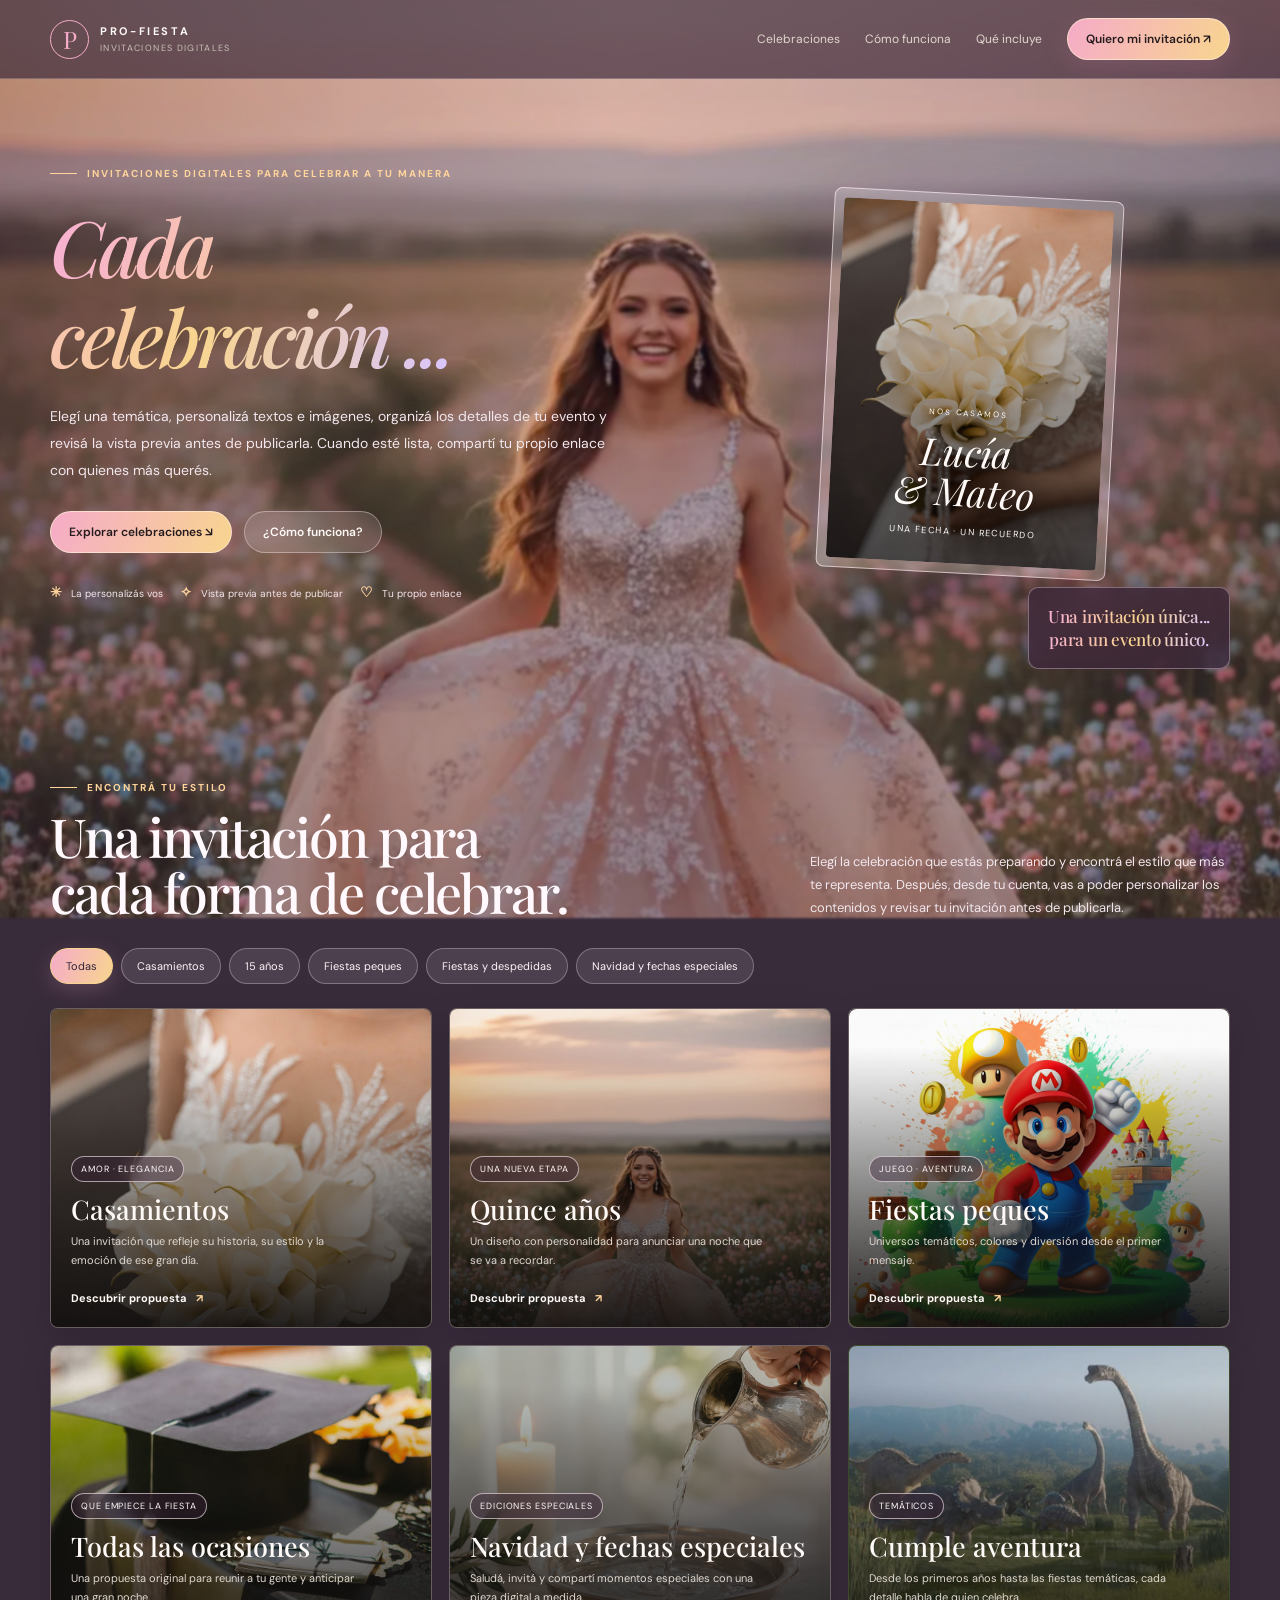
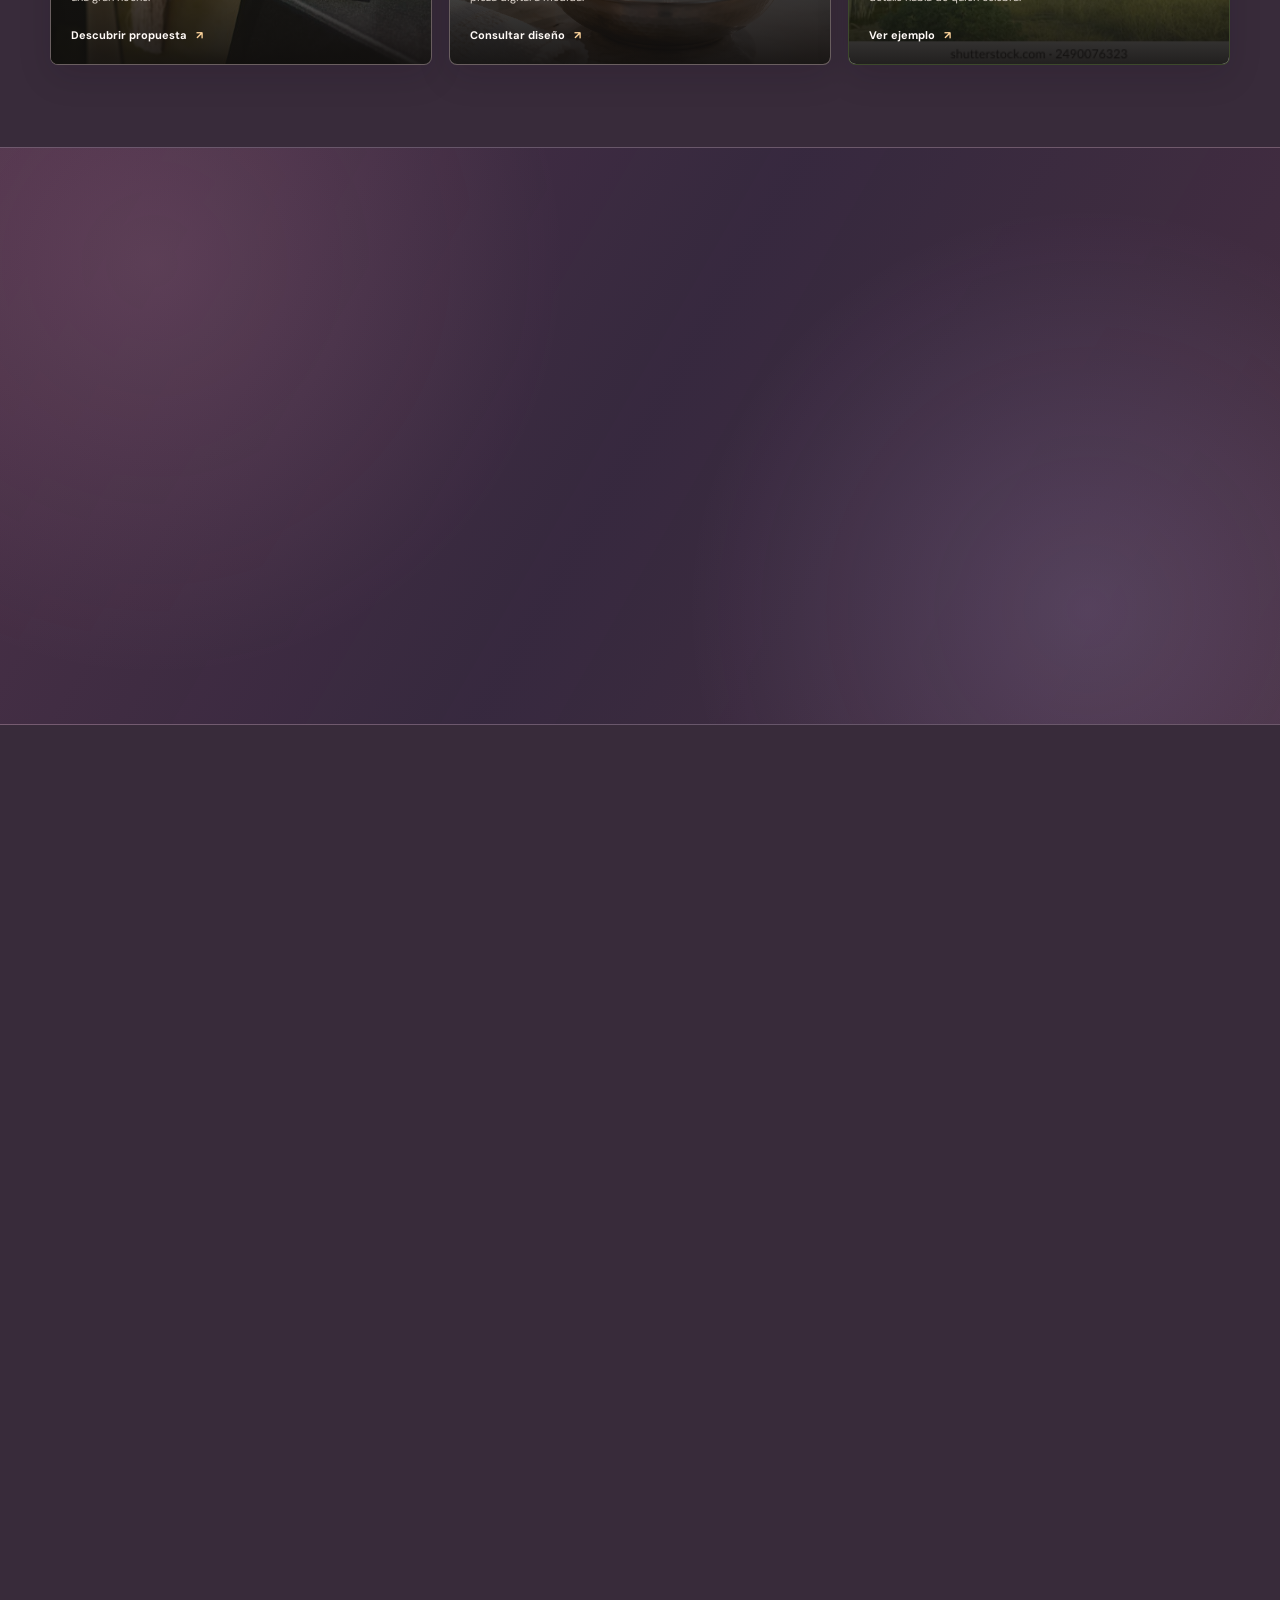
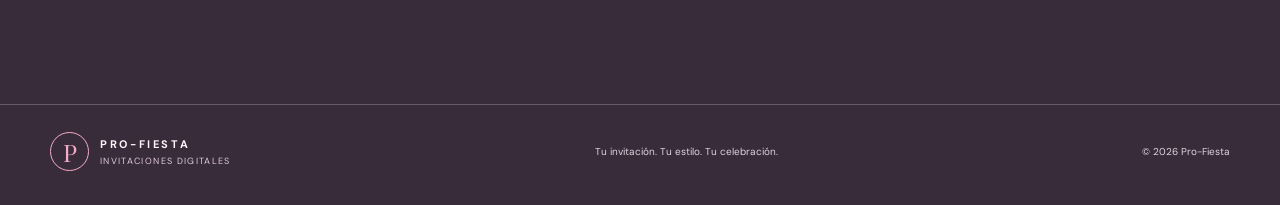
<file: index.html>
<!doctype html>
<html lang="es">
  <head>
    <meta charset="UTF-8" />
    <meta name="viewport" content="width=device-width,initial-scale=1" />
    <meta name="theme-color" content="#35302e" />
    <meta
      name="description"
      content="Creá tu invitación digital personalizada desde tu propio dashboard: elegí diseño, editá las secciones, previsualizá y publicá tu enlace."
    />
    <title>Pro-Fiesta · Invitaciones digitales con identidad</title>
    <link rel="preconnect" href="https://fonts.googleapis.com" />
    <link rel="preconnect" href="https://fonts.gstatic.com" crossorigin />
    <link
      href="https://fonts.googleapis.com/css2?family=DM+Sans:wght@400;500;600;700&family=Playfair+Display:ital,wght@0,500;0,600;1,500;1,600&display=swap"
      rel="stylesheet"
    />
    <style>
      :root {
        --accent: #f0a9c2;
        --accent-gold: #f5d18b;
        --accent-lilac: #c9b5ff;
        --ink: #fffaf7;
        --muted: #e8dce0;
        --line: rgba(255, 255, 255, 0.24);
        --ease: cubic-bezier(0.2, 0.8, 0.2, 1);
      }
      * {
        box-sizing: border-box;
      }
      html {
        scroll-behavior: smooth;
        scroll-padding-top: 85px;
      }
      body {
        margin: 0;
        background: #382b38;
        color: var(--ink);
        font-family: "DM Sans", sans-serif;
        overflow-x: hidden;
      }
      a {
        color: inherit;
        text-decoration: none;
      }
      button {
        font: inherit;
        cursor: pointer;
      }
      .background {
        position: fixed;
        inset: -2%;
        z-index: -3;
        background: url("assets/img/book/15.webp") center 30% / cover no-repeat;
        filter: blur(1px) saturate(1.12) brightness(1.08);
        animation: drift 28s ease-in-out infinite alternate;
      }
      .background:after {
        content: "";
        position: absolute;
        inset: 0;
        background:
          linear-gradient(
            90deg,
            rgba(36, 22, 36, 0.38),
            rgba(42, 27, 43, 0.16) 52%,
            rgba(37, 23, 37, 0.3)
          ),
          linear-gradient(
            180deg,
            rgba(40, 25, 40, 0.08),
            rgba(35, 22, 37, 0.34)
          );
      }
      .container {
        width: min(1180px, calc(100% - 56px));
        margin: auto;
      }
      .topbar {
        position: sticky;
        top: 0;
        z-index: 20;
        background: rgba(51, 35, 49, 0.7);
        backdrop-filter: blur(18px);
        border-bottom: 1px solid var(--line);
      }
      .nav {
        height: 78px;
        display: flex;
        align-items: center;
        justify-content: space-between;
        gap: 22px;
      }
      .brand {
        display: flex;
        align-items: center;
        gap: 11px;
        flex-shrink: 0;
      }
      .brand-mark {
        width: 39px;
        height: 39px;
        border: 1px solid var(--accent);
        border-radius: 50%;
        display: grid;
        place-items: center;
        color: var(--accent);
        font:
          24px "Playfair Display",
          serif;
      }
      .brand-name {
        display: block;
        font-size: 11px;
        font-weight: 700;
        letter-spacing: 0.24em;
      }
      .brand-sub {
        display: block;
        margin-top: 4px;
        font-size: 9px;
        color: #c9bfb5;
        letter-spacing: 0.15em;
        text-transform: uppercase;
      }
      .navlinks {
        display: flex;
        align-items: center;
        gap: 25px;
        font-size: 12px;
        color: #e0d7cd;
      }
      .navlinks a:hover {
        color: var(--accent);
      }
      .nav-cta,
      .button {
        display: inline-flex;
        align-items: center;
        justify-content: center;
        gap: 9px;
        border: 1px solid rgba(255, 255, 255, 0.32);
        border-radius: 999px;
        padding: 12px 18px;
        font-size: 12px;
        font-weight: 600;
        transition:
          transform 0.25s var(--ease),
          background 0.25s,
          border-color 0.25s;
      }
      .nav-cta,
      .button-primary {
        background: var(--accent);
        color: #251b1e;
        border-color: var(--accent);
      }
      .nav-cta:hover,
      .button:hover {
        transform: translateY(-2px);
      }
      .button-quiet {
        background: rgba(255, 255, 255, 0.07);
        backdrop-filter: blur(12px);
      }
      .button-quiet:hover {
        background: rgba(255, 255, 255, 0.14);
      }
      .mobile-cta {
        display: none;
      }
      .hero {
        min-height: 620px;
        display: grid;
        grid-template-columns: 1.08fr 0.92fr;
        align-items: center;
        gap: 48px;
        padding-top: 65px;
        padding-bottom: 75px;
      }
      .eyebrow {
        display: flex;
        align-items: center;
        gap: 10px;
        color: var(--accent);
        font-size: 10px;
        font-weight: 700;
        letter-spacing: 0.2em;
        text-transform: uppercase;
      }
      .eyebrow:before {
        content: "";
        width: 27px;
        height: 1px;
        background: currentColor;
      }
      .hero h1 {
        font:
          500 clamp(3.2rem, 6.1vw, 5.9rem)/0.98 "Playfair Display",
          serif;
        letter-spacing: -0.055em;
        margin: 22px 0;
        max-width: 700px;
      }
      .hero h1 em {
        color: var(--accent);
        font-weight: 500;
      }
      .hero h1 {
        transition: none;
        will-change: clip-path, opacity;
        clip-path: inset(0 0 0 0);
      }
      .hero h1.hero-title-wipe-out {
        animation: heroWipeOut 0.72s cubic-bezier(0.7, 0, 0.3, 1) both;
      }
      .hero h1.hero-title-wipe-in {
        animation: heroWipeIn 0.82s cubic-bezier(0.2, 0.75, 0.25, 1) both;
      }
      @keyframes heroWipeOut {
        0% {
          clip-path: inset(0 0 0 0);
          opacity: 1;
          filter: blur(0);
          transform: translateX(0);
        }
        100% {
          clip-path: inset(0 100% 0 0);
          opacity: 0.2;
          filter: blur(3px);
          transform: translateX(-8px);
        }
      }
      @keyframes heroWipeIn {
        0% {
          /* Se revela de izquierda a derecha */
          clip-path: inset(0 100% 0 0);
          opacity: 0.35;
          filter: blur(3px);
          transform: translateX(8px);
        }
        100% {
          clip-path: inset(0 0 0 0);
          opacity: 1;
          filter: blur(0);
          transform: translateX(0);
        }
      }
      .mockup-inner {
        transition:
          opacity 0.65s ease,
          filter 0.65s ease,
          transform 0.65s ease;
        background-size: cover;
      }
      .mockup-inner.is-image-changing {
        opacity: 0.22;
        filter: blur(5px);
        transform: scale(0.975);
      }
      .mockup-content {
        transition:
          opacity 0.55s ease,
          transform 0.55s ease,
          filter 0.55s ease;
      }
      .mockup-content.is-changing {
        opacity: 0;
        transform: translateY(10px);
        filter: blur(3px);
      }
      .hero h1:focus {
        outline: none;
      }
      .hero-copy {
        max-width: 560px;
        color: #e0d7ce;
        font-size: 14px;
        line-height: 1.9;
        margin: 0;
      }
      .hero-actions {
        display: flex;
        flex-wrap: wrap;
        gap: 12px;
        margin-top: 28px;
      }
      .trust-row {
        display: flex;
        flex-wrap: wrap;
        gap: 17px;
        margin-top: 30px;
        color: #d3c8bd;
        font-size: 10px;
      }
      .trust-row b {
        color: var(--accent);
        font-size: 14px;
        margin-right: 6px;
      }
      .hero-showcase {
        position: relative;
        min-height: 410px;
        display: grid;
        place-items: center;
      }
      .glow {
        position: absolute;
        width: 80%;
        aspect-ratio: 1;
        border-radius: 50%;
        background: rgba(202, 135, 164, 0.2);
        filter: blur(45px);
      }
      .mockup {
        position: relative;
        width: min(290px, 76%);
        height: 380px;
        border: 1px solid rgba(255, 255, 255, 0.38);
        border-radius: 8px;
        padding: 9px;
        background: rgba(255, 255, 255, 0.09);
        box-shadow: 0 32px 90px #0007;
        transform: rotate(3deg);
        animation: float 6s ease-in-out infinite;
      }
      .mockup-inner {
        height: 100%;
        position: relative;
        overflow: hidden;
        border-radius: 4px;
        background:
          linear-gradient(
            180deg,
            rgba(24, 18, 20, 0.06),
            rgba(17, 14, 14, 0.72)
          ),
          url("assets/img/book/flores.jpeg") center/cover;
      }
      .mockup-content {
        position: absolute;
        inset: auto 20px 26px;
        text-align: center;
        text-shadow: 0 2px 20px #000;
      }
      .mockup-kicker {
        font-size: 8px;
        letter-spacing: 0.23em;
        text-transform: uppercase;
      }
      .mockup-names {
        font:
          italic 38px/1.05 "Playfair Display",
          serif;
        margin: 14px 0;
      }
      .mockup-date {
        font-size: 9px;
        letter-spacing: 0.16em;
      }
      .floating-note {
        position: absolute;
        right: 0;
        bottom: -80px;
        max-width: 250px;
        padding: 17px 19px;
        text-align: center;

        /* Cristal traslúcido */
        background: linear-gradient(
          135deg,
          rgba(61, 39, 56, 0.72),
          rgba(49, 36, 51, 0.56)
        );
        border: 1px solid rgba(248, 213, 143, 0.42);
        border-radius: 10px;
        backdrop-filter: blur(18px) saturate(135%);
        -webkit-backdrop-filter: blur(18px) saturate(135%);

        box-shadow:
          0 15px 45px rgba(30, 12, 33, 0.24),
          inset 0 1px 0 rgba(255, 248, 225, 0.12);
      }

      /* Ambas frases con idéntico tamaño y degradado */
      .floating-note strong,
      .floating-note span {
        display: block;
        margin: 0;
        font:
          500 17px/1.35 "Playfair Display",
          serif;
        letter-spacing: -0.015em;

        background: linear-gradient(
          100deg,
          #f7b3ce 5%,
          #f8d58f 55%,
          #d9c5ff 100%
        );

        -webkit-background-clip: text;
        background-clip: text;
        color: transparent;

        text-shadow: 0 2px 14px rgba(248, 213, 143, 0.08);
      }

      .floating-note span {
        margin-top: 3px;
      }

      .section {
        padding: 82px 0;
      }
      .section-head {
        display: flex;
        align-items: end;
        justify-content: space-between;
        gap: 30px;
        margin-bottom: 28px;
      }
      .section-head h2,
      .steps-copy h2,
      .closing h2 {
        font:
          500 clamp(2.2rem, 4.2vw, 3.7rem)/1.04 "Playfair Display",
          serif;
        letter-spacing: -0.04em;
        margin: 14px 0 0;
      }
      .section-head p {
        max-width: 420px;
        color: var(--muted);
        font-size: 13px;
        line-height: 1.8;
        margin: 0;
      }
      .filters {
        display: flex;
        gap: 8px;
        flex-wrap: wrap;
        margin: 28px 0 24px;
      }
      .filter {
        color: #e7ddd3;
        background: rgba(255, 255, 255, 0.06);
        border: 1px solid rgba(255, 255, 255, 0.2);
        border-radius: 999px;
        padding: 10px 15px;
        font-size: 11px;
        transition: all 0.2s;
      }
      .filter:hover,
      .filter.active {
        background: var(--accent);
        border-color: var(--accent);
        color: #251b1e;
      }
      .cards {
        display: grid;
        grid-template-columns: repeat(3, minmax(0, 1fr));
        gap: 17px;
      }
      .event-card {
        min-width: 0;
        position: relative;
        min-height: 320px;
        border: 1px solid rgba(255, 255, 255, 0.2);
        border-radius: 8px;
        overflow: hidden;
        background: #292320;
        isolation: isolate;
        transition:
          transform 0.35s var(--ease),
          border-color 0.3s;
      }
      .event-card:hover {
        transform: translateY(-6px);
        border-color: rgba(255, 255, 255, 0.5);
      }
      .event-card[hidden] {
        display: none;
      }
      .card-image {
        position: absolute;
        inset: 0;
        z-index: -2;
        background-size: cover;
        background-position: center 10%;
        transition: transform 0.65s var(--ease);
      }
      .event-card:hover .card-image {
        transform: scale(1.06);
      }
      .card-image:after {
        content: "";
        position: absolute;
        inset: 0;
        background: linear-gradient(
          180deg,
          rgba(17, 15, 14, 0.02) 12%,
          rgba(17, 15, 14, 0.38) 45%,
          rgba(17, 15, 14, 0.93) 100%
        );
      }
      .card-body {
        position: absolute;
        inset: auto 20px 20px;
      }
      .card-tag {
        display: inline-flex;
        border: 1px solid rgba(255, 255, 255, 0.44);
        background: rgba(24, 20, 19, 0.3);
        backdrop-filter: blur(9px);
        padding: 6px 9px;
        border-radius: 999px;
        font-size: 9px;
        letter-spacing: 0.1em;
        text-transform: uppercase;
      }
      .card-body h3 {
        font:
          500 27px/1.08 "Playfair Display",
          serif;
        margin: 13px 0 8px;
      }
      .card-body p {
        font-size: 11px;
        line-height: 1.7;
        color: #e0d8d0;
        max-width: 300px;
        margin: 0 0 16px;
      }
      .card-link {
        display: inline-flex;
        align-items: center;
        gap: 9px;
        font-size: 11px;
        font-weight: 700;
      }
      .card-link span {
        color: var(--accent);
        transition: transform 0.2s;
      }
      .card-link:hover span {
        transform: translateX(4px);
      }
      .empty-state {
        display: none;
        border: 1px dashed var(--line);
        padding: 30px;
        border-radius: 8px;
        color: var(--muted);
        text-align: center;
      }
      .benefits {
        border-top: 1px solid var(--line);
        border-bottom: 1px solid var(--line);
        background: rgba(18, 16, 14, 0.48);
      }
      .benefit-grid {
        display: grid;
        grid-template-columns: repeat(3, 1fr);
        gap: 18px;
      }
      .benefit {
        padding: 23px;
        border: 1px solid var(--line);
        border-radius: 8px;
        background: rgba(255, 255, 255, 0.045);
      }
      .benefit-icon {
        width: 42px;
        height: 42px;
        border: 1px solid #d7a5b78c;
        border-radius: 50%;
        display: grid;
        place-items: center;
        color: var(--accent);
        font-size: 19px;
      }
      .benefit h3 {
        font:
          500 23px "Playfair Display",
          serif;
        margin: 18px 0 9px;
      }
      .benefit p,
      .steps-copy p {
        font-size: 12px;
        line-height: 1.85;
        color: var(--muted);
        margin: 0;
      }
      .steps {
        display: grid;
        grid-template-columns: 0.8fr 1.2fr;
        gap: 70px;
        align-items: start;
      }
      .steps-copy p {
        max-width: 400px;
        margin: 18px 0 22px;
        font-size: 13px;
      }
      .steps-list {
        border-top: 1px solid var(--line);
      }
      .step {
        display: grid;
        grid-template-columns: 45px 1fr;
        gap: 18px;
        padding: 22px 0;
        border-bottom: 1px solid var(--line);
      }
      .step-number {
        font:
          italic 24px "Playfair Display",
          serif;
        color: var(--accent);
      }
      .step h3 {
        font-size: 14px;
        margin: 0 0 7px;
      }
      .step p {
        font-size: 12px;
        color: var(--muted);
        line-height: 1.8;
        margin: 0;
      }
      .closing {
        padding: 65px 0 78px;
      }
      .closing-panel {
        position: relative;
        overflow: hidden;
        display: flex;
        align-items: center;
        justify-content: space-between;
        gap: 30px;
        padding: clamp(28px, 5vw, 55px);
        border: 1px solid rgba(255, 255, 255, 0.25);
        border-radius: 10px;
        background:
          linear-gradient(
            110deg,
            rgba(215, 165, 183, 0.2),
            rgba(27, 23, 21, 0.85)
          ),
          url("assets/img/book/casamiento.webp") center/cover;
      }
      .closing h2 {
        max-width: 650px;
      }
      .closing p {
        color: #e0d7cf;
        font-size: 13px;
        line-height: 1.8;
        max-width: 580px;
      }
      .footer {
        border-top: 1px solid var(--line);
        padding: 27px 0 34px;
        color: #bdb2a7;
        font-size: 10px;
      }
      .footer-inner {
        display: flex;
        justify-content: space-between;
        align-items: center;
        gap: 18px;
        flex-wrap: wrap;
      }
      .footer .brand-name {
        color: #f4ebe2;
      }
      .reveal {
        opacity: 0;
        transform: translateY(17px);
        transition:
          opacity 0.65s var(--ease),
          transform 0.65s var(--ease);
      }
      .reveal.in-view {
        opacity: 1;
        transform: none;
      }
      @keyframes float {
        0%,
        100% {
          transform: rotate(3deg) translateY(0);
        }
        50% {
          transform: rotate(1deg) translateY(-10px);
        }
      }
      @keyframes drift {
        from {
          transform: scale(1.03) translate3d(0, 0, 0);
        }
        to {
          transform: scale(1.09) translate3d(-0.5%, 0.5%, 0);
        }
      }
      @media (max-width: 900px) {
        .container {
          width: min(100% - 40px, 740px);
        }
        .navlinks {
          gap: 15px;
        }
        .navlinks a:not(.nav-cta) {
          display: none;
        }
        .hero {
          grid-template-columns: 1fr 0.75fr;
          gap: 20px;
          min-height: 570px;
        }
        .mockup {
          height: 330px;
          width: 225px;
        }
        .mockup-names {
          font-size: 31px;
        }
        .floating-note {
          right: -5px;
          bottom: 8px;
          max-width: 180px;
        }
        .cards {
          grid-template-columns: repeat(2, minmax(0, 1fr));
        }
        .section {
          padding: 68px 0;
        }
        .steps {
          gap: 35px;
        }
      }
      @media (max-width: 620px) {
        .container {
          width: calc(100% - 36px);
        }
        .nav {
          height: 66px;
        }
        .brand-mark {
          width: 35px;
          height: 35px;
        }
        .brand-name {
          font-size: 10px;
        }
        .brand-sub {
          font-size: 8px;
        }
        .navlinks {
          display: none;
        }
        .mobile-cta {
          display: inline-flex;
          padding: 11px 13px;
          font-size: 10px;
        }
        .hero {
          display: flex;
          flex-direction: column;
          align-items: stretch;
          gap: 8px;
          min-height: 0;
          padding-top: 58px;
          padding-bottom: 40px;
        }
        .hero h1 {
          font-size: clamp(3rem, 13.5vw, 4.6rem);
          margin: 19px 0;
        }
        .hero-copy {
          font-size: 13px;
          line-height: 1.85;
        }
        .hero-actions {
          margin-top: 22px;
        }
        .button {
          font-size: 11px;
          padding: 12px 14px;
        }
        .trust-row {
          gap: 12px;
          margin-top: 22px;
          font-size: 9px;
        }
        .hero-showcase {
          min-height: 330px;
          margin-top: 8px;
        }
        .mockup {
          height: 300px;
          width: 220px;
        }
        .floating-note {
          right: 0;
          bottom: 6px;
        }
        .section {
          padding: 55px 0;
        }
        .section-head {
          display: block;
          margin-bottom: 20px;
        }
        .section-head p {
          margin-top: 15px;
        }
        .section-head h2,
        .steps-copy h2,
        .closing h2 {
          font-size: 2.5rem;
        }
        .filters {
          gap: 7px;
          margin: 21px 0;
        }
        .filter {
          font-size: 10px;
          padding: 9px 12px;
        }
        .cards {
          grid-template-columns: 1fr;
          gap: 13px;
        }
        .event-card {
          min-height: 330px;
        }
        .benefit-grid {
          grid-template-columns: 1fr;
          gap: 12px;
        }
        .benefit {
          padding: 20px;
        }
        .steps {
          grid-template-columns: 1fr;
          gap: 24px;
        }
        .closing {
          padding: 48px 0;
        }
        .closing-panel {
          display: block;
          padding: 26px 22px;
        }
        .closing-panel .button {
          margin-top: 9px;
        }
        .footer-inner {
          align-items: flex-start;
          flex-direction: column;
          gap: 12px;
        }
        .floating-note {
          max-width: 230px;
          padding: 14px 15px;
        }

        .floating-note strong,
        .floating-note span {
          font-size: 15px;
          line-height: 1.35;
        }
      }
      @media (prefers-reduced-motion: reduce) {
        *,
        *:before,
        *:after {
          animation: none !important;
          transition: none !important;
          scroll-behavior: auto !important;
        }
        .reveal {
          opacity: 1;
          transform: none;
        }
      }

      /* ── Pro-Fiesta: capa visual más luminosa y festiva ── */
      :root {
        --accent: #f5abc8;
        --accent-gold: #f8d58f;
        --accent-lilac: #cbbaff;
        --line: rgba(255, 239, 249, 0.25);
      }
      body {
        background: #382b3a;
      }
      .background:after {
        background:
          linear-gradient(
            90deg,
            rgba(37, 23, 43, 0.34),
            rgba(44, 28, 48, 0.16) 48%,
            rgba(44, 27, 44, 0.28)
          ),
          linear-gradient(
            180deg,
            rgba(42, 25, 45, 0.08),
            rgba(36, 22, 39, 0.31)
          );
      }
      .topbar {
        background: rgba(55, 36, 55, 0.66);
        border-bottom-color: rgba(255, 231, 245, 0.24);
      }
      .brand-mark {
        transition:
          color 0.35s,
          border-color 0.35s,
          background 0.35s,
          transform 0.45s var(--ease),
          box-shadow 0.35s;
      }
      .brand:hover .brand-mark {
        color: #342336;
        border-color: var(--accent-gold);
        background: linear-gradient(135deg, var(--accent), var(--accent-gold));
        transform: rotate(-12deg) scale(1.08);
        box-shadow: 0 0 24px rgba(245, 171, 200, 0.38);
      }
      .brand-name {
        transition: color 0.3s;
      }
      .brand:hover .brand-name {
        color: var(--accent-gold);
      }
      .navlinks a {
        transition:
          color 0.25s,
          text-shadow 0.25s;
      }
      .navlinks a:hover {
        color: #ffd99b;
        text-shadow: 0 0 16px rgba(255, 217, 155, 0.28);
      }
      .nav-cta,
      .button-primary {
        background: linear-gradient(115deg, #f5abc8, #f8d58f);
        border-color: rgba(255, 239, 219, 0.7);
        box-shadow: 0 7px 24px rgba(214, 126, 165, 0.18);
        transition:
          transform 0.3s var(--ease),
          box-shadow 0.3s,
          filter 0.3s;
      }
      .nav-cta:hover,
      .button-primary:hover {
        transform: translateY(-3px);
        box-shadow: 0 12px 32px rgba(236, 155, 191, 0.32);
        filter: saturate(1.1);
      }
      .button-quiet {
        background: rgba(255, 248, 252, 0.12);
        border-color: rgba(255, 239, 249, 0.38);
      }
      .button-quiet:hover {
        background: rgba(255, 248, 252, 0.22);
        border-color: var(--accent-gold);
      }
      .eyebrow {
        color: #ffd59c;
      }
      .hero h1 em {
        background: linear-gradient(
          100deg,
          #f7b3ce 5%,
          #f8d58f 55%,
          #d9c5ff 100%
        );
        -webkit-background-clip: text;
        background-clip: text;
        color: transparent;
      }
      .hero-copy,
      .section-head p,
      .closing p {
        color: #f2e7ed;
      }
      .trust-row {
        color: #f4e6ed;
      }
      .trust-row b {
        color: #ffd59c;
      }
      .glow {
        background: radial-gradient(
          circle,
          rgba(246, 168, 204, 0.38),
          rgba(203, 186, 255, 0.18) 48%,
          transparent 72%
        );
        filter: blur(36px);
      }
      .mockup {
        border-color: rgba(255, 238, 247, 0.65);
        background: rgba(255, 242, 249, 0.18);
        box-shadow:
          0 32px 90px rgba(22, 10, 25, 0.35),
          0 0 36px rgba(245, 171, 200, 0.12);
      }
      .floating-note {
        background: rgba(58, 38, 57, 0.78);
        border-color: rgba(255, 230, 243, 0.35);
        box-shadow: 0 15px 45px rgba(30, 12, 33, 0.22);
      }
      .floating-note span {
        color: #f2e1eb;
      }
      .section-head h2,
      .steps-copy h2,
      .closing h2 {
        color: #fff8fc;
      }
      .filters .filter {
        background: rgba(255, 248, 252, 0.1);
        border-color: rgba(255, 239, 249, 0.3);
        color: #fff2f8;
      }
      .filter:hover,
      .filter.active {
        background: linear-gradient(110deg, #f5abc8, #f8d58f);
        border-color: #f8d58f;
        color: #35243a;
        box-shadow: 0 6px 22px rgba(245, 171, 200, 0.2);
      }
      .event-card {
        border-color: rgba(255, 236, 246, 0.3);
        box-shadow: 0 12px 34px rgba(20, 10, 24, 0.12);
        transition:
          transform 0.42s var(--ease),
          border-color 0.3s,
          box-shadow 0.42s var(--ease);
      }
      .event-card:hover {
        transform: translateY(-9px) scale(1.015);
        border-color: rgba(255, 220, 236, 0.85);
        box-shadow:
          0 24px 50px rgba(19, 8, 23, 0.3),
          0 0 0 1px rgba(245, 171, 200, 0.14);
      }
      .event-card:hover .card-image {
        transform: scale(1.09);
      }
      .card-tag {
        border-color: rgba(255, 238, 247, 0.6);
        background: rgba(59, 35, 56, 0.42);
      }
      .card-link span {
        color: #ffd59c;
      }
      .benefits {
        position: relative;
        isolation: isolate;
        background: linear-gradient(
          120deg,
          rgba(91, 54, 83, 0.55),
          rgba(53, 39, 67, 0.5),
          rgba(83, 51, 72, 0.52)
        );
        border-color: rgba(255, 231, 245, 0.24);
      }
      .benefits:before {
        content: "";
        position: absolute;
        inset: 0;
        z-index: -1;
        pointer-events: none;
        background:
          radial-gradient(
            circle at 12% 20%,
            rgba(245, 171, 200, 0.13),
            transparent 34%
          ),
          radial-gradient(
            circle at 85% 80%,
            rgba(203, 186, 255, 0.15),
            transparent 34%
          );
      }
      .benefit-grid {
        perspective: 1000px;
        align-items: stretch;
      }
      .benefit {
        position: relative;
        isolation: isolate;
        overflow: hidden;
        min-height: 245px;
        padding: 28px 25px;
        border: 1px solid rgba(255, 233, 245, 0.27);
        border-radius: 14px;
        background: linear-gradient(
          145deg,
          rgba(255, 248, 252, 0.12),
          rgba(255, 248, 252, 0.045)
        );
        box-shadow: 0 10px 30px rgba(23, 10, 28, 0.1);
        transform: translateY(0);
        transition:
          transform 0.42s var(--ease),
          border-color 0.35s,
          background 0.35s,
          box-shadow 0.42s var(--ease);
      }
      .benefit:before {
        content: "";
        position: absolute;
        z-index: -1;
        width: 190px;
        height: 190px;
        right: -85px;
        top: -100px;
        border-radius: 50%;
        background: var(--benefit-glow, rgba(245, 171, 200, 0.25));
        filter: blur(10px);
        opacity: 0.45;
        transition:
          transform 0.55s var(--ease),
          opacity 0.35s;
      }
      .benefit:nth-child(2) {
        --benefit-glow: rgba(203, 186, 255, 0.34);
      }
      .benefit:nth-child(3) {
        --benefit-glow: rgba(248, 213, 143, 0.34);
      }
      .benefit:hover,
      .benefit:focus-within {
        transform: translateY(-10px) scale(1.025);
        border-color: rgba(255, 218, 236, 0.88);
        background: linear-gradient(
          145deg,
          rgba(255, 248, 252, 0.2),
          rgba(255, 248, 252, 0.085)
        );
        box-shadow:
          0 22px 48px rgba(20, 8, 27, 0.25),
          0 0 0 1px rgba(245, 171, 200, 0.12);
      }
      .benefit:hover:before,
      .benefit:focus-within:before {
        transform: scale(1.55);
        opacity: 0.9;
      }
      .benefit-icon {
        width: 48px;
        height: 48px;
        border-color: rgba(245, 171, 200, 0.7);
        background: rgba(245, 171, 200, 0.1);
        color: #ffd0e1;
        font-size: 21px;
        transition:
          transform 0.45s var(--ease),
          background 0.35s,
          color 0.35s,
          border-color 0.35s,
          box-shadow 0.35s;
      }
      .benefit:hover .benefit-icon,
      .benefit:focus-within .benefit-icon {
        transform: rotate(-10deg) scale(1.12);
        background: linear-gradient(135deg, #f5abc8, #f8d58f);
        border-color: transparent;
        color: #38253a;
        box-shadow: 0 7px 24px rgba(245, 171, 200, 0.26);
      }
      .benefit h3 {
        color: #fff8fc;
        transition:
          color 0.3s,
          transform 0.3s;
      }
      .benefit:hover h3,
      .benefit:focus-within h3 {
        color: #ffdbac;
        transform: translateX(3px);
      }
      .benefit p,
      .steps-copy p {
        color: #eadde7;
      }
      .step {
        border-color: rgba(255, 231, 245, 0.24);
      }
      .step-number {
        color: #ffd59c;
      }
      .step p {
        color: #eadde7;
      }
      .closing-panel {
        border-color: rgba(255, 231, 245, 0.4);
        background:
          linear-gradient(
            105deg,
            rgba(77, 45, 76, 0.66),
            rgba(43, 31, 53, 0.48)
          ),
          url("assets/img/book/15.webp") center 35% / cover;
        box-shadow: 0 18px 55px rgba(22, 10, 25, 0.15);
      }
      .footer {
        border-top-color: rgba(255, 231, 245, 0.25);
        color: #e2d3df;
      }
      .footer .brand-name {
        color: #fff4fb;
      }
      .footer .brand-sub {
        color: #e1cbdc;
      }
      .reveal {
        transition:
          opacity 0.7s var(--ease),
          transform 0.7s var(--ease);
      }
      @media (max-width: 620px) {
        .benefit {
          min-height: 0;
        }
        .benefit:hover,
        .benefit:focus-within {
          transform: translateY(-5px) scale(1.01);
        }
        .hero {
          padding-top: 48px;
        }
        .background:after {
          background:
            linear-gradient(
              90deg,
              rgba(37, 23, 43, 0.43),
              rgba(44, 28, 48, 0.27)
            ),
            linear-gradient(
              180deg,
              rgba(42, 25, 45, 0.1),
              rgba(36, 22, 39, 0.37)
            );
        }
      }
      @media (prefers-reduced-motion: reduce) {
        *,
        *::before,
        *::after {
          scroll-behavior: auto !important;
          animation-duration: 0.01ms !important;
          animation-iteration-count: 1 !important;
          transition-duration: 0.01ms !important;
        }
      }

      .hero h1 {
        line-height: 1.15;
        min-height: 2.3em;
      }

      
/* La tarjeta mantiene el contenido dentro de sus límites,
   pero permite que Mario sobresalga */
.event-card.mario-card {
  position: relative;
  overflow: visible;
  isolation: isolate;
}

/* La imagen de fondo conserva sus bordes */
.event-card.mario-card .card-image {
  overflow: hidden;
  border-radius: inherit;
}

/* Oscurecimiento inicial: invisible hasta hacer hover */
.event-card.mario-card::after {
  content: "";
  position: absolute;
  inset: 0;
  z-index: 2;
  border-radius: inherit;
  background: rgba(10, 8, 18, 0.58);
  opacity: 0;
  pointer-events: none;
  transition: opacity 0.35s ease;
}

/* Mario permanece oculto antes de la interacción */
.event-card.mario-card .mario-popout {
  position: absolute;
  z-index: 5;
  width: 145px;
  height: auto;
  right: 5px;
  top: -48px;
  object-fit: contain;
  pointer-events: none;

  opacity: 0;
  visibility: hidden;
  transform: translateY(65px) scale(0.72);
  transform-origin: center bottom;

  filter: drop-shadow(0 10px 9px rgba(0, 0, 0, 0.35));
}

/* Al pasar el mouse, se oscurece primero el fondo */
.event-card.mario-card:hover::after {
  opacity: 1;
  transition-delay: 0s;
}

/* Después aparece Mario con un salto */
.event-card.mario-card:hover .mario-popout {
  visibility: visible;
  animation: mario-entra-salto 0.65s cubic-bezier(0.2, 0.85, 0.25, 1)
    0.12s both;
}

@keyframes mario-entra-salto {
  0% {
    opacity: 0;
    transform: translateY(65px) scale(0.72);
  }

  55% {
    opacity: 1;
    transform: translateY(-13px) scale(1.04);
  }

  75% {
    transform: translateY(5px) scale(0.98);
  }

  100% {
    opacity: 1;
    transform: translateY(0) scale(1);
  }
}

/* Accesibilidad: evita animaciones para quien las desactive */
@media (prefers-reduced-motion: reduce) {
  .event-card.mario-card::after {
    transition: none;
  }

  .event-card.mario-card:hover .mario-popout {
    animation: none;
    opacity: 1;
    visibility: visible;
    transform: none;
  }
}

@media (max-width: 620px) {
  .event-card.mario-card .mario-popout {
    width: 112px;
    right: 2px;
    top: -35px;
  }
}


/* Personaje jurásico: más grande y centrado */
.event-card.dino-card .dino-popout {
  position: absolute;
  z-index: 5;

  width: 230px;
  max-width: 65%;
  height: auto;

  left: 50%;
  right: auto;
  top: -15px;

  object-fit: contain;
  pointer-events: none;
  transform-origin: center bottom;

  opacity: 0;
  visibility: hidden;
  transform: translate(-50%, 65px) scale(0.72);

  filter: drop-shadow(0 12px 12px rgba(0, 0, 0, 0.4));
}

/* Salto desde el centro */
.event-card.dino-card:hover .dino-popout {
  visibility: visible;
  animation: dino-entra-salto 0.65s
    cubic-bezier(0.2, 0.85, 0.25, 1) 0.12s both;
}

@keyframes dino-entra-salto {
  0% {
    opacity: 0;
    transform: translate(-50%, 65px) scale(0.72);
  }

  55% {
    opacity: 1;
    transform: translate(-50%, -13px) scale(1.04);
  }

  75% {
    transform: translate(-50%, 5px) scale(0.98);
  }

  100% {
    opacity: 1;
    transform: translate(-50%, 0) scale(1);
  }
}

/* Ajuste para móviles */
@media (max-width: 620px) {
  .event-card.dino-card .dino-popout {
    width: 175px;
    max-width: 65%;
    top: -15px;
  }
}



.event-card.dino-card::after {
  content: "";
  position: absolute;
  inset: 0;
  z-index: 2;
  border-radius: inherit;
  pointer-events: none;

  background:
    radial-gradient(
      ellipse at 50% 35%,
      rgba(35, 75, 35, 0.22) 0%,
      rgba(12, 38, 18, 0.48) 48%,
      rgba(3, 15, 7, 0.70) 100%
    ),
    rgba(5, 20, 8, 0.28);

  opacity: 0;
  transition: opacity 0.4s ease;
}

.event-card.dino-card:hover::after {
  opacity: 1;
}


.event-card.dino-card:hover::after {
  opacity: 1;
}

/* Un borde selvático sutil al activar la tarjeta */
.event-card.dino-card {
  border: 1px solid rgba(124, 190, 83, 0.24);
  transition:
    border-color 0.4s ease,
    box-shadow 0.4s ease;
}

.event-card.dino-card:hover {
  border-color: rgba(151, 218, 101, 0.7);
  box-shadow:
    0 0 0 1px rgba(105, 174, 66, 0.15),
    0 12px 38px rgba(13, 54, 23, 0.32),
    0 0 28px rgba(88, 155, 54, 0.13);
}

/* Resplandor verde y sombra para destacar al dinosaurio */
.event-card.dino-card .dino-popout {
  filter:
    drop-shadow(0 12px 12px rgba(0, 0, 0, 0.5))
    drop-shadow(0 0 12px rgba(111, 202, 74, 0.24));
  transition: filter 0.35s ease;
}

/* El brillo aumenta cuando aparece */
.event-card.dino-card:hover .dino-popout {
  filter:
    drop-shadow(0 14px 13px rgba(0, 0, 0, 0.55))
    drop-shadow(0 0 17px rgba(132, 226, 83, 0.48))
    drop-shadow(0 0 34px rgba(68, 155, 49, 0.25));
}

/* La información también gana contraste */
.event-card.dino-card .card-tag {
  transition:
    background 0.35s ease,
    border-color 0.35s ease,
    color 0.35s ease;
}

.event-card.dino-card:hover .card-tag {
  background: rgba(67, 111, 47, 0.42);
  border-color: rgba(157, 213, 113, 0.55);
  color: #e0f7cf;
}

.event-card.dino-card .card-link {
  transition:
    color 0.3s ease,
    text-shadow 0.3s ease;
}

.event-card.dino-card:hover .card-link {
  color: #c3f39b;
  text-shadow: 0 0 12px rgba(131, 214, 90, 0.3);
}




      


    </style>
  </head>
  <body>
    <div class="background" aria-hidden="true"></div>
    <header class="topbar">
      <div class="container nav">
        <a class="brand" href="#inicio" aria-label="Pro-Fiesta, inicio"
          ><span class="brand-mark">P</span
          ><span
            ><span class="brand-name">PRO-FIESTA</span
            ><span class="brand-sub">Invitaciones digitales</span></span
          ></a
        >
        <nav class="navlinks" aria-label="Navegación principal">
          <a href="#experiencias">Celebraciones</a
          ><a href="#como-funciona">Cómo funciona</a
          ><a href="#ventajas">Qué incluye</a
          ><a class="nav-cta" href="#contacto">Quiero mi invitación ↗</a>
        </nav>
        <a class="nav-cta mobile-cta" href="#contacto">Consultar ↗</a>
      </div>
    </header>
    <main>
      <section class="container hero" id="inicio">
        <div class="hero-text reveal">
          <div class="eyebrow">
            Invitaciones digitales para celebrar a tu manera
          </div>
          <h1 id="heroTitle" aria-live="polite">
            <em>Cada <br />celebración ... </em>
          </h1>
          <p class="hero-copy">
            Elegí una temática, personalizá textos e imágenes, organizá los
            detalles de tu evento y revisá la vista previa antes de publicarla.
            Cuando esté lista, compartí tu propio enlace con quienes más querés.
          </p>
          <div class="hero-actions">
            <a class="button button-primary" href="#experiencias"
              >Explorar celebraciones ↘</a
            ><a class="button button-quiet" href="#como-funciona"
              >¿Cómo funciona?</a
            >
          </div>
          <div class="trust-row">
            <span><b>✳</b> La personalizás vos</span
            ><span><b>✧</b> Vista previa antes de publicar</span
            ><span><b>♡</b> Tu propio enlace</span>
          </div>
        </div>
        <div
          class="hero-showcase reveal"
          aria-label="Ejemplo visual de una invitación digital"
        >
          <div class="glow"></div>
          <div class="mockup">
            <div class="mockup-inner" id="heroMockupImage">
              <div class="mockup-content" id="heroMockupContent">
                <div class="mockup-kicker" id="heroMockupKicker">
                  Nos casamos
                </div>
                <div class="mockup-names" id="heroMockupNames">
                  Lucía<br />&amp; Mateo
                </div>
                <div class="mockup-date" id="heroMockupDate">
                  UNA FECHA · UN RECUERDO
                </div>
              </div>
            </div>
          </div>
          <div class="floating-note">
            <strong>Una invitación única... </br>para un evento único.</strong>
            
          </div>
        </div>
      </section>
      <section class="section" id="experiencias">
        <div class="container">
          <div class="section-head reveal">
            <div>
              <div class="eyebrow">Encontrá tu estilo</div>
              <h2>Una invitación para<br />cada forma de celebrar.</h2>
            </div>
            <p>
              Elegí la celebración que estás preparando y encontrá el estilo que
              más te representa. Después, desde tu cuenta, vas a poder
              personalizar los contenidos y revisar tu invitación antes de
              publicarla.
            </p>
          </div>
          <div
            class="filters reveal"
            role="group"
            aria-label="Filtrar invitaciones por tipo de celebración"
          >
            <button
              class="filter active"
              data-filter="todos"
              aria-pressed="true"
            >
              Todas</button
            ><button
              class="filter"
              data-filter="casamiento"
              aria-pressed="false"
            >
              Casamientos</button
            ><button class="filter" data-filter="quince" aria-pressed="false">
              15 años</button
            ><button class="filter" data-filter="infantil" aria-pressed="false">
              Fiestas peques</button
            ><button class="filter" data-filter="fiesta" aria-pressed="false">
              Fiestas y despedidas</button
            ><button
              class="filter"
              data-filter="temporada"
              aria-pressed="false"
            >
              Navidad y fechas especiales
            </button>
          </div>
          <div class="cards" id="eventCards">
            <article class="event-card reveal" data-category="casamiento">
              <div
                class="card-image"
                style="
                  background-image: url(&quot;assets/img/book/flores.jpeg&quot;);
                "
              ></div>
              <div class="card-body">
                <span class="card-tag">Amor · Elegancia</span>
                <h3>Casamientos</h3>
                <p>
                  Una invitación que refleje su historia, su estilo y la emoción
                  de ese gran día.
                </p>
                <a class="card-link" href="./invitacion.html"
                  >Descubrir propuesta <span>↗</span></a
                >
              </div>
            </article>
            <article class="event-card reveal" data-category="quince">
              <div
                class="card-image"
                style="
                  background-image: url(&quot;assets/img/book/15.webp&quot;);
                "
              ></div>
              <div class="card-body">
                <span class="card-tag">Una nueva etapa</span>
                <h3>Quince años</h3>
                <p>
                  Un diseño con personalidad para anunciar una noche que se va a
                  recordar.
                </p>
                <a class="card-link" href="./evento.html?tema=15"
                  >Descubrir propuesta <span>↗</span></a
                >
              </div>
            </article>
            
<article class="event-card reveal mario-card" data-category="infantil">
  <div
    class="card-image"
    style="background-image: url('assets/img/book/mario-rock.jpg');"
  ></div>

  <!-- Mario saliendo de la tarjeta -->
  <img
    class="mario-popout"
    src="assets/img/book/mario-greeting.png"
    alt=""
    aria-hidden="true"
  />

  <div class="card-body">
    <span class="card-tag">Juego · Aventura</span>
    <h3>Fiestas peques</h3>
    <p>
      Universos temáticos, colores y diversión desde el primer
      mensaje.
    </p>
    <a class="card-link" href="">
      Descubrir propuesta <span>↗</span>
    </a>
  </div>
</article>


            <article class="event-card reveal" data-category="fiesta">
              <div
                class="card-image"
                style="
                  background-image: url(&quot;assets/img/book/graduacion.jpg&quot;);
                "
              ></div>
              <div class="card-body">
                <span class="card-tag">Que empiece la fiesta</span>
                <h3>Todas las ocasiones</h3>
                <p>
                  Una propuesta original para reunir a tu gente y anticipar una
                  gran noche.
                </p>
                <a class="card-link" href="./evento.html"
                  >Descubrir propuesta <span>↗</span></a
                >
              </div>
            </article>
            <article class="event-card reveal" data-category="temporada">
              <div
                class="card-image"
                style="
                  background-image:
                    linear-gradient(
                      145deg,
                      rgba(30, 65, 48, 0.25),
                      rgba(30, 18, 20, 0.4)
                    ),
                    url(&quot;assets/img/book/bautismo.png&quot;);
                "
              ></div>
              <div class="card-body">
                <span class="card-tag">Ediciones especiales</span>
                <h3>Navidad y fechas especiales</h3>
                <p>
                  Saludá, invitá y compartí momentos especiales con una pieza
                  digital a medida.
                </p>
                <a class="card-link" href="#contacto"
                  >Consultar diseño <span>↗</span></a
                >
              </div>
            </article>
            
<article class="event-card reveal dino-card" data-category="infantil">
  <div
    class="card-image"
    style="background-image: url('assets/img/book/jurasico.webp');"
  ></div>

  <!-- Personaje que aparece con el salto -->
  <img
    class="dino-popout"
    src="assets/img/book/pie.png"
    alt=""
    aria-hidden="true"
  />

  <div class="card-body">
    <span class="card-tag">Temáticos</span>
    <h3>Cumple aventura</h3>
    <p>
      Desde los primeros años hasta las fiestas temáticas, cada
      detalle habla de quien celebra.
    </p>
    <a class="card-link" href="./evento.html?tema=cumple-8">
      Ver ejemplo <span>↗</span>
    </a>
  </div>
</article>

          </div>
          <div class="empty-state" id="emptyState">
            Estamos preparando nuevas propuestas para esta categoría.
            ¡Consultanos por una invitación personalizada!
          </div>
        </div>
      </section>
      <section class="section benefits" id="ventajas">
        <div class="container">
          <div class="section-head reveal">
            <div>
              <div class="eyebrow">Tu evento, tus decisiones</div>
              <h2>Diseñá. Revisá.<br />Publicá a tu manera.</h2>
            </div>
            <p>
              Tu invitación se arma desde un panel de edición pensado para que
              tengas el control del contenido, puedas probar cambios y publiques
              cuando estés conforme.
            </p>
          </div>
          <div class="benefit-grid">
            <article class="benefit reveal">
              <div class="benefit-icon">✳</div>
              <h3>Elegí y personalizá</h3>
              <p>
                Seleccioná una temática y un diseño. Editá los textos, la imagen
                principal y los detalles para que la invitación refleje tu
                celebración.
              </p>
            </article>
            <article class="benefit reveal">
              <div class="benefit-icon">↗</div>
              <h3>Todo desde tu dashboard</h3>
              <p>
                Configurá fecha y cuenta regresiva, galería de fotos, regalos o
                CBU, ubicación, dress code y contacto. Revisá la vista previa
                antes de publicar.
              </p>
            </article>
            <article class="benefit reveal">
              <div class="benefit-icon">♡</div>
              <h3>Publicá tu propia URL</h3>
              <p>
                Cuando estés conforme, publicá y obtené un enlace único para
                compartir. Si el servicio lo permite, podrás volver a editar el
                contenido desde tu cuenta.
              </p>
            </article>
          </div>
        </div>
      </section>
      <section class="section" id="como-funciona">
        <div class="container steps">
          <div class="steps-copy reveal">
            <div class="eyebrow">Autogestionada, paso a paso</div>
            <h2>Vos la creás. Vos decidís cuándo publicar.</h2>
            <p>
              Después de contratar el servicio, accedés con tu correo y
              contraseña a un panel privado. Desde ahí podés armar la
              invitación, probar cómo se ve y publicarla cuando esté lista.
            </p>
            <a class="button button-quiet" href="#contacto"
              >Quiero conocer el servicio ↗</a
            >
          </div>
          <div class="steps-list reveal">
            <div class="step">
              <div class="step-number">01</div>
              <div>
                <h3>Contratás y entrás a tu cuenta</h3>
                <p>
                  Recibís acceso a tu dashboard con tu correo y contraseña para
                  comenzar a configurar la invitación.
                </p>
              </div>
            </div>
            <div class="step">
              <div class="step-number">02</div>
              <div>
                <h3>Personalizás y previsualizás</h3>
                <p>
                  Elegís tema y diseño; completás textos, imágenes, fecha,
                  galería, regalos, ubicación, dress code y contacto. Podés
                  revisar los cambios antes de publicar.
                </p>
              </div>
            </div>
            <div class="step">
              <div class="step-number">03</div>
              <div>
                <h3>Publicás y compartís tu enlace</h3>
                <p>
                  Cuando tu invitación esté lista, tocás Publicar y obtenés una
                  URL pública para enviar por WhatsApp o redes sociales.
                </p>
              </div>
            </div>
          </div>
        </div>
      </section>
      <section class="closing" id="contacto">
        <div class="container">
          <div class="closing-panel reveal">
            <div>
              <div class="eyebrow">Tu celebración empieza acá</div>
              <h2>Creá una invitación que hable de vos.</h2>
              <p>
                Conocé el servicio autogestionado de Pro-Fiesta y descubrí cómo
                convertir tu idea en una invitación digital lista para
                compartir.
              </p>
            </div>
            <a
              class="button button-primary"
              href="https://wa.me/?text=Hola%20Pro-Fiesta%2C%20quiero%20consultar%20por%20una%20invitaci%C3%B3n%20digital."
              target="_blank"
              rel="noopener"
              >Consultar por WhatsApp ↗</a
            >
          </div>
        </div>
      </section>
    </main>
    <footer class="footer">
      <div class="container footer-inner">
        <a class="brand" href="#inicio"
          ><span class="brand-mark">P</span
          ><span
            ><span class="brand-name">PRO-FIESTA</span
            ><span class="brand-sub">Invitaciones digitales</span></span
          ></a
        ><span>Tu invitación. Tu estilo. Tu celebración.</span
        ><span>© <span id="year"></span> Pro-Fiesta</span>
      </div>
    </footer>
    <script>
      (() => {
        "use strict";
        const buttons = [...document.querySelectorAll(".filter")],
          cards = [...document.querySelectorAll(".event-card")],
          empty = document.getElementById("emptyState");
        buttons.forEach((button) =>
          button.addEventListener("click", () => {
            const filter = button.dataset.filter;
            let shown = 0;
            buttons.forEach((b) => {
              const active = b === button;
              b.classList.toggle("active", active);
              b.setAttribute("aria-pressed", String(active));
            });
            cards.forEach((card) => {
              const visible =
                filter === "todos" || card.dataset.category === filter;
              card.hidden = !visible;
              if (visible) shown++;
            });
            empty.style.display = shown ? "none" : "block";
          }),
        );
        document.getElementById("year").textContent = new Date().getFullYear();
        const heroTitle = document.getElementById("heroTitle"),
          mockupImage = document.getElementById("heroMockupImage"),
          mockupContent = document.getElementById("heroMockupContent"),
          mockupKicker = document.getElementById("heroMockupKicker"),
          mockupNames = document.getElementById("heroMockupNames"),
          mockupDate = document.getElementById("heroMockupDate");
        const heroSlides = [
          {
            title: "<em>Cada <br> celebración ...</em>",
            image: "assets/img/book/casamiento.webp",
            kicker: "Nos casamos",
            names: "Lucía<br>&amp; Mateo",
            date: "UNA FECHA · UN RECUERDO",
          },
          {
            title: "<em>... cuenta <br> una historia</em>",
            image: "assets/img/book/casamiento.webp",
            kicker: "Nos casamos",
            names: "Lucía<br>&amp; Mateo",
            date: "UNA FECHA · UN RECUERDO",
          },
          {
            title: "<em>Tu <br> Casamiento ...</em>",
            image: "assets/img/book/casamiento.webp",
            kicker: "Nos casamos",
            names: "Lucía<br>&amp; Mateo",
            date: "UNA FECHA · UN RECUERDO",
          },
          {
            title: "<em>Su <br> Bautismo ...</em>",
            image: "assets/img/book/bautismo.png",
            kicker: "Un día especial",
            names: "Mi<br>bautismo",
            date: "UN MOMENTO PARA RECORDAR",
          },
          {
            title: "<em>Sus <br> Quinces ...</em>",
            image: "assets/img/book/15.webp",
            kicker: "Mis quince",
            names: "Una noche<br>inolvidable",
            date: "EL COMIENZO DE UNA NUEVA HISTORIA",
          },
          {
            title: "<em>Diseñá tu invitación ... </em>",
            image: "assets/img/book/15.webp",
            kicker: "Tu celebración",
            names: "Tu historia<br>empieza acá",
            date: "PRO-FIESTA · INVITACIONES DIGITALES",
          },
          {
            title: "<em>... y contá </br> la tuya.</em>",
            image: "assets/img/book/15.webp",
            kicker: "Tu celebración",
            names: "Tu historia<br>empieza acá",
            date: "PRO-FIESTA · INVITACIONES DIGITALES",
          },
        ];
        let heroSlideIndex = 0,
          heroTimer = null;
        const heroReducedMotion = window.matchMedia(
          "(prefers-reduced-motion: reduce)",
        ).matches;
        function showHeroSlide(index) {
          const slide = heroSlides[index];
          if (heroReducedMotion) {
            heroTitle.innerHTML = slide.title;
            mockupImage.style.backgroundImage = `linear-gradient(180deg,rgba(24,18,20,.06),rgba(17,14,14,.72)),url('${slide.image}')`;
            mockupKicker.textContent = slide.kicker;
            mockupNames.innerHTML = slide.names;
            mockupDate.textContent = slide.date;
            return;
          }
          heroTitle.classList.remove("hero-title-wipe-in");
          heroTitle.classList.add("hero-title-wipe-out");
          mockupImage.classList.add("is-image-changing");
          mockupContent.classList.add("is-changing");
          window.setTimeout(() => {
            heroTitle.innerHTML = slide.title;
            mockupImage.style.backgroundImage = `linear-gradient(180deg,rgba(24,18,20,.06),rgba(17,14,14,.72)),url('${slide.image}')`;
            mockupKicker.textContent = slide.kicker;
            mockupNames.innerHTML = slide.names;
            mockupDate.textContent = slide.date;
            heroTitle.classList.remove("hero-title-wipe-out");
            heroTitle.classList.add("hero-title-wipe-in");
            mockupImage.classList.remove("is-image-changing");
            mockupContent.classList.remove("is-changing");
            window.setTimeout(
              () => heroTitle.classList.remove("hero-title-wipe-in"),
              850,
            );
          }, 720);
        }
        if (!heroReducedMotion) {
          heroTimer = window.setInterval(() => {
            heroSlideIndex = (heroSlideIndex + 1) % heroSlides.length;
            showHeroSlide(heroSlideIndex);
          }, 4600);
        }
        const els = document.querySelectorAll(".reveal");
        if ("IntersectionObserver" in window) {
          const observer = new IntersectionObserver(
            (entries) =>
              entries.forEach((e) => {
                if (e.isIntersecting) {
                  e.target.classList.add("in-view");
                  observer.unobserve(e.target);
                }
              }),
            { threshold: 0.12 },
          );
          els.forEach((el) => observer.observe(el));
        } else els.forEach((el) => el.classList.add("in-view"));
      })();
    </script>
  </body>
</html>
</file>
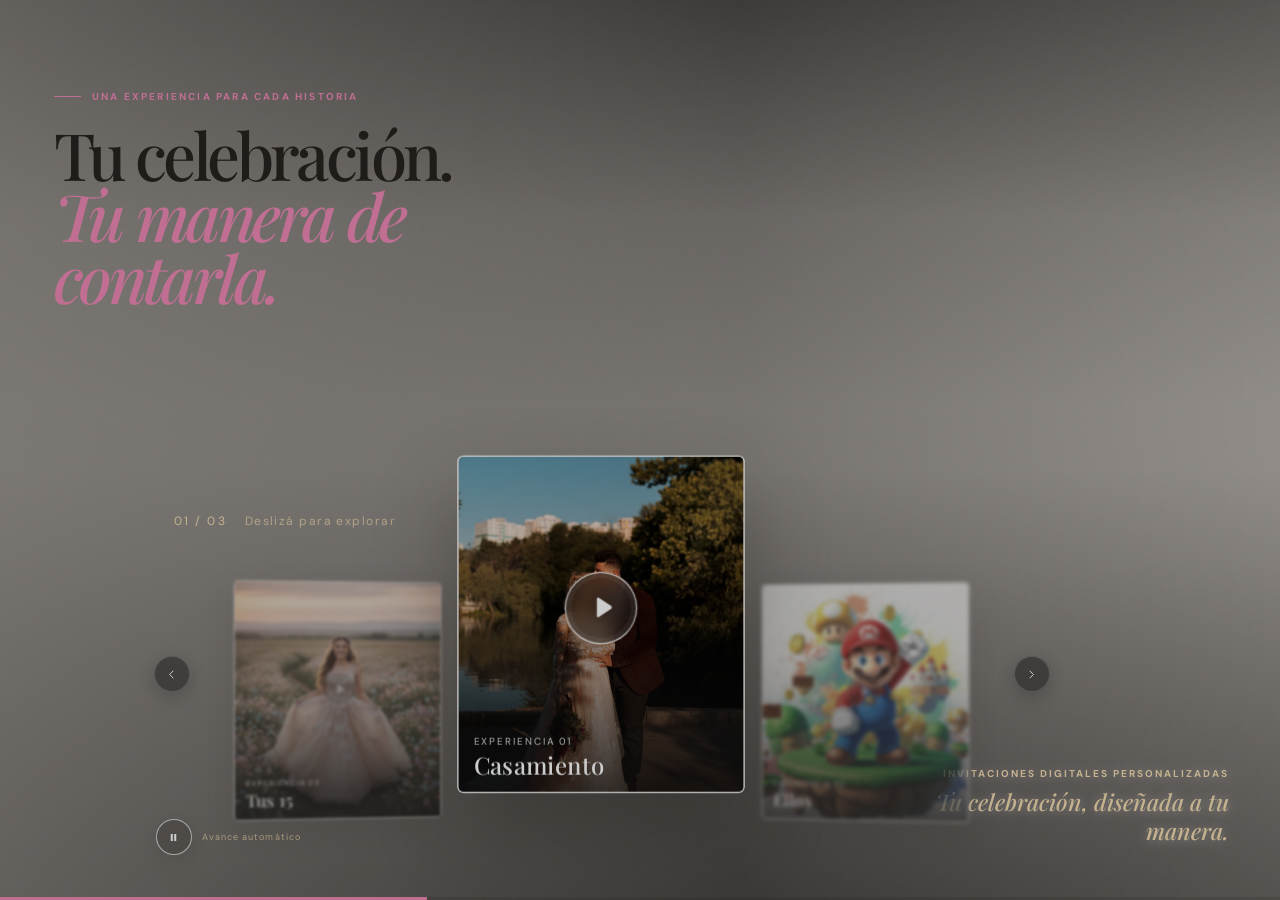
<file: carrousel-4.html>
<!doctype html>
<html lang="es">
  <head>
    <meta charset="UTF-8" />
    <meta name="viewport" content="width=device-width,initial-scale=1" />
    <meta name="theme-color" content="#f5efe8" />
    <title>Pro-Fiesta · Elegí tu experiencia</title>
    <style>
      @import url("https://fonts.googleapis.com/css2?family=DM+Sans:wght@400;500;600;700&family=Playfair+Display:ital,wght@0,500;0,600;1,500;1,600&display=swap");
      :root {
        --accent: #bc7e9e;
        --accent-rgb: 188, 126, 158;
        --ink: #27231f;
        --paper: #f5efe8;
        --motion: 700ms;
        --ease: cubic-bezier(0.22, 1, 0.36, 1);
      }
      * {
        box-sizing: border-box;
      }
      html,
      body {
        width: 100%;
        height: 100%;
        margin: 0;
      }
      body {
        font-family: "DM Sans", sans-serif;
        background: #e8ded4;
        color: var(--ink);
        overflow: hidden;
      }

      /* Oscurecer todo el fondo del carrusel */
      body::after {
        content: "";
        position: fixed;
        inset: 0;
        background: rgba(0, 0, 0, 0.2);
        pointer-events: none;
        z-index: 5;
      }

      button,
      a {
        -webkit-tap-highlight-color: transparent;
      }
      button {
        font: inherit;
      }
      /* Dos páginas de fondo alternadas: el usuario permanece en carrousel.html */
      #worlds {
        position: fixed;
        inset: 0;
        z-index: 0;
        background: var(--paper);
        overflow: hidden;
      }
      #worlds iframe {
        position: absolute;
        inset: 0;
        width: 100%;
        height: 100%;
        border: 0;

        opacity: 0;
        visibility: hidden;
        pointer-events: none;

        transition: opacity 900ms ease-in-out;
        background: var(--paper);
      }

      #worlds iframe.active {
        opacity: 1;
        visibility: visible;
        pointer-events: auto;
      }
      #worlds iframe.active {
        opacity: 1;
        visibility: visible;
      }
      #worlds::after {
        content: "";
        position: absolute;
        inset: 0;
        pointer-events: none;
        background:
          linear-gradient(
            90deg,
            rgba(246, 240, 232, 0.38),
            rgba(246, 240, 232, 0.06) 58%,
            rgba(246, 240, 232, 0.2)
          ),
          linear-gradient(0deg, rgba(25, 23, 22, 0.16), transparent 38%);
        z-index: 1;
      }
      /* Fallback / tint while the themed page loads */
      #fallback {
        position: absolute;
        inset: 0;
        background:
          radial-gradient(
            ellipse at 70% 25%,
            rgba(var(--accent-rgb), 0.28),
            transparent 45%
          ),
          linear-gradient(135deg, #f8f1e9, #e8dcd2);
        transition: opacity var(--motion) var(--ease);
        z-index: 0;
      }
      #fallback.hidden {
        opacity: 0;
      }
      .interface {
        position: relative;
        z-index: 4;
        height: 100%;
        pointer-events: none;
      }
      .topbar {
        display: none;
        height: 82px;
        margin: 0 34px;
        border-bottom: 1px solid rgba(40, 34, 28, 0.18);
        display: flex;
        align-items: center;
        justify-content: space-between;
        pointer-events: auto;
      }
      .brand {
        display: flex;
        align-items: center;
        gap: 11px;
        color: inherit;
        text-decoration: none;
      }
      .brand-mark {
        width: 36px;
        height: 36px;
        border: 1px solid var(--accent);
        border-radius: 50%;
        display: grid;
        place-items: center;
        color: var(--accent);
        font:
          20px "Playfair Display",
          serif;
        transition:
          color var(--motion),
          border-color var(--motion);
      }
      .brand-copy {
        display: grid;
        gap: 3px;
      }
      .brand-copy strong {
        font-size: 11px;
        letter-spacing: 0.24em;
      }
      .brand-copy small {
        font-size: 9px;
        letter-spacing: 0.18em;
        text-transform: uppercase;
        color: #6e675f;
      }
      .top-note,
      .counter {
        font-size: 10px;
        letter-spacing: 0.18em;
        text-transform: uppercase;
        color: #514b44;
      }
      .counter {
        color: wheat;
        font-size: 12px;
        font-variant-numeric: tabular-nums;
      }
      /* Texto editorial breve: deja que el fondo sea protagonista */
      .headline {
        position: absolute;
        top: 10%;
        left: 4.2%;
        max-width: 520px;
        pointer-events: none;
        animation: rise 0.65s both;
      }
      .eyebrow {
        font-size: 10px;
        letter-spacing: 0.22em;
        text-transform: uppercase;
        color: var(--accent);
        font-weight: 700;
        display: flex;
        gap: 11px;
        align-items: center;
      }
      .eyebrow:before {
        content: "";
        width: 27px;
        height: 1px;
        background: currentColor;
      }
      .headline h1 {
        font:
          500 clamp(2.5rem, 5.1vw, 5.3rem)/0.94 "Playfair Display",
          serif;
        letter-spacing: -0.055em;
        margin: 20px 0 0;
        max-width: 510px;
        text-wrap: balance;
      }
      .headline h1 em {
        font-weight: 500;
        color: var(--accent);
        transition: color var(--motion);
      }
      .headline p {
        display: none;
      }
      /* Rail inferior izquierdo: navegación y controles agrupados */

      /* Carrusel desplazado hacia la derecha */
      .gallery {
        position: absolute;
        left: clamp(100px, 12vw, 220px);
        bottom: clamp(24px, 5vh, 52px);
        width: min(70vw, 900px);
        pointer-events: auto;
      }
      .gallery-top {
        display: flex;
        align-items: center;
        justify-content: flex-start;
        gap: 18px;
        margin: 0 0 10px 2px;
        color: #514a43;
      }
      .carousel-stage {
        position: relative;
        padding: 0 46px;
      }
      .gallery-bottom {
        display: flex;
        align-items: center;
        gap: 10px;
        margin: 10px 0 0 2px;
      }
      .gallery-bottom .gallery-hint {
        font-size: 9px;
        letter-spacing: 0.12em;
        opacity: 0.75;
      }
      .gallery-label {
        font-size: 9px;
        letter-spacing: 0.2em;
        text-transform: uppercase;
      }
      .gallery-hint {
        color: wheat;
        font-size: 12px;
        letter-spacing: 0.12em;
        opacity: 0.78;
      }
      .rail {
        height: clamp(205px, 30vh, 292px);
        position: relative;
        perspective: 1200px;
        touch-action: pan-y;
        overflow: visible;
      }
      .tile {
        position: absolute;
        left: 0;
        bottom: 0;
        width: clamp(165px, 18vw, 245px);
        height: 100%;
        border: 1px solid rgba(255, 255, 255, 0.65);
        border-radius: 5px;
        overflow: hidden;
        padding: 0;
        background: #c8bcb0;
        box-shadow: 0 13px 34px rgba(36, 28, 22, 0.17);
        cursor: pointer;
        transform-origin: center bottom;
        transition:
          transform var(--motion) var(--ease),
          opacity var(--motion) var(--ease),
          filter var(--motion) var(--ease),
          left var(--motion) var(--ease),
          box-shadow var(--motion) var(--ease);
        text-align: left;
        color: white;
      }
      .tile img {
        width: 100%;
        height: 100%;
        display: block;
        object-fit: cover;
        transition: transform 0.7s var(--ease);
      }
      .tile:after {
        content: "";
        position: absolute;
        inset: 0;
        background: linear-gradient(
          180deg,
          transparent 28%,
          rgba(15, 14, 14, 0.08) 45%,
          rgba(15, 14, 14, 0.78)
        );
        pointer-events: none;
      }
      .tile-copy {
        position: absolute;
        z-index: 1;
        left: 12px;
        right: 10px;
        bottom: 12px;
        pointer-events: none;
      }
      .tile-num {
        font-size: 8px;
        letter-spacing: 0.16em;
        display: block;
        opacity: 0.85;
        margin-bottom: 4px;
      }
      .tile-title {
        font:
          500 clamp(1rem, 1.5vw, 1.35rem)/1.05 "Playfair Display",
          serif;
        display: block;
      }
      .tile.active {
        z-index: 8;
        left: calc(50% - clamp(82px, 9vw, 122px));
        transform: translateY(-16px) scale(1.25);
        box-shadow: 0 30px 62px rgba(36, 28, 22, 0.34);
        filter: none;
        border-color: rgba(255, 255, 255, 0.98);
      }
      .tile.left {
        z-index: 4;
        left: 3%;
        transform: translateY(10px) scale(0.88) rotateY(8deg);
        filter: blur(1.8px) saturate(0.72);
        opacity: 0.74;
      }
      .tile.right {
        z-index: 3;
        left: calc(100% - clamp(165px, 18vw, 245px) - 3%);
        transform: translateY(12px) scale(0.88) rotateY(-8deg);
        filter: blur(2.1px) saturate(0.66);
        opacity: 0.68;
      }
      .tile.far {
        opacity: 0;
        pointer-events: none;
        transform: translateY(18px) scale(0.7);
      }
      .tile:focus-visible,
      .navbtn:focus-visible,
      .pause:focus-visible,
      .enter-active:focus-visible {
        outline: 2px solid var(--accent);
        outline-offset: 4px;
      }
      .controls {
        position: static;
        display: flex;
        align-items: center;
        gap: 6px;
        pointer-events: auto;
        flex-shrink: 0;
      }
      .navbtn,
      .pause {
        width: 36px;
        height: 36px;
        border: 1px solid rgba(255, 255, 255, 0.72);
        background: rgba(48, 41, 35, 0.24);
        backdrop-filter: blur(12px);
        color: #fff;
        border-radius: 50%;
        display: grid;
        place-items: center;
        cursor: pointer;
        box-shadow: 0 5px 18px rgba(35, 29, 24, 0.12);
        transition:
          background 0.22s ease,
          transform 0.22s ease,
          border-color 0.22s ease;
      }
      .navbtn:hover,
      .pause:hover {
        background: rgba(255, 255, 255, 0.88);
        color: #302b26;
        border-color: #fff;
        transform: scale(1.07);
      }

      .nav-prev,
      .nav-next {
        position: absolute;
        top: 50%;
        transform: translateY(-50%);
        z-index: 15;
        width: 36px;
        height: 36px;

        /* Aspecto de vidrio oscuro */
        background: rgba(20, 20, 20, 0.45);
        border: 1px solid rgba(255, 255, 255, 0.18);
        color: #fff;
        backdrop-filter: blur(12px);
        -webkit-backdrop-filter: blur(12px);
        box-shadow: 0 5px 18px rgba(0, 0, 0, 0.2);
      }

      .nav-prev {
        left: 0;
      }
      .nav-next {
        right: 0;
      }
      .nav-prev:hover,
      .nav-next:hover {
        transform: translateY(-50%) scale(1.06);
      }
      .navbtn svg {
        width: 15px;
        height: 15px;
      }
      .pause svg {
        width: 11px;
        height: 11px;
      }
      .service-note {
        position: absolute;
        right: clamp(22px, 4vw, 62px);
        bottom: clamp(35px, 6vh, 66px);
        max-width: 300px;
        text-align: right;
        color: wheat;
        text-shadow: 0 1px 12px rgba(255, 255, 255, 0.45);
        pointer-events: none;
      }
      .service-note strong {
        display: block;
        font-size: 10px;
        letter-spacing: 0.2em;
        text-transform: uppercase;
        font-weight: 700;
        margin-bottom: 8px;
      }
      .service-note span {
        display: block;
        font:
          italic 500 clamp(1.1rem, 1.8vw, 1.5rem)/1.25 "Playfair Display",
          serif;
      }
      .enter-active {
        position: absolute;
        z-index: 25;
        left: 50%;
        top: 50%;
        bottom: auto;
        transform: translate(-50%, -50%) scale(0.88);
        display: grid;
        place-items: center;
        width: 64px;
        height: 64px;
        padding: 0;
        border: 1px solid rgba(255, 255, 255, 0.86);
        border-radius: 50%;
        background: rgba(30, 27, 25, 0.48);
        backdrop-filter: blur(9px);
        color: #fff;
        text-decoration: none;
        opacity: 0;
        pointer-events: none;
        box-shadow:
          0 8px 26px rgba(25, 20, 17, 0.25),
          inset 0 0 0 5px rgba(255, 255, 255, 0.08);
        transition:
          opacity 0.24s ease,
          background 0.24s ease,
          transform 0.28s var(--ease),
          box-shadow 0.24s ease;
      }
      .enter-active.is-visible {
        opacity: 1;
        pointer-events: auto;
        transform: translate(-50%, -50%) scale(1);
      }
      .enter-active:hover {
        background: rgba(30, 27, 25, 0.78);
        transform: translate(-50%, -50%) scale(1.1);
        box-shadow:
          0 12px 32px rgba(25, 20, 17, 0.34),
          inset 0 0 0 5px rgba(255, 255, 255, 0.13);
      }
      .enter-active svg {
        width: 25px;
        height: 25px;
        flex-shrink: 0;
        margin-left: 3px;
      }
      .enter-active .play-label {
        position: absolute;
        top: calc(100% + 10px);
        left: 50%;
        transform: translateX(-50%) translateY(-3px);
        padding: 6px 10px;
        border-radius: 3px;
        background: rgba(30, 27, 25, 0.76);
        backdrop-filter: blur(8px);
        color: white;
        font:
          700 8px/1.2 "DM Sans",
          sans-serif;
        letter-spacing: 0.13em;
        text-transform: uppercase;
        white-space: nowrap;
        opacity: 0;
        transition:
          opacity 0.2s ease,
          transform 0.2s ease;
      }
      .enter-active:hover .play-label,
      .enter-active:focus-visible .play-label {
        opacity: 1;
        transform: translateX(-50%) translateY(0);
      }
      .tile-play {
        position: absolute;
        z-index: 5;
        left: 50%;
        top: 45%;
        transform: translate(-50%, -50%) scale(0.88);
        width: 48px;
        height: 48px;
        border: 1px solid rgba(255, 255, 255, 0.88);
        border-radius: 50%;
        display: grid;
        place-items: center;
        background: rgba(30, 27, 25, 0.48);
        backdrop-filter: blur(8px);
        color: #fff;
        text-decoration: none;
        opacity: 0.68;
        box-shadow:
          0 8px 26px rgba(25, 20, 17, 0.25),
          inset 0 0 0 4px rgba(255, 255, 255, 0.08);
        transition:
          opacity 0.25s ease,
          transform 0.28s var(--ease),
          background 0.25s ease,
          box-shadow 0.25s ease;
      }
      .tile-play svg {
        width: 19px;
        height: 19px;
        margin-left: 2px;
      }
      .tile-play span {
        position: absolute;
        top: calc(100% + 8px);
        left: 50%;
        transform: translate(-50%, -3px);
        padding: 5px 8px;
        background: rgba(30, 27, 25, 0.78);
        border-radius: 3px;
        font:
          700 7px/1.2 "DM Sans",
          sans-serif;
        letter-spacing: 0.1em;
        text-transform: uppercase;
        white-space: nowrap;
        opacity: 0;
        transition:
          opacity 0.2s ease,
          transform 0.2s ease;
      }
      .tile.active .tile-play {
        width: 58px;
        height: 58px;
        opacity: 1;
        transform: translate(-50%, -50%) scale(1);
        background: rgba(30, 27, 25, 0.56);
      }
      .tile.active .tile-play svg {
        width: 23px;
        height: 23px;
      }
      .tile-play:hover,
      .tile-play:focus-visible {
        opacity: 1;
        background: rgba(30, 27, 25, 0.82);
        transform: translate(-50%, -50%) scale(1.1);
        box-shadow:
          0 12px 32px rgba(25, 20, 17, 0.34),
          inset 0 0 0 4px rgba(255, 255, 255, 0.13);
      }
      .tile-play:hover span,
      .tile-play:focus-visible span {
        opacity: 1;
        transform: translate(-50%, 0);
      }
      .tile.left .tile-play,
      .tile.right .tile-play {
        opacity: 0.38;
        transform: translate(-50%, -50%) scale(0.82);
      }
      .tile.left .tile-play:hover,
      .tile.right .tile-play:hover {
        opacity: 1;
        transform: translate(-50%, -50%) scale(0.96);
      }
      .progress {
        position: absolute;
        left: 0;
        right: 0;
        bottom: 0;
        height: 3px;
        background: rgba(39, 34, 29, 0.15);
        pointer-events: none;
      }
      .progress span {
        display: block;
        height: 100%;
        width: 9%;
        background: var(--accent);
        transition:
          width var(--motion) var(--ease),
          background var(--motion);
      }
      .sr-only {
        position: absolute;
        width: 1px;
        height: 1px;
        padding: 0;
        margin: -1px;
        overflow: hidden;
        clip: rect(0, 0, 0, 0);
        white-space: nowrap;
        border: 0;
      }
      @keyframes rise {
        from {
          opacity: 0;
          transform: translateY(9px);
        }
        to {
          opacity: 1;
          transform: translateY(0);
        }
      }
      @media (max-width: 760px) {
        .topbar {
          height: 70px;
          margin: 0 18px;
        }
        .top-note {
          display: none;
        }
        .headline {
          top: 12%;
          left: 22px;
          right: 22px;
          max-width: 440px;
        }
        .headline h1 {
          font-size: clamp(2.5rem, 10vw, 4rem);
          max-width: 430px;
        }
        .headline p {
          max-width: 250px;
          font-size: 11px;
          margin-top: 12px;
        }
        .service-note {
          right: 20px;
          bottom: calc(clamp(150px, 23vh, 200px) + 105px);
          max-width: 220px;
        }
        .service-note strong {
          font-size: 8px;
        }
        .service-note span {
          font-size: 1.05rem;
        }
        .gallery {
          left: 20px;
          bottom: 24px;
          width: calc(100% - 40px);
        }
        .gallery-top {
          margin-bottom: 8px;
        }
        .carousel-stage {
          padding: 0 34px;
        }
        .gallery-bottom {
          margin-top: 7px;
        }
        .gallery-hint {
          display: none;
        }
        .rail {
          height: clamp(150px, 23vh, 200px);
        }
        .tile {
          width: clamp(125px, 34vw, 170px);
        }
        .tile.active {
          left: calc(50% - clamp(62px, 17vw, 85px));
          transform: translateY(-9px) scale(1.16);
        }
        .tile.left {
          left: 0;
          transform: translateY(7px) scale(0.82) rotateY(8deg);
        }
        .tile.right {
          left: calc(100% - clamp(125px, 34vw, 170px));
          transform: translateY(9px) scale(0.82) rotateY(-8deg);
        }
        .tile-copy {
          left: 9px;
          bottom: 9px;
        }
        .tile-title {
          font-size: 1.05rem;
        }
        .tile-num {
          font-size: 7px;
        }
        .controls {
          gap: 5px;
        }
        .gallery-top {
          margin-bottom: 8px;
        }
        .gallery-label {
          font-size: 8px;
        }
        .navbtn,
        .pause {
          width: 29px;
          height: 29px;
        }
        .nav-prev,
        .nav-next {
          width: 28px;
          height: 28px;
        }
        .counter {
          font-size: 10px;
        }
      }
      @media (max-width: 390px) {
        .service-note {
          display: none;
        }
        .headline {
          top: 11%;
        }
        .headline h1 {
          font-size: 2.55rem;
        }
        .headline p {
          max-width: 220px;
        }
        .gallery {
          bottom: 20px;
        }
        .carousel-stage {
          padding: 0 30px;
        }
        .rail {
          height: 125px;
        }
        .tile {
          width: 116px;
        }
        .tile.active {
          left: calc(50% - 58px);
          transform: translateY(-5px) scale(1.08);
        }
        .tile.left {
          left: 0;
        }
        .tile.right {
          left: calc(100% - 116px);
        }
        .tile-title {
          font-size: 0.95rem;
        }
        .gallery-hint {
          display: none;
        }
        .navbtn,
        .pause {
          width: 27px;
          height: 27px;
        }
      }
      @media (prefers-reduced-motion: reduce) {
        *,
        *:before,
        *:after {
          animation-duration: 0.01ms !important;
          transition-duration: 0.01ms !important;
        }
      }

      /* =====================================================
   PRO-FIESTA · MARIO APARECE AL HACER HOVER EN "ELLOS"
===================================================== */

      .tile[data-id="cumple-ellos"] {
        overflow: visible;
      }

      /* Imagen de Mario */
      .tile[data-id="cumple-ellos"]::after {
        content: "";
        position: absolute;
        z-index: 10;

        width: 85%;
        height: 72%;

        left: 50%;
        bottom: 8%;

        background-image: url("assets/img/book/mario-greeting.png");
        background-repeat: no-repeat;
        background-position: center bottom;
        background-size: contain;

        opacity: 0;
        pointer-events: none;

        transform: translate(-50%, 35px) scale(0.72);
        transform-origin: center bottom;

        transition:
          opacity 350ms ease,
          transform 550ms cubic-bezier(0.2, 1.4, 0.4, 1);
      }

      /* Mario salta cuando se apunta a la tarjeta */
      .tile[data-id="cumple-ellos"]:hover::after {
        opacity: 1;
        transform: translate(-50%, 0) scale(1);
      }

      /* También funciona cuando la tarjeta está seleccionada */
      .tile[data-id="cumple-ellos"].active:hover::after {
        transform: translate(-50%, -8px) scale(1.04);
      }

      /* En celulares no hay hover real */
      @media (hover: none) {
        .tile[data-id="cumple-ellos"]::after {
          display: none;
        }
      }

      /* =====================================================
   MARIO · SALTO SOBRE TODO EL BODY
===================================================== */

      #marioEasterEgg {
        position: fixed;
        z-index: 99999;

        left: 50%;
        bottom: 20px;

        width: min(420px, 65vw);
        height: min(520px, 75vh);

        background-image: url("assets/img/book/mario-greeting.png");
        background-repeat: no-repeat;
        background-position: center bottom;
        background-size: contain;

        opacity: 0;
        visibility: hidden;
        pointer-events: none;

        transform: translate(-50%, 100%) scale(0.75);
        transform-origin: center bottom;

        transition:
          opacity 250ms ease,
          transform 650ms cubic-bezier(0.2, 1.3, 0.4, 1),
          visibility 0s linear 650ms;
      }

      /* Mario entra en escena */
      #marioEasterEgg.mario-visible {
        opacity: 1;
        visibility: visible;

        transform: translate(-50%, -70px) scale(1);

        transition:
          opacity 250ms ease,
          transform 650ms cubic-bezier(0.2, 1.3, 0.4, 1),
          visibility 0s;
      }

      /* Evita la animación en dispositivos sin hover */
      @media (hover: none) {
        #marioEasterEgg {
          display: none;
        }
      }

      /* =====================================================
   MARIO · ESCENARIO CON LUZ CENTRAL Y BORDES OSCUROS
===================================================== */

      #marioSpotlight {
        position: fixed;
        inset: 0;
        z-index: 9998;

        pointer-events: none;
        opacity: 0;

        background: radial-gradient(
          ellipse at 50% 52%,
          rgba(255, 255, 225, 0.2) 0%,
          rgba(255, 244, 205, 0.12) 22%,
          rgba(10, 12, 18, 0.2) 48%,
          rgba(5, 7, 12, 0.72) 100%
        );

        transition: opacity 650ms ease;
      }

      /* Se activa junto con Mario */
      #marioSpotlight.spotlight-visible {
        opacity: 1;
      }

      /* Mario debe quedar por encima de la iluminación */
      #marioEasterEgg {
        z-index: 9999;
      }

      @media (prefers-reduced-motion: reduce) {
        #marioSpotlight {
          transition: none;
        }
      }
    </style>
  </head>
  <body>
    <div id="worlds" aria-hidden="true">
      <div id="fallback"></div>
      <iframe
        id="worldA"
        title="Fondo de la experiencia"
        loading="eager"
      ></iframe
      ><iframe
        id="worldB"
        title="Fondo de la experiencia siguiente"
        loading="eager"
      ></iframe>
    </div>
    <div class="interface">
      <section class="headline" aria-live="polite">
        <div class="eyebrow">Una experiencia para cada historia</div>
        <h1 id="headline">
          Tu celebración.<br /><em>Tu manera de contarla.</em>
        </h1>
      </section>
      <div class="service-note">
        <strong>Invitaciones digitales personalizadas</strong
        ><span>Tu celebración, diseñada a tu manera.</span>
      </div>
      <section class="gallery" aria-label="Elegí una temática">
        <div class="gallery-top">
          <span class="gallery-label"></span
          ><span class="counter" id="counter">01 / 11</span
          ><span class="gallery-hint">Deslizá para explorar</span>
        </div>
        <div class="carousel-stage">
          <button
            class="navbtn nav-prev"
            id="prev"
            aria-label="Experiencia anterior"
          >
            <svg
              viewBox="0 0 24 24"
              fill="none"
              stroke="currentColor"
              stroke-width="1.6"
            >
              <path d="m15 18-6-6 6-6" />
            </svg>
          </button>
          <div class="rail" id="rail">
            <a class="enter-active" id="enterActive" href="./invitacion.html"
              >Personalizá tu invitación
              <svg
                viewBox="0 0 24 24"
                fill="none"
                stroke="currentColor"
                stroke-width="1.7"
              >
                <path d="M4 12h15M13 5l7 7-7 7" /></svg
            ></a>
          </div>
          <button
            class="navbtn nav-next"
            id="next"
            aria-label="Experiencia siguiente"
          >
            <svg
              viewBox="0 0 24 24"
              fill="none"
              stroke="currentColor"
              stroke-width="1.6"
            >
              <path d="m9 18 6-6-6-6" />
            </svg>
          </button>
        </div>
        <div class="gallery-bottom">
          <button
            class="pause"
            id="pause"
            aria-label="Pausar avance automático"
            title="Pausar o reanudar"
          >
            <svg id="pauseIcon" viewBox="0 0 16 16" fill="currentColor">
              <path d="M4 3h3v10H4zM9 3h3v10H9z" />
            </svg></button
          ><span class="gallery-hint">Avance automático</span>
        </div>
      </section>
      <div class="progress"><span id="progress"></span></div>
    </div>

    <!-- MARIO · ANIMACIÓN GLOBAL -->
    <div id="marioEasterEgg" aria-hidden="true"></div>

    <div id="marioSpotlight" aria-hidden="true"></div>

    <script>
      (() => {
        "use strict";
        const experiences = [
          {
            id: "casamiento",
            title: "Casamiento",
            phrase: "Se renueva una historia.",
            image: "assets/img/book/casamiento.webp",
            url: "./invitacion.html",
            accent: "#F08AB8",
            rgb: "240,138,184",
            headline: "Tu celebración.<br><em>Tu manera de contarla.</em>",
          },
          {
            id: "cumple-ellos",
            title: "Ellos",
            phrase: "Una nueva aventura comienza.",
            image: "assets/img/book/mario-rock.jpg",
            url: "./temas/dinos.html",
            accent: "#B5F35D",
            rgb: "181,243,93",
            headline: "Una fiesta.<br><em>Una gran aventura.</em>",
          },
          {
            id: "15",
            title: "Tus 15",
            phrase: "Una nueva etapa comienza.",
            image: "assets/img/book/15.webp",
            url: "./evento.html?tema=15",
            accent: "#D9A6FF",
            rgb: "217,166,255",
            headline: "Un día único.<br><em>Tu nueva historia.</em>",
          },
        ];
        const $ = (id) => document.getElementById(id),
          rail = $("rail"),
          enterActive = $("enterActive"),
          reduced = matchMedia("(prefers-reduced-motion: reduce)").matches;
        let current = Math.max(
            0,
            experiences.findIndex(
              (e) => e.id === new URLSearchParams(location.search).get("tema"),
            ),
          ),
          timer = null,
          paused = false,
          activeFrame = 0,
          transitioning = false,
          startX = null,
          deltaX = 0;
        const frames = [$("worldA"), $("worldB")];
        function wrap(n) {
          return (n + experiences.length) % experiences.length;
        }

        function backgroundUrl(item) {
          if (item.id === "casamiento") {
            return "./invitacion.html";
          }

          if (item.id === "cumple-ellos") {
            return "./temas/dinos.html";
          }

          return `./evento.html?tema=${encodeURIComponent(item.id)}`;
        }

        // Tarjetas visuales pequeñas, ancladas al ángulo inferior izquierdo.
        const tiles = experiences.map((e, i) => {
          const b = document.createElement("div");
          b.className = "tile";
          b.setAttribute("role", "button");
          b.setAttribute("aria-label", `Seleccionar ${e.title}`);
          b.tabIndex = 0;
          const img = document.createElement("img");
          img.src = e.image;
          img.alt = "";
          img.draggable = false;
          img.loading = i < 4 ? "eager" : "lazy";
          img.onerror = () => {
            b.style.background = `linear-gradient(140deg,rgba(${e.rgb},.9),#40372f)`;
            img.style.display = "none";
          };
          const copy = document.createElement("span");
          copy.className = "tile-copy";
          const num = document.createElement("span");
          num.className = "tile-num";
          num.textContent = `EXPERIENCIA ${String(i + 1).padStart(2, "0")}`;
          const title = document.createElement("span");
          title.className = "tile-title";
          title.textContent = e.title;
          copy.append(num, title);
          const play = document.createElement("a");
          play.className = "tile-play";
          play.href = e.url;
          play.setAttribute("aria-label", `Abrir invitación: ${e.title}`);
          play.innerHTML =
            '<svg viewBox="0 0 24 24" fill="currentColor" aria-hidden="true"><path d="M7 4.8c0-.8.9-1.3 1.6-.9l10.1 6.7a1.6 1.6 0 0 1 0 2.7L8.6 20c-.7.5-1.6 0-1.6-.9V4.8z"></path></svg><span>Ver invitación</span>';
          play.addEventListener("click", (ev) => ev.stopPropagation());
          b.append(img, copy, play);
          b.addEventListener("click", () => goTo(i, true));
          b.addEventListener("keydown", (ev) => {
            if (ev.target === b && (ev.key === "Enter" || ev.key === " ")) {
              ev.preventDefault();
              goTo(i, true);
            }
          });
          rail.append(b);
          return b;
        });
        function renderTiles() {
          tiles.forEach((tile, i) => {
            let d = i - current;
            if (d > experiences.length / 2) d -= experiences.length;
            if (d < -experiences.length / 2) d += experiences.length;
            tile.classList.remove("active", "left", "right", "far");
            if (d === 0) tile.classList.add("active");
            else if (d === -1) tile.classList.add("left");
            else if (d === 1) tile.classList.add("right");
            else tile.classList.add("far");
            tile.style.zIndex = String(20 - Math.abs(d));
            tile.setAttribute("aria-pressed", String(d === 0));
            tile.tabIndex = Math.abs(d) <= 1 ? 0 : -1;
            const link = tile.querySelector(".tile-play");
            if (link) {
              link.href = experiences[i].url;
              link.setAttribute(
                "aria-label",
                `Abrir invitación: ${experiences[i].title}`,
              );
            }
          });
        }
        function setWorld(item) {
          document.documentElement.style.setProperty("--accent", item.accent);
          document.documentElement.style.setProperty("--accent-rgb", item.rgb);
          $("headline").innerHTML = item.headline;
          $("counter").textContent =
            `${String(current + 1).padStart(2, "0")} / ${String(experiences.length).padStart(2, "0")}`;
          $("progress").style.width =
            `${((current + 1) / experiences.length) * 100}%`;
          document.title = `Pro-Fiesta · ${item.title}`;
          renderTiles();
        }

        function cleanBackgroundPage(frame) {
          try {
            const doc = frame.contentDocument;
            if (!doc || !doc.body) return;

            let style = doc.getElementById("profiesta-carousel-cleanup");

            if (!style) {
              style = doc.createElement("style");
              style.id = "profiesta-carousel-cleanup";

              style.textContent = `
              header, nav, .navbar, .topbar, .floating-topbar,
              .site-header, .main-header,
              .hero-content, .hero-copy, .hero-eyebrow,
              .hero-title, .hero-text, .hero-button, .footer {
                display: none !important;
              }

  body {
    padding-top: 0 !important;
    margin: 0 !important;
  }

  html, body {
    width: 100% !important;
    height: 100% !important;
    overflow: hidden !important;
  }

  /* Ajustar el hero de casamiento al fondo completo */
  body > main {
    position: fixed !important;
    inset: 0 !important;
    width: 100% !important;
    height: 100% !important;
    margin: 0 !important;
    padding: 0 !important;
    overflow: hidden !important;
  }

  body > main > section.hero#inicio {
    position: absolute !important;
    inset: 0 !important;
    width: 100% !important;
    height: 100% !important;
    min-height: 100% !important;
    margin: 0 !important;
  }

  /* Ocultar las secciones que siguen al hero */
  body > main > section.hero#inicio ~ * {
    display: none !important;
  }

  .scroll-cue {
    display: none !important;
  }
`;

              doc.head.appendChild(style);
            }

            // Ocultar botones de entrada que no deben aparecer en el fondo.
            const candidates = doc.querySelectorAll(
              "a, button, [role='button']",
            );

            candidates.forEach((el) => {
              const t = (el.innerText || el.textContent || "")
                .replace(/\s+/g, " ")
                .trim()
                .toLocaleLowerCase("es");

              if (
                t.includes("entrar a la experiencia") ||
                t.includes("descubrí los diseños") ||
                t.includes("descubri los diseños")
              ) {
                el.style.setProperty("display", "none", "important");
              }
            });
          } catch (e) {
            console.warn("No se pudo adaptar el fondo del carrusel:", e);
          }
        }

        function loadWorld(item) {
          const nextFrame = 1 - activeFrame,
            frame = frames[nextFrame],
            src = backgroundUrl(item);
          transitioning = true;
          frame.classList.remove("active");
          frame.onload = () => {
            cleanBackgroundPage(frame);
            frame.classList.add("active");
            frames[activeFrame].classList.remove("active");
            activeFrame = nextFrame;
            transitioning = false;
            $("fallback").classList.add("hidden");
          };
          frame.onerror = () => {
            frame.classList.remove("active");
            transitioning = false;
            $("fallback").classList.remove("hidden");
          };
          if (
            frame.src &&
            new URL(frame.src, location.href).href ===
              new URL(src, location.href).href
          ) {
            cleanBackgroundPage(frame);
            frame.classList.add("active");
            frames[activeFrame].classList.remove("active");
            activeFrame = nextFrame;
            transitioning = false;
            return;
          }
          frame.src = src;
        }
        function goTo(n, manual = false) {
          current = wrap(n);
          const item = experiences[current];
          setWorld(item);
          loadWorld(item);
          if (manual) restartTimer();
        }
        function next(manual = true) {
          goTo(current + 1, manual);
        }
        function prev(manual = true) {
          goTo(current - 1, manual);
        }
        function stopTimer() {
          if (timer) {
            clearInterval(timer);
            timer = null;
          }
        }
        function startTimer() {
          stopTimer();
          if (paused || reduced || document.hidden) return;
          timer = setInterval(() => next(false), 6000);
        }
        function restartTimer() {
          startTimer();
        }
        function updatePause() {
          $("pause").setAttribute(
            "aria-label",
            paused ? "Reanudar avance automático" : "Pausar avance automático",
          );
          $("pauseIcon").innerHTML = paused
            ? '<path d="M5 3.5 13 8l-8 4.5z"/>'
            : '<path d="M4 3h3v10H4zM9 3h3v10H9z"/>';
        }
        $("prev").addEventListener("click", () => prev());
        $("next").addEventListener("click", () => next());
        $("pause").addEventListener("click", () => {
          paused = !paused;
          updatePause();
          startTimer();
        });
        document.addEventListener("keydown", (e) => {
          if (
            ["INPUT", "TEXTAREA", "SELECT"].includes(
              document.activeElement?.tagName,
            )
          )
            return;
          if (e.key === "ArrowRight") {
            e.preventDefault();
            next();
          }
          if (e.key === "ArrowLeft") {
            e.preventDefault();
            prev();
          }
        });
        rail.addEventListener("pointerdown", (e) => {
          startX = e.clientX;
          deltaX = 0;
        });
        rail.addEventListener("pointermove", (e) => {
          if (startX !== null) deltaX = e.clientX - startX;
        });
        function endSwipe() {
          if (startX === null) return;
          if (Math.abs(deltaX) > 45) deltaX < 0 ? next() : prev();
          startX = null;
          deltaX = 0;
        }
        rail.addEventListener("pointerup", endSwipe);
        rail.addEventListener("pointercancel", endSwipe);
        document.addEventListener("visibilitychange", () =>
          document.hidden ? stopTimer() : startTimer(),
        );
        // Inicializar fondo doble: se conserva la página carrousel.html durante los cambios.
        setWorld(experiences[current]);
        const first = frames[0];
        first.onload = () => {
          cleanBackgroundPage(first);
          first.classList.add("active");
          activeFrame = 0;
          $("fallback").classList.add("hidden");
        };
        first.onerror = () => {
          $("fallback").classList.remove("hidden");
        };
        first.src = backgroundUrl(experiences[current]);
        frames[1].src = "about:blank";
        renderTiles();
        updatePause();
        startTimer();
      })();

      const marioEasterEgg = document.getElementById("marioEasterEgg");

      const marioSpotlight = document.getElementById("marioSpotlight");

      function configurarMarioHover() {
        const tiles = document.querySelectorAll(".tile");

        tiles.forEach((tile) => {
          tile.addEventListener("mouseenter", () => {
            const esEllos = tile.querySelector('img[src*="mario-rock.jpg"]');

            const estaActivo = tile.classList.contains("active");

            if (esEllos && estaActivo) {
              marioEasterEgg.classList.add("mario-visible");
              marioSpotlight.classList.add("spotlight-visible");
            }
          });

          tile.addEventListener("mouseleave", () => {
            marioEasterEgg.classList.remove("mario-visible");
            marioSpotlight.classList.remove("spotlight-visible");
          });
        });
      }

      configurarMarioHover();
    </script>
  </body>
</html>
</file>
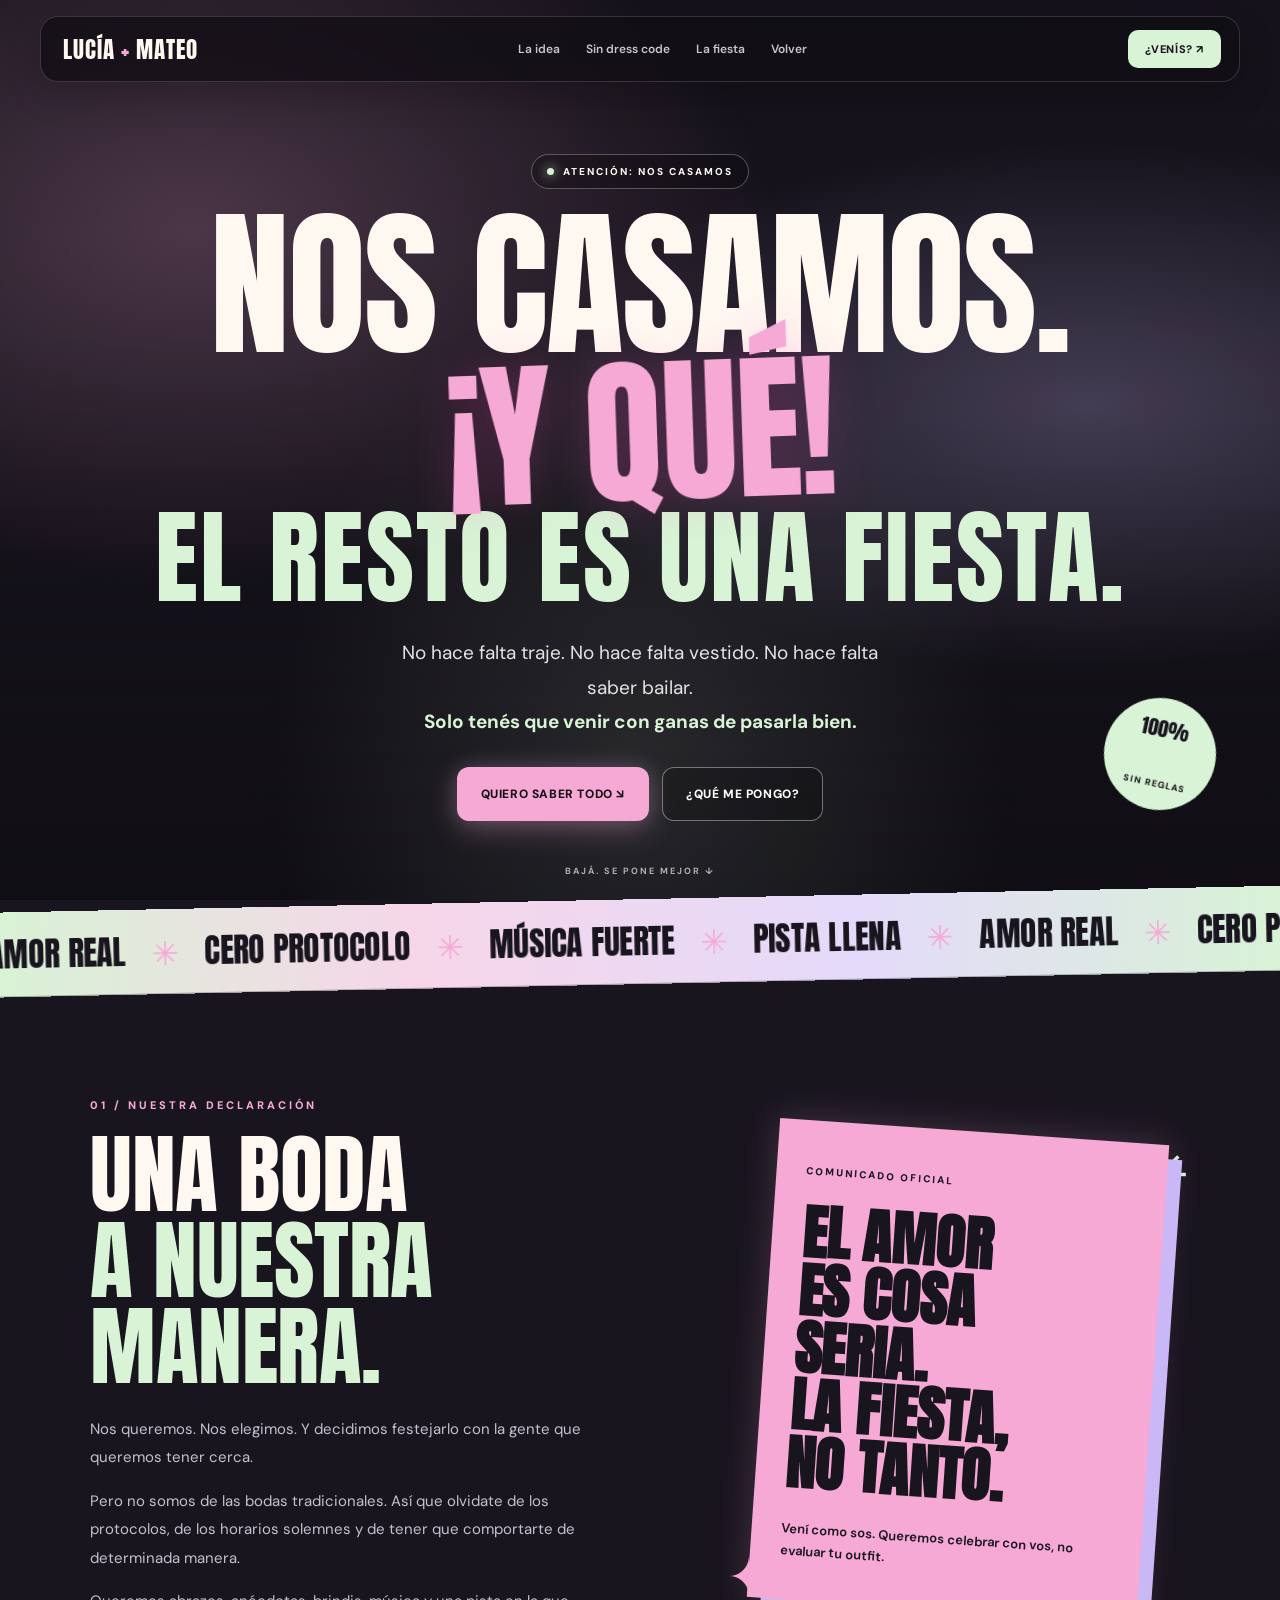
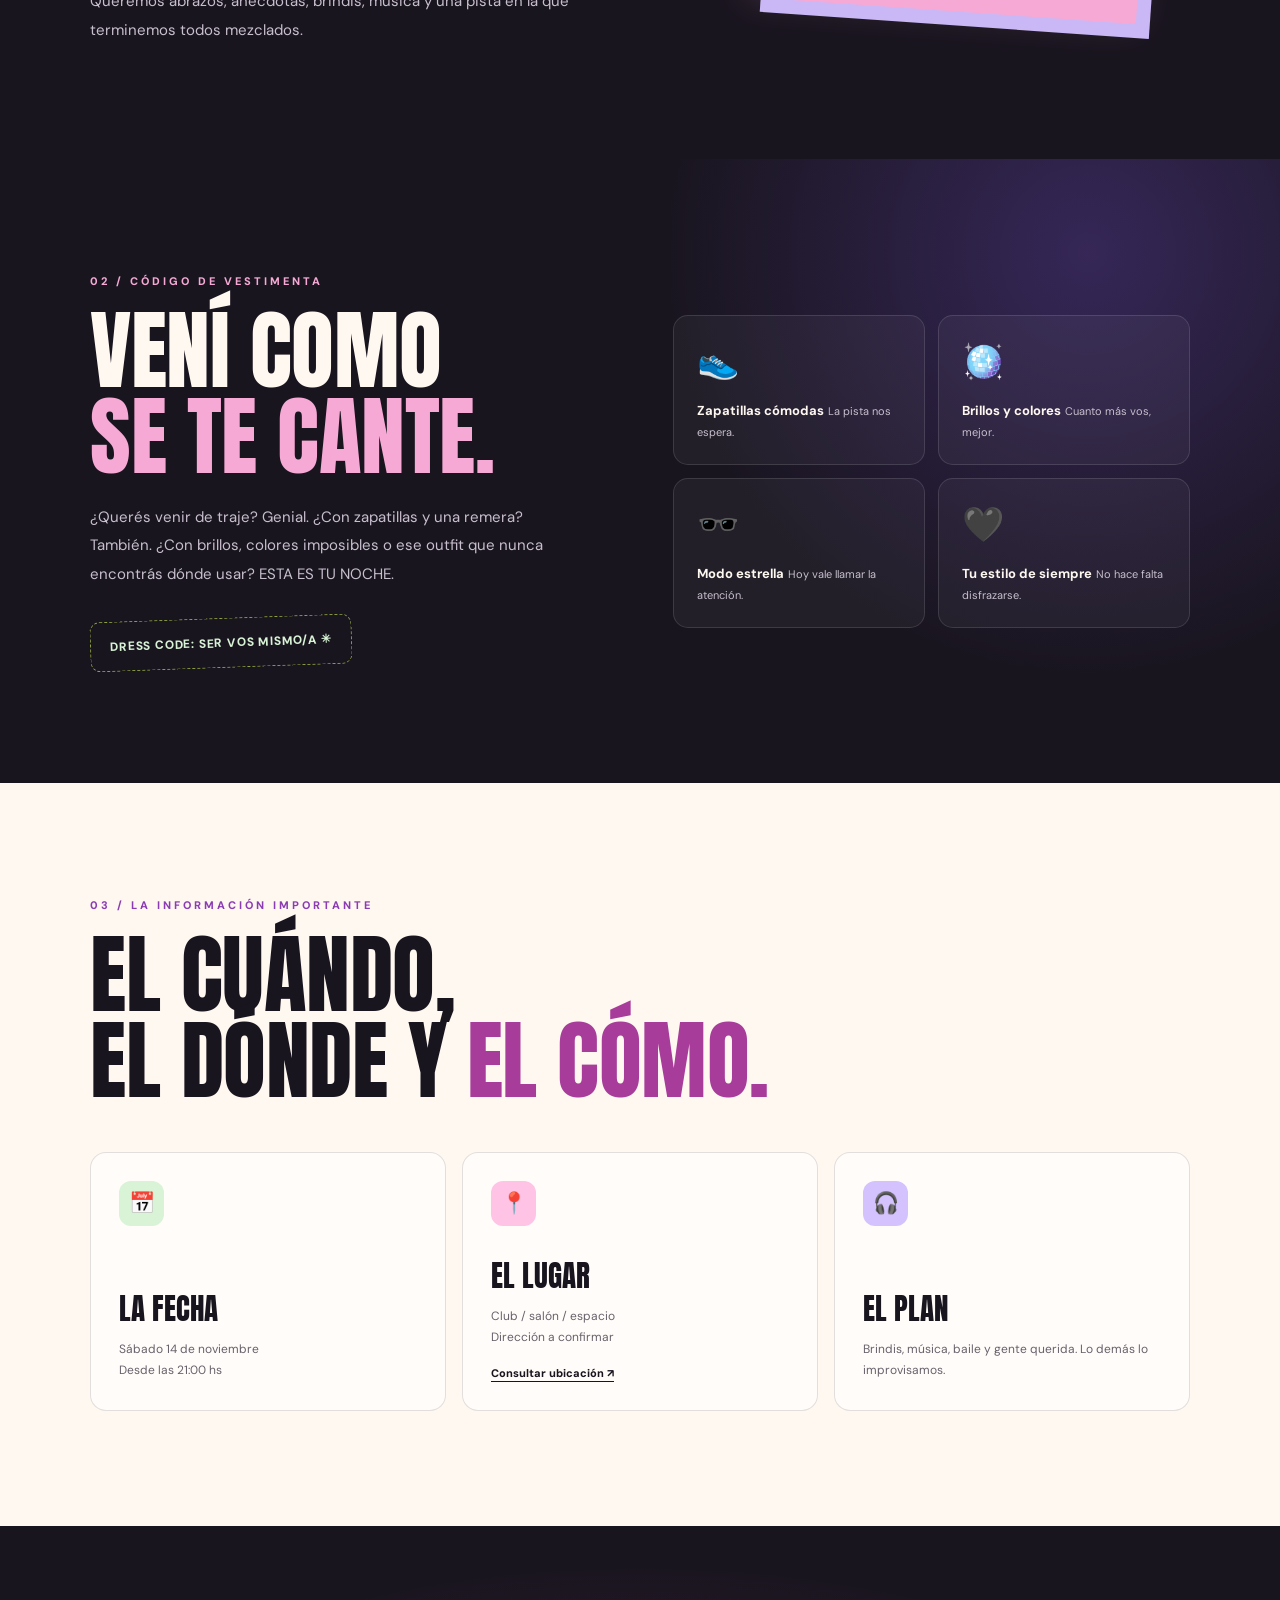
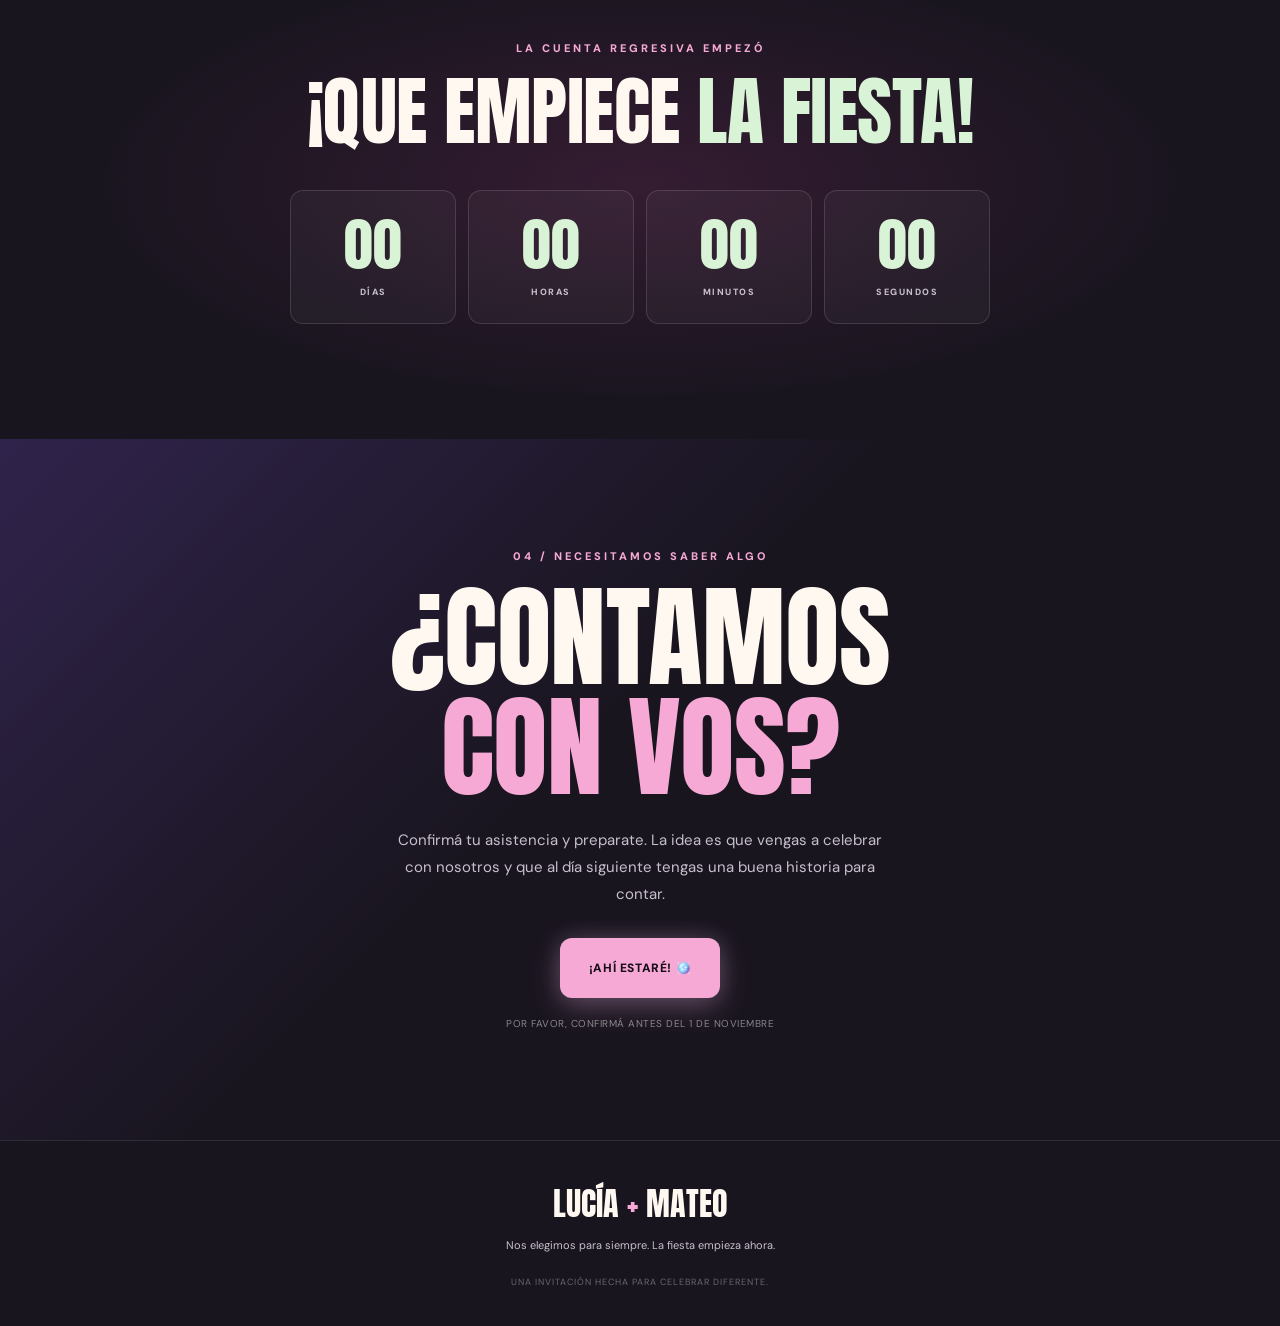
<file: custom.html>
<!doctype html>
<html lang="es">
  <head>
    <meta charset="UTF-8" />
    <meta name="viewport" content="width=device-width, initial-scale=1.0" />

    <title>Nos casamos. El resto es una fiesta.</title>
    <meta
      name="description"
      content="Una boda diferente, sin reglas y con muchas ganas de bailar. ¡Te esperamos!"
    />

    <link rel="preconnect" href="https://fonts.googleapis.com" />
    <link rel="preconnect" href="https://fonts.gstatic.com" crossorigin />

    <link
      href="https://fonts.googleapis.com/css2?family=Anton&family=DM+Sans:wght@400;500;600;700;800&family=Permanent+Marker&display=swap"
      rel="stylesheet"
    />

    <style>
      :root {
        --black: #19151f;
        --paper: #fff8f1;
        --pink: #f6a9d5;
        --orange: #ffc6a8;
        --lime: #d8f3d5;
        --violet: #c9b8f5;
        --muted: #c8bfce;
        --font-body: "DM Sans", sans-serif;
        --font-display: "Anton", sans-serif;
      }

      * {
        box-sizing: border-box;
        margin: 0;
        padding: 0;
      }

      html {
        scroll-behavior: smooth;
        scroll-padding-top: 100px;
      }

      body {
        background: var(--black);
        color: var(--paper);
        font-family: var(--font-body);
        overflow-x: hidden;
      }

      body::selection {
        background: var(--lime);
        color: var(--black);
      }

      a {
        color: inherit;
        text-decoration: none;
      }

      button {
        font: inherit;
      }

      /* ===================================
       NAVBAR · CLUB FLOTANTE
    =================================== */

      .navbar {
        position: fixed;
        z-index: 1000;
        top: 16px;
        left: 50%;
        transform: translateX(-50%);

        width: min(1200px, calc(100% - 32px));
        min-height: 66px;
        padding: 12px 18px 12px 22px;

        display: flex;
        align-items: center;
        justify-content: space-between;
        gap: 20px;

        border: 1px solid rgba(255, 255, 255, 0.15);
        border-radius: 18px;

        background: rgba(16, 14, 20, 0.76);
        backdrop-filter: blur(18px);
        -webkit-backdrop-filter: blur(18px);

        box-shadow: 0 12px 35px rgba(0, 0, 0, 0.2);
      }

      .brand {
        font-family: var(--font-display);
        font-size: 23px;
        letter-spacing: 1px;
        white-space: nowrap;
      }

      .brand span {
        color: var(--pink);
      }

      .nav-links {
        display: flex;
        align-items: center;
        gap: 26px;
      }

      .nav-links a {
        color: rgba(255, 255, 255, 0.77);
        font-size: 12px;
        font-weight: 600;
        transition: color 0.25s;
      }

      .nav-links a:hover {
        color: var(--lime);
      }

      .nav-cta {
        padding: 12px 17px;
        border-radius: 10px;

        background: var(--lime);
        color: var(--black);

        font-size: 11px;
        font-weight: 800;
        text-transform: uppercase;
        letter-spacing: 0.6px;

        transition:
          transform 0.25s,
          box-shadow 0.25s;
      }

      .nav-cta:hover {
        transform: rotate(-2deg) scale(1.04);
        box-shadow: 0 0 25px rgba(217, 255, 86, 0.25);
      }

      /* ===================================
       HERO · FIESTA
    =================================== */

      .hero {
        position: relative;
        isolation: isolate;
        min-height: 100svh;
        padding: 150px 24px 75px;

        display: flex;
        align-items: center;
        justify-content: center;
        text-align: center;

        overflow: hidden;
        background: var(--black);
      }

      .hero::before {
        content: "";
        position: absolute;
        inset: 0;
        z-index: -2;

        background:
          linear-gradient(
            180deg,
            rgba(16, 14, 20, 0.38),
            rgba(16, 14, 20, 0.25) 35%,
            rgba(16, 14, 20, 0.94) 100%
          ),
          url("https://images.unsplash.com/photo-1492684223066-81342ee5ff30?auto=format&fit=crop&w=2200&q=90")
            center 45% / cover no-repeat;

        transform: scale(1.04);
        animation: heroZoom 12s ease-out forwards;
      }

      .hero::after {
        content: "";
        position: absolute;
        inset: 0;
        z-index: -1;
        pointer-events: none;

        background:
          radial-gradient(
            ellipse at 15% 25%,
            rgba(255, 77, 184, 0.17),
            transparent 35%
          ),
          radial-gradient(
            ellipse at 85% 45%,
            rgba(139, 92, 255, 0.2),
            transparent 35%
          );
      }

      @keyframes heroZoom {
        to {
          transform: scale(1);
        }
      }

      .hero-content {
        width: 100%;
        max-width: 1000px;
        animation: appear 0.9s 0.1s both;
      }

      .eyebrow {
        display: inline-flex;
        align-items: center;
        gap: 9px;
        margin-bottom: 28px;

        padding: 10px 15px;
        border: 1px solid rgba(255, 255, 255, 0.28);
        border-radius: 100px;

        background: rgba(0, 0, 0, 0.25);
        backdrop-filter: blur(8px);

        font-size: 10px;
        font-weight: 800;
        letter-spacing: 2px;
        text-transform: uppercase;
      }

      .eyebrow .dot {
        width: 7px;
        height: 7px;
        border-radius: 50%;
        background: var(--lime);
        box-shadow: 0 0 12px var(--lime);
        animation: blink 1.5s infinite;
      }

      @keyframes blink {
        50% {
          opacity: 0.35;
        }
      }

      .hero h1 {
        font-family: var(--font-display);
        font-size: clamp(68px, 12.5vw, 170px);
        font-weight: 400;
        line-height: 0.85;
        letter-spacing: -2px;
        text-transform: uppercase;
        text-wrap: balance;
      }

      .hero h1 .line-two {
        display: block;
        margin-top: 12px;
        color: var(--pink);
        text-shadow: 0 0 45px rgba(255, 77, 184, 0.22);
        transform: rotate(-2deg);
      }

      .hero h1 .line-three {
        display: block;
        margin-top: 12px;
        color: var(--lime);
        font-size: 0.65em;
        letter-spacing: 2px;
      }

      .hero-subtitle {
        max-width: 530px;
        margin: 35px auto 28px;

        color: rgba(255, 255, 255, 0.88);
        font-size: clamp(15px, 2vw, 19px);
        line-height: 1.8;
      }

      .hero-subtitle strong {
        color: var(--lime);
      }

      .hero-buttons {
        display: flex;
        flex-wrap: wrap;
        justify-content: center;
        align-items: center;
        gap: 13px;
      }

      .button {
        min-height: 54px;
        padding: 0 23px;

        display: inline-flex;
        align-items: center;
        justify-content: center;
        gap: 12px;

        border: 1px solid transparent;
        border-radius: 12px;

        font-size: 12px;
        font-weight: 800;
        text-transform: uppercase;
        letter-spacing: 0.6px;

        transition:
          transform 0.25s ease,
          background 0.25s ease,
          color 0.25s ease;
      }

      .button:hover {
        transform: translateY(-4px) rotate(-1deg);
      }

      .button-primary {
        background: var(--pink);
        color: #160d16;
        box-shadow: 0 8px 30px rgba(255, 77, 184, 0.2);
      }

      .button-primary:hover {
        background: var(--lime);
      }

      .button-outline {
        border-color: rgba(255, 255, 255, 0.4);
        background: rgba(0, 0, 0, 0.2);
        color: white;
      }

      .button-outline:hover {
        background: white;
        color: var(--black);
      }

      .hero-sticker {
        position: absolute;
        right: max(5%, calc((100% - 1200px) / 2));
        bottom: 90px;

        width: 112px;
        height: 112px;
        border-radius: 50%;

        display: grid;
        place-items: center;
        text-align: center;

        background: var(--lime);
        color: var(--black);

        font-family: var(--font-display);
        font-size: 20px;
        line-height: 1.05;

        transform: rotate(12deg);
        animation: stickerFloat 4s ease-in-out infinite;
      }

      .hero-sticker span {
        display: block;
        font-family: var(--font-body);
        font-size: 9px;
        font-weight: 800;
        letter-spacing: 1px;
      }

      @keyframes stickerFloat {
        50% {
          transform: rotate(5deg) translateY(-9px);
        }
      }

      .scroll-hint {
        position: absolute;
        left: 50%;
        bottom: 23px;
        transform: translateX(-50%);

        color: rgba(255, 255, 255, 0.65);
        font-size: 9px;
        font-weight: 700;
        letter-spacing: 2px;
        text-transform: uppercase;
      }

      /* ===================================
       TICKER · TEXTO EN MOVIMIENTO
    =================================== */

      .ticker {
        overflow: hidden;
        padding: 17px 0;

        background: var(--lime);
        color: var(--black);

        transform: rotate(-1.2deg) scale(1.02);
      }

      .ticker-track {
        display: flex;
        width: max-content;
        animation: tickerMove 28s linear infinite;
      }

      .ticker-content {
        display: flex;
        align-items: center;
        flex-shrink: 0;
        gap: 25px;
        padding-right: 25px;

        font-family: var(--font-display);
        font-size: clamp(20px, 3vw, 32px);
        text-transform: uppercase;
        white-space: nowrap;
      }

      .ticker-content span {
        color: var(--pink);
      }

      @keyframes tickerMove {
        to {
          transform: translateX(-50%);
        }
      }

      /* ===================================
       SECCIONES GENERALES
    =================================== */

      .section {
        padding: 115px 24px;
      }

      .section-inner {
        width: min(1100px, 100%);
        margin: 0 auto;
      }

      .section-label {
        margin-bottom: 19px;
        color: var(--pink);

        font-size: 11px;
        font-weight: 800;
        letter-spacing: 3px;
        text-transform: uppercase;
      }

      .section-title {
        font-family: var(--font-display);
        font-size: clamp(45px, 7vw, 88px);
        line-height: 0.98;
        font-weight: 400;
        text-transform: uppercase;
        letter-spacing: -0.5px;
      }

      .section-title em {
        color: var(--lime);
        font-style: normal;
      }

      .section-copy {
        color: var(--muted);
        font-size: 15px;
        line-height: 1.9;
      }

      /* ===================================
       NUESTRA IDEA
    =================================== */

      .manifesto {
        display: grid;
        grid-template-columns: 1.1fr 0.9fr;
        align-items: center;
        gap: 70px;
      }

      .manifesto-copy .section-copy {
        max-width: 530px;
        margin-top: 25px;
      }

      .manifesto-copy .section-copy + .section-copy {
        margin-top: 15px;
      }

      .manifesto-art {
        position: relative;
        min-height: 380px;

        display: grid;
        place-items: center;
      }

      .manifesto-card {
        position: relative;
        z-index: 1;
        width: 100%;
        max-width: 390px;
        padding: 38px 30px;

        background: var(--pink);
        color: var(--black);

        transform: rotate(4deg);
        box-shadow: 14px 14px 0 var(--violet);
      }

      .manifesto-card small {
        font-size: 10px;
        font-weight: 800;
        letter-spacing: 2px;
        text-transform: uppercase;
      }

      .manifesto-card h3 {
        margin: 25px 0;
        font-family: var(--font-display);
        font-size: clamp(38px, 5vw, 59px);
        line-height: 0.98;
        text-transform: uppercase;
      }

      .manifesto-card p {
        font-size: 13px;
        font-weight: 600;
        line-height: 1.7;
      }

      .star {
        position: absolute;
        color: var(--lime);
        font-size: 70px;
        animation: starSpin 18s linear infinite;
      }

      .star-one {
        top: 0;
        right: 0;
      }

      .star-two {
        bottom: 0;
        left: 0;
        color: var(--pink);
        font-size: 52px;
        animation-direction: reverse;
      }

      @keyframes starSpin {
        to {
          transform: rotate(360deg);
        }
      }

      /* ===================================
       DRESS CODE
    =================================== */

      .dresscode {
        position: relative;
        overflow: hidden;

        background:
          radial-gradient(
            circle at 85% 15%,
            rgba(139, 92, 255, 0.25),
            transparent 35%
          ),
          #19151f;
      }

      .dresscode-layout {
        display: grid;
        grid-template-columns: 1fr 1fr;
        align-items: center;
        gap: 65px;
      }

      .dresscode .section-title em {
        color: var(--pink);
      }

      .dresscode .section-copy {
        margin-top: 23px;
        max-width: 470px;
      }

      .no-rules {
        margin-top: 30px;
        padding: 16px 19px;
        display: inline-block;

        border: 1px dashed rgba(217, 255, 86, 0.6);
        border-radius: 10px;
        color: var(--lime);

        font-size: 12px;
        font-weight: 800;
        letter-spacing: 0.8px;
        text-transform: uppercase;

        transform: rotate(-2deg);
      }

      .dress-examples {
        display: grid;
        grid-template-columns: 1fr 1fr;
        gap: 13px;
      }

      .dress-item {
        min-height: 150px;
        padding: 23px;

        display: flex;
        flex-direction: column;
        justify-content: space-between;

        border: 1px solid rgba(255, 255, 255, 0.12);
        border-radius: 15px;
        background: rgba(255, 255, 255, 0.045);

        transition:
          transform 0.3s ease,
          background 0.3s ease;
      }

      .dress-item:hover {
        transform: translateY(-5px) rotate(1deg);
        background: rgba(255, 255, 255, 0.09);
      }

      .dress-item .emoji {
        font-size: 34px;
      }

      .dress-item strong {
        font-size: 13px;
      }

      .dress-item small {
        margin-top: 5px;
        color: var(--muted);
        font-size: 11px;
        line-height: 1.5;
      }

      /* ===================================
       DATOS DE LA FIESTA
    =================================== */

      .party-details {
        background: var(--paper);
        color: var(--black);
      }

      .party-details .section-label {
        color: #8b3cb5;
      }

      .party-details .section-title em {
        color: #a73c9a;
      }

      .details-grid {
        margin-top: 48px;
        display: grid;
        grid-template-columns: repeat(3, 1fr);
        gap: 16px;
      }

      .detail-card {
        min-height: 235px;
        padding: 28px;

        display: flex;
        flex-direction: column;
        align-items: flex-start;
        justify-content: space-between;

        border: 1px solid rgba(16, 14, 20, 0.12);
        border-radius: 16px;
        background: rgba(255, 255, 255, 0.55);

        transition: transform 0.3s ease;
      }

      .detail-card:hover {
        transform: translateY(-6px) rotate(-1deg);
      }

      .detail-icon {
        width: 45px;
        height: 45px;
        display: grid;
        place-items: center;

        border-radius: 12px;
        background: var(--lime);
        font-size: 21px;
      }

      .detail-card:nth-child(2) .detail-icon {
        background: #ffc3e5;
      }

      .detail-card:nth-child(3) .detail-icon {
        background: #d4c2ff;
      }

      .detail-card h3 {
        margin-top: 28px;
        font-family: var(--font-display);
        font-size: 29px;
        font-weight: 400;
        text-transform: uppercase;
      }

      .detail-card p {
        margin-top: 8px;
        color: #68616b;
        font-size: 12px;
        line-height: 1.8;
      }

      .detail-card a {
        display: inline-block;
        margin-top: 17px;
        font-size: 11px;
        font-weight: 800;
        text-decoration: underline;
        text-underline-offset: 4px;
      }

      /* ===================================
       CUENTA REGRESIVA
    =================================== */

      .countdown-section {
        text-align: center;
        background:
          radial-gradient(
            ellipse at center,
            rgba(255, 77, 184, 0.12),
            transparent 60%
          ),
          var(--black);
      }

      .countdown-section .section-title {
        font-size: clamp(42px, 7vw, 76px);
      }

      .countdown {
        width: min(700px, 100%);
        margin: 42px auto 0;

        display: grid;
        grid-template-columns: repeat(4, 1fr);
        gap: 12px;
      }

      .countdown-box {
        padding: 25px 8px;
        border: 1px solid rgba(255, 255, 255, 0.13);
        border-radius: 13px;
        background: rgba(255, 255, 255, 0.035);
      }

      .countdown-number {
        display: block;
        font-family: var(--font-display);
        font-size: clamp(34px, 6vw, 58px);
        line-height: 1;
        color: var(--lime);
      }

      .countdown-label {
        display: block;
        margin-top: 12px;

        color: var(--muted);
        font-size: 9px;
        font-weight: 800;
        letter-spacing: 1.5px;
        text-transform: uppercase;
      }

      /* ===================================
       RSVP
    =================================== */

      .rsvp {
        padding: 110px 24px;
        text-align: center;

        background:
          linear-gradient(135deg, rgba(139, 92, 255, 0.2), transparent 45%),
          #19151f;
      }

      .rsvp-inner {
        width: min(850px, 100%);
        margin: 0 auto;
      }

      .rsvp .section-title {
        font-size: clamp(55px, 10vw, 112px);
      }

      .rsvp .section-title em {
        color: var(--pink);
      }

      .rsvp p {
        max-width: 500px;
        margin: 25px auto 30px;

        color: var(--muted);
        font-size: 15px;
        line-height: 1.8;
      }

      .rsvp .button {
        min-height: 60px;
        padding: 0 28px;
      }

      .rsvp-note {
        margin-top: 19px;
        color: rgba(255, 255, 255, 0.48);
        font-size: 10px;
        letter-spacing: 0.5px;
      }

      /* ===================================
       FOOTER
    =================================== */

      .footer {
        padding: 38px 24px;
        border-top: 1px solid rgba(255, 255, 255, 0.1);
        text-align: center;
      }

      .footer-logo {
        font-family: var(--font-display);
        font-size: 32px;
        text-transform: uppercase;
      }

      .footer-logo span {
        color: var(--pink);
      }

      .footer p {
        margin-top: 10px;
        color: var(--muted);
        font-size: 11px;
      }

      .footer .footer-credit {
        margin-top: 24px;
        color: rgba(255, 255, 255, 0.35);
        font-size: 9px;
        letter-spacing: 1px;
        text-transform: uppercase;
      }

      /* ===================================
       ANIMACIONES AL HACER SCROLL
    =================================== */

      .reveal {
        opacity: 0;
        transform: translateY(24px);
        transition:
          opacity 0.75s ease,
          transform 0.75s cubic-bezier(0.2, 0.7, 0.2, 1);
      }

      .reveal.visible {
        opacity: 1;
        transform: translateY(0);
      }

      @keyframes appear {
        from {
          opacity: 0;
          transform: translateY(20px);
        }

        to {
          opacity: 1;
          transform: translateY(0);
        }
      }

      /* ===================================
       RESPONSIVE
    =================================== */

      @media (max-width: 900px) {
        .nav-links {
          gap: 15px;
        }

        .nav-links a {
          font-size: 11px;
        }

        .manifesto,
        .dresscode-layout {
          gap: 35px;
        }

        .hero-sticker {
          right: 25px;
          bottom: 70px;
          width: 88px;
          height: 88px;
          font-size: 16px;
        }
      }

      @media (max-width: 680px) {
        html {
          scroll-padding-top: 85px;
        }

        .navbar {
          top: 10px;
          width: calc(100% - 20px);
          min-height: 60px;
          padding: 10px 14px;
        }

        .brand {
          font-size: 21px;
        }

        .nav-links {
          display: none;
        }

        .nav-cta {
          padding: 11px 13px;
          font-size: 10px;
        }

        .hero {
          min-height: 92svh;
          padding: 125px 20px 95px;
        }

        .hero::before {
          background-position: 53% center;
        }

        .hero h1 {
          font-size: clamp(61px, 15vw, 96px);
          letter-spacing: -1px;
        }

        .eyebrow {
          margin-bottom: 24px;
          font-size: 9px;
          letter-spacing: 1.5px;
        }

        .hero-subtitle {
          margin-top: 28px;
          font-size: 14px;
        }

        .hero-sticker {
          right: 17px;
          bottom: 53px;
          width: 72px;
          height: 72px;
          font-size: 13px;
        }

        .hero-sticker span {
          font-size: 7px;
        }

        .scroll-hint {
          left: 20px;
          bottom: 26px;
          transform: none;
          font-size: 8px;
        }

        .section {
          padding: 78px 22px;
        }

        .manifesto,
        .dresscode-layout {
          grid-template-columns: 1fr;
          gap: 35px;
        }

        .manifesto-art {
          min-height: 340px;
          padding: 10px 5px;
        }

        .manifesto-card {
          max-width: 340px;
          padding: 30px 25px;
        }

        .dress-examples {
          gap: 10px;
        }

        .dress-item {
          min-height: 135px;
          padding: 18px;
        }

        .details-grid {
          grid-template-columns: 1fr;
          gap: 12px;
          margin-top: 30px;
        }

        .detail-card {
          min-height: 195px;
          padding: 23px;
        }

        .countdown {
          gap: 7px;
        }

        .countdown-box {
          padding: 19px 3px;
        }

        .countdown-number {
          font-size: clamp(28px, 8vw, 43px);
        }

        .countdown-label {
          font-size: 8px;
          letter-spacing: 0.6px;
        }

        .rsvp {
          padding: 85px 22px;
        }
      }

      @media (prefers-reduced-motion: reduce) {
        *,
        *::before,
        *::after {
          animation-duration: 0.01ms !important;
          animation-iteration-count: 1 !important;
          scroll-behavior: auto !important;
          transition-duration: 0.01ms !important;
        }

        .reveal {
          opacity: 1;
          transform: none;
        }
      }

      /* Brillos pastel flotantes */
      .sparkle-layer {
        position: fixed;
        inset: 0;
        z-index: 900;
        overflow: hidden;
        pointer-events: none;
        contain: strict;
      }

      .sparkle {
        position: absolute;
        top: -10vh;
        left: var(--x);
        width: var(--size);
        height: var(--size);
        color: var(--tone);
        opacity: 0;
        text-shadow:
          0 0 7px currentColor,
          0 0 16px currentColor;
        animation: sparkleFall var(--duration) linear var(--delay) infinite;
        will-change: transform, opacity;
      }

      .sparkle::before {
        content: "✦";
        display: block;
        font-size: var(--size);
      }

      @keyframes sparkleFall {
        0% {
          transform: translate3d(0, -5vh, 0) rotate(0deg) scale(0.45);
          opacity: 0;
        }
        12% {
          opacity: 0.75;
        }
        55% {
          opacity: 0.55;
        }
        100% {
          transform: translate3d(var(--drift), 110vh, 0) rotate(300deg)
            scale(1.15);
          opacity: 0;
        }
      }

      /* Billetes que caen de forma suave, como parte de la fiesta */
      .money-rain {
        position: fixed;
        inset: 0;
        z-index: 850;
        overflow: hidden;
        pointer-events: none;
        contain: strict;
      }

      .falling-bill {
        position: absolute;
        top: -15vh;
        left: var(--x);
        width: clamp(28px, 3.1vw, 48px);
        height: clamp(15px, 1.8vw, 25px);
        display: grid;
        place-items: center;
        border: 1px solid rgba(255, 255, 255, 0.78);
        border-radius: 4px;
        color: #477c66;
        font: 800 9px/1 var(--font-body);
        letter-spacing: 0.5px;
        background:
          radial-gradient(
            ellipse at center,
            rgba(255, 255, 255, 0.95) 0 16%,
            transparent 18%
          ),
          linear-gradient(135deg, #e5f6d9, #a9d7b9 45%, #f5f2cb);
        box-shadow:
          0 2px 9px rgba(20, 30, 20, 0.22),
          inset 0 0 0 2px rgba(255, 255, 255, 0.4);
        opacity: 0;
        animation: billFall var(--duration) linear var(--delay) infinite;
        will-change: transform, opacity;
      }

      .falling-bill::before,
      .falling-bill::after {
        content: "";
        position: absolute;
        inset: 3px 5px;
        border: 1px solid rgba(71, 124, 102, 0.55);
        border-radius: 2px;
      }

      .falling-bill::after {
        inset: 6px 13px;
        border-radius: 50%;
      }

      @keyframes billFall {
        0% {
          transform: translate3d(0, -8vh, 0) rotate(0deg);
          opacity: 0;
        }
        8% {
          opacity: 0.85;
        }
        48% {
          transform: translate3d(var(--drift), 52vh, 0) rotate(230deg);
        }
        92% {
          opacity: 0.7;
        }
        100% {
          transform: translate3d(calc(var(--drift) * -0.65), 115vh, 0)
            rotate(620deg);
          opacity: 0;
        }
      }

      .hero::after {
        background:
          radial-gradient(
            ellipse at 15% 25%,
            rgba(246, 169, 213, 0.24),
            transparent 38%
          ),
          radial-gradient(
            ellipse at 85% 45%,
            rgba(201, 184, 245, 0.26),
            transparent 38%
          ),
          radial-gradient(
            ellipse at 50% 85%,
            rgba(216, 243, 213, 0.11),
            transparent 42%
          );
      }

      .hero,
      .dresscode,
      .rsvp,
      .countdown-section {
        background-color: var(--black);
      }

      .button-primary {
        box-shadow:
          0 8px 30px rgba(246, 169, 213, 0.28),
          0 0 22px rgba(201, 184, 245, 0.16);
      }

      .manifesto-card {
        box-shadow:
          14px 14px 0 var(--violet),
          0 0 35px rgba(246, 169, 213, 0.2);
      }

      .ticker {
        background: linear-gradient(90deg, #d8f3d5, #f6d6e9, #e4dafa, #d8f3d5);
      }

      @media (prefers-reduced-motion: reduce) {
        .sparkle,
        .falling-bill {
          display: none !important;
        }
      }
    </style>
  </head>

  <body>
    <div class="sparkle-layer" id="sparkleLayer" aria-hidden="true"></div>
    <div class="money-rain" id="moneyRain" aria-hidden="true"></div>
    <!-- NAVBAR -->
    <header class="navbar">
      <a href="#inicio" class="brand"> LUCÍA <span>+</span> MATEO </a>

      <nav class="nav-links">
        <a href="#historia">La idea</a>
        <a href="#look">Sin dress code</a>
        <a href="#fiesta">La fiesta</a>
        <a href="evento.html#estilos">Volver</a>
      </nav>

      <a href="#rsvp" class="nav-cta">¿Venís? ↗</a>
    </header>

    <!-- HERO -->
    <main>
      <section class="hero" id="inicio">
        <div class="hero-content">
          <div class="eyebrow">
            <span class="dot"></span>
            Atención: nos casamos
          </div>

          <h1>
            NOS CASAMOS.
            <span class="line-two">¡Y QUÉ!</span>
            <span class="line-three">EL RESTO ES UNA FIESTA.</span>
          </h1>

          <p class="hero-subtitle">
            No hace falta traje. No hace falta vestido. No hace falta saber
            bailar.
            <br />
            <strong>Solo tenés que venir con ganas de pasarla bien.</strong>
          </p>

          <div class="hero-buttons">
            <a href="#fiesta" class="button button-primary">
              Quiero saber todo ↘
            </a>

            <a href="#look" class="button button-outline"> ¿Qué me pongo? </a>
          </div>
        </div>

        <div class="hero-sticker">
          100%
          <span>SIN REGLAS</span>
        </div>

        <div class="scroll-hint">Bajá. Se pone mejor ↓</div>
      </section>

      <!-- TEXTO EN MOVIMIENTO -->
      <div class="ticker" aria-label="Amor, música y fiesta">
        <div class="ticker-track">
          <div class="ticker-content" aria-hidden="true">
            AMOR REAL <span>✳</span> CERO PROTOCOLO <span>✳</span> MÚSICA FUERTE
            <span>✳</span> PISTA LLENA <span>✳</span> AMOR REAL
            <span>✳</span> CERO PROTOCOLO <span>✳</span> MÚSICA FUERTE
            <span>✳</span> PISTA LLENA <span>✳</span>
          </div>

          <div class="ticker-content" aria-hidden="true">
            AMOR REAL <span>✳</span> CERO PROTOCOLO <span>✳</span> MÚSICA FUERTE
            <span>✳</span> PISTA LLENA <span>✳</span> AMOR REAL
            <span>✳</span> CERO PROTOCOLO <span>✳</span> MÚSICA FUERTE
            <span>✳</span> PISTA LLENA <span>✳</span>
          </div>
        </div>
      </div>

      <!-- LA IDEA -->
      <section class="section" id="historia">
        <div class="section-inner manifesto">
          <div class="manifesto-copy reveal">
            <div class="section-label">01 / Nuestra declaración</div>

            <h2 class="section-title">
              Una boda<br />
              <em>a nuestra manera.</em>
            </h2>

            <p class="section-copy">
              Nos queremos. Nos elegimos. Y decidimos festejarlo con la gente
              que queremos tener cerca.
            </p>

            <p class="section-copy">
              Pero no somos de las bodas tradicionales. Así que olvidate de los
              protocolos, de los horarios solemnes y de tener que comportarte de
              determinada manera.
            </p>

            <p class="section-copy">
              Queremos abrazos, anécdotas, brindis, música y una pista en la que
              terminemos todos mezclados.
            </p>
          </div>

          <div class="manifesto-art reveal">
            <span class="star star-one">✳</span>
            <span class="star star-two">✦</span>

            <div class="manifesto-card">
              <small>Comunicado oficial</small>

              <h3>
                El amor<br />
                es cosa<br />
                seria.<br />
                La fiesta,<br />
                no tanto.
              </h3>

              <p>
                Vení como sos. Queremos celebrar con vos, no evaluar tu outfit.
              </p>
            </div>
          </div>
        </div>
      </section>

      <!-- VESTIMENTA -->
      <section class="section dresscode" id="look">
        <div class="section-inner dresscode-layout">
          <div class="reveal">
            <div class="section-label">02 / Código de vestimenta</div>

            <h2 class="section-title">
              Vení como<br />
              <em>se te cante.</em>
            </h2>

            <p class="section-copy">
              ¿Querés venir de traje? Genial. ¿Con zapatillas y una remera?
              También. ¿Con brillos, colores imposibles o ese outfit que nunca
              encontrás dónde usar? ESTA ES TU NOCHE.
            </p>

            <div class="no-rules">Dress code: ser vos mismo/a ✳</div>
          </div>

          <div class="dress-examples reveal">
            <article class="dress-item">
              <span class="emoji">👟</span>
              <div>
                <strong>Zapatillas cómodas</strong>
                <small>La pista nos espera.</small>
              </div>
            </article>

            <article class="dress-item">
              <span class="emoji">🪩</span>
              <div>
                <strong>Brillos y colores</strong>
                <small>Cuanto más vos, mejor.</small>
              </div>
            </article>

            <article class="dress-item">
              <span class="emoji">🕶️</span>
              <div>
                <strong>Modo estrella</strong>
                <small>Hoy vale llamar la atención.</small>
              </div>
            </article>

            <article class="dress-item">
              <span class="emoji">🖤</span>
              <div>
                <strong>Tu estilo de siempre</strong>
                <small>No hace falta disfrazarse.</small>
              </div>
            </article>
          </div>
        </div>
      </section>

      <!-- DATOS -->
      <section class="section party-details" id="fiesta">
        <div class="section-inner">
          <div class="reveal">
            <div class="section-label">03 / La información importante</div>

            <h2 class="section-title">
              El cuándo,<br />
              el dónde y <em>el cómo.</em>
            </h2>
          </div>

          <div class="details-grid">
            <article class="detail-card reveal">
              <div class="detail-icon">📅</div>

              <div>
                <h3>La fecha</h3>
                <p>
                  Sábado 14 de noviembre<br />
                  Desde las 21:00 hs
                </p>
              </div>
            </article>

            <article class="detail-card reveal">
              <div class="detail-icon">📍</div>

              <div>
                <h3>El lugar</h3>
                <p>
                  Club / salón / espacio<br />
                  Dirección a confirmar
                </p>

                <a href="#rsvp">Consultar ubicación ↗</a>
              </div>
            </article>

            <article class="detail-card reveal">
              <div class="detail-icon">🎧</div>

              <div>
                <h3>El plan</h3>
                <p>
                  Brindis, música, baile y gente querida. Lo demás lo
                  improvisamos.
                </p>
              </div>
            </article>
          </div>
        </div>
      </section>

      <!-- CUENTA REGRESIVA -->
      <section class="section countdown-section">
        <div class="section-inner reveal">
          <div class="section-label">La cuenta regresiva empezó</div>

          <h2 class="section-title">Cada vez falta <em>menos.</em></h2>

          <div class="countdown" id="countdown">
            <div class="countdown-box">
              <span class="countdown-number" id="days">000</span>
              <span class="countdown-label">Días</span>
            </div>

            <div class="countdown-box">
              <span class="countdown-number" id="hours">00</span>
              <span class="countdown-label">Horas</span>
            </div>

            <div class="countdown-box">
              <span class="countdown-number" id="minutes">00</span>
              <span class="countdown-label">Minutos</span>
            </div>

            <div class="countdown-box">
              <span class="countdown-number" id="seconds">00</span>
              <span class="countdown-label">Segundos</span>
            </div>
          </div>
        </div>
      </section>

      <!-- CONFIRMACIÓN -->
      <section class="rsvp" id="rsvp">
        <div class="rsvp-inner reveal">
          <div class="section-label">04 / Necesitamos saber algo</div>

          <h2 class="section-title">
            ¿Contamos<br />
            <em>con vos?</em>
          </h2>

          <p>
            Confirmá tu asistencia y preparate. La idea es que vengas a celebrar
            con nosotros y que al día siguiente tengas una buena historia para
            contar.
          </p>

          <a
            class="button button-primary"
            id="rsvpButton"
            href="https://wa.me/5490000000000?text=Hola%20Luc%C3%ADa%20y%20Mateo%21%20Confirmo%20mi%20asistencia%20a%20la%20fiesta."
            target="_blank"
            rel="noopener noreferrer"
          >
            ¡Ahí estaré! 🪩
          </a>

          <div class="rsvp-note">
            POR FAVOR, CONFIRMÁ ANTES DEL 1 DE NOVIEMBRE
          </div>
        </div>
      </section>
    </main>

    <!-- FOOTER -->
    <footer class="footer">
      <div class="footer-logo">LUCÍA <span>+</span> MATEO</div>

      <p>Nos elegimos para siempre. La fiesta empieza ahora.</p>

      <div class="footer-credit">
        Una invitación hecha para celebrar diferente.
      </div>
    </footer>

    <script>
      /* ===================================
       CUENTA REGRESIVA
       Cambiar por la fecha real de la boda.
       Formato: AAAA-MM-DDTHH:MM:SS-03:00
    =================================== */

      const weddingDate = new Date("2026-11-14T21:00:00-03:00");

      const countdownElements = {
        days: document.getElementById("days"),
        hours: document.getElementById("hours"),
        minutes: document.getElementById("minutes"),
        seconds: document.getElementById("seconds"),
      };

      function updateCountdown() {
        const now = Date.now();
        const difference = weddingDate.getTime() - now;

        if (difference <= 0) {
          Object.values(countdownElements).forEach((element) => {
            element.textContent = "00";
          });

          document.querySelector(
            ".countdown-section .section-title",
          ).innerHTML = "¡QUE EMPIECE <em>LA FIESTA!</em>";

          return;
        }

        const days = Math.floor(difference / 86400000);
        const hours = Math.floor((difference % 86400000) / 3600000);
        const minutes = Math.floor((difference % 3600000) / 60000);
        const seconds = Math.floor((difference % 60000) / 1000);

        countdownElements.days.textContent = String(days).padStart(3, "0");

        countdownElements.hours.textContent = String(hours).padStart(2, "0");

        countdownElements.minutes.textContent = String(minutes).padStart(
          2,
          "0",
        );

        countdownElements.seconds.textContent = String(seconds).padStart(
          2,
          "0",
        );
      }

      updateCountdown();
      setInterval(updateCountdown, 1000);

      /* ===================================
       ANIMACIONES AL HACER SCROLL
    =================================== */

      const revealElements = document.querySelectorAll(".reveal");

      if ("IntersectionObserver" in window) {
        const revealObserver = new IntersectionObserver(
          (entries) => {
            entries.forEach((entry) => {
              if (entry.isIntersecting) {
                entry.target.classList.add("visible");
                revealObserver.unobserve(entry.target);
              }
            });
          },
          {
            threshold: 0.12,
            rootMargin: "0px 0px -35px 0px",
          },
        );

        revealElements.forEach((element) => {
          revealObserver.observe(element);
        });
      } else {
        revealElements.forEach((element) => {
          element.classList.add("visible");
        });
      }

      /* ===================================
       MOVIMIENTO DEL TICKER
    =================================== */

      const ticker = document.querySelector(".ticker-track");

      if (window.matchMedia("(prefers-reduced-motion: reduce)").matches) {
        ticker.style.animation = "none";
      }

      /* Brillitos y billetes flotando: decorativos y sin bloquear los clics */
      (function createPartyEffects() {
        if (window.matchMedia("(prefers-reduced-motion: reduce)").matches)
          return;

        const sparkleLayer = document.getElementById("sparkleLayer");
        const moneyRain = document.getElementById("moneyRain");
        const tones = ["#fff0b8", "#f6a9d5", "#d8f3d5", "#c9b8f5", "#ffffff"];

        for (let i = 0; i < 34; i++) {
          const star = document.createElement("span");
          star.className = "sparkle";
          star.style.setProperty("--x", `${Math.random() * 100}%`);
          star.style.setProperty("--size", `${8 + Math.random() * 13}px`);
          star.style.setProperty(
            "--tone",
            tones[Math.floor(Math.random() * tones.length)],
          );
          star.style.setProperty("--duration", `${8 + Math.random() * 13}s`);
          star.style.setProperty("--delay", `${-Math.random() * 20}s`);
          star.style.setProperty("--drift", `${-70 + Math.random() * 140}px`);
          sparkleLayer.appendChild(star);
        }

        for (let i = 0; i < 11; i++) {
          const bill = document.createElement("span");
          bill.className = "falling-bill";
          bill.textContent = "$";
          bill.setAttribute("aria-hidden", "true");
          bill.style.setProperty("--x", `${Math.random() * 100}%`);
          bill.style.setProperty("--duration", `${13 + Math.random() * 12}s`);
          bill.style.setProperty("--delay", `${-Math.random() * 24}s`);
          bill.style.setProperty("--drift", `${-110 + Math.random() * 220}px`);
          moneyRain.appendChild(bill);
        }
      })();
    </script>
  </body>
</html>
</file>
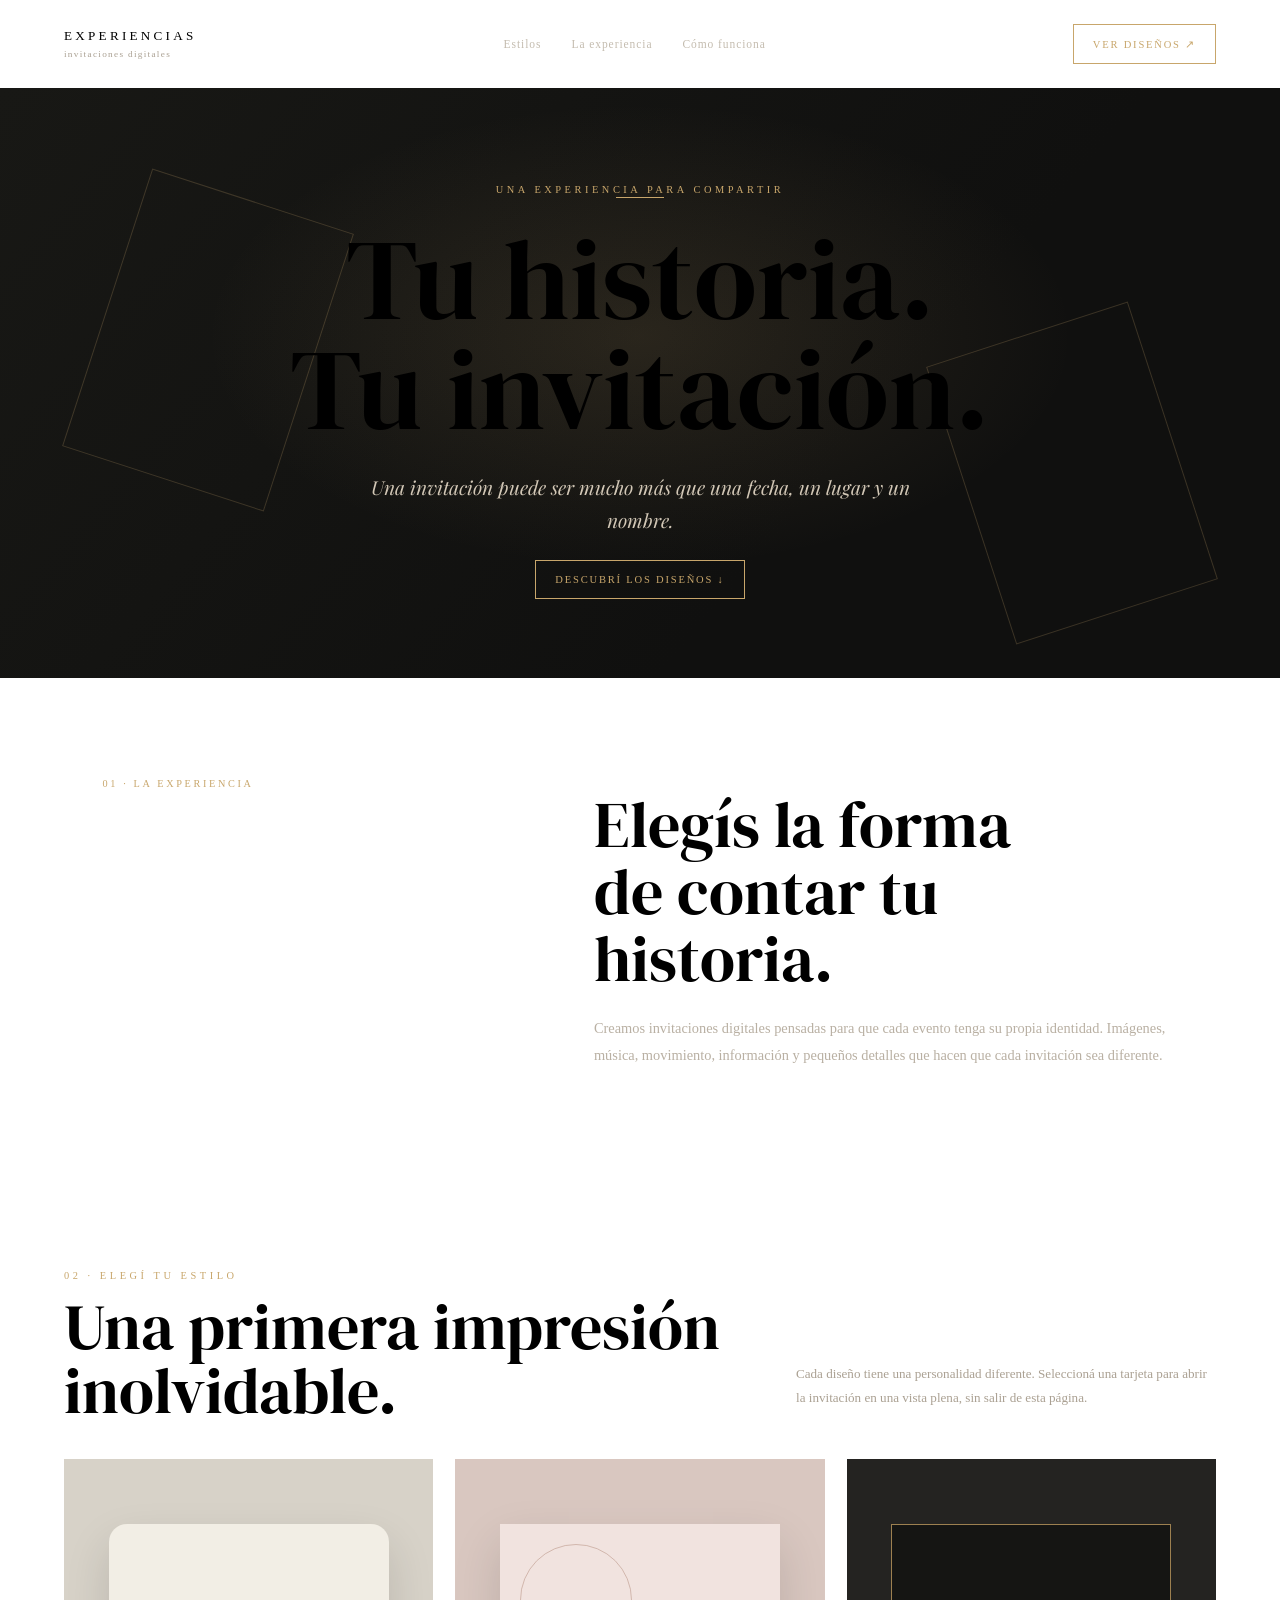
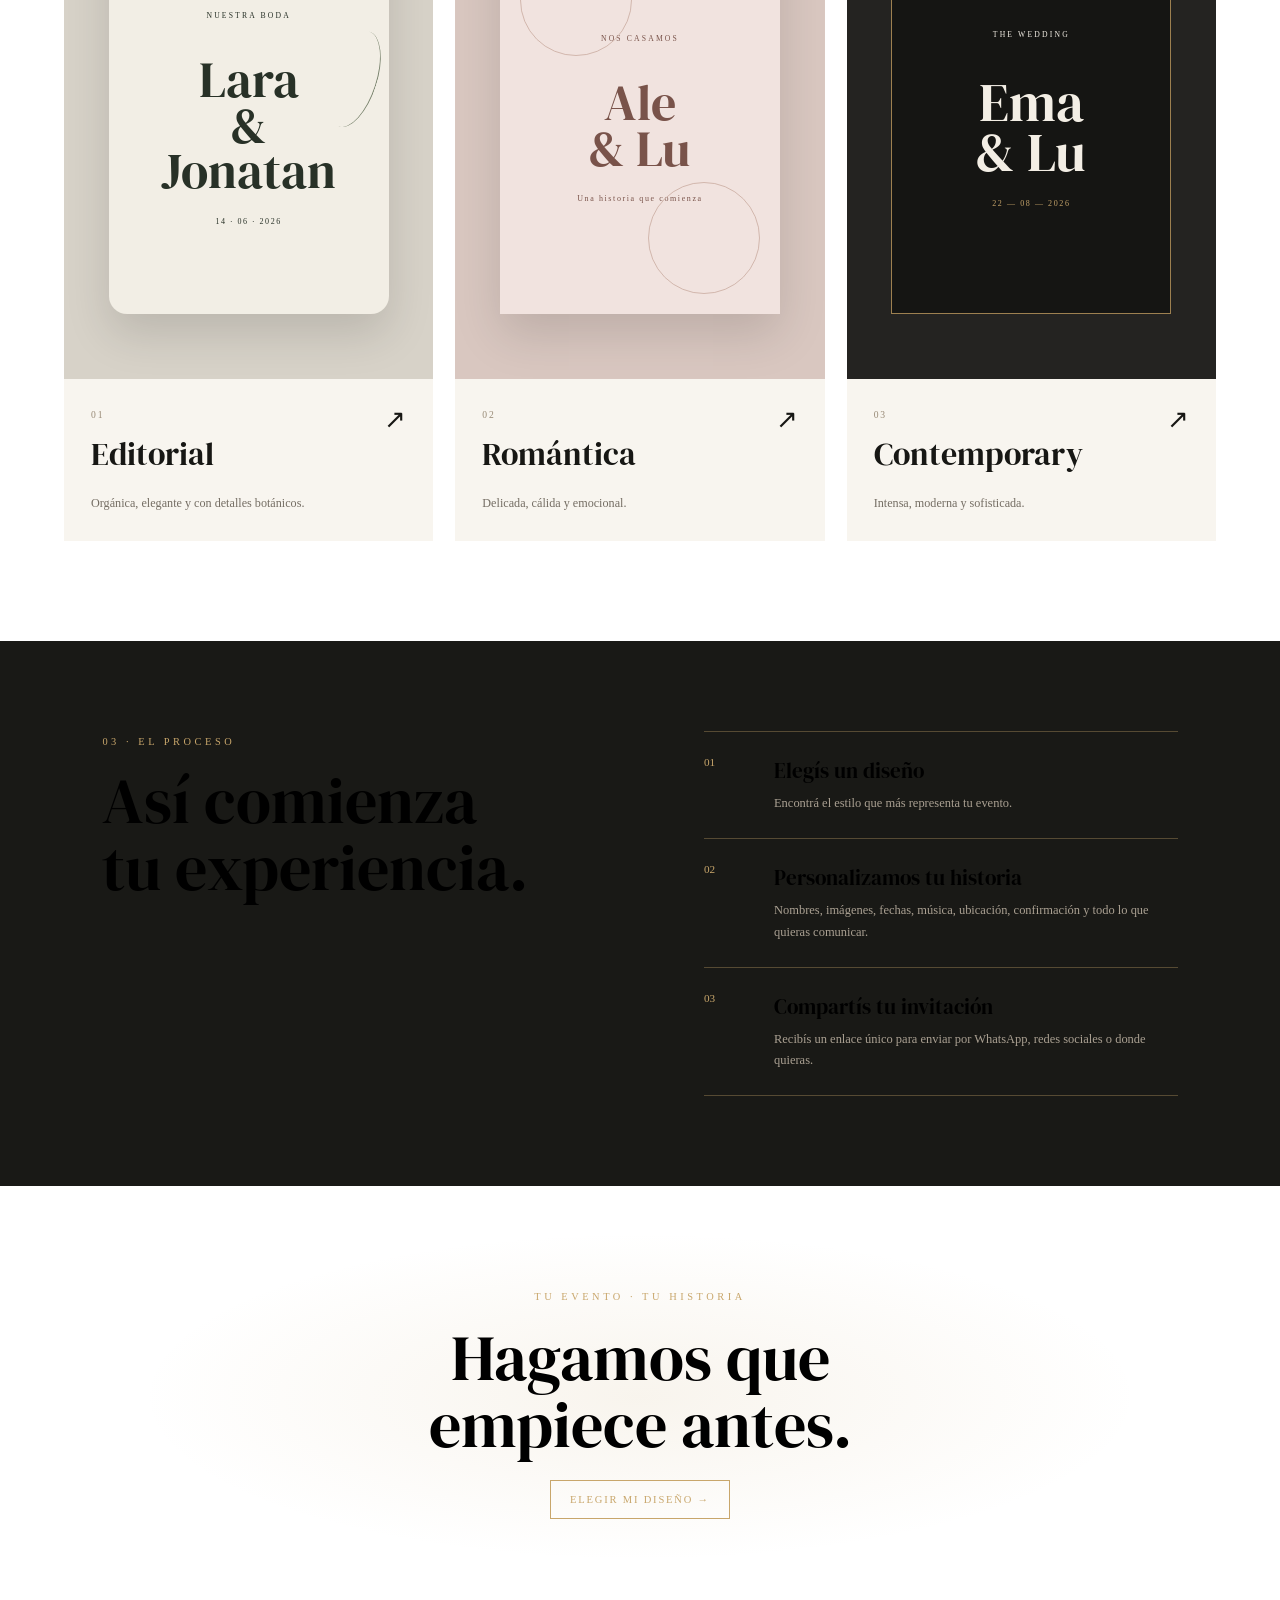
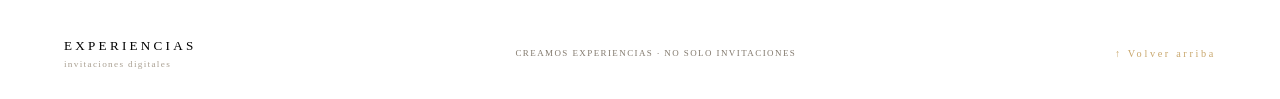
<file: demo.html>
<!doctype html>
<html lang="es">
  <head>
    <meta charset="utf-8" />
    <meta name="viewport" content="width=device-width, initial-scale=1" />
    <meta name="theme-color" content="#11110f" />
    <title>Experiencias · Invitaciones digitales</title>
    <link rel="preconnect" href="https://fonts.googleapis.com" />
    <link rel="preconnect" href="https://fonts.gstatic.com" crossorigin />
    <link
      href="https://fonts.googleapis.com/css2?family=DM+Serif+Display&family=Montserrat:wght@300;400;500;600&family=Playfair+Display:ital,wght@0,400;0,500;1,400&display=swap"
      rel="stylesheet"
    />
    <style>
      :root {
        --bg: #11110f;
        --panel: #191916;
        --cream: #f3eee5;
        --gold: #c8a66b;
        --muted: #aaa092;
        --line: rgba(200, 166, 107, 0.35);
      }
      * {
        box-sizing: border-box;
      }
      html,
      body {
        width: 100%;
        min-height: 100%;
        margin: 0;
      }

      body {
        overflow-x: hidden;
      }

      .portada {
        min-height: 100vh;
        min-height: 100svh;
        width: 100%;
      }
      a {
        color: inherit;
        text-decoration: none;
      }
      button {
        font: inherit;
      }
      .site {
        overflow: hidden;
      }
      .navbar {
        height: 88px;
        padding: 0 5vw;
        display: flex;
        align-items: center;
        justify-content: space-between;
        border-bottom: 1px solid rgba(255, 255, 255, 0.08);
        gap: 24px;
        position: relative;
        z-index: 2;
      }
      .logo,
      .footer-brand {
        display: flex;
        flex-direction: column;
        gap: 5px;
        letter-spacing: 0.25em;
        font-size: 0.82rem;
      }
      .logo small,
      .footer-brand small {
        font-size: 0.58rem;
        letter-spacing: 0.14em;
        color: var(--muted);
      }
      .nav-links {
        display: flex;
        gap: 30px;
        color: #c4bcaf;
        font-size: 0.72rem;
        letter-spacing: 0.08em;
      }
      .nav-button,
      .outline-button {
        border: 1px solid var(--gold);
        padding: 13px 19px;
        color: var(--gold);
        font-size: 0.66rem;
        text-transform: uppercase;
        letter-spacing: 0.17em;
        transition: 0.2s;
      }
      .nav-button:hover,
      .outline-button:hover {
        background: var(--gold);
        color: var(--bg);
      }
      .hero {
        min-height: 590px;
        display: grid;
        place-items: center;
        text-align: center;
        padding: 80px 24px;
        position: relative;
        background:
          radial-gradient(
            ellipse at 50% 42%,
            rgba(200, 166, 107, 0.13),
            transparent 48%
          ),
          linear-gradient(130deg, #181815, #10100f 65%);
      }
      .hero:before,
      .hero:after {
        content: "";
        position: absolute;
        width: 210px;
        height: 290px;
        border: 1px solid rgba(200, 166, 107, 0.23);
        transform: rotate(18deg);
        pointer-events: none;
      }
      .hero:before {
        left: 8%;
        top: 18%;
      }
      .hero:after {
        right: 8%;
        bottom: 10%;
        transform: rotate(-18deg);
      }
      .hero-inner {
        max-width: 760px;
        position: relative;
        z-index: 1;
      }
      .eyebrow {
        color: var(--gold);
        font-size: 0.65rem;
        letter-spacing: 0.34em;
        text-transform: uppercase;
      }
      .hero h1 {
        font:
          400 clamp(3.7rem, 9vw, 7.8rem)/0.95 "DM Serif Display",
          Georgia,
          serif;
        margin: 27px 0;
      }
      .hero p {
        font:
          italic 1.2rem/1.7 "Playfair Display",
          Georgia,
          serif;
        color: #d2c7b6;
        max-width: 540px;
        margin: 0 auto 32px;
      }
      .hero-rule {
        width: 48px;
        height: 1px;
        background: var(--gold);
        margin: 0 auto 26px;
      }
      .intro {
        padding: 95px 8vw;
        display: grid;
        grid-template-columns: 0.8fr 1.2fr;
        gap: 8vw;
        border-bottom: 1px solid rgba(255, 255, 255, 0.08);
      }
      .section-label {
        font-size: 0.64rem;
        letter-spacing: 0.26em;
        color: var(--gold);
      }
      .intro h2,
      .process h2,
      .closing h2 {
        font:
          400 clamp(2.4rem, 5vw, 4.6rem)/1.05 "DM Serif Display",
          Georgia,
          serif;
        margin: 18px 0 22px;
      }
      .intro p {
        max-width: 620px;
        color: #b9b0a3;
        font-size: 0.9rem;
        line-height: 1.9;
      }
      .styles {
        padding: 85px 5vw 100px;
      }
      .section-head {
        display: flex;
        justify-content: space-between;
        align-items: end;
        gap: 24px;
        margin-bottom: 36px;
      }
      .section-head h2 {
        font:
          400 clamp(2.5rem, 5vw, 4.3rem)/1 "DM Serif Display",
          Georgia,
          serif;
        margin: 12px 0 0;
      }
      .section-head p {
        max-width: 420px;
        color: #aaa092;
        line-height: 1.8;
        font-size: 0.82rem;
      }
      .design-grid {
        display: grid;
        grid-template-columns: repeat(3, minmax(0, 1fr));
        gap: 22px;
      }
      .design-card {
        display: block;
        background: #f4f0e9;
        color: #171714;
        min-width: 0;
        cursor: pointer;
        transition: transform 0.25s;
      }
      .design-card:hover {
        transform: translateY(-7px);
      }
      .card-image {
        height: 520px;
        display: grid;
        place-items: center;
        padding: 35px;
        position: relative;
        overflow: hidden;
      }
      .editorial .card-image {
        background: #d7d2c8;
      }
      .romantic .card-image {
        background: #d9c7c0;
      }
      .contemporary .card-image {
        background: #242321;
      }
      .mini-invite {
        width: min(100%, 280px);
        height: 390px;
        display: flex;
        align-items: center;
        justify-content: center;
        flex-direction: column;
        text-align: center;
        padding: 25px;
        position: relative;
        box-shadow: 0 20px 45px #0002;
      }
      .mini-invite .tiny {
        font-size: 0.48rem;
        letter-spacing: 0.28em;
      }
      .mini-invite strong {
        font:
          400 clamp(2.2rem, 4vw, 3.1rem)/0.92 "DM Serif Display",
          Georgia,
          serif;
        margin: 38px 0 22px;
      }
      .mini-invite .mini-date {
        font-size: 0.5rem;
        letter-spacing: 0.2em;
      }
      .editorial .mini-invite {
        background: #f2eee5;
        color: #283127;
        border-radius: 18px;
      }
      .editorial .mini-invite:after {
        content: "";
        position: absolute;
        right: 12px;
        top: 105px;
        width: 45px;
        height: 100px;
        border-right: 1px solid #79836d;
        border-radius: 50%;
        transform: rotate(18deg);
      }
      .romantic .mini-invite {
        background: #f1e3df;
        color: #79534a;
      }
      .romantic .mini-invite:before,
      .romantic .mini-invite:after {
        content: "";
        position: absolute;
        width: 110px;
        height: 110px;
        border: 1px solid #d2b7ad;
        border-radius: 50%;
      }
      .romantic .mini-invite:before {
        top: 20px;
        left: 20px;
      }
      .romantic .mini-invite:after {
        bottom: 20px;
        right: 20px;
      }
      .contemporary .mini-invite {
        background: #151513;
        color: #f3eee5;
        border: 1px solid #9d8050;
        box-shadow: none;
      }
      .contemporary .mini-invite strong {
        font-size: 3.4rem;
      }
      .contemporary .mini-date {
        color: var(--gold);
      }
      .card-info {
        padding: 25px 27px 28px;
        background: #f8f5ef;
        min-height: 145px;
      }
      .card-top {
        display: flex;
        align-items: start;
        justify-content: space-between;
      }
      .card-number {
        font-size: 0.6rem;
        letter-spacing: 0.2em;
        color: #988a76;
      }
      .card-info h3 {
        font:
          400 2rem "DM Serif Display",
          Georgia,
          serif;
        margin: 10px 0;
      }
      .card-arrow {
        font-size: 1.6rem;
      }
      .card-info p {
        font-size: 0.76rem;
        color: #746d63;
        line-height: 1.6;
        margin: 8px 0 0;
      }
      .process {
        padding: 90px 8vw;
        background: #191916;
        display: grid;
        grid-template-columns: 1fr 1fr;
        gap: 10vw;
      }
      .process-list {
        border-top: 1px solid var(--line);
      }
      .process-item {
        display: grid;
        grid-template-columns: 50px 1fr;
        gap: 20px;
        padding: 24px 0;
        border-bottom: 1px solid var(--line);
      }
      .process-item > span {
        color: var(--gold);
        font-size: 0.7rem;
      }
      .process-item h3 {
        font:
          400 1.3rem "DM Serif Display",
          Georgia,
          serif;
        margin: 0 0 8px;
      }
      .process-item p {
        color: #aaa092;
        font-size: 0.78rem;
        line-height: 1.7;
        margin: 0;
      }
      .closing {
        text-align: center;
        padding: 100px 24px;
        background: radial-gradient(
          ellipse at center,
          rgba(200, 166, 107, 0.12),
          transparent 55%
        );
      }
      .closing h2 {
        margin: 20px 0 30px;
      }
      footer {
        padding: 30px 5vw;
        display: flex;
        justify-content: space-between;
        align-items: center;
        gap: 20px;
        border-top: 1px solid rgba(255, 255, 255, 0.08);
      }
      .footer-copy {
        color: #82796d;
        font-size: 0.56rem;
        letter-spacing: 0.16em;
        text-align: center;
      }
      /* Invitación de vista plena */
      .invitation-view {
        position: fixed;
        inset: 0;
        z-index: 20;
        background: #11110f;
        color: var(--cream);
        display: none;
        overflow: auto;
      }
      .invitation-view.open {
        display: block;
      }
      .invite-topbar {
        position: sticky;
        top: 0;
        display: flex;
        justify-content: space-between;
        align-items: center;
        padding: 12px 20px;
        background: rgba(17, 17, 15, 0.92);
        border-bottom: 1px solid rgba(200, 166, 107, 0.2);
        z-index: 2;
        backdrop-filter: blur(10px);
      }
      .invite-topbar span {
        font-size: 0.6rem;
        letter-spacing: 0.2em;
        color: var(--muted);
        text-transform: uppercase;
      }
      .top-actions {
        display: flex;
        gap: 8px;
      }
      .icon-btn {
        background: transparent;
        border: 1px solid var(--line);
        color: var(--gold);
        padding: 9px 12px;
        cursor: pointer;
      }
      .invite-content {
        min-height: calc(100svh - 55px);
        max-width: 1000px;
        margin: auto;
        padding: 24px;
      }
      .invite-frame {
        border: 1px solid rgba(200, 166, 107, 0.75);
        min-height: calc(100svh - 105px);
        padding: clamp(30px, 7vw, 75px);
        display: flex;
        align-items: center;
        flex-direction: column;
        text-align: center;
        position: relative;
        background: radial-gradient(
          ellipse at 50% 12%,
          rgba(200, 166, 107, 0.1),
          transparent 48%
        );
      }
      .invite-frame:before {
        content: "";
        position: absolute;
        inset: 15px;
        border: 1px solid rgba(200, 166, 107, 0.12);
        pointer-events: none;
      }
      .invite-eyebrow {
        color: var(--gold);
        font-size: 0.64rem;
        letter-spacing: 0.4em;
        text-transform: uppercase;
      }
      .invite-rule {
        height: 1px;
        width: 44px;
        background: var(--gold);
        margin: 25px auto;
      }
      .invite-frame h2 {
        font:
          400 clamp(4.2rem, 12vw, 8.8rem)/0.83 "DM Serif Display",
          Georgia,
          serif;
        letter-spacing: -0.05em;
        margin: 30px 0;
      }
      .invite-date {
        font-size: 0.8rem;
        letter-spacing: 0.27em;
        color: var(--gold);
      }
      .invite-city {
        margin-top: 15px;
        color: var(--muted);
        font-size: 0.62rem;
        letter-spacing: 0.3em;
      }
      .invite-phrase {
        font:
          italic clamp(1.2rem, 3vw, 1.65rem)/1.5 "Playfair Display",
          Georgia,
          serif;
        margin: 34px 0;
        color: #e0d6c6;
      }
      .countdown {
        display: flex;
        gap: clamp(12px, 4vw, 42px);
        margin: 0 0 32px;
      }
      .countdown strong {
        display: block;
        font:
          400 clamp(1.7rem, 5vw, 2.6rem) "DM Serif Display",
          Georgia,
          serif;
      }
      .countdown small {
        font-size: 0.53rem;
        letter-spacing: 0.17em;
        color: var(--muted);
        text-transform: uppercase;
      }
      .invite-details {
        width: 100%;
        max-width: 760px;
        display: grid;
        grid-template-columns: repeat(3, 1fr);
        border: 1px solid var(--line);
        margin-top: auto;
      }
      .invite-detail {
        padding: 22px 12px;
        border-right: 1px solid var(--line);
      }
      .invite-detail:last-child {
        border: 0;
      }
      .invite-detail h3 {
        font-size: 0.59rem;
        font-weight: 400;
        letter-spacing: 0.2em;
        color: var(--gold);
        text-transform: uppercase;
        margin: 0 0 12px;
      }
      .invite-detail p {
        font:
          1rem/1.6 "Playfair Display",
          Georgia,
          serif;
        margin: 0;
      }
      .invite-detail small {
        display: block;
        color: var(--muted);
        font-size: 0.7rem;
        line-height: 1.6;
        margin-top: 5px;
      }
      .invite-actions {
        display: flex;
        gap: 12px;
        flex-wrap: wrap;
        justify-content: center;
        margin: 25px 0;
      }
      .invite-actions a {
        padding: 14px 18px;
        border: 1px solid var(--gold);
        color: var(--gold);
        font-size: 0.62rem;
        letter-spacing: 0.16em;
        text-transform: uppercase;
      }
      .invite-actions a:hover {
        background: var(--gold);
        color: #11110f;
      }
      .invite-foot {
        font-size: 0.55rem;
        letter-spacing: 0.2em;
        color: #82796d;
        text-transform: uppercase;
        margin: 8px 0 0;
      }
      @media (max-width: 800px) {
        .nav-links {
          display: none;
        }
        .intro,
        .process {
          grid-template-columns: 1fr;
          gap: 30px;
        }
        .design-grid {
          grid-template-columns: 1fr;
          max-width: 560px;
          margin: auto;
        }
        .card-image {
          height: 470px;
        }
        .section-head {
          display: block;
        }
        .section-head p {
          margin-top: 18px;
        }
        .hero:before {
          left: -130px;
        }
        .hero:after {
          right: -130px;
        }
        footer {
          flex-wrap: wrap;
        }
        .footer-copy {
          order: 3;
          width: 100%;
        }
        .invite-content {
          padding: 10px;
        }
        .invite-frame {
          min-height: calc(100svh - 75px);
          padding: 34px 16px;
        }
        .invite-details {
          grid-template-columns: 1fr;
        }
        .invite-detail {
          border-right: 0;
          border-bottom: 1px solid var(--line);
          padding: 16px;
        }
        .invite-detail:last-child {
          border-bottom: 0;
        }
        .invite-frame h2 {
          margin: 28px 0;
        }
        .invite-phrase {
          margin: 24px 0;
        }
      }
      @media (prefers-reduced-motion: reduce) {
        html {
          scroll-behavior: auto;
        }
        * {
          transition: none !important;
        }
      }
    </style>
  </head>
  <body>
    <div class="site" id="site">
      <header class="navbar">
        <a href="#" class="logo"
          ><span>EXPERIENCIAS</span><small>invitaciones digitales</small></a
        >
        <nav class="nav-links">
          <a href="#estilos">Estilos</a><a href="#experiencia">La experiencia</a
          ><a href="#proceso">Cómo funciona</a>
        </nav>
        <a class="nav-button" href="#estilos">Ver diseños ↗</a>
      </header>
      <section class="hero">
        <div class="hero-inner">
          <span class="eyebrow">Una experiencia para compartir</span>
          <div class="hero-rule"></div>
          <h1>Tu historia.<br />Tu invitación.</h1>
          <p>
            Una invitación puede ser mucho más que una fecha, un lugar y un
            nombre.
          </p>
          <a class="outline-button" href="#estilos">Descubrí los diseños ↓</a>
        </div>
      </section>
      <section class="intro" id="experiencia">
        <div><span class="section-label">01 · LA EXPERIENCIA</span></div>
        <div>
          <h2>Elegís la forma<br />de contar tu historia.</h2>
          <p>
            Creamos invitaciones digitales pensadas para que cada evento tenga
            su propia identidad. Imágenes, música, movimiento, información y
            pequeños detalles que hacen que cada invitación sea diferente.
          </p>
        </div>
      </section>
      <section class="styles" id="estilos">
        <div class="section-head">
          <div>
            <span class="eyebrow">02 · Elegí tu estilo</span>
            <h2>Una primera impresión<br />inolvidable.</h2>
          </div>
          <p>
            Cada diseño tiene una personalidad diferente. Seleccioná una tarjeta
            para abrir la invitación en una vista plena, sin salir de esta
            página.
          </p>
        </div>
        <div class="design-grid">
          <a
            href="#invitacion"
            class="design-card editorial"
            data-theme="editorial"
          >
            <div class="card-image">
              <div class="mini-invite">
                <span class="tiny">NUESTRA BODA</span
                ><strong>Lara<br />&amp;<br />Jonatan</strong
                ><span class="mini-date">14 · 06 · 2026</span>
              </div>
            </div>
            <div class="card-info">
              <div class="card-top">
                <div>
                  <span class="card-number">01</span>
                  <h3>Editorial</h3>
                </div>
                <span class="card-arrow">↗</span>
              </div>
              <p>Orgánica, elegante y con detalles botánicos.</p>
            </div>
          </a>
          <a
            href="#invitacion"
            class="design-card romantic"
            data-theme="romantica"
          >
            <div class="card-image">
              <div class="mini-invite">
                <span class="tiny">NOS CASAMOS</span
                ><strong>Ale<br />&amp; Lu</strong
                ><span class="mini-date">Una historia que comienza</span>
              </div>
            </div>
            <div class="card-info">
              <div class="card-top">
                <div>
                  <span class="card-number">02</span>
                  <h3>Romántica</h3>
                </div>
                <span class="card-arrow">↗</span>
              </div>
              <p>Delicada, cálida y emocional.</p>
            </div>
          </a>
          <a
            href="#invitacion"
            class="design-card contemporary"
            data-theme="contemporary"
          >
            <div class="card-image">
              <div class="mini-invite">
                <span class="tiny">THE WEDDING</span
                ><strong>Ema<br />&amp; Lu</strong
                ><span class="mini-date">22 — 08 — 2026</span>
              </div>
            </div>
            <div class="card-info">
              <div class="card-top">
                <div>
                  <span class="card-number">03</span>
                  <h3>Contemporary</h3>
                </div>
                <span class="card-arrow">↗</span>
              </div>
              <p>Intensa, moderna y sofisticada.</p>
            </div>
          </a>
        </div>
      </section>
      <section class="process" id="proceso">
        <div>
          <span class="eyebrow">03 · El proceso</span>
          <h2>Así comienza<br />tu experiencia.</h2>
        </div>
        <div class="process-list">
          <div class="process-item">
            <span>01</span>
            <div>
              <h3>Elegís un diseño</h3>
              <p>Encontrá el estilo que más representa tu evento.</p>
            </div>
          </div>
          <div class="process-item">
            <span>02</span>
            <div>
              <h3>Personalizamos tu historia</h3>
              <p>
                Nombres, imágenes, fechas, música, ubicación, confirmación y
                todo lo que quieras comunicar.
              </p>
            </div>
          </div>
          <div class="process-item">
            <span>03</span>
            <div>
              <h3>Compartís tu invitación</h3>
              <p>
                Recibís un enlace único para enviar por WhatsApp, redes sociales
                o donde quieras.
              </p>
            </div>
          </div>
        </div>
      </section>
      <section class="closing">
        <span class="eyebrow">Tu evento · Tu historia</span>
        <h2>Hagamos que<br />empiece antes.</h2>
        <a class="outline-button" href="#estilos">Elegir mi diseño →</a>
      </section>
      <footer>
        <a href="#" class="footer-brand"
          ><span>EXPERIENCIAS</span><small>invitaciones digitales</small></a
        >
        <div class="footer-copy">
          CREAMOS EXPERIENCIAS · NO SOLO INVITACIONES
        </div>
        <a href="#estilos" class="section-label">↑ Volver arriba</a>
      </footer>
    </div>

    <section class="invitation-view" id="invitationView" aria-hidden="true">
      <div class="invite-topbar">
        <span id="previewLabel">Vista previa · Contemporary</span>
        <div class="top-actions">
          <button class="icon-btn" id="fullscreenBtn" type="button">
            ⛶ Pantalla completa</button
          ><button
            class="icon-btn"
            id="closeBtn"
            type="button"
            aria-label="Cerrar invitación"
          >
            ✕ Cerrar
          </button>
        </div>
      </div>
      <div class="invite-content">
        <div class="invite-frame">
          <span class="invite-eyebrow" id="inviteEyebrow">The wedding</span>
          <div class="invite-rule"></div>
          <span
            class="invite-eyebrow"
            style="color: var(--muted); letter-spacing: 0.22em"
            >Con mucha alegría te invitamos a celebrar</span
          >
          <h2 id="inviteNames">Ema<br />&amp; Lu</h2>
          <div class="invite-date" id="inviteDate">22 — 08 — 2026</div>
          <div class="invite-city" id="inviteCity">
            BUENOS AIRES · ARGENTINA
          </div>
          <p class="invite-phrase" id="invitePhrase">
            Una historia que comienza…<br />y queremos compartir con vos.
          </p>
          <div class="countdown" aria-label="Cuenta regresiva">
            <div><strong id="days">—</strong><small>Días</small></div>
            <div><strong id="hours">—</strong><small>Horas</small></div>
            <div><strong id="minutes">—</strong><small>Minutos</small></div>
            <div><strong id="seconds">—</strong><small>Segundos</small></div>
          </div>
          <div class="invite-details">
            <article class="invite-detail">
              <h3>Ceremonia</h3>
              <p id="venue">Jardín Botánico</p>
              <small id="address">Av. Santa Fe 3951</small>
            </article>
            <article class="invite-detail">
              <h3>Horario</h3>
              <p id="time">18:00 hs</p>
              <small>Te esperamos puntual</small>
            </article>
            <article class="invite-detail">
              <h3>Dress code</h3>
              <p>Elegante</p>
              <small>Formal · Evitar blanco y marfil</small>
            </article>
          </div>
          <div class="invite-actions">
            <a
              id="mapLink"
              href="https://www.google.com/maps/search/?api=1&query=Jardin+Botanico+Buenos+Aires"
              target="_blank"
              rel="noopener"
              >Cómo llegar ↗</a
            ><a
              id="rsvpLink"
              href="mailto:confirmaciones@example.com?subject=Confirmaci%C3%B3n%20de%20asistencia"
              >Confirmar asistencia ↗</a
            >
          </div>
          <p class="invite-foot" id="inviteFoot">
            Un día para recordar · Ema &amp; Lu
          </p>
        </div>
      </div>
    </section>
    <script>
      const themes = {
        editorial: {
          label: "Editorial",
          eyebrow: "Nuestra boda",
          names: "Lara<br>&amp;<br>Jonatan",
          date: "14 — 06 — 2026",
          phrase:
            "Nos encantaría que seas parte<br>de este momento tan especial.",
          venue: "Hacienda Los Robles",
          address: "Av. Los Robles 123 · Pilar",
          time: "18:00 hs",
          city: "BUENOS AIRES · ARGENTINA",
          target: [2026, 5, 14, 18, 0],
          map: "Hacienda+Los+Robles+Pilar",
          couple: "Lara & Jonatan",
        },
        romantica: {
          label: "Romántica",
          eyebrow: "Nos casamos",
          names: "Ale<br>&amp; Lu",
          date: "21 — 11 — 2026",
          phrase:
            "Una historia que comienza…<br>y se llena de momentos para siempre.",
          venue: "Casa de Campo La Reserva",
          address: "Ruta 8 · km 72",
          time: "17:30 hs",
          city: "BUENOS AIRES · ARGENTINA",
          target: [2026, 10, 21, 17, 30],
          map: "Casa+de+Campo+La+Reserva",
          couple: "Ale & Lu",
        },
        contemporary: {
          label: "Contemporary",
          eyebrow: "The wedding",
          names: "Ema<br>&amp; Lu",
          date: "22 — 08 — 2026",
          phrase: "Una historia que comienza…<br>y queremos compartir con vos.",
          venue: "Jardín Botánico",
          address: "Av. Santa Fe 3951",
          time: "18:00 hs",
          city: "BUENOS AIRES · ARGENTINA",
          target: [2026, 7, 22, 18, 0],
          map: "Jardin+Botanico+Buenos+Aires",
          couple: "Ema & Lu",
        },
      };
      let activeTheme = "contemporary",
        targetDate;
      const view = document.getElementById("invitationView"),
        site = document.getElementById("site");
      function openInvitation(key) {
        const t = themes[key] || themes.contemporary;
        activeTheme = key;
        targetDate = new Date(...t.target);
        document.getElementById("previewLabel").textContent =
          "Vista previa · " + t.label;
        document.getElementById("inviteEyebrow").textContent = t.eyebrow;
        document.getElementById("inviteNames").innerHTML = t.names;
        document.getElementById("inviteDate").textContent = t.date;
        document.getElementById("invitePhrase").innerHTML = t.phrase;
        document.getElementById("venue").textContent = t.venue;
        document.getElementById("address").textContent = t.address;
        document.getElementById("time").textContent = t.time;
        document.getElementById("inviteCity").textContent = t.city;
        document.getElementById("inviteFoot").textContent =
          "Un día para recordar · " + t.couple;
        document.getElementById("mapLink").href =
          "https://www.google.com/maps/search/?api=1&query=" + t.map;
        view.classList.add("open");
        view.setAttribute("aria-hidden", "false");
        document.body.style.overflow = "hidden";
        history.replaceState(
          null,
          "",
          location.pathname + location.search + "#invitacion-" + key,
        );
        updateCountdown();
      }
      function closeInvitation() {
        view.classList.remove("open");
        view.setAttribute("aria-hidden", "true");
        document.body.style.overflow = "";
        history.replaceState(null, "", location.pathname + location.search);
      }
      document.querySelectorAll(".design-card").forEach((card) =>
        card.addEventListener("click", (e) => {
          e.preventDefault();
          openInvitation(card.dataset.theme);
        }),
      );
      document
        .getElementById("closeBtn")
        .addEventListener("click", closeInvitation);
      document.addEventListener("keydown", (e) => {
        if (e.key === "Escape" && view.classList.contains("open"))
          closeInvitation();
      });
      function updateCountdown() {
        if (!targetDate) return;
        let left = targetDate.getTime() - Date.now();
        left = Math.max(0, left);
        const v = {
          days: Math.floor(left / 86400000),
          hours: Math.floor((left % 86400000) / 3600000),
          minutes: Math.floor((left % 3600000) / 60000),
          seconds: Math.floor((left % 60000) / 1000),
        };
        Object.entries(v).forEach(
          ([id, n]) =>
            (document.getElementById(id).textContent = String(n).padStart(
              2,
              "0",
            )),
        );
      }
      setInterval(updateCountdown, 1000);
      document
        .getElementById("fullscreenBtn")
        .addEventListener("click", async () => {
          try {
            if (!document.fullscreenElement) {
              await view.requestFullscreen();
              document.getElementById("fullscreenBtn").textContent =
                "⛶ Salir de pantalla completa";
            } else {
              await document.exitFullscreen();
            }
          } catch (e) {
            alert(
              "El navegador no permitió pantalla completa. Podés probar con F11.",
            );
          }
        });
      document.addEventListener("fullscreenchange", () => {
        document.getElementById("fullscreenBtn").textContent =
          document.fullscreenElement
            ? "⛶ Salir de pantalla completa"
            : "⛶ Pantalla completa";
      });
      if (location.hash.startsWith("#invitacion-"))
        openInvitation(location.hash.replace("#invitacion-", ""));
    </script>
  </body>
</html>
</file>
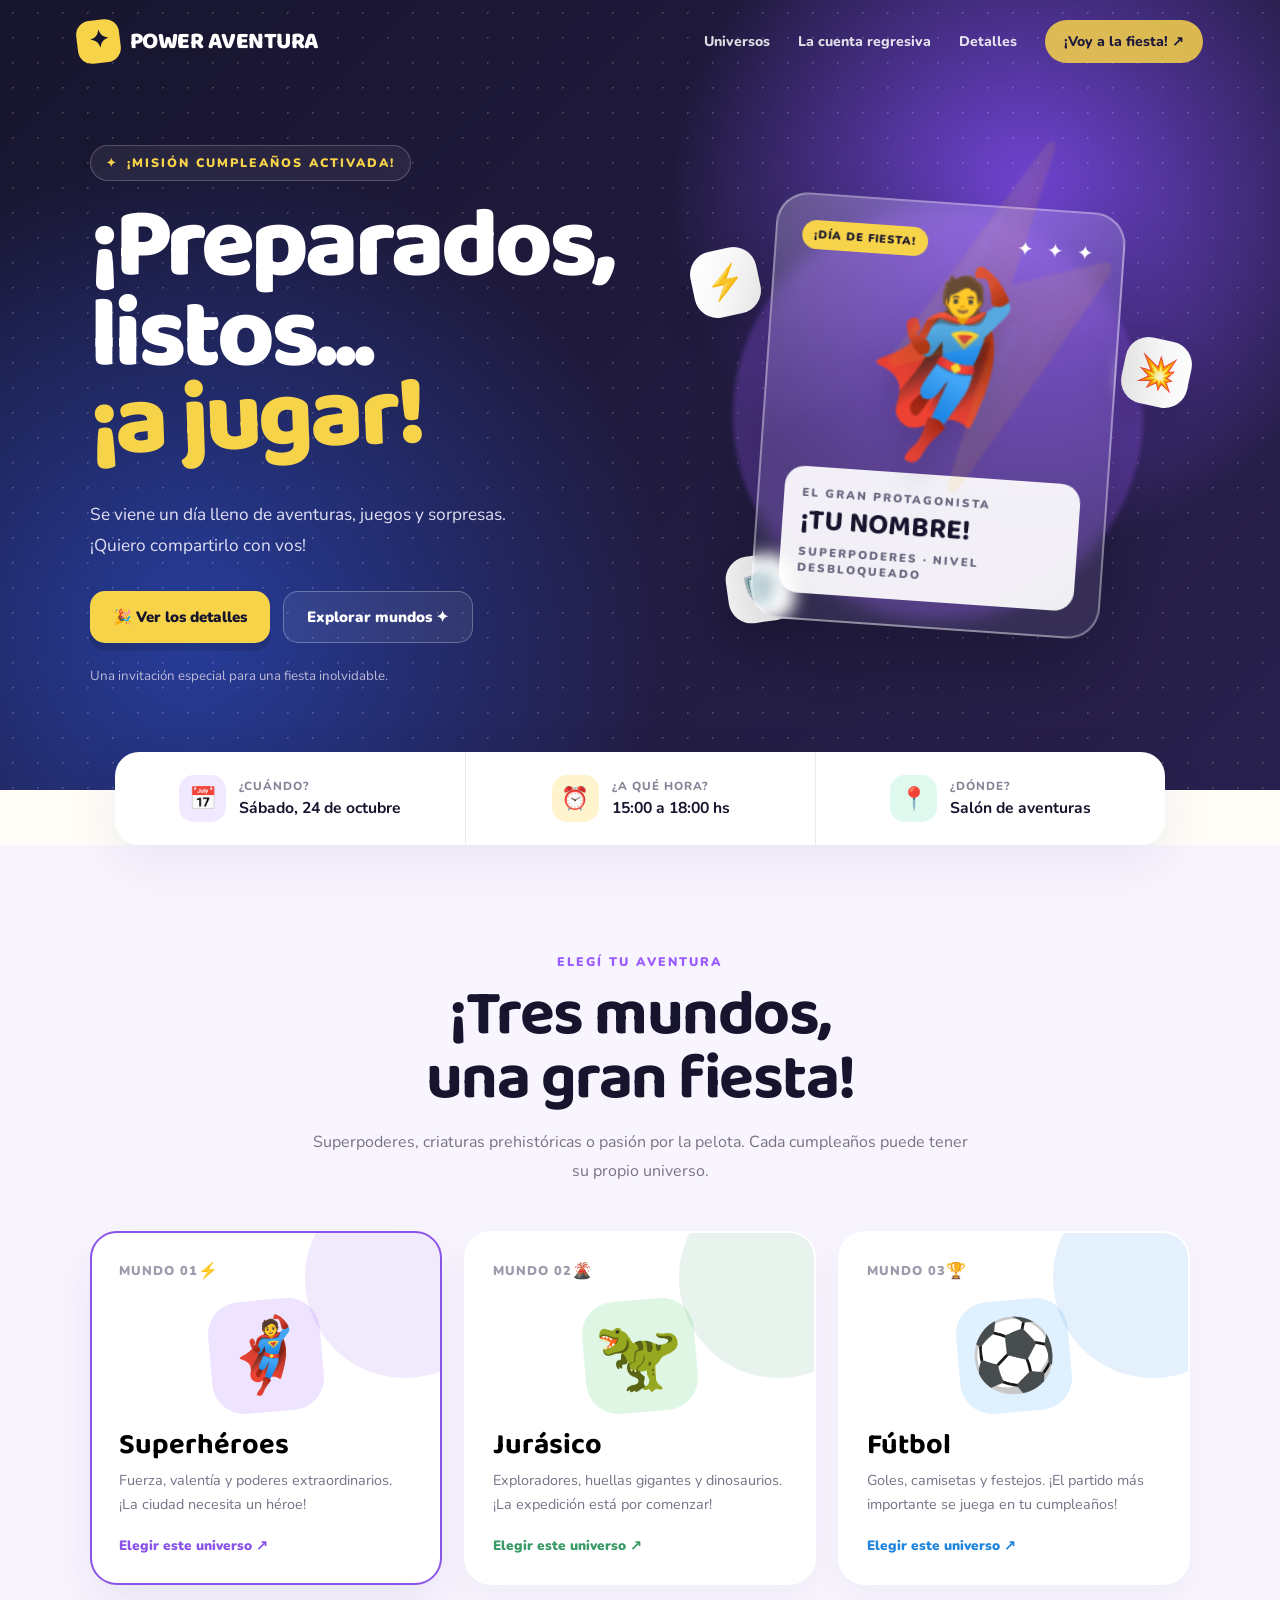
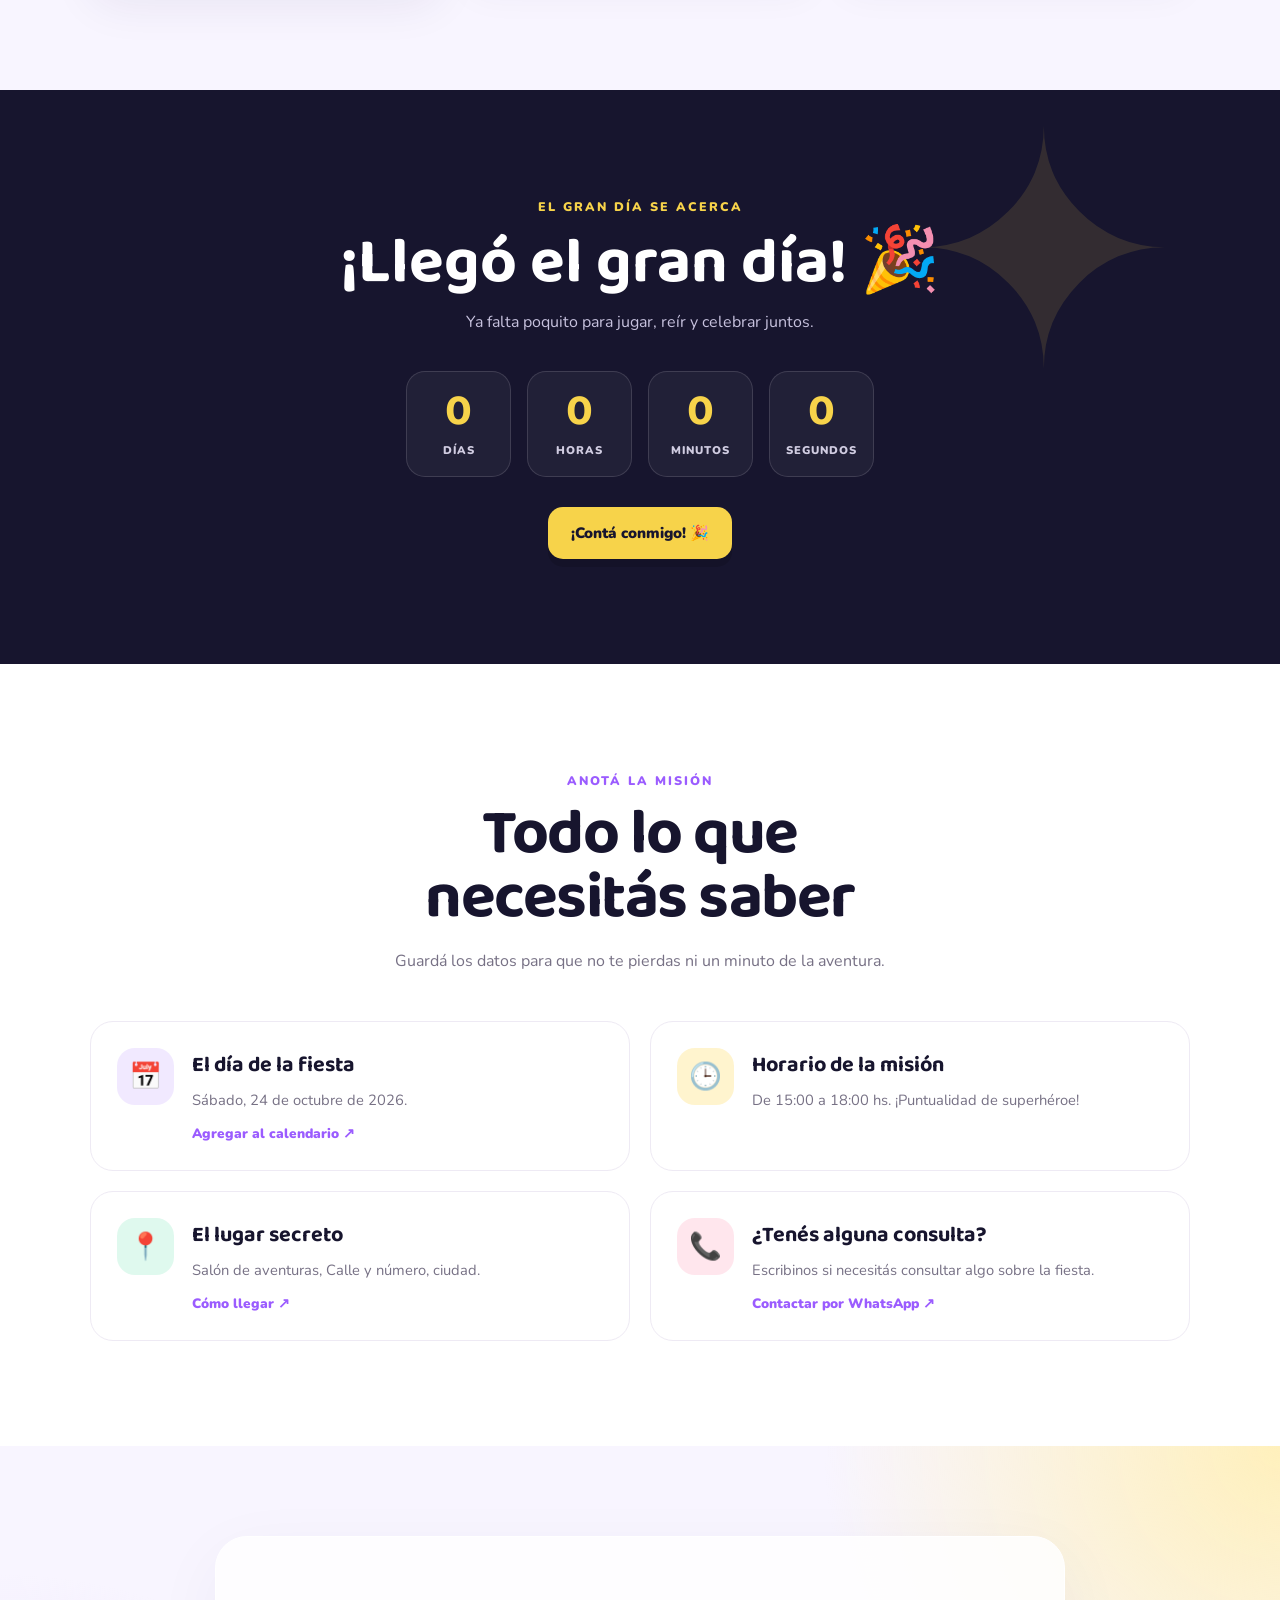
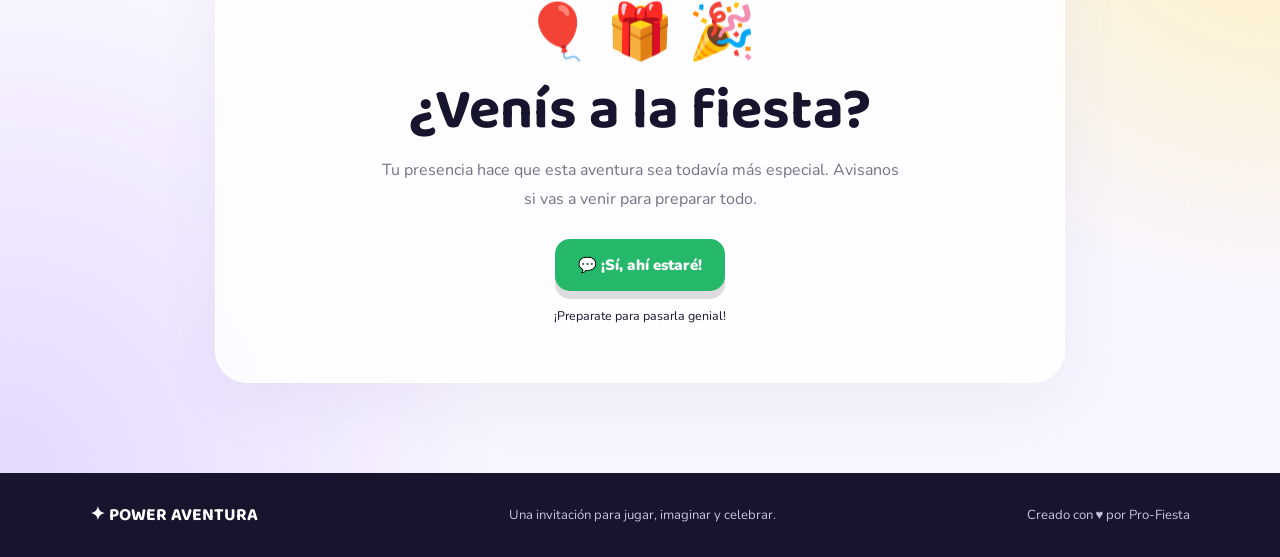
<file: ellos.html>
<!doctype html>
<html lang="es">
  <head>
    <meta charset="UTF-8" />
    <meta name="viewport" content="width=device-width, initial-scale=1.0" />
    <title>Power Aventura | Invitación infantil</title>

    <link rel="preconnect" href="https://fonts.googleapis.com" />
    <link
      href="https://fonts.googleapis.com/css2?family=Baloo+2:wght@400;500;600;700;800&family=Nunito:wght@400;600;700;800;900&display=swap"
      rel="stylesheet"
    />

    <style>
      :root {
        --primary: #9b5cff;
        --secondary: #f7d34a;
        --accent: #55e5bd;
        --dark: #17152e;
        --paper: #fffdf8;
        --hero-bg:
          radial-gradient(circle at 80% 25%, #7345d8 0, transparent 30%),
          radial-gradient(circle at 15% 80%, #273d9b 0, transparent 38%),
          linear-gradient(135deg, #17152e, #29204e);
        --hero-decoration: "⚡";
      }

      * {
        box-sizing: border-box;
        margin: 0;
        padding: 0;
      }

      html {
        scroll-behavior: smooth;
        scroll-padding-top: 85px;
      }

      body {
        font-family: "Nunito", sans-serif;
        color: var(--dark);
        background: var(--paper);
        overflow-x: hidden;
      }

      a {
        color: inherit;
        text-decoration: none;
      }

      button {
        font: inherit;
        cursor: pointer;
      }

      .navbar {
        position: absolute;
        top: 0;
        left: 0;
        width: 100%;
        z-index: 20;
        padding: 20px 6%;
        display: flex;
        align-items: center;
        justify-content: space-between;
        color: white;
      }

      .brand {
        display: flex;
        align-items: center;
        gap: 10px;
        font-family: "Baloo 2", sans-serif;
        font-size: 1.45rem;
        font-weight: 800;
        letter-spacing: -0.5px;
      }

      .brand-icon {
        display: grid;
        place-items: center;
        width: 43px;
        height: 43px;
        border-radius: 14px;
        background: var(--secondary);
        color: var(--dark);
        transform: rotate(-7deg);
        font-size: 1.5rem;
      }

      .nav-links {
        display: flex;
        align-items: center;
        gap: 28px;
        font-size: 0.88rem;
        font-weight: 800;
      }

      .nav-links a {
        opacity: 0.85;
        transition: opacity 0.2s;
      }

      .nav-links a:hover {
        opacity: 1;
      }

      .nav-rsvp {
        padding: 12px 19px;
        border-radius: 30px;
        background: var(--secondary);
        color: var(--dark);
      }

      .menu-toggle {
        display: none;
        border: 0;
        background: transparent;
        color: white;
        font-size: 1.8rem;
      }

      .hero {
        position: relative;
        isolation: isolate;
        min-height: 740px;
        min-height: min(790px, 100svh);
        display: flex;
        align-items: center;
        padding: 130px 7% 90px;
        overflow: hidden;
        color: white;
        background: var(--hero-bg);
        transition: background 0.5s ease;
      }

      .hero::before {
        content: "";
        position: absolute;
        inset: 0;
        z-index: -1;
        opacity: 0.18;
        background-image: radial-gradient(#fff 1px, transparent 1px);
        background-size: 25px 25px;
      }

      .hero::after {
        content: var(--hero-decoration);
        position: absolute;
        right: 8%;
        top: 16%;
        font-size: clamp(8rem, 22vw, 19rem);
        opacity: 0.1;
        transform: rotate(-14deg);
        pointer-events: none;
      }

      .hero-inner {
        width: min(1200px, 100%);
        margin: auto;
        display: grid;
        grid-template-columns: 1.05fr 0.95fr;
        align-items: center;
        gap: 40px;
      }

      .eyebrow {
        display: inline-flex;
        align-items: center;
        gap: 9px;
        padding: 9px 15px;
        margin-bottom: 22px;
        border: 1px solid #ffffff36;
        border-radius: 30px;
        background: #ffffff10;
        color: var(--secondary);
        font-size: 0.77rem;
        font-weight: 900;
        letter-spacing: 2px;
        text-transform: uppercase;
      }

      .hero h1 {
        max-width: 680px;
        font-family: "Baloo 2", sans-serif;
        font-size: clamp(3.7rem, 7.7vw, 7.2rem);
        line-height: 0.91;
        letter-spacing: -4px;
        font-weight: 800;
      }

      .hero h1 span {
        display: block;
        color: var(--secondary);
        transform: rotate(-2deg);
        transform-origin: left center;
      }

      .hero-description {
        max-width: 450px;
        margin-top: 27px;
        color: #e2e0f4;
        font-size: 1.08rem;
        line-height: 1.8;
      }

      .hero-actions {
        display: flex;
        flex-wrap: wrap;
        gap: 13px;
        margin-top: 30px;
      }

      .btn {
        display: inline-flex;
        align-items: center;
        justify-content: center;
        gap: 9px;
        min-height: 52px;
        padding: 14px 23px;
        border: 0;
        border-radius: 15px;
        font-size: 0.94rem;
        font-weight: 900;
        transition:
          transform 0.2s,
          box-shadow 0.2s;
      }

      .btn:hover {
        transform: translateY(-3px);
      }

      .btn-primary {
        background: var(--secondary);
        color: var(--dark);
        box-shadow: 0 8px 0 #00000022;
      }

      .btn-secondary {
        border: 1px solid #ffffff45;
        background: #ffffff12;
        color: white;
      }

      .hero-note {
        margin-top: 24px;
        color: #bcb9d8;
        font-size: 0.83rem;
      }

      .hero-art {
        position: relative;
        min-height: 450px;
        display: grid;
        place-items: center;
      }

      .art-halo {
        position: absolute;
        width: min(410px, 85%);
        aspect-ratio: 1;
        border-radius: 50%;
        background: var(--primary);
        opacity: 0.3;
        filter: blur(2px);
        transition: background 0.5s;
      }

      .art-card {
        position: relative;
        width: min(350px, 85%);
        aspect-ratio: 0.82;
        display: flex;
        flex-direction: column;
        justify-content: space-between;
        padding: 25px;
        overflow: hidden;
        border: 2px solid #ffffff60;
        border-radius: 32px;
        background:
          linear-gradient(160deg, #ffffff28, transparent 45%), #ffffff12;
        box-shadow: 0 30px 90px #00000040;
        backdrop-filter: blur(8px);
        transform: rotate(4deg);
        transition: transform 0.5s;
      }

      .art-card:hover {
        transform: rotate(0deg) translateY(-8px);
      }

      .art-card-top {
        display: flex;
        justify-content: space-between;
        align-items: center;
      }

      .art-label {
        padding: 7px 12px;
        border-radius: 20px;
        background: var(--secondary);
        color: var(--dark);
        font-size: 0.7rem;
        font-weight: 900;
        letter-spacing: 1px;
      }

      .art-stars {
        font-size: 1.25rem;
        letter-spacing: 4px;
      }

      .art-emoji {
        position: relative;
        z-index: 1;
        text-align: center;
        font-size: clamp(7rem, 14vw, 11rem);
        line-height: 1.1;
        filter: drop-shadow(0 15px 15px #00000025);
        animation: float 3s ease-in-out infinite;
      }

      .art-bottom {
        padding: 18px;
        border-radius: 20px;
        background: #ffffffeb;
        color: var(--dark);
      }

      .art-bottom small {
        display: block;
        color: #6c6680;
        font-size: 0.72rem;
        font-weight: 900;
        letter-spacing: 2px;
      }

      .art-bottom strong {
        display: block;
        margin-top: 3px;
        font-family: "Baloo 2", sans-serif;
        font-size: 1.8rem;
        line-height: 1.2;
      }

      .floating {
        position: absolute;
        display: grid;
        place-items: center;
        width: 67px;
        height: 67px;
        border-radius: 23px;
        background: white;
        box-shadow: 0 15px 35px #00000028;
        font-size: 2rem;
        animation: float 4s ease-in-out infinite;
      }

      .float-one {
        top: 13%;
        left: 1%;
        transform: rotate(-12deg);
      }

      .float-two {
        right: 0;
        top: 33%;
        animation-delay: 0.8s;
        transform: rotate(12deg);
      }

      .float-three {
        bottom: 4%;
        left: 8%;
        animation-delay: 1.4s;
        transform: rotate(-8deg);
      }

      @keyframes float {
        0%,
        100% {
          translate: 0 0;
        }
        50% {
          translate: 0 -12px;
        }
      }

      /* FRANJA DE DATOS */

      .quick-info {
        position: relative;
        z-index: 3;
        width: min(1050px, 88%);
        margin: -38px auto 0;
        display: grid;
        grid-template-columns: repeat(3, 1fr);
        border-radius: 24px;
        background: white;
        box-shadow: 0 18px 55px #21143d12;
      }

      .quick-item {
        display: flex;
        align-items: center;
        justify-content: center;
        gap: 13px;
        padding: 23px 18px;
      }

      .quick-item + .quick-item {
        border-left: 1px solid #eeeaf4;
      }

      .quick-icon {
        display: grid;
        place-items: center;
        flex: 0 0 47px;
        height: 47px;
        border-radius: 15px;
        background: #f1e9ff;
        font-size: 1.4rem;
      }

      .quick-item:nth-child(2) .quick-icon {
        background: #fff4ce;
      }

      .quick-item:nth-child(3) .quick-icon {
        background: #dff9ee;
      }

      .quick-item small {
        display: block;
        color: #898397;
        font-size: 0.73rem;
        font-weight: 800;
        text-transform: uppercase;
        letter-spacing: 1px;
      }

      .quick-item strong {
        display: block;
        margin-top: 3px;
        font-size: 0.98rem;
      }

      /* SECCIONES */

      .section {
        padding: 105px 7%;
      }

      .section-inner {
        width: min(1120px, 100%);
        margin: auto;
      }

      .section-heading {
        max-width: 660px;
        margin: 0 auto 45px;
        text-align: center;
      }

      .kicker {
        color: var(--primary);
        font-size: 0.78rem;
        font-weight: 900;
        letter-spacing: 2px;
        text-transform: uppercase;
      }

      .section-heading h2 {
        margin-top: 12px;
        font-family: "Baloo 2", sans-serif;
        font-size: clamp(2.5rem, 5vw, 4rem);
        line-height: 1;
        letter-spacing: -1.5px;
      }

      .section-heading p {
        margin-top: 16px;
        color: #777185;
        line-height: 1.8;
      }

      /* ELEGIR UNIVERSO */

      .universes {
        background: #f8f5ff;
      }

      .universe-grid {
        display: grid;
        grid-template-columns: repeat(3, 1fr);
        gap: 22px;
      }

      .universe-card {
        position: relative;
        min-height: 340px;
        padding: 27px;
        display: flex;
        flex-direction: column;
        justify-content: space-between;
        overflow: hidden;
        border: 2px solid transparent;
        border-radius: 27px;
        background: white;
        text-align: left;
        box-shadow: 0 12px 35px #2b1b4c0a;
        transition:
          transform 0.25s,
          border-color 0.25s,
          box-shadow 0.25s;
      }

      .universe-card:hover,
      .universe-card.active {
        transform: translateY(-7px);
        border-color: var(--card-color);
        box-shadow: 0 20px 45px #2b1b4c13;
      }

      .universe-card::after {
        content: "";
        position: absolute;
        width: 200px;
        height: 200px;
        right: -65px;
        top: -55px;
        border-radius: 50%;
        background: var(--card-color);
        opacity: 0.12;
      }

      .universe-top {
        display: flex;
        align-items: center;
        justify-content: space-between;
      }

      .universe-number {
        color: #a09aac;
        font-size: 0.8rem;
        font-weight: 900;
        letter-spacing: 1px;
      }

      .universe-symbol {
        display: grid;
        place-items: center;
        width: 112px;
        height: 112px;
        margin: 18px auto;
        border-radius: 32px;
        background: var(--card-bg);
        font-size: 4.4rem;
        transform: rotate(-5deg);
        transition: transform 0.3s;
      }

      .universe-card:hover .universe-symbol {
        transform: rotate(5deg) scale(1.08);
      }

      .universe-card h3 {
        font-family: "Baloo 2", sans-serif;
        font-size: 1.8rem;
        line-height: 1.1;
      }

      .universe-card p {
        margin-top: 8px;
        color: #777185;
        font-size: 0.9rem;
        line-height: 1.65;
      }

      .universe-link {
        display: inline-flex;
        align-items: center;
        gap: 8px;
        margin-top: 19px;
        color: var(--card-color);
        font-size: 0.85rem;
        font-weight: 900;
      }

      /* CUENTA REGRESIVA */

      .countdown-section {
        position: relative;
        overflow: hidden;
        background: var(--dark);
        color: white;
      }

      .countdown-section::before {
        content: "✦";
        position: absolute;
        right: 8%;
        top: -50px;
        color: var(--secondary);
        opacity: 0.12;
        font-size: 20rem;
      }

      .countdown-content {
        position: relative;
        text-align: center;
      }

      .countdown-content .kicker {
        color: var(--secondary);
      }

      .countdown-content h2 {
        margin-top: 12px;
        font-family: "Baloo 2", sans-serif;
        font-size: clamp(2.3rem, 5vw, 4rem);
        line-height: 1.1;
      }

      .countdown-content > p {
        margin-top: 12px;
        color: #c7c2de;
      }

      .countdown {
        display: flex;
        justify-content: center;
        gap: 16px;
        margin: 38px 0 30px;
      }

      .time-box {
        width: 105px;
        padding: 18px 10px;
        border: 1px solid #ffffff22;
        border-radius: 19px;
        background: #ffffff0c;
      }

      .time-box strong {
        display: block;
        color: var(--secondary);
        font-family: "Baloo 2", sans-serif;
        font-size: 2.8rem;
        line-height: 1;
      }

      .time-box span {
        display: block;
        margin-top: 8px;
        color: #d0cce1;
        font-size: 0.7rem;
        font-weight: 900;
        letter-spacing: 1px;
        text-transform: uppercase;
      }

      /* DETALLES */

      .details {
        background: white;
      }

      .details-grid {
        display: grid;
        grid-template-columns: repeat(2, 1fr);
        gap: 20px;
      }

      .detail-card {
        display: flex;
        gap: 18px;
        padding: 26px;
        border: 1px solid #eeeaf4;
        border-radius: 23px;
        background: #fff;
        transition:
          transform 0.25s,
          box-shadow 0.25s;
      }

      .detail-card:hover {
        transform: translateY(-4px);
        box-shadow: 0 15px 40px #21143d0d;
      }

      .detail-icon {
        display: grid;
        place-items: center;
        flex: 0 0 57px;
        height: 57px;
        border-radius: 18px;
        background: #f1e9ff;
        font-size: 1.65rem;
      }

      .detail-card:nth-child(2) .detail-icon {
        background: #fff4ce;
      }
      .detail-card:nth-child(3) .detail-icon {
        background: #dff9ee;
      }
      .detail-card:nth-child(4) .detail-icon {
        background: #ffe6ed;
      }

      .detail-card h3 {
        font-family: "Baloo 2", sans-serif;
        font-size: 1.35rem;
      }

      .detail-card p {
        margin-top: 6px;
        color: #777185;
        font-size: 0.92rem;
        line-height: 1.7;
      }

      .detail-card a {
        display: inline-block;
        margin-top: 11px;
        color: var(--primary);
        font-size: 0.85rem;
        font-weight: 900;
      }

      /* CONFIRMACIÓN */

      .rsvp {
        padding: 90px 7%;
        background:
          radial-gradient(circle at 0 100%, #e4d8ff 0, transparent 35%),
          radial-gradient(circle at 100% 0, #fff0bc 0, transparent 32%), #f8f5ff;
      }

      .rsvp-card {
        width: min(850px, 100%);
        margin: auto;
        padding: clamp(28px, 6vw, 58px);
        border: 1px solid #ffffff;
        border-radius: 32px;
        background: #ffffffd9;
        text-align: center;
        box-shadow: 0 20px 70px #2b1b4c0c;
      }

      .rsvp-emoji {
        font-size: 3.4rem;
      }

      .rsvp-card h2 {
        margin-top: 12px;
        font-family: "Baloo 2", sans-serif;
        font-size: clamp(2.2rem, 5vw, 3.6rem);
        line-height: 1.05;
      }

      .rsvp-card p {
        max-width: 520px;
        margin: 15px auto 25px;
        color: #777185;
        line-height: 1.8;
      }

      .rsvp-card .btn-primary {
        background: #25b86a;
        color: white;
      }

      .rsvp-note {
        margin-top: 16px;
        font-size: 0.78rem;
      }

      .footer {
        padding: 28px 7%;
        display: flex;
        flex-wrap: wrap;
        align-items: center;
        justify-content: space-between;
        gap: 15px;
        background: #17152e;
        color: #c7c2de;
        font-size: 0.82rem;
      }

      .footer strong {
        color: white;
        font-family: "Baloo 2", sans-serif;
        font-size: 1.1rem;
      }

      /* ANIMACIÓN DE ENTRADA */

      .reveal {
        opacity: 0;
        transform: translateY(24px);
        transition:
          opacity 0.65s ease,
          transform 0.65s ease;
      }

      .reveal.visible {
        opacity: 1;
        transform: translateY(0);
      }

      @media (prefers-reduced-motion: reduce) {
        *,
        *::before,
        *::after {
          scroll-behavior: auto !important;
          animation: none !important;
          transition-duration: 0.01ms !important;
        }
      }

      @media (max-width: 850px) {
        .navbar {
          padding: 16px 5%;
        }

        .menu-toggle {
          display: block;
        }

        .nav-links {
          position: absolute;
          top: 74px;
          left: 5%;
          right: 5%;
          display: none;
          align-items: stretch;
          gap: 0;
          padding: 12px;
          border: 1px solid #ffffff20;
          border-radius: 18px;
          background: #201a3c;
          box-shadow: 0 20px 50px #00000035;
        }

        .nav-links.open {
          display: flex;
          flex-direction: column;
        }

        .nav-links a {
          padding: 13px;
        }

        .nav-rsvp {
          margin-top: 5px;
          text-align: center;
        }

        .hero {
          padding: 125px 6% 75px;
        }

        .hero-inner {
          grid-template-columns: 1fr;
          gap: 15px;
        }

        .hero-copy {
          text-align: center;
        }

        .hero h1 {
          margin: auto;
          letter-spacing: -2px;
        }

        .hero h1 span {
          transform-origin: center;
        }

        .hero-description {
          margin: 23px auto 0;
        }

        .hero-actions {
          justify-content: center;
        }

        .hero-note {
          margin-bottom: 10px;
        }

        .hero-art {
          min-height: 390px;
        }

        .art-card {
          width: min(300px, 75%);
        }

        .universe-grid {
          grid-template-columns: 1fr;
        }

        .universe-card {
          min-height: 285px;
        }

        .universe-symbol {
          margin: 12px auto;
        }

        .quick-info {
          grid-template-columns: 1fr;
          margin-top: -22px;
        }

        .quick-item {
          justify-content: flex-start;
          padding: 16px 23px;
        }

        .quick-item + .quick-item {
          border-top: 1px solid #eeeaf4;
          border-left: 0;
        }

        .section {
          padding: 75px 6%;
        }
      }

      @media (max-width: 560px) {
        .hero {
          min-height: auto;
        }

        .hero h1 {
          font-size: clamp(3.4rem, 15vw, 5rem);
        }

        .hero-description {
          font-size: 0.98rem;
        }

        .hero-art {
          min-height: 350px;
        }

        .art-card {
          width: min(270px, 76%);
          padding: 18px;
          border-radius: 25px;
        }

        .art-emoji {
          font-size: 7.5rem;
        }

        .floating {
          width: 52px;
          height: 52px;
          border-radius: 17px;
          font-size: 1.55rem;
        }

        .details-grid {
          grid-template-columns: 1fr;
        }

        .detail-card {
          padding: 20px;
        }

        .countdown {
          gap: 7px;
        }

        .time-box {
          width: 22%;
          min-width: 0;
          padding: 15px 5px;
        }

        .time-box strong {
          font-size: 2rem;
        }

        .time-box span {
          font-size: 0.56rem;
          letter-spacing: 0.5px;
        }

        .footer {
          justify-content: center;
          text-align: center;
        }
      }
    </style>
  </head>

  <body>
    <!-- NAVEGACIÓN -->
    <nav class="navbar">
      <a class="brand" href="#inicio" aria-label="Ir al inicio">
        <span class="brand-icon">✦</span>
        <span>POWER AVENTURA</span>
      </a>

      <button
        class="menu-toggle"
        id="menuToggle"
        aria-label="Abrir menú"
        aria-expanded="false"
      >
        ☰
      </button>

      <div class="nav-links" id="navLinks">
        <a href="#aventuras">Universos</a>
        <a href="#cuenta">La cuenta regresiva</a>
        <a href="#detalles">Detalles</a>
        <a href="#confirmar" class="nav-rsvp">¡Voy a la fiesta! ↗</a>
      </div>
    </nav>

    <!-- HERO -->
    <header class="hero" id="inicio">
      <div class="hero-inner">
        <div class="hero-copy">
          <div class="eyebrow">
            <span>✦</span>
            <span id="heroEyebrow">¡Misión cumpleaños activada!</span>
          </div>

          <h1 id="heroTitle">
            ¡Preparados,<br />
            listos...<br />
            <span>¡a jugar!</span>
          </h1>

          <p class="hero-description" id="heroDescription">
            Se viene un día lleno de aventuras, juegos y sorpresas. ¡Quiero
            compartirlo con vos!
          </p>

          <div class="hero-actions">
            <a href="#detalles" class="btn btn-primary">🎉 Ver los detalles</a>
            <a href="#aventuras" class="btn btn-secondary">Explorar mundos ✦</a>
          </div>

          <p class="hero-note">
            Una invitación especial para una fiesta inolvidable.
          </p>
        </div>

        <div class="hero-art" aria-label="Ilustración decorativa de la fiesta">
          <div class="art-halo"></div>

          <div class="floating float-one" id="floatOne">⚡</div>
          <div class="floating float-two" id="floatTwo">🦖</div>
          <div class="floating float-three" id="floatThree">⚽</div>

          <div class="art-card">
            <div class="art-card-top">
              <span class="art-label" id="artLabel">¡DÍA DE FIESTA!</span>
              <span class="art-stars">✦ ✦ ✦</span>
            </div>

            <div class="art-emoji" id="artEmoji">🦸</div>

            <div class="art-bottom">
              <small>EL GRAN PROTAGONISTA</small>
              <strong id="childName">¡TU NOMBRE!</strong>
              <small id="artSubtitle" style="margin-top: 5px"
                >CUMPLE 8 AÑOS · NIVEL DESBLOQUEADO</small
              >
            </div>
          </div>
        </div>
      </div>
    </header>

    <!-- DATOS RÁPIDOS -->
    <div class="quick-info">
      <div class="quick-item">
        <div class="quick-icon">📅</div>
        <div>
          <small>¿Cuándo?</small>
          <strong id="quickDate">Sábado 24 de octubre</strong>
        </div>
      </div>

      <div class="quick-item">
        <div class="quick-icon">⏰</div>
        <div>
          <small>¿A qué hora?</small>
          <strong id="quickTime">15:00 a 18:00 hs</strong>
        </div>
      </div>

      <div class="quick-item">
        <div class="quick-icon">📍</div>
        <div>
          <small>¿Dónde?</small>
          <strong id="quickPlace">Salón de aventuras</strong>
        </div>
      </div>
    </div>

    <!-- UNIVERSOS TEMÁTICOS -->
    <section class="section universes" id="aventuras">
      <div class="section-inner">
        <div class="section-heading reveal">
          <span class="kicker">Elegí tu aventura</span>
          <h2>¡Tres mundos,<br />una gran fiesta!</h2>
          <p>
            Superpoderes, criaturas prehistóricas o pasión por la pelota. Cada
            cumpleaños puede tener su propio universo.
          </p>
        </div>

        <div class="universe-grid">
          <button
            class="universe-card active reveal"
            data-theme="heroes"
            style="--card-color: #8b54e9; --card-bg: #eee4ff"
          >
            <div class="universe-top">
              <span class="universe-number">MUNDO 01</span>
              <span>⚡</span>
            </div>
            <div class="universe-symbol">🦸</div>
            <div>
              <h3>Superhéroes</h3>
              <p>
                Fuerza, valentía y poderes extraordinarios. ¡La ciudad necesita
                un héroe!
              </p>
              <span class="universe-link">Elegir este universo ↗</span>
            </div>
          </button>

          <button
            class="universe-card reveal"
            data-theme="dinos"
            style="--card-color: #3a9b67; --card-bg: #dff6e5"
          >
            <div class="universe-top">
              <span class="universe-number">MUNDO 02</span>
              <span>🌋</span>
            </div>
            <div class="universe-symbol">🦖</div>
            <div>
              <h3>Jurásico</h3>
              <p>
                Exploradores, huellas gigantes y dinosaurios. ¡La expedición
                está por comenzar!
              </p>
              <span class="universe-link">Elegir este universo ↗</span>
            </div>
          </button>

          <button
            class="universe-card reveal"
            data-theme="futbol"
            style="--card-color: #2185db; --card-bg: #dff0ff"
          >
            <div class="universe-top">
              <span class="universe-number">MUNDO 03</span>
              <span>🏆</span>
            </div>
            <div class="universe-symbol">⚽</div>
            <div>
              <h3>Fútbol</h3>
              <p>
                Goles, camisetas y festejos. ¡El partido más importante se juega
                en tu cumpleaños!
              </p>
              <span class="universe-link">Elegir este universo ↗</span>
            </div>
          </button>
        </div>
      </div>
    </section>

    <!-- CUENTA REGRESIVA -->
    <section class="section countdown-section" id="cuenta">
      <div class="section-inner countdown-content reveal">
        <span class="kicker">El gran día se acerca</span>
        <h2 id="countdownTitle">¿Estás preparado para la aventura?</h2>
        <p>Ya falta poquito para jugar, reír y celebrar juntos.</p>

        <div class="countdown">
          <div class="time-box">
            <strong id="days">--</strong>
            <span>Días</span>
          </div>
          <div class="time-box">
            <strong id="hours">--</strong>
            <span>Horas</span>
          </div>
          <div class="time-box">
            <strong id="minutes">--</strong>
            <span>Minutos</span>
          </div>
          <div class="time-box">
            <strong id="seconds">--</strong>
            <span>Segundos</span>
          </div>
        </div>

        <a href="#confirmar" class="btn btn-primary">¡Contá conmigo! 🎉</a>
      </div>
    </section>

    <!-- DETALLES DE LA FIESTA -->
    <section class="section details" id="detalles">
      <div class="section-inner">
        <div class="section-heading reveal">
          <span class="kicker">Anotá la misión</span>
          <h2>Todo lo que<br />necesitás saber</h2>
          <p>
            Guardá los datos para que no te pierdas ni un minuto de la aventura.
          </p>
        </div>

        <div class="details-grid">
          <article class="detail-card reveal">
            <div class="detail-icon">📅</div>
            <div>
              <h3>El día de la fiesta</h3>
              <p id="detailDate">Sábado 24 de octubre de 2026.</p>
              <a href="#" id="calendarLink" target="_blank" rel="noopener"
                >Agregar al calendario ↗</a
              >
            </div>
          </article>

          <article class="detail-card reveal">
            <div class="detail-icon">🕒</div>
            <div>
              <h3>Horario de la misión</h3>
              <p id="detailTime">
                De 15:00 a 18:00 hs. ¡Puntualidad de superhéroe!
              </p>
            </div>
          </article>

          <article class="detail-card reveal">
            <div class="detail-icon">📍</div>
            <div>
              <h3>El lugar secreto</h3>
              <p id="detailPlace">
                Salón de aventuras, calle y número, ciudad.
              </p>
              <a href="#" id="mapLink" target="_blank" rel="noopener"
                >Cómo llegar ↗</a
              >
            </div>
          </article>

          <article class="detail-card reveal">
            <div class="detail-icon">📞</div>
            <div>
              <h3>¿Tenés alguna consulta?</h3>
              <p id="contactText">Mamá o papá te ayudan con cualquier duda.</p>
              <a href="#" id="contactLink" target="_blank" rel="noopener"
                >Contactar por WhatsApp ↗</a
              >
            </div>
          </article>
        </div>
      </div>
    </section>

    <!-- CONFIRMACIÓN -->
    <section class="rsvp" id="confirmar">
      <div class="rsvp-card reveal">
        <div class="rsvp-emoji">🎈 🎁 🎉</div>
        <h2>¿Venís a la fiesta?</h2>
        <p>
          Tu presencia hace que esta aventura sea todavía más especial. Avisanos
          si vas a venir para preparar todo.
        </p>

        <a
          class="btn btn-primary"
          id="rsvpButton"
          href="#"
          target="_blank"
          rel="noopener"
        >
          💬 ¡Sí, ahí estaré!
        </a>

        <div class="rsvp-note">¡Preparate para pasarla genial!</div>
      </div>
    </section>

    <footer class="footer">
      <strong>✦ POWER AVENTURA</strong>
      <span>Una invitación para jugar, imaginar y celebrar.</span>
      <span>Creado con ♥ por Pro-Fiesta</span>
    </footer>

    <script>
      /* =========================================================
   PERSONALIZACIÓN DE LA INVITACIÓN
   Modificá estos datos para cada cumpleaños.
========================================================= */

      const invitacion = {
        nombre: "¡TU NOMBRE!",
        edad: 8,

        // Fecha en formato AAAA-MM-DD
        fecha: "2026-10-24",

        // Horario mostrado en la invitación
        horaInicio: "15:00",
        horaFin: "18:00",

        lugar: "Salón de aventuras",
        direccion: "Calle y número, ciudad",

        // Teléfono con código de país y área, sin + ni espacios
        telefono: "5492230000000",

        mensajeWhatsApp: "¡Hola! Confirmo mi asistencia al cumpleaños. 🎉",

        tema: "heroes",
      };

      /* =========================================================
   UNIVERSOS VISUALES
========================================================= */

      const temas = {
        heroes: {
          primary: "#9b5cff",
          secondary: "#f7d34a",
          accent: "#55e5bd",
          background:
            "radial-gradient(circle at 80% 25%, #7345d8 0, transparent 30%), radial-gradient(circle at 15% 80%, #273d9b 0, transparent 38%), linear-gradient(135deg, #17152e, #29204e)",
          eyebrow: "¡Misión cumpleaños activada!",
          title: "¡Preparados,<br>listos...<br><span>¡a jugar!</span>",
          description:
            "Se viene un día lleno de aventuras, juegos y sorpresas. ¡Quiero compartirlo con vos!",
          emoji: "🦸",
          float1: "⚡",
          float2: "💥",
          float3: "🛡️",
          label: "¡DÍA DE FIESTA!",
          subtitle: "SUPERPODERES · NIVEL DESBLOQUEADO",
          countdown: "¿Estás preparado para la aventura?",
        },

        dinos: {
          primary: "#278953",
          secondary: "#d9f36a",
          accent: "#f5b64e",
          background:
            "radial-gradient(circle at 80% 25%, #3d9859 0, transparent 33%), radial-gradient(circle at 15% 80%, #174b3b 0, transparent 40%), linear-gradient(135deg, #122d29, #1f5943)",
          eyebrow: "¡Expedición jurásica!",
          title: "¡Rugidos,<br>huellas y<br><span>aventura!</span>",
          description:
            "Preparate para viajar a la era de los dinosaurios. ¡La expedición más divertida te está esperando!",
          emoji: "🦖",
          float1: "🌋",
          float2: "🥚",
          float3: "🌿",
          label: "ZONA JURÁSICA",
          subtitle: "EXPEDICIÓN · NIVEL EXPERTO",
          countdown: "¡La expedición está por comenzar!",
        },

        futbol: {
          primary: "#2185db",
          secondary: "#a9f5dc",
          accent: "#f7d34a",
          background:
            "radial-gradient(circle at 80% 25%, #2185db 0, transparent 33%), radial-gradient(circle at 15% 80%, #126b77 0, transparent 40%), linear-gradient(135deg, #102e4c, #155c73)",
          eyebrow: "¡Se juega la gran final!",
          title: "¡Un gol,<br>un festejo,<br><span>¡tu fiesta!</span>",
          description:
            "Convocamos a la hinchada para celebrar a lo grande. ¡No te quedes afuera del partido!",
          emoji: "⚽",
          float1: "🏆",
          float2: "🥅",
          float3: "⭐",
          label: "DÍA DE PARTIDO",
          subtitle: "FÚTBOL · NIVEL CAMPEÓN",
          countdown: "¡Se viene el partido del año!",
        },
      };

      /* =========================================================
   APLICAR TEMA
========================================================= */

      function aplicarTema(nombreTema) {
        const tema = temas[nombreTema] || temas.heroes;
        const root = document.documentElement;

        root.style.setProperty("--primary", tema.primary);
        root.style.setProperty("--secondary", tema.secondary);
        root.style.setProperty("--accent", tema.accent);
        root.style.setProperty("--hero-bg", tema.background);

        document.getElementById("heroEyebrow").textContent = tema.eyebrow;
        document.getElementById("heroTitle").innerHTML = tema.title;
        document.getElementById("heroDescription").textContent =
          tema.description;
        document.getElementById("artEmoji").textContent = tema.emoji;
        document.getElementById("floatOne").textContent = tema.float1;
        document.getElementById("floatTwo").textContent = tema.float2;
        document.getElementById("floatThree").textContent = tema.float3;
        document.getElementById("artLabel").textContent = tema.label;
        document.getElementById("artSubtitle").textContent = tema.subtitle;
        document.getElementById("countdownTitle").textContent = tema.countdown;

        document.querySelectorAll(".universe-card").forEach((card) => {
          card.classList.toggle("active", card.dataset.theme === nombreTema);
        });

        invitacion.tema = nombreTema;
      }

      document.querySelectorAll(".universe-card").forEach((card) => {
        card.addEventListener("click", () => {
          aplicarTema(card.dataset.theme);

          // Pequeño desplazamiento para que se perciba el cambio.
          document.querySelector(".hero").scrollIntoView({
            behavior: "smooth",
            block: "start",
          });
        });
      });

      /* =========================================================
   COMPLETAR LOS DATOS
========================================================= */

      function configurarInvitacion() {
        const nombre = invitacion.nombre;
        const fecha = new Date(invitacion.fecha + "T12:00:00");

        const fechaLarga = new Intl.DateTimeFormat("es-AR", {
          weekday: "long",
          day: "numeric",
          month: "long",
          year: "numeric",
        }).format(fecha);

        const fechaCorta = new Intl.DateTimeFormat("es-AR", {
          weekday: "long",
          day: "numeric",
          month: "long",
        }).format(fecha);

        const fechaCapitalizada =
          fechaCorta.charAt(0).toUpperCase() + fechaCorta.slice(1);

        document.getElementById("childName").textContent = nombre;
        document.getElementById("quickDate").textContent = fechaCapitalizada;
        document.getElementById("quickTime").textContent =
          invitacion.horaInicio + " a " + invitacion.horaFin + " hs";
        document.getElementById("quickPlace").textContent = invitacion.lugar;

        document.getElementById("detailDate").textContent =
          fechaLarga.charAt(0).toUpperCase() + fechaLarga.slice(1) + ".";

        document.getElementById("detailTime").textContent =
          "De " +
          invitacion.horaInicio +
          " a " +
          invitacion.horaFin +
          " hs. ¡Puntualidad de superhéroe!";

        document.getElementById("detailPlace").textContent =
          invitacion.lugar + ", " + invitacion.direccion + ".";

        document.getElementById("contactText").textContent =
          "Escribinos si necesitás consultar algo sobre la fiesta.";

        const mapa =
          "https://www.google.com/maps/search/?api=1&query=" +
          encodeURIComponent(invitacion.direccion);

        document.getElementById("mapLink").href = mapa;

        const telefonoValido = /^\d{10,15}$/.test(invitacion.telefono);

        const mensaje = encodeURIComponent(invitacion.mensajeWhatsApp);
        const whatsapp = telefonoValido
          ? "https://wa.me/" + invitacion.telefono + "?text=" + mensaje
          : "https://wa.me/?text=" + mensaje;

        document.getElementById("contactLink").href = whatsapp;
        document.getElementById("rsvpButton").href = whatsapp;

        // Enlace para agregar el evento al calendario.
        const fechaInicio = invitacion.fecha.replaceAll("-", "");
        const horaInicio = invitacion.horaInicio.replace(":", "") + "00";
        const horaFin = invitacion.horaFin.replace(":", "") + "00";

        const inicio = fechaInicio + "T" + horaInicio;
        const fin = fechaInicio + "T" + horaFin;

        const tituloCalendario = encodeURIComponent(
          "Cumpleaños de " + invitacion.nombre,
        );

        const detallesCalendario = encodeURIComponent(
          "¡Una fiesta llena de aventuras! Lugar: " +
            invitacion.lugar +
            ", " +
            invitacion.direccion,
        );

        const calendario =
          "https://calendar.google.com/calendar/render?action=TEMPLATE" +
          "&text=" +
          tituloCalendario +
          "&dates=" +
          inicio +
          "/" +
          fin +
          "&details=" +
          detallesCalendario +
          "&location=" +
          encodeURIComponent(invitacion.direccion);

        document.getElementById("calendarLink").href = calendario;
      }

      /* =========================================================
   CUENTA REGRESIVA
========================================================= */

      function actualizarCuenta() {
        // Fecha local de la fiesta, evitando conversiones UTC.
        const partes = invitacion.fecha.split("-").map(Number);
        const hora = invitacion.horaInicio.split(":").map(Number);

        const destino = new Date(
          partes[0],
          partes[1] - 1,
          partes[2],
          hora[0],
          hora[1],
        );

        const diferencia = destino.getTime() - Date.now();

        if (diferencia <= 0) {
          ["days", "hours", "minutes", "seconds"].forEach((id) => {
            document.getElementById(id).textContent = "0";
          });

          document.getElementById("countdownTitle").textContent =
            "¡Llegó el gran día! 🎉";

          return;
        }

        const dias = Math.floor(diferencia / 86400000);
        const horas = Math.floor((diferencia % 86400000) / 3600000);
        const minutos = Math.floor((diferencia % 3600000) / 60000);
        const segundos = Math.floor((diferencia % 60000) / 1000);

        document.getElementById("days").textContent = dias;
        document.getElementById("hours").textContent = String(horas).padStart(
          2,
          "0",
        );
        document.getElementById("minutes").textContent = String(
          minutos,
        ).padStart(2, "0");
        document.getElementById("seconds").textContent = String(
          segundos,
        ).padStart(2, "0");
      }

      /* =========================================================
   MENÚ MÓVIL
========================================================= */

      const menuToggle = document.getElementById("menuToggle");
      const navLinks = document.getElementById("navLinks");

      menuToggle.addEventListener("click", () => {
        const abierto = navLinks.classList.toggle("open");
        menuToggle.setAttribute("aria-expanded", String(abierto));
        menuToggle.textContent = abierto ? "✕" : "☰";
      });

      navLinks.querySelectorAll("a").forEach((link) => {
        link.addEventListener("click", () => {
          navLinks.classList.remove("open");
          menuToggle.setAttribute("aria-expanded", "false");
          menuToggle.textContent = "☰";
        });
      });

      /* =========================================================
   ANIMACIONES AL DESPLAZARSE
========================================================= */

      if ("IntersectionObserver" in window) {
        const observer = new IntersectionObserver(
          (entries) => {
            entries.forEach((entry) => {
              if (entry.isIntersecting) {
                entry.target.classList.add("visible");
                observer.unobserve(entry.target);
              }
            });
          },
          { threshold: 0.12 },
        );

        document.querySelectorAll(".reveal").forEach((element) => {
          observer.observe(element);
        });
      } else {
        document.querySelectorAll(".reveal").forEach((element) => {
          element.classList.add("visible");
        });
      }

      /* =========================================================
   INICIO
========================================================= */

      configurarInvitacion();
      aplicarTema(invitacion.tema);
      actualizarCuenta();
      setInterval(actualizarCuenta, 1000);
    </script>
  </body>
</html>
</file>
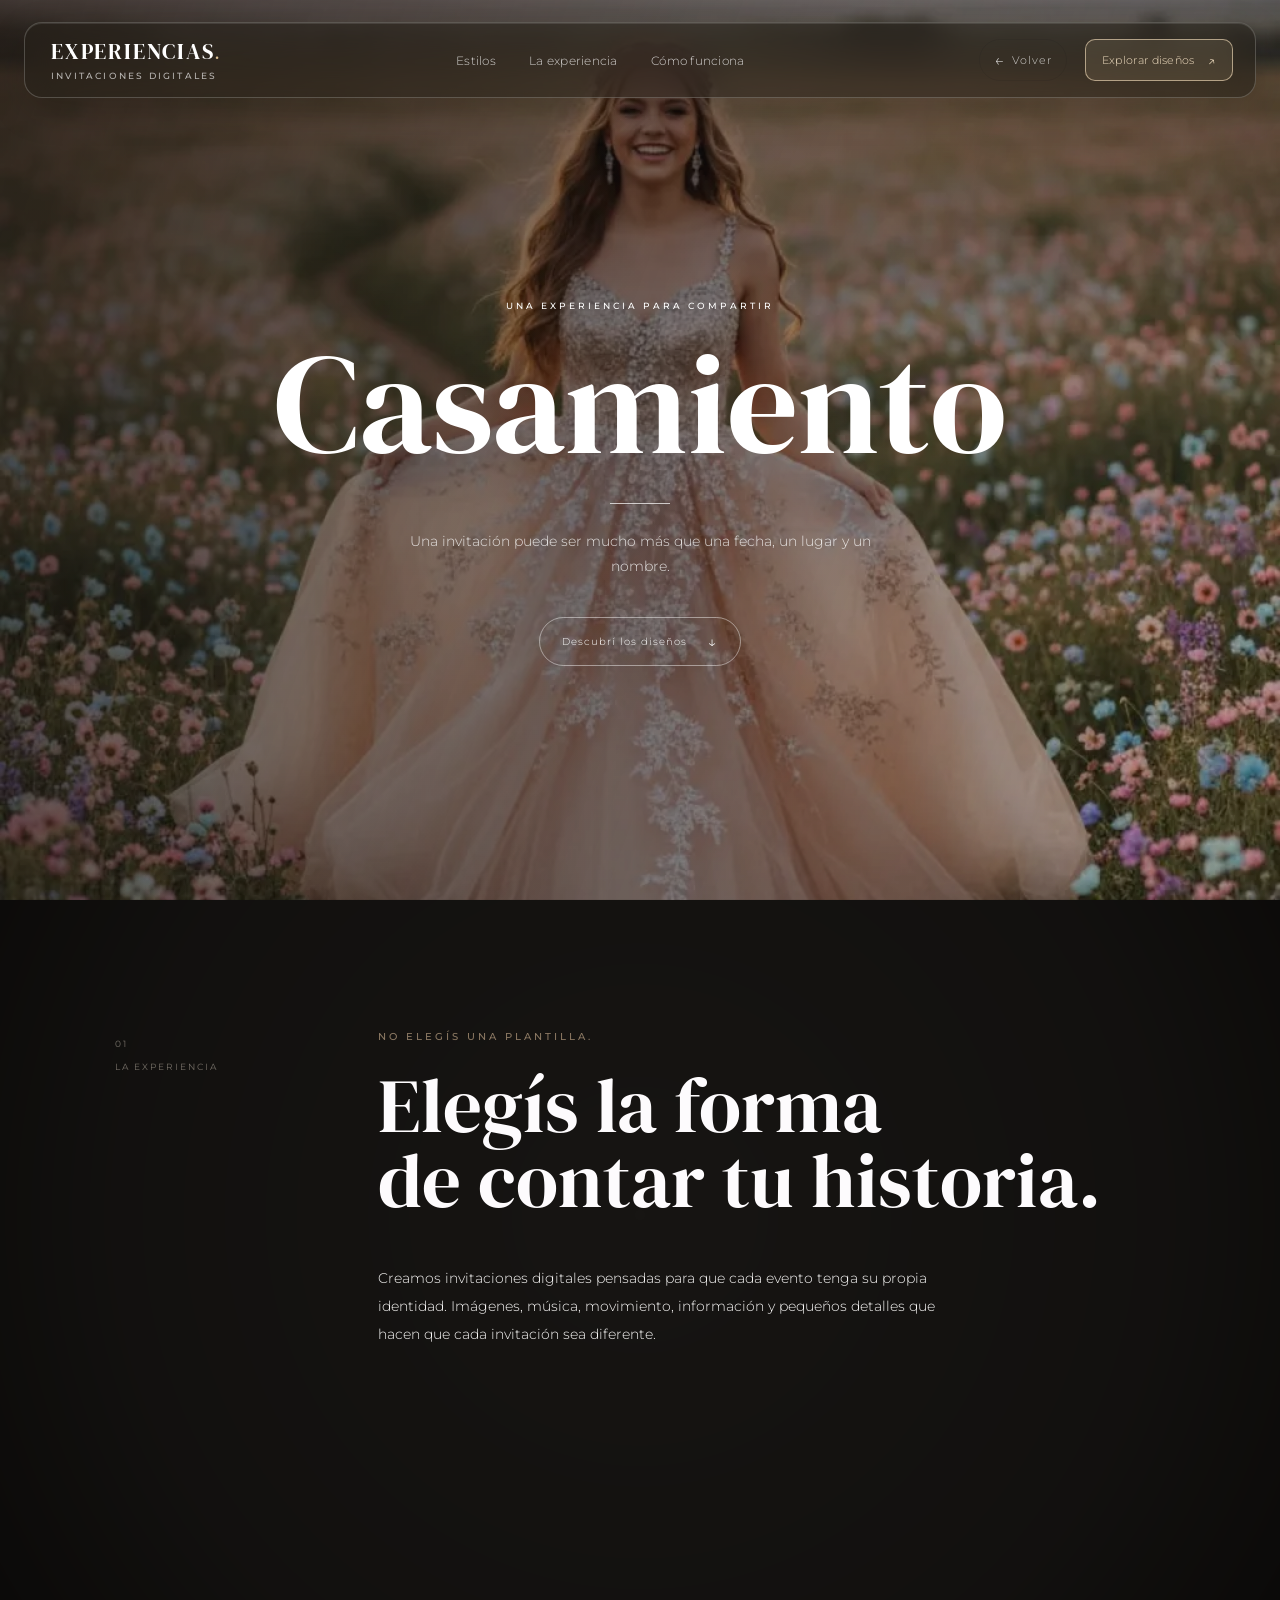
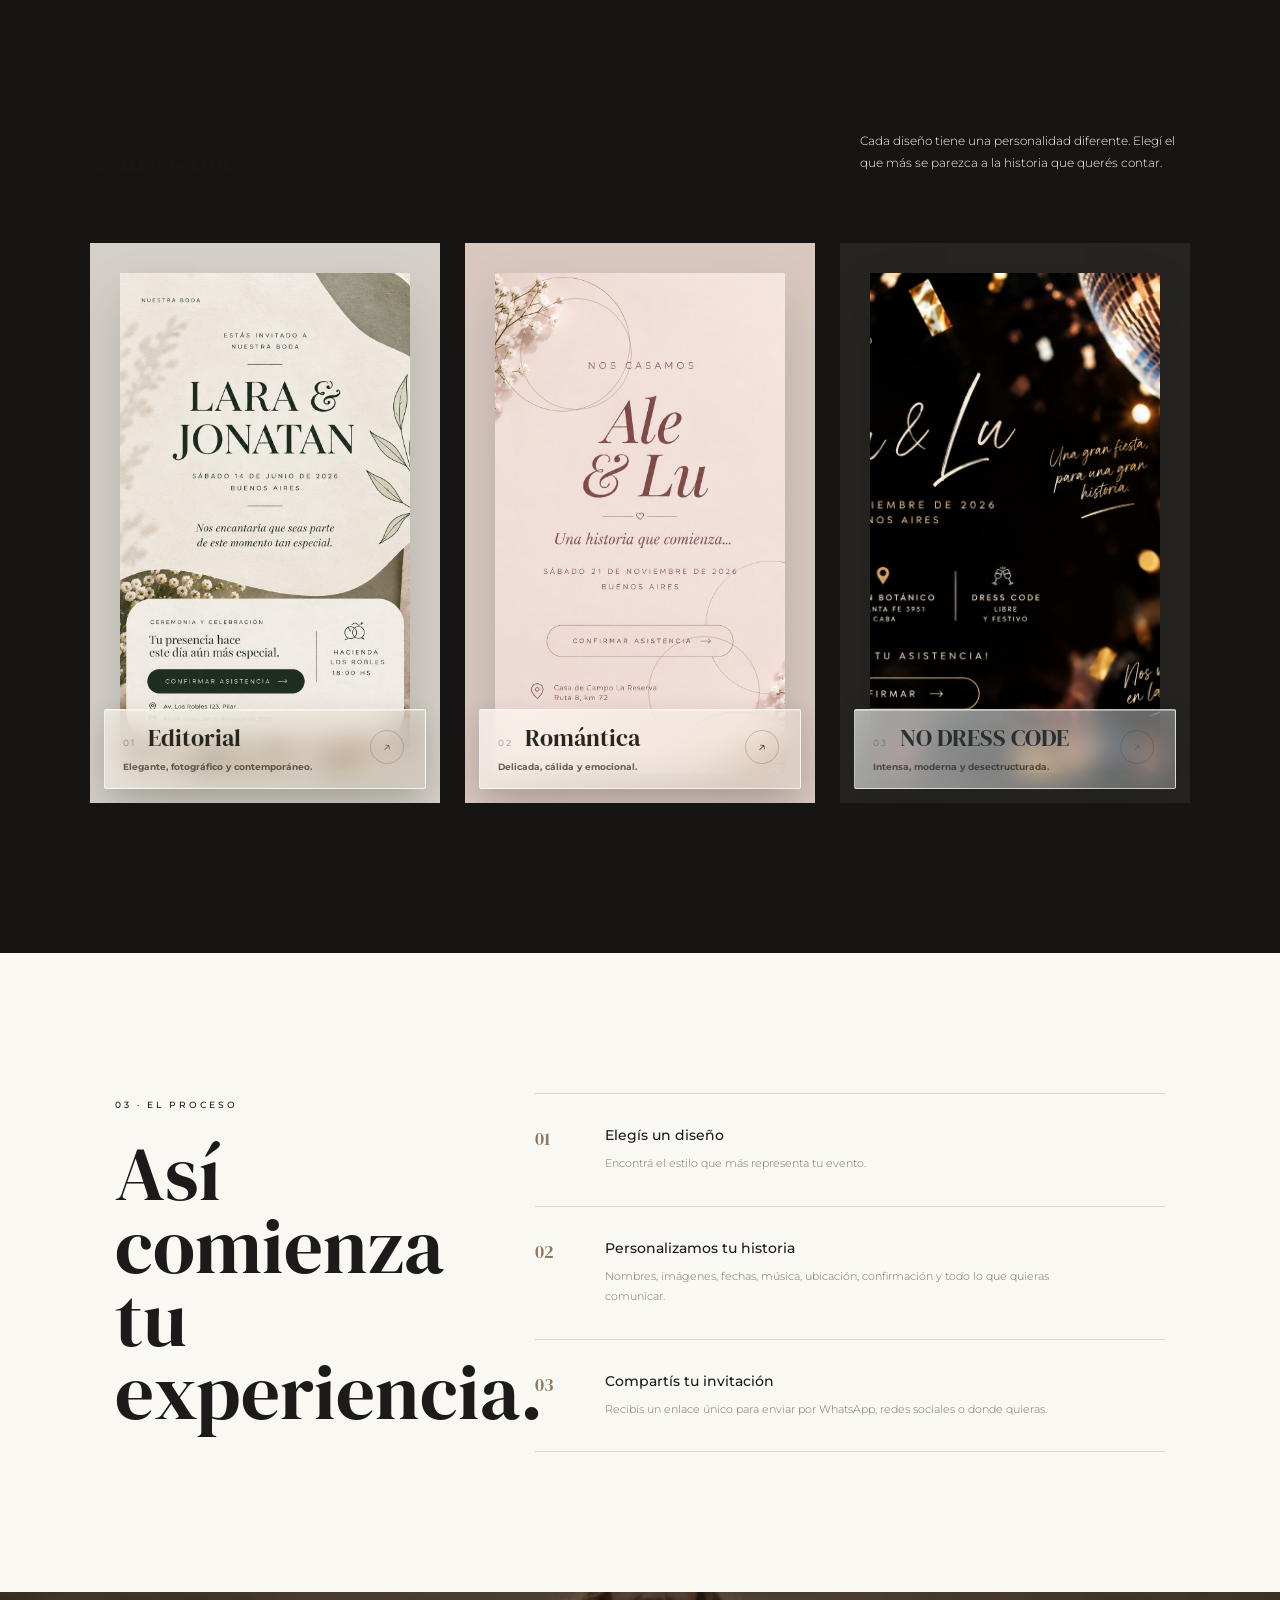
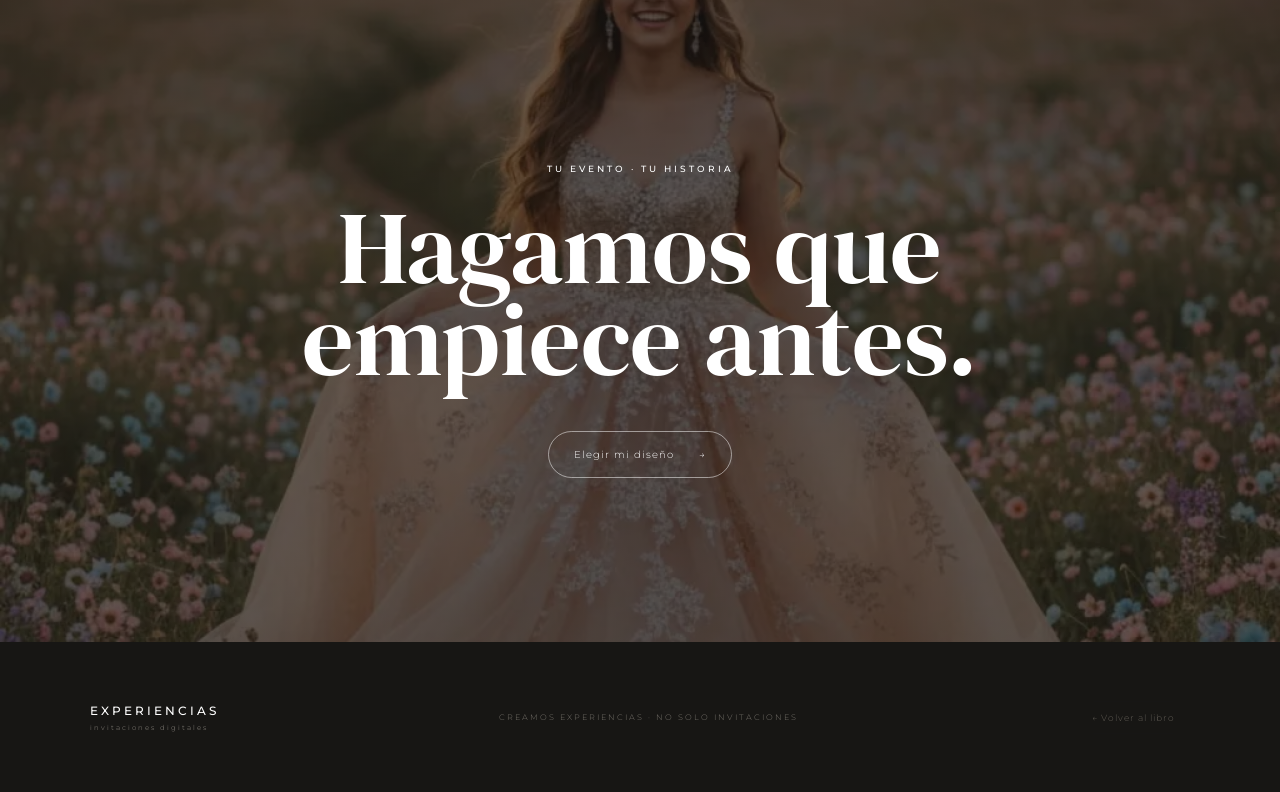
<file: evento.html>
<!doctype html>
<html lang="es">
  <head>
    <meta charset="UTF-8" />
    <meta name="viewport" content="width=device-width, initial-scale=1.0" />

    <title>Experiencias · Invitaciones digitales</title>

    <link rel="preconnect" href="https://fonts.googleapis.com" />
    <link rel="preconnect" href="https://fonts.gstatic.com" crossorigin />

    <link
      href="https://fonts.googleapis.com/css2?family=DM+Serif+Display&family=Montserrat:wght@300;400;500;600&family=Playfair+Display:ital,wght@0,400;0,500;1,400&display=swap"
      rel="stylesheet"
    />

    <link rel="stylesheet" href="assets/css/evento.css" />
  </head>

  <body>
    <div class="event-page">
      <!-- NAVBAR -->

      <header class="navbar">
        <a href="index.html" class="logo">
          <span class="logo-name"
            >EXPERIENCIAS<span class="logo-dot">.</span></span
          >
          <small>INVITACIONES DIGITALES</small>
        </a>

        <nav class="desktop-nav">
          <a href="#estilos">Estilos</a>
          <a href="#experiencia">La experiencia</a>
          <a href="#como-funciona">Cómo funciona</a>
        </nav>

        <div class="nav-actions">
          <a href="/" class="back-book">
            <span class="back-arrow">←</span>
            Volver
          </a>

          <a href="#estilos" class="nav-button">
            Explorar diseños
            <span>↗</span>
          </a>

          <button
            class="menu-toggle"
            id="menuToggle"
            aria-label="Abrir menú"
            aria-expanded="false"
            aria-controls="mobileMenu"
            type="button"
          >
            <span></span>
            <span></span>
          </button>
        </div>

        <div class="mobile-menu" id="mobileMenu">
          <a href="#estilos">Estilos <span>01</span></a>
          <a href="#experiencia">La UX <span>02</span></a>
          <a href="#como-funciona">Cómo funciona <span>03</span></a>

          <a href="index.html" class="mobile-back-book"> ← Volver al libro </a>

          <a href="#estilos" class="mobile-menu-button"> Explorar diseños ↗ </a>
        </div>
      </header>

      <!-- HERO -->
      <section class="hero">
        <div class="hero-overlay"></div>

        <div class="hero-content">
          <span class="eyebrow" id="heroEyebrow">
            UNA EXPERIENCIA PARA COMPARTIR
          </span>

          <h1 id="heroTitle">Casamiento</h1>

          <div class="hero-line"></div>

          <p id="heroText">
            Una invitación puede ser mucho más que una fecha, un lugar y un
            nombre.
          </p>

          <a href="#estilos" class="hero-button">
            Descubrí los diseños
            <span>↓</span>
          </a>
        </div>
      </section>

      <!-- INTRO -->
      <section class="intro" id="experiencia">
        <div class="intro-label">
          <span>01</span>
          <span>LA EXPERIENCIA</span>
        </div>

        <div class="intro-content">
          <p class="intro-kicker">NO ELEGÍS UNA PLANTILLA.</p>

          <h2>
            Elegís la forma<br />
            de contar tu historia.
          </h2>

          <p class="intro-text">
            Creamos invitaciones digitales pensadas para que cada evento tenga
            su propia identidad. Imágenes, música, movimiento, información y
            pequeños detalles que hacen que cada invitación sea diferente.
          </p>
        </div>
      </section>

      <!-- ESTILOS -->
      <section class="styles-section" id="estilos">
        <div class="section-heading">
          <div>
            <span class="eyebrow">02 · ELEGÍ TU ESTILO</span>
          </div>

          <p>
            Cada diseño tiene una personalidad diferente. Elegí el que más se
            parezca a la historia que querés contar.
          </p>
        </div>

        <div class="design-grid">
          <!-- DISEÑO 1 -->
          <a href="invitacion.html" class="design-card editorial">
            <div class="card-image">
              <div class="fake-invitation editorial-preview">
                <span class="preview-small"> SAVE THE DATE </span>

                <strong>
                  Lu<br />
                  & Lu
                </strong>

                <span class="preview-date"> 14 · 11 · 2026 </span>
              </div>
            </div>

            <div class="card-info">
              <div>
                <span class="card-number">01</span>
                <h3>Editorial</h3>
              </div>

              <span class="card-arrow">↗</span>

              <p>Elegante, fotográfico y contemporáneo.</p>
            </div>
          </a>

          <!-- DISEÑO 2 -->
          <a href="romantico.html" class="design-card romantic">
            <div class="card-image">
              <div class="fake-invitation romantic-preview">
                <span class="preview-small"> NOS CASAMOS </span>

                <strong>
                  Ale<br />
                  & Lu
                </strong>

                <span class="preview-date"> Una historia que comienza </span>
              </div>
            </div>

            <div class="card-info">
              <div>
                <span class="card-number">02</span>
                <h3>Romántica</h3>
              </div>

              <span class="card-arrow">↗</span>

              <p>Delicada, cálida y emocional.</p>
            </div>
          </a>

          <!-- DISEÑO 3 -->
          <a href="custom.html" class="design-card contemporary">
            <div class="card-image">
              <div class="fake-invitation contemporary-preview">
                <span class="preview-small"> THE WEDDING </span>

                <strong>
                  Ema<br />
                  & Lu
                </strong>

                <span class="preview-date"> 22 — 08 — 2026 </span>
              </div>
            </div>

            <div class="card-info">
              <div>
                <span class="card-number">03</span>
                <h3>NO DRESS CODE</h3>
              </div>

              <span class="card-arrow">↗</span>

              <p>Intensa, moderna y desectructurada.</p>
            </div>
          </a>
        </div>
      </section>

      <!-- COMO FUNCIONA -->
      <section class="process" id="como-funciona">
        <div class="process-heading">
          <span class="eyebrow"> 03 · EL PROCESO </span>

          <h2>
            Así comienza<br />
            tu experiencia.
          </h2>
        </div>

        <div class="process-list">
          <div class="process-item">
            <span>01</span>

            <div>
              <h3>Elegís un diseño</h3>
              <p>Encontrá el estilo que más representa tu evento.</p>
            </div>
          </div>

          <div class="process-item">
            <span>02</span>

            <div>
              <h3>Personalizamos tu historia</h3>
              <p>
                Nombres, imágenes, fechas, música, ubicación, confirmación y
                todo lo que quieras comunicar.
              </p>
            </div>
          </div>

          <div class="process-item">
            <span>03</span>

            <div>
              <h3>Compartís tu invitación</h3>
              <p>
                Recibís un enlace único para enviar por WhatsApp, redes sociales
                o donde quieras.
              </p>
            </div>
          </div>
        </div>
      </section>

      <!-- CTA -->
      <section class="final-cta">
        <div class="cta-content">
          <span class="eyebrow"> TU EVENTO · TU HISTORIA </span>

          <h2>
            Hagamos que<br />
            empiece antes.
          </h2>

          <a href="#estilos" class="cta-button">
            Elegir mi diseño
            <span>→</span>
          </a>
        </div>
      </section>

      <!-- FOOTER -->
      <footer>
        <div class="footer-brand">
          <span>EXPERIENCIAS</span>
          <small>invitaciones digitales</small>
        </div>

        <div class="footer-copy">
          CREAMOS EXPERIENCIAS · NO SOLO INVITACIONES
        </div>

        <a href="index.html" class="back-book"> ← Volver al libro </a>
      </footer>
    </div>

    <audio id="invitationAudio" preload="auto" loop>
      <source src="assets/audio/prueba.mp3" type="audio/mpeg" />
    </audio>

    <div id="experience-transition" aria-hidden="true">
      <div
        class="transition-card"
        role="dialog"
        aria-modal="true"
        aria-labelledby="transition-title"
      >
        <div class="transition-art" aria-hidden="true">
          <svg
            viewBox="0 0 180 180"
            fill="none"
            xmlns="http://www.w3.org/2000/svg"
          >
            <!-- Halo de luz -->
            <circle cx="90" cy="88" r="64" fill="#C6B9E3" fill-opacity=".07" />

            <circle
              cx="90"
              cy="88"
              r="48"
              stroke="#D8B8D0"
              stroke-opacity=".35"
            />

            <!-- Puerta abierta -->
            <path
              d="M54 142V49L105 35V142"
              stroke="#F5F0E9"
              stroke-width="1.5"
              stroke-linejoin="round"
            />

            <path
              d="M105 35L137 54V142L105 142"
              stroke="#D8B8D0"
              stroke-width="1.5"
              stroke-linejoin="round"
            />

            <!-- Luz que sale de la puerta -->
            <path
              d="M105 49L126 64V127L105 142Z"
              fill="#D8B8D0"
              fill-opacity=".18"
            />

            <path d="M105 49L126 64" stroke="#F0D9B5" stroke-width="1.5" />

            <circle cx="116" cy="94" r="2" fill="#F0D9B5" />

            <!-- Destellos -->
            <path
              d="M39 58V74M31 66H47"
              stroke="#F0D9B5"
              stroke-width="1.5"
              stroke-linecap="round"
            />

            <path
              d="M143 32V44M137 38H149"
              stroke="#C6B9E3"
              stroke-width="1.5"
              stroke-linecap="round"
            />

            <path
              d="M143 117V129M137 123H149"
              stroke="#B9C9B2"
              stroke-width="1.5"
              stroke-linecap="round"
            />

            <circle cx="40" cy="115" r="2" fill="#D8B8D0" />

            <circle cx="131" cy="23" r="1.5" fill="#F0D9B5" />
          </svg>
        </div>

        <div class="transition-eyebrow">Una experiencia te espera</div>

        <h2 class="transition-title" id="transition-title">
          La fiesta está
          <span>por comenzar…</span>
        </h2>

        <p class="transition-description">
          Dejá todo lo demás afuera. Entrá, disfrutá y empezá a vivir este
          momento.
        </p>

        <button type="button" class="transition-enter" id="transition-enter">
          <span id="transition-button-label">Tocá para entrar</span>
          <span aria-hidden="true">↗</span>
        </button>

        <div
          class="transition-status"
          id="transition-status"
          aria-live="polite"
        >
          Tu experiencia comienza acá.
        </div>

        <div class="transition-progress" aria-hidden="true">
          <span></span>
        </div>
      </div>
    </div>

    <script src="assets/js/evento.js"></script>
    <audio id="invitationAudio" loop preload="auto">
      <source src="assets/audio/prueba.mp3" type="audio/mpeg" />
    </audio>

    <script>
      document.addEventListener("DOMContentLoaded", () => {
        const audio = document.getElementById("invitationAudio");

        // Comprobar si la página recibió la señal de inicio
        const iniciarAudio = sessionStorage.getItem("proFiestaStartAudio");

        if (!audio || iniciarAudio !== "1") return;

        audio.volume = 0.4;

        // Esperar al primer clic del usuario para iniciar el audio
        const reproducirAudio = () => {
          audio
            .play()
            .then(() => {
              sessionStorage.removeItem("proFiestaStartAudio");
              console.log("Audio iniciado correctamente.");
            })
            .catch((error) => {
              console.warn("No se pudo iniciar el audio:", error);
            });

          document.removeEventListener("click", reproducirAudio);
        };

        document.addEventListener("click", reproducirAudio, { once: true });
      });
    </script>
  </body>
</html>
</file>
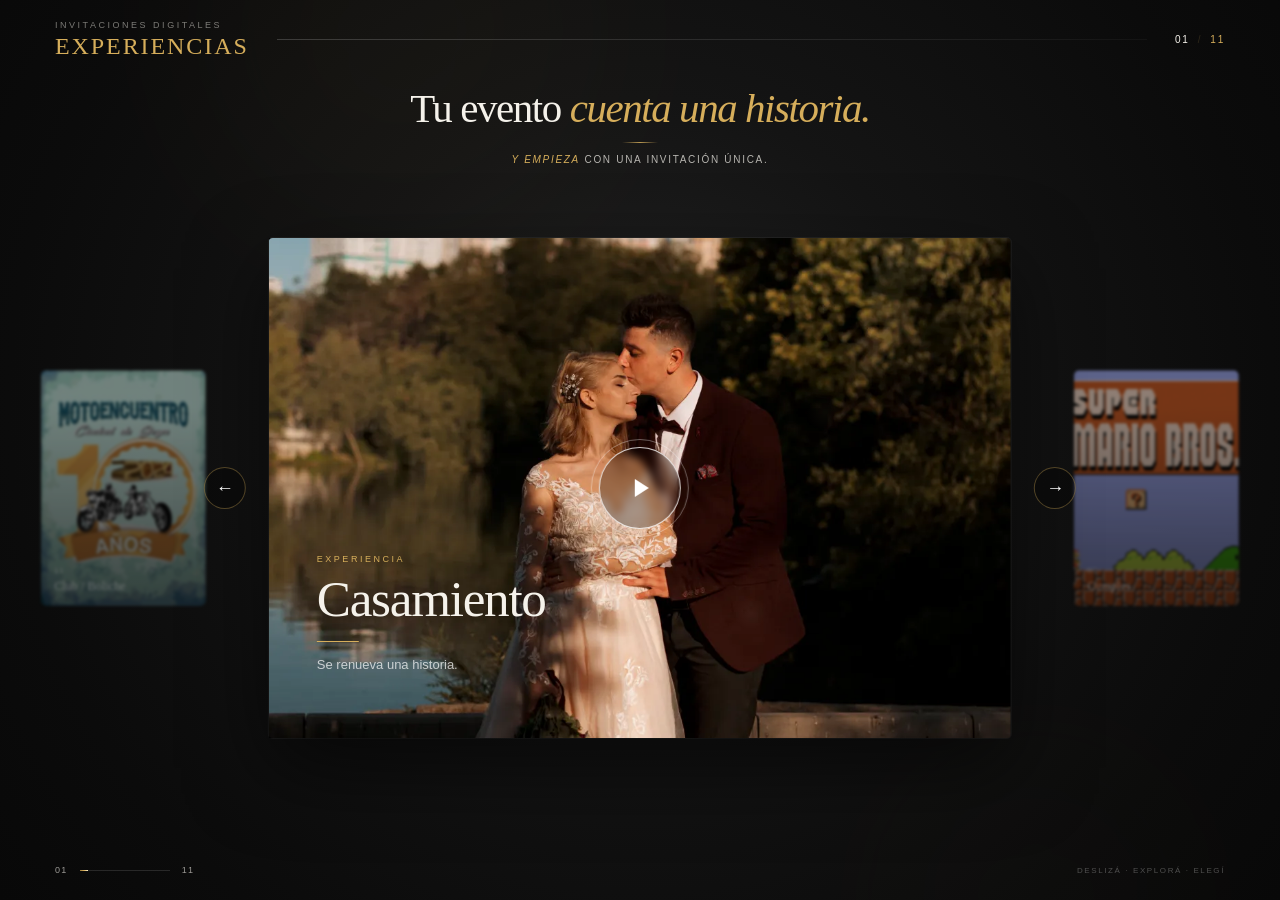
<file: index-2.html>
<!doctype html>
<html lang="es">
  <head>
    <meta charset="UTF-8" />
    <meta name="viewport" content="width=device-width, initial-scale=1.0" />

    <title>EXPERIENCIAS · Invitaciones digitales</title>

    <link rel="stylesheet" href="./assets/carousel/index.css" />
  </head>

  <body>
    <main class="experience-world">
      <!-- =====================================================
           FONDO AMBIENTAL
      ====================================================== -->

      <div class="ambient ambient-1"></div>
      <div class="ambient ambient-2"></div>
      <div class="ambient ambient-3"></div>

      <!-- =====================================================
           HEADER
      ====================================================== -->

      <header class="experience-header">
        <div class="brand">
          <span class="brand-small">INVITACIONES DIGITALES</span>

          <span class="brand-name">EXPERIENCIAS</span>
        </div>

        <div class="header-line"></div>

        <div class="header-number">
          <span id="headerCurrent">01</span>

          <span class="slash">/</span>

          <span id="headerTotal">11</span>
        </div>
      </header>

      <!-- =====================================================
           HERO
      ====================================================== -->

      <section class="hero">
        <div class="hero-content">
          <h1 id="heroTitle">
            Tu invitación
            <em>es única.</em>
          </h1>

          <div id="hero-line" class="hero-line"></div>

          <p id="heroPhrase">
            <em>Tu historia también</em>
            <span>merece una invitación única.</span>
          </p>
        </div>

        <!-- ===================================================
             LOADER
        ==================================================== -->

        <div class="world-loader" id="worldLoader">
          <div class="world-loader-inner">
            <div class="world-loader-number" id="worldLoaderNumber">01</div>

            <div class="world-loader-line"></div>

            <div class="world-loader-text" id="worldLoaderText">CARGANDO</div>
          </div>
        </div>

        <!-- ===================================================
             EXPERIENCIA / CARRUSEL
        ==================================================== -->

        <div class="experience-carousel">
          <!-- Flecha izquierda -->

          <button
            class="carousel-arrow carousel-prev"
            id="prevExperience"
            aria-label="Experiencia anterior"
          >
            ←
          </button>

          <!-- =================================================
               TARJETA LATERAL IZQUIERDA
          ================================================== -->

          <div class="side-card side-card-left" id="sideLeft">
            <img id="sideLeftImage" src="" alt="" />

            <div class="side-overlay"></div>

            <div class="side-info">
              <span id="sideLeftNumber"> 11 </span>

              <span id="sideLeftTitle"> Otro evento </span>
            </div>
          </div>

          <!-- =================================================
               TARJETA LATERAL DERECHA
          ================================================== -->

          <div class="side-card side-card-right" id="sideRight">
            <img id="sideRightImage" src="" alt="" />

            <div class="side-overlay"></div>

            <div class="side-info">
              <span id="sideRightNumber"> 02 </span>

              <span id="sideRightTitle"> Cumple 9 </span>
            </div>
          </div>

          <!-- =================================================
               EXPERIENCIA PRINCIPAL
          ================================================== -->

          <article class="main-experience" id="mainExperience">
            <div class="particle-layer"></div>

            <!-- =================================================
                 IMAGEN PRINCIPAL
            ================================================== -->

            <div class="main-image-wrapper">
              <img id="mainImage" class="main-image" src="" alt="" />

              <img id="mainImageHover" class="main-image-hover" src="" alt="" />

              <div class="main-image-overlay"></div>

              <div class="main-image-glow"></div>

              <!-- =================================================
                   BOTÓN PLAY / VIVIR EXPERIENCIA
              ================================================== -->

              <button
                class="experience-button"
                id="openExperience"
                aria-label="Vivir esta experiencia"
              >
                <span class="play-icon"></span>
              </button>
            </div>

            <!-- =================================================
                 INFORMACIÓN DE LA EXPERIENCIA
            ================================================== -->

            <div class="main-content">
              <div class="experience-category">EXPERIENCIA</div>

              <h2 id="mainTitle">Casamiento</h2>

              <div class="title-line"></div>

              <p id="mainPhrase"></p>
            </div>
          </article>

          <!-- =================================================
               FLECHA DERECHA
          ================================================== -->

          <button
            class="carousel-arrow carousel-next"
            id="nextExperience"
            aria-label="Siguiente experiencia"
          >
            →
          </button>
        </div>
      </section>

      <!-- =====================================================
           FOOTER
      ====================================================== -->

      <footer class="experience-footer">
        <div class="progress">
          <span class="progress-number" id="progressCurrent"> 01 </span>

          <div class="progress-line">
            <div class="progress-fill" id="progressFill"></div>
          </div>

          <span class="progress-number"> 11 </span>
        </div>

        <div class="footer-hint">Deslizá · explorá · elegí</div>
      </footer>
    </main>

    <!-- =====================================================
         JAVASCRIPT
    ====================================================== -->

    <script src="./assets/carousel/index.js"></script>
  </body>
</html>
</file>
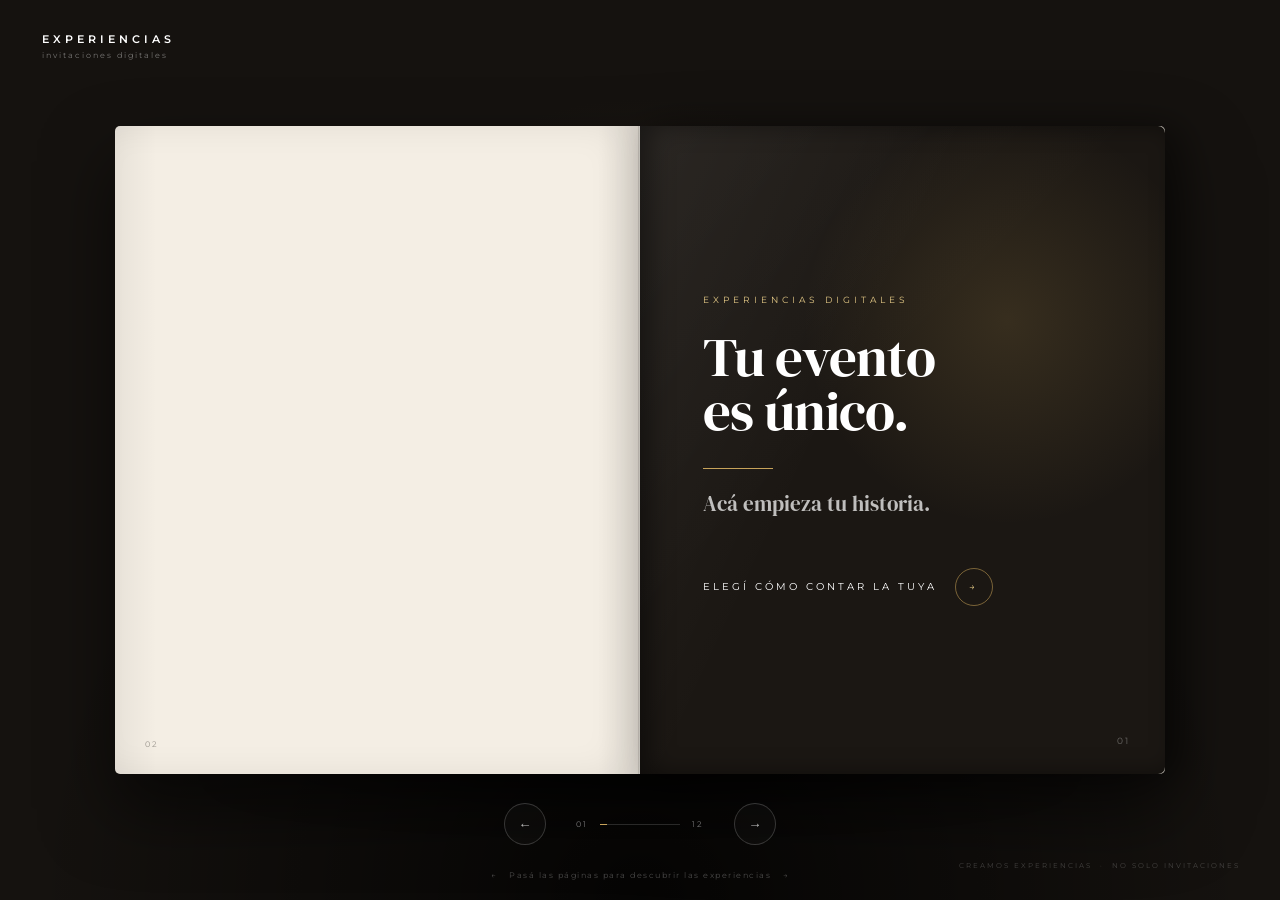
<file: index-o.html>
<!doctype html>
<html lang="es">
  <head>
    <meta charset="UTF-8" />
    <meta name="viewport" content="width=device-width, initial-scale=1.0" />

    <title>Experiencias · Invitaciones digitales</title>

    <link rel="preconnect" href="https://fonts.googleapis.com" />
    <link rel="preconnect" href="https://fonts.gstatic.com" crossorigin />

    <link
      href="https://fonts.googleapis.com/css2?family=DM+Serif+Display&family=Montserrat:wght@300;400;500;600&display=swap"
      rel="stylesheet"
    />

    <link rel="stylesheet" href="assets/css/book.css" />
  </head>

  <body>
    <main class="book-world">
      <!-- Luz ambiental -->
      <div class="ambient-light"></div>

      <!-- Marca -->
      <div class="brand">
        <span>EXPERIENCIAS</span>
        <small>invitaciones digitales</small>
      </div>

      <!-- =========================
         LIBRO
    ========================== -->

      <section class="book-stage" aria-label="Experiencias">
        <div class="book" id="book">
          <!-- =========================
             PORTADA
        ========================== -->

          <div class="book-page cover-page" data-page="cover">
            <div class="cover-content">
              <div class="cover-small">EXPERIENCIAS DIGITALES</div>

              <h1>
                Tu evento<br />
                es único.
              </h1>

              <div class="cover-line"></div>

              <p>Acá empieza tu historia.</p>

              <button class="open-book" id="openBook">
                <span>Elegí cómo contar la tuya</span>
                <i>→</i>
              </button>
            </div>

            <div class="cover-number">01</div>
          </div>

          <!-- =========================
             PÁGINA INTERIOR IZQUIERDA
        ========================== -->

          <div class="book-page page-left" id="leftPage">
            <div class="page-number">
              <span id="leftNumber">02</span>
            </div>

            <div class="page-content" id="leftContent"></div>
          </div>

          <!-- =========================
             PÁGINA INTERIOR DERECHA
        ========================== -->

          <div class="book-page page-right" id="rightPage">
            <div class="page-number">
              <span id="rightNumber">03</span>
            </div>

            <div class="page-content" id="rightContent"></div>
          </div>
        </div>
      </section>

      <!-- =========================
         CONTROLES
    ========================== -->

      <div class="book-controls">
        <button id="prevPage" aria-label="Página anterior">←</button>

        <div class="page-progress">
          <span id="pageCurrent">01</span>
          <span class="progress-line">
            <span id="progressBar"></span>
          </span>
          <span id="pageTotal">12</span>
        </div>

        <button id="nextPage" aria-label="Página siguiente">→</button>
      </div>

      <div class="book-hint" id="bookHint">
        <span>←</span>
        <span>Pasá las páginas para descubrir las experiencias</span>
        <span>→</span>
      </div>

      <!-- =========================
         FOOTER MÍNIMO
    ========================== -->

      <div class="book-footer">
        <span>CREAMOS EXPERIENCIAS</span>
        <span>·</span>
        <span>NO SOLO INVITACIONES</span>
      </div>
    </main>

    <script src="assets/js/book.js"></script>
  </body>
</html>
</file>
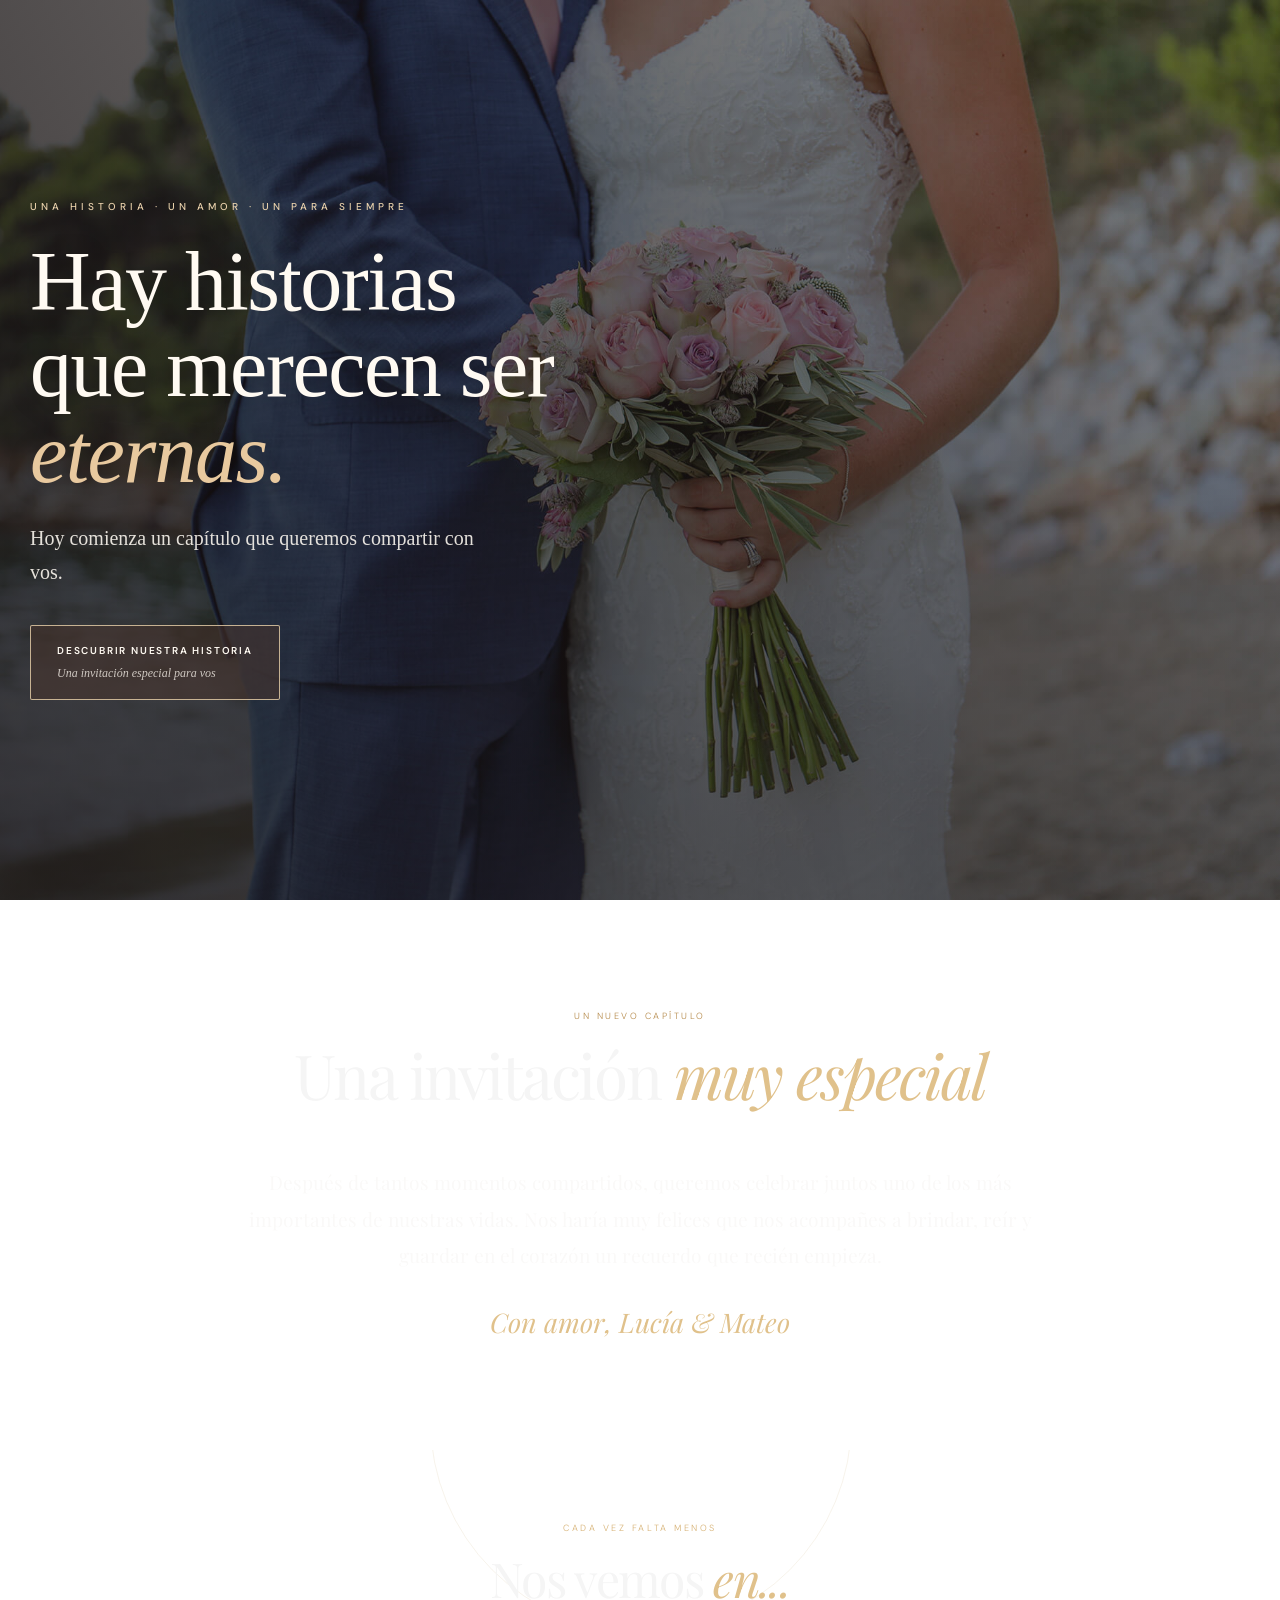
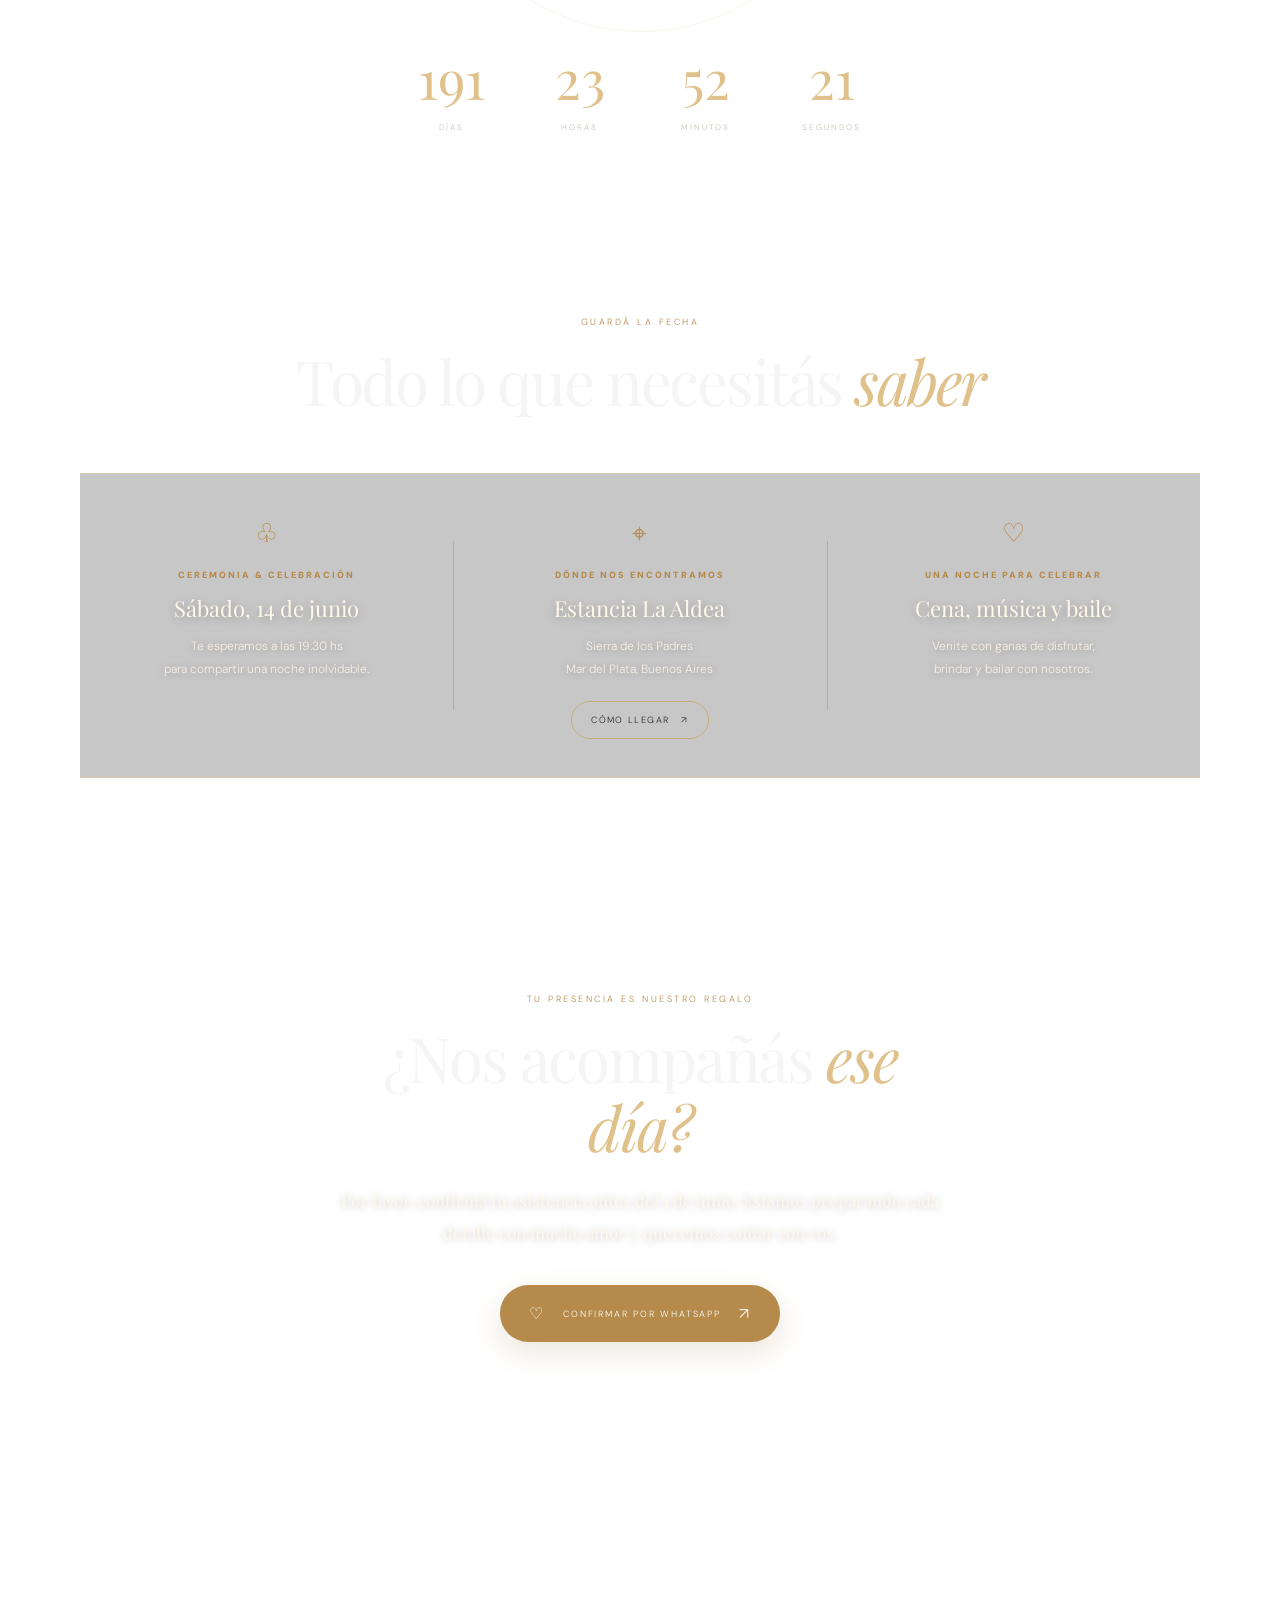
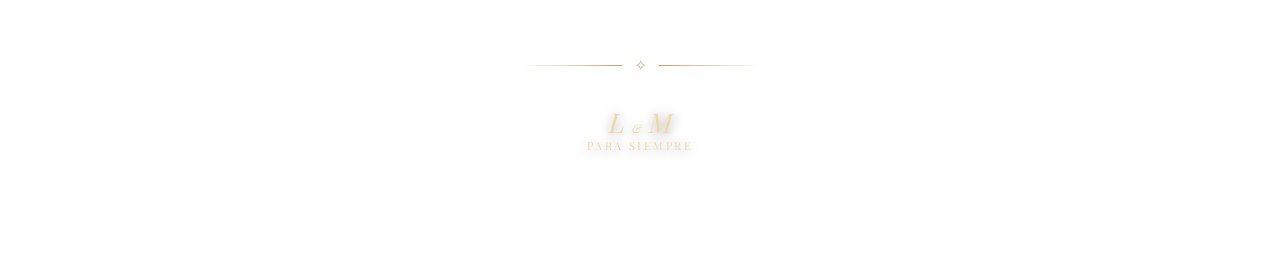
<file: invitacion.html>
<!doctype html>

<html lang="es">
  <head>
    <meta charset="UTF-8" />

    <meta name="viewport" content="width=device-width, initial-scale=1.0" />

    <meta name="theme-color" content="#f4eee5" />

    <title>Lucía & Mateo — Nuestra historia continúa</title>

    <link rel="preconnect" href="https://fonts.googleapis.com" />

    <link rel="preconnect" href="https://fonts.gstatic.com" crossorigin />

    <link
      href="https://fonts.googleapis.com/css2?family=DM+Sans:wght@300;400;500;600&family=Playfair+Display:ital,wght@0,400;0,500;0,600;1,400;1,500&display=swap"
      rel="stylesheet"
    />

    <style>
      :root {
        --paper: #f5efe6;

        --paper2: #e9dfd1;

        --ink: #292722;

        --muted: #777064;

        --gold: #b58a4b;

        --gold-light: #d8bd8b;

        --line: rgba(181, 138, 75, 0.48);

        --serif: "Playfair Display", Georgia, serif;

        --sans: "DM Sans", Arial, sans-serif;

        --ease: cubic-bezier(0.2, 0.75, 0.25, 1);
      }

      * {
        box-sizing: border-box;
      }

      html {
        scroll-behavior: smooth;

        scroll-padding-top: 75px;
      }

      body {
        margin: 0;

        background: var(--paper);

        color: var(--ink);

        font-family: var(--sans);

        font-weight: 300;

        overflow-x: hidden;
      }

      a {
        color: inherit;
      }

      button {
        font: inherit;
      }

      .grain {
        position: fixed;

        inset: 0;

        z-index: 20;

        pointer-events: none;

        opacity: 0.11;

        background-image: url("data:image/svg+xml,%3Csvg viewBox='0 0 180 180' xmlns='http://www.w3.org/2000/svg'%3E%3Cfilter id='n'%3E%3CfeTurbulence type='fractalNoise' baseFrequency='.9' numOctaves='3' stitchTiles='stitch'/%3E%3C/filter%3E%3Crect width='100%25' height='100%25' filter='url(%23n)' opacity='.22'/%3E%3C/svg%3E");
      }

      /* =========================================

                    TOPBAR FLOTANTE

                  ========================================= */

      .topbar {
        position: fixed;

        top: 16px;

        left: 50%;

        transform: translateX(-50%);

        width: min(1100px, calc(100% - 32px));

        z-index: 1000;

        display: flex;

        align-items: center;

        justify-content: space-between;

        padding: 12px 22px;

        border-radius: 16px;

        /* Vidrio ahumado: conserva la transparencia, pero separa la barra de fondos claros */
        background: linear-gradient(
          135deg,
          rgba(24, 22, 21, 0.82),
          rgba(39, 32, 27, 0.68)
        );

        backdrop-filter: blur(18px) saturate(125%);

        -webkit-backdrop-filter: blur(18px) saturate(125%);

        border: 1px solid rgba(226, 195, 143, 0.48);

        box-shadow:
          0 12px 34px rgba(0, 0, 0, 0.24),
          inset 0 1px 0 rgba(255, 255, 255, 0.09);
      }

      .monogram {
        font-family: var(--serif);

        font-size: 27px;

        line-height: 0.85;

        color: #f0d6a4;

        text-shadow: 0 2px 12px rgba(0, 0, 0, 0.45);

        font-style: italic;
      }

      .monogram small {
        display: block;

        text-align: center;

        font-size: 11px;

        letter-spacing: 0.22em;

        margin-top: 8px;

        font-style: normal;
      }

      .nav {
        display: flex;

        gap: 30px;

        align-items: center;
      }

      .nav a {
        text-decoration: none;

        text-transform: uppercase;

        letter-spacing: 0.17em;

        font-size: 9px;

        color: rgba(255, 250, 241, 0.96);

        text-shadow: 0 1px 8px rgba(0, 0, 0, 0.55);

        transition: color 0.25s;
      }

      .nav a:hover {
        color: #e9c98f;
      }

      .nav-heart {
        font-size: 22px;

        color: #f4dcae;

        text-shadow: 0 2px 10px rgba(0, 0, 0, 0.55);

        text-decoration: none;
      }

      .hero {
        min-height: 740px;

        height: 100svh;

        max-height: 1000px;

        position: relative;

        display: flex;

        align-items: center;

        overflow: hidden;

        background: transparent;

        color: #fff;
      }

      .hero-photo {
        position: absolute;

        inset: 0;

        width: 100%;

        height: 100%;

        object-fit: cover;

        object-position: center 40%;

        transform: scale(1.04);

        animation: heroReveal 2s var(--ease) both;
      }

      .hero:after {
        content: "";

        position: absolute;

        inset: 0;

        pointer-events: none;

        /* Degradado cinematográfico: oscurece especialmente la zona superior y el texto */
        background:
          linear-gradient(
            180deg,
            rgba(18, 16, 15, 0.62) 0%,
            rgba(18, 16, 15, 0.22) 24%,
            rgba(18, 16, 15, 0.12) 52%,
            rgba(18, 16, 15, 0.52) 100%
          ),
          linear-gradient(
            90deg,
            rgba(18, 16, 15, 0.48) 0%,
            rgba(18, 16, 15, 0.18) 58%,
            rgba(18, 16, 15, 0.04) 100%
          );
      }

      .hero-copy {
        position: relative;

        z-index: 2;

        width: min(650px, 90%);

        margin: 65px 0 0 9%;

        text-align: center;

        animation: copyReveal 1.2s 0.2s var(--ease) both;
      }

      .eyebrow {
        font-size: 10px;

        text-transform: uppercase;

        letter-spacing: 0.34em;

        color: #f1d39b;

        text-shadow: 0 2px 12px rgba(0, 0, 0, 0.75);
      }

      .hero h1 {
        font-family: var(--serif);

        font-weight: 400;

        font-size: clamp(55px, 7.7vw, 106px);

        line-height: 0.99;

        letter-spacing: -0.045em;

        margin: 22px 0 23px;

        color: #fffdf8;

        text-shadow:
          0 3px 18px rgba(0, 0, 0, 0.55),
          0 1px 3px rgba(0, 0, 0, 0.75);
      }

      .hero h1 em {
        display: block;

        color: #f0cf91;

        text-shadow: 0 3px 16px rgba(0, 0, 0, 0.65);

        font-weight: 400;
      }

      .ornament {
        display: flex;

        align-items: center;

        justify-content: center;

        gap: 12px;

        color: #d7b57b;

        margin: 24px auto;
      }

      .ornament:before,
      .ornament:after {
        content: "";

        height: 1px;

        width: 100px;

        background: linear-gradient(90deg, transparent, #c6a166);
      }

      .ornament:after {
        transform: scaleX(-1);
      }

      .ornament span {
        font-size: 16px;
      }

      .hero-sub {
        font-family: var(--serif);

        font-size: 16px;

        line-height: 1.9;

        letter-spacing: 0.22em;

        text-transform: uppercase;

        margin: 25px 0 28px;
      }

      .hero-date {
        font-family: var(--serif);

        font-size: clamp(20px, 2.2vw, 29px);

        letter-spacing: 0.18em;
      }

      .hero-place {
        margin-top: 15px;

        font-size: 10px;

        letter-spacing: 0.25em;

        text-transform: uppercase;

        line-height: 2;

        color: rgba(255, 255, 255, 0.85);
      }

      .scroll-cue {
        position: absolute;

        z-index: 3;

        right: 5%;

        bottom: 36px;

        display: flex;

        align-items: center;

        gap: 12px;

        writing-mode: vertical-rl;

        text-transform: uppercase;

        letter-spacing: 0.2em;

        font-size: 8px;

        color: #fffaf1;

        text-shadow: 0 2px 12px rgba(0, 0, 0, 0.75);

        text-decoration: none;
      }

      .scroll-cue:before {
        content: "";

        width: 1px;

        height: 55px;

        background: #d3b17a;

        animation: scrollLine 1.8s infinite;
      }

      section {
        position: relative;
      }

      .intro {
        padding: 115px 7% 95px;

        /* background: var(--paper); */

        overflow: hidden;
      }

      .section-kicker {
        text-align: center;

        text-transform: uppercase;

        letter-spacing: 0.28em;

        font-size: 9px;

        color: var(--gold);
      }

      .section-title {
        font-family: var(--serif);

        color: whitesmoke;

        font-weight: 400;

        font-size: clamp(38px, 5vw, 62px);

        line-height: 1.12;

        text-align: center;

        margin: 18px 0 22px;

        letter-spacing: -0.035em;
      }

      .section-title em {
        color: #e0c18b;

        font-weight: 400;
      }

      .intro-grid {
        max-width: 1040px;

        margin: 60px auto 0;

        display: grid;

        grid-template-columns: 1fr 0.88fr;

        gap: 8%;

        align-items: center;
      }

      .intro-text {
        text-align: center;

        padding: 0 3%;
      }

      .intro-text p {
        font-family: var(--serif);

        font-size: 17px;

        line-height: 1.95;

        color: #faf9f8;
      }

      .signature {
        font-family: var(--serif);

        font-style: italic;

        font-size: 27px;

        color: #e0c18b;

        margin-top: 26px;
      }

      .photo-frame {
        position: relative;

        padding: 13px;

        background: #fbf7f0;

        box-shadow: 0 18px 50px #65533a20;

        transform: rotate(2deg);
      }

      .photo-frame:before {
        content: "";

        position: absolute;

        inset: 6px;

        border: 1px solid #d7c5a5;

        pointer-events: none;

        z-index: 1;
      }

      .photo-frame img {
        display: block;

        width: 100%;

        height: 390px;

        object-fit: cover;

        filter: saturate(0.78);
      }

      .photo-caption {
        text-align: center;

        font-family: var(--serif);

        font-style: italic;

        color: #84745d;

        font-size: 14px;

        padding: 15px 0 4px;
      }

      .countdown {
        /* background: #302c26; */

        color: #f7f0e6;

        padding: 72px 6% 76px;

        text-align: center;

        overflow: hidden;
      }

      .countdown:before {
        content: "";

        position: absolute;

        width: 420px;

        height: 420px;

        border: 1px solid #c3a16c22;

        border-radius: 50%;

        top: -240px;

        left: calc(50% - 210px);
      }

      .countdown .section-title {
        font-size: clamp(32px, 4vw, 48px);
      }

      .countdown .section-title em {
        color: #e0c18b;
      }

      .countdown-grid {
        display: flex;

        justify-content: center;

        gap: clamp(22px, 5vw, 65px);

        margin-top: 36px;
      }

      .time-unit {
        min-width: 62px;
      }

      .time-unit strong {
        display: block;

        font-family: var(--serif);

        font-size: clamp(35px, 5vw, 54px);

        font-weight: 400;

        color: #e0c18b;
      }

      .time-unit span {
        font-size: 8px;

        text-transform: uppercase;

        letter-spacing: 0.25em;

        color: #c9c0b3;
      }

      .details {
        padding: 105px 6% 115px;

        /* background: #eee5d9; */
      }

      .details-head {
        text-align: center;

        margin-bottom: 58px;
      }

      .detail-grid {
        max-width: 1120px;

        margin: auto;

        display: grid;

        grid-template-columns: repeat(3, 1fr);

        border-top: 1px solid var(--line);

        border-bottom: 1px solid var(--line);
      }

      .detail {
        padding: 42px 28px 38px;

        text-align: center;

        position: relative;

        background: rgba(28, 24, 21, 0.24);

        backdrop-filter: blur(7px);
        -webkit-backdrop-filter: blur(7px);
      }

      .detail h3 {
        color: #fff7e9;
        text-shadow: 0 2px 10px rgba(0, 0, 0, 0.28);
      }

      .detail + .detail:before {
        content: "";

        position: absolute;

        left: 0;

        top: 22%;

        height: 56%;

        width: 1px;

        background: var(--line);
      }

      .detail-icon {
        font-size: 26px;

        color: var(--gold);

        margin-bottom: 19px;
      }

      .detail h3 {
        font-family: var(--serif);

        font-size: 22px;

        font-weight: 400;

        margin: 0 0 12px;
      }

      .detail p {
        font-size: 12px;

        line-height: 1.9;

        color: rgba(255, 248, 236, 0.88);

        text-shadow: 0 1px 8px rgba(0, 0, 0, 0.25);

        margin: 0;
      }

      .detail .small-label {
        display: block;

        font-size: 9px;

        letter-spacing: 0.22em;

        font-weight: 900;

        text-transform: uppercase;

        color: var(--gold);

        margin-bottom: 12px;
      }

      .pill-link {
        display: inline-flex;

        align-items: center;

        gap: 12px;

        margin-top: 20px;

        padding: 12px 19px;

        border: 1px solid #c8aa7a;

        border-radius: 50px;

        text-decoration: none;

        font-size: 9px;

        text-transform: uppercase;

        letter-spacing: 0.15em;

        transition:
          background 0.25s,
          color 0.25s;
      }

      .pill-link:hover {
        background: var(--gold);

        color: #fff;
      }

      .rsvp {
        padding: 100px 6%;

        text-align: center;

        /* background: var(--paper); */
      }

      .rsvp-copy {
        max-width: 600px;

        margin: 0 auto;
      }

      .rsvp-copy p {
        font-family: var(--serif);

        font-size: 17px;

        line-height: 1.9;

        color: rgba(255, 248, 236, 0.9);

        text-shadow: 0 1px 8px rgba(0, 0, 0, 0.3);
      }

      .rsvp-button {
        display: inline-flex;

        align-items: center;

        gap: 18px;

        margin-top: 20px;

        padding: 18px 29px;

        border-radius: 50px;

        background: var(--gold);

        color: white;

        text-decoration: none;

        font-size: 9px;

        letter-spacing: 0.2em;

        text-transform: uppercase;

        box-shadow: 0 10px 28px #9b763a30;

        transition:
          transform 0.3s,
          box-shadow 0.3s,
          background 0.3s;
      }

      .rsvp-button:hover {
        transform: translateY(-3px);

        background: #9f773e;

        box-shadow: 0 16px 35px #9b763a42;
      }

      .rsvp-button span {
        font-size: 16px;
      }

      .footer {
        position: relative;

        min-height: 350px;

        padding: 78px 6% 55px;

        /* background:

                      linear-gradient(#29251fbd, #29251fdb),

                      url("https://images.unsplash.com/photo-1470252649378-9c29740c9fa8?auto=format&fit=crop&w=1800&q=85")

                        center 53% / cover; */

        color: #fff;

        text-align: center;

        overflow: hidden;
      }

      .footer-quote {
        font-family: var(--serif);

        font-size: clamp(30px, 4vw, 46px);

        font-style: italic;

        line-height: 1.2;
      }

      .footer .monogram {
        margin: 35px auto 0;
      }

      .footer-note {
        font-size: 8px;

        letter-spacing: 0.22em;

        text-transform: uppercase;

        color: #ffffff9c;

        margin-top: 40px;
      }

      .petal {
        position: fixed;

        top: -20px;

        z-index: 15;

        pointer-events: none;

        width: 8px;

        height: 13px;

        border-radius: 80% 10% 80% 10%;

        background: linear-gradient(135deg, #fff9e8, #d4b17a);

        opacity: 0.78;

        animation: petalFall linear forwards;

        filter: drop-shadow(0 2px 3px #0002);
      }

      .spark {
        position: fixed;

        z-index: 16;

        width: 4px;

        height: 4px;

        border-radius: 50%;

        pointer-events: none;

        background: #e4c17d;

        box-shadow: 0 0 10px 3px #d4ad6b66;

        animation: sparkle 0.8s ease-out forwards;
      }

      .reveal {
        opacity: 0;

        transform: translateY(28px);

        transition:
          opacity 0.9s var(--ease),
          transform 0.9s var(--ease);
      }

      .reveal.visible {
        opacity: 1;

        transform: translateY(0);
      }

      @keyframes heroReveal {
        from {
          transform: scale(1.12);

          filter: brightness(0.7);
        }

        to {
          transform: scale(1.04);

          filter: brightness(1);
        }
      }

      @keyframes copyReveal {
        from {
          opacity: 0;

          transform: translateY(20px);
        }

        to {
          opacity: 1;

          transform: translateY(0);
        }
      }

      @keyframes scrollLine {
        0%,
        100% {
          transform: scaleY(0.5);

          transform-origin: top;

          opacity: 0.4;
        }

        50% {
          transform: scaleY(1);

          transform-origin: top;

          opacity: 1;
        }
      }

      @keyframes petalFall {
        to {
          transform: translate3d(var(--drift), 110vh, 0) rotate(680deg);

          opacity: 0;
        }
      }

      @keyframes sparkle {
        0% {
          transform: scale(0.3);

          opacity: 0;
        }

        25% {
          opacity: 1;
        }

        100% {
          transform: translate(var(--sx), var(--sy)) scale(0);

          opacity: 0;
        }
      }

      @media (max-width: 760px) {
        .topbar {
          padding: 20px 6%;
        }

        .nav {
          gap: 14px;
        }

        .nav a {
          font-size: 8px;

          letter-spacing: 0.1em;
        }

        .nav a:nth-child(2),
        .nav a:nth-child(3) {
          display: none;
        }

        .monogram {
          font-size: 23px;
        }

        .hero {
          min-height: 700px;

          height: 92svh;

          max-height: 900px;

          align-items: flex-end;
        }

        .hero-photo {
          object-position: 62% center;
        }

        .hero:after {
          background:
            linear-gradient(
              0deg,
              rgba(23, 20, 16, 0.86) 0%,
              rgba(23, 20, 16, 0.52) 48%,
              rgba(23, 20, 16, 0.48) 100%
            ),
            linear-gradient(
              90deg,
              rgba(18, 16, 15, 0.25),
              rgba(18, 16, 15, 0.05)
            );
        }

        .hero-copy {
          margin: 0 auto 95px;

          width: 90%;
        }

        .hero h1 {
          font-size: clamp(52px, 13vw, 78px);

          margin: 17px 0;
        }

        .hero-sub {
          font-size: 12px;

          letter-spacing: 0.18em;
        }

        .hero-date {
          font-size: 21px;
        }

        .scroll-cue {
          right: 5%;

          bottom: 17px;
        }

        .intro {
          padding: 78px 7% 75px;
        }

        .intro-grid {
          grid-template-columns: 1fr;

          gap: 40px;

          margin-top: 35px;
        }

        .intro-text {
          order: 1;
        }

        .photo-frame {
          order: 2;

          max-width: 430px;

          margin: auto;
        }

        .photo-frame img {
          height: 340px;
        }

        .section-title {
          font-size: 42px;
        }

        .countdown {
          padding: 65px 4%;
        }

        .countdown-grid {
          gap: 20px;
        }

        .time-unit {
          min-width: 45px;
        }

        .time-unit strong {
          font-size: 38px;
        }

        .time-unit span {
          font-size: 7px;

          letter-spacing: 0.12em;
        }

        .details {
          padding: 75px 7%;
        }

        .detail-grid {
          grid-template-columns: 1fr;

          border-bottom: 0;
        }

        .detail {
          padding: 30px 12px;

          border-bottom: 1px solid var(--line);
        }

        .detail + .detail:before {
          display: none;
        }

        .rsvp {
          padding: 75px 7%;
        }

        .footer {
          min-height: 310px;

          padding-top: 65px;
        }
      }

      @media (max-width: 390px) {
        .nav a {
          font-size: 7px;
        }

        .hero h1 {
          font-size: 48px;
        }

        .countdown-grid {
          gap: 12px;
        }

        .time-unit {
          min-width: 40px;
        }

        .time-unit strong {
          font-size: 33px;
        }
      }

      @media (prefers-reduced-motion: reduce) {
        html {
          scroll-behavior: auto;
        }

        *,
        *:before,
        *:after {
          animation-duration: 0.01ms !important;

          animation-iteration-count: 1 !important;

          transition-duration: 0.01ms !important;
        }

        .petal,
        .spark {
          display: none;
        }

        .reveal {
          opacity: 1;

          transform: none;
        }
      }

      /* =========================================

               FONDO GLOBAL DE LA INVITACIÓN

            ========================================= */

      body {
        position: relative;

        isolation: isolate;

        background: transparent;
      }

      /* Imagen fija detrás de toda la página */

      body::before {
        content: "";

        position: fixed;

        inset: 0;

        z-index: -1;

        background-image:
          linear-gradient(
            180deg,
            rgba(20, 17, 16, 0.34) 0%,
            rgba(20, 17, 16, 0.22) 45%,
            rgba(20, 17, 16, 0.42) 100%
          ),
          url("https://images.unsplash.com/photo-1519741497674-611481863552?auto=format&fit=crop&w=2200&q=90");

        background-position:
          center center,
          center center;

        background-repeat: no-repeat;

        background-size: cover;

        pointer-events: none;
      }

      /* Las secciones dejan ver el mismo fondo */

      section,
      main,
      footer {
        background-color: transparent;
      }

      /* HISTORIA: ocupa todo el ancho disponible */

      .intro {
        width: 100%;

        max-width: none;

        margin: 0;

        padding: 110px 7%;

        box-sizing: border-box;

        background: transparent;

        text-align: center;
      }

      /* Título */

      .intro .section-kicker {
        margin-bottom: 18px;
      }

      .intro .section-title {
        width: 100%;

        max-width: 100%;

        margin: 0 auto 55px;
      }

      /* Contenedor del texto */

      .intro .intro-grid {
        display: flex;

        justify-content: center;

        width: 100%;

        max-width: none;

        margin: 0 auto;
      }

      /* Texto centrado, con ancho de lectura cómodo */

      .intro .intro-text {
        width: 100%;

        max-width: 850px;

        margin: 0 auto;
      }

      .intro .intro-text p {
        margin: 0 auto;

        font-size: clamp(1.05rem, 1.5vw, 1.25rem);

        line-height: 1.9;
      }

      .intro .signature {
        margin-top: 30px;
      }

      /* Adaptación para celulares */

      @media (max-width: 768px) {
        .intro {
          padding: 75px 24px;
        }

        .intro .section-title {
          margin-bottom: 35px;
        }

        .intro .intro-text p {
          font-size: 1rem;

          line-height: 1.8;
        }
      }

      /* =========================================

         ENTRADA INMERSIVA · CASAMIENTO ROMÁNTICO

      ========================================= */

      #weddingIntro {
        position: fixed;

        inset: 0;

        z-index: 100000;

        display: flex;

        align-items: center;

        justify-content: center;

        padding: 30px;

        overflow: hidden;

        background-color: #211a18;
        background-image:
          linear-gradient(
            90deg,
            rgba(24, 19, 19, 0.72),
            rgba(36, 26, 25, 0.38)
          ),
          linear-gradient(0deg, rgba(20, 15, 15, 0.45), rgba(20, 15, 15, 0.12)),
          url("./assets/img/book/casamiento.jpg");
        background-position: center, center, center;
        background-size: cover, cover, cover;
        background-repeat: no-repeat;

        opacity: 1;

        visibility: visible;

        transition:
          opacity 1000ms ease,
          visibility 1000ms ease;
      }

      #weddingIntro.wedding-intro-leaving {
        opacity: 0;

        visibility: hidden;

        pointer-events: none;
      }

      .wedding-intro-content {
        width: min(720px, 100%);

        margin-right: auto;

        color: #fffaf2;

        text-align: left;

        animation: weddingReveal 1.4s ease both;
      }

      .wedding-intro-eyebrow {
        margin-bottom: 26px;

        color: #ead2ac;

        font-size: 10px;

        font-weight: 500;

        letter-spacing: 4px;
      }

      .wedding-intro-content h2 {
        margin: 0 0 24px;

        font-family: Georgia, "Times New Roman", serif;

        font-size: clamp(44px, 7vw, 84px);

        line-height: 1.02;

        font-weight: 400;

        letter-spacing: -1.5px;

        text-shadow: 0 3px 25px rgba(0, 0, 0, 0.25);
      }

      .wedding-intro-content h2 em {
        color: #e8c99f;

        font-weight: 400;
      }

      .wedding-intro-content p {
        max-width: 450px;

        margin: 0 0 36px;

        color: rgba(255, 250, 242, 0.88);

        font-family: Georgia, "Times New Roman", serif;

        font-size: clamp(16px, 2vw, 20px);

        line-height: 1.7;
      }

      #weddingStart {
        display: inline-flex;

        flex-direction: column;

        align-items: flex-start;

        gap: 9px;

        padding: 18px 26px;

        border: 1px solid rgba(234, 210, 172, 0.8);

        border-radius: 2px;

        background: rgba(72, 52, 46, 0.56);

        color: #fffaf2;

        cursor: pointer;

        backdrop-filter: blur(8px);

        transition:
          background 300ms ease,
          border-color 300ms ease,
          transform 300ms ease;
      }

      #weddingStart:hover {
        background: rgba(139, 103, 82, 0.72);

        border-color: #f1ddbd;

        transform: translateY(-2px);
      }

      .wedding-start-label {
        font-size: 10px;

        font-weight: 600;

        letter-spacing: 1.8px;
      }

      .wedding-start-hint {
        color: rgba(255, 250, 242, 0.75);

        font-family: Georgia, "Times New Roman", serif;

        font-size: 12px;

        font-style: italic;
      }

      @keyframes weddingReveal {
        from {
          opacity: 0;

          transform: translateY(20px);
        }

        to {
          opacity: 1;

          transform: translateY(0);
        }
      }

      @media (max-width: 600px) {
        #weddingIntro {
          padding: 26px;

          background-position: 58% center;
        }

        .wedding-intro-eyebrow {
          font-size: 9px;

          letter-spacing: 2.5px;

          line-height: 1.8;
        }

        .wedding-intro-content h2 {
          letter-spacing: -0.5px;
        }
      }

      /* =========================================
   TRANSICIÓN CINEMATOGRÁFICA DE LA INVITACIÓN
   Oscuridad desde los bordes y revelación
========================================= */

      #weddingTransition {
        position: fixed;
        inset: 0;
        z-index: 99999;
        pointer-events: none;
        opacity: 0;

        background: radial-gradient(
          circle at center,
          transparent 0%,
          rgba(0, 0, 0, 0.25) 25%,
          rgba(0, 0, 0, 0.78) 58%,
          #000 100%
        );

        clip-path: circle(150% at 50% 50%);
        transition: none;
      }

      #weddingTransition.wedding-closing {
        opacity: 1;
        clip-path: circle(0% at 50% 50%);
        transition:
          clip-path 1.8s cubic-bezier(0.65, 0, 0.35, 1),
          opacity 0.5s ease;
      }

      /* Pantalla completamente oscura */
      #weddingTransition.wedding-black {
        opacity: 1;
        clip-path: circle(0% at 50% 50%);
        background: #000;
      }

      /* Apertura: la escena se revela desde el centro */
      #weddingTransition.wedding-opening {
        opacity: 1;
        clip-path: circle(0% at 50% 50%);
        background: radial-gradient(
          circle at center,
          transparent 0%,
          rgba(0, 0, 0, 0.15) 35%,
          rgba(0, 0, 0, 0.65) 72%,
          #000 100%
        );
        transition: clip-path 1.25s cubic-bezier(0.22, 1, 0.36, 1);
      }

      /* Fin de la transición */
      #weddingTransition.wedding-revealed {
        opacity: 0;
        clip-path: circle(150% at 50% 50%);
        transition:
          clip-path 1.25s cubic-bezier(0.22, 1, 0.36, 1),
          opacity 0.15s ease 1.05s;
      }

      /* Accesibilidad: reducir movimiento si está configurado */
      @media (prefers-reduced-motion: reduce) {
        #weddingTransition,
        #weddingTransition.wedding-closing,
        #weddingTransition.wedding-opening,
        #weddingTransition.wedding-revealed {
          transition-duration: 0.01ms;
        }
      }
    </style>
  </head>

  <body>
    <div class="grain" aria-hidden="true"></div>

    <header class="topbar">
      <a href="#inicio" class="monogram" aria-label="Lucía y Mateo, inicio"
        >L <span style="font-size: 12px">&</span> M<small
          >14 · 06 · 2027</small
        ></a
      >

      <nav class="nav" aria-label="Navegación principal">
        <a href="#historia">Nuestra historia</a>

        <a href="#celebracion">La celebración</a>

        <a href="#confirmacion">Confirmá tu asistencia</a>

        <a href="/">Volver</a>
      </nav>

      <a
        class="nav-heart"
        href="#confirmacion"
        aria-label="Confirmar asistencia"
        >♡</a
      >
    </header>

    <main>
      <section class="hero" id="inicio">
        <div class="hero-copy">
          <div class="eyebrow"></div>

          <h1>Nuestra historia <em>continúa...</em></h1>

          <div class="ornament"><span>✧</span></div>

          <div class="hero-sub">
            Te invitamos a ser parte<br />de nuestro gran día
          </div>

          <div class="hero-date">
            14 <span style="color: #d6b174">·</span> 06

            <span style="color: #d6b174">·</span> 2027
          </div>

          <div class="hero-place">
            Estancia La Aldea · Sierra de los Padres<br />Mar del Plata, Buenos
            Aires
          </div>
        </div>

        <a class="scroll-cue" href="#historia">Descubrí la invitación</a>
      </section>

      <section class="intro" id="historia">
        <div class="section-kicker reveal">Un nuevo capítulo</div>

        <h2 class="section-title reveal">
          Una invitación <em>muy especial</em>
        </h2>

        <div class="intro-grid">
          <div class="intro-text reveal">
            <p>
              Después de tantos momentos compartidos, queremos celebrar juntos
              uno de los más importantes de nuestras vidas. Nos haría muy
              felices que nos acompañes a brindar, reír y guardar en el corazón
              un recuerdo que recién empieza.
            </p>

            <div class="signature">Con amor, Lucía &amp; Mateo</div>
          </div>
        </div>
      </section>

      <section class="countdown" aria-label="Cuenta regresiva">
        <div class="section-kicker reveal" style="color: #d6b174">
          Cada vez falta menos
        </div>

        <h2 class="section-title reveal">Nos vemos <em>en...</em></h2>

        <div class="countdown-grid reveal">
          <div class="time-unit">
            <strong id="days">000</strong><span>Días</span>
          </div>

          <div class="time-unit">
            <strong id="hours">00</strong><span>Horas</span>
          </div>

          <div class="time-unit">
            <strong id="minutes">00</strong><span>Minutos</span>
          </div>

          <div class="time-unit">
            <strong id="seconds">00</strong><span>Segundos</span>
          </div>
        </div>
      </section>

      <section class="details" id="celebracion">
        <div class="details-head reveal">
          <div class="section-kicker">Guardá la fecha</div>

          <h2 class="section-title">Todo lo que necesitás <em>saber</em></h2>
        </div>

        <div class="detail-grid reveal">
          <article class="detail">
            <div class="detail-icon">♧</div>

            <span class="small-label">Ceremonia & celebración</span>

            <h3>Sábado, 14 de junio</h3>

            <p>
              Te esperamos a las 19:30 hs<br />para compartir una noche
              inolvidable.
            </p>
          </article>

          <article class="detail">
            <div class="detail-icon">⌖</div>

            <span class="small-label">Dónde nos encontramos</span>

            <h3>Estancia La Aldea</h3>

            <p>Sierra de los Padres<br />Mar del Plata, Buenos Aires</p>

            <a
              class="pill-link"
              href="https://www.google.com/maps/search/?api=1&query=Estancia+La+Aldea+Sierra+de+los+Padres"
              target="\_blank"
              rel="noopener"
              >Cómo llegar <span>↗</span></a
            >
          </article>

          <article class="detail">
            <div class="detail-icon">♡</div>

            <span class="small-label">Una noche para celebrar</span>

            <h3>Cena, música y baile</h3>

            <p>
              Venite con ganas de disfrutar,<br />brindar y bailar con nosotros.
            </p>
          </article>
        </div>
      </section>

      <section class="rsvp" id="confirmacion">
        <div class="rsvp-copy reveal">
          <div class="section-kicker">Tu presencia es nuestro regalo</div>

          <h2 class="section-title">¿Nos acompañás <em>ese día?</em></h2>

          <p>
            Por favor, confirmá tu asistencia antes del 1 de junio. Estamos
            preparando cada detalle con mucho amor y queremos contar con vos.
          </p>

          <a class="rsvp-button" id="rsvpButton" href="#"
            ><span>♡</span> Confirmar por WhatsApp <span>↗</span></a
          >
        </div>
      </section>

      <!-- ENTRADA ROMÁNTICA -->

      <div
        id="weddingIntro"
        role="dialog"
        aria-modal="true"
        aria-label="Entrar a la invitación de casamiento"
      >
        <div class="wedding-intro-content">
          <div class="wedding-intro-eyebrow">
            UNA HISTORIA · UN AMOR · UN PARA SIEMPRE
          </div>

          <h2>Hay historias<br />que merecen ser<br /><em>eternas.</em></h2>

          <p>Hoy comienza un capítulo que queremos compartir con vos.</p>

          <button id="weddingStart" type="button">
            <span class="wedding-start-label">DESCUBRIR NUESTRA HISTORIA</span>

            <span class="wedding-start-hint"
              >Una invitación especial para vos</span
            >
          </button>
        </div>
      </div>
    </main>

    <footer class="footer">
      <div class="footer-quote reveal">
        El mejor regalo...<br />es compartir este día con vos.
      </div>

      <div class="ornament"><span>✧</span></div>

      <div class="monogram">
        L <span style="font-size: 12px">&</span> M<small>PARA SIEMPRE</small>
      </div>

      <div class="footer-note">
        Con amor · 14.06.2027 · Sierra de los Padres
      </div>
    </footer>

    <div id="weddingTransition" aria-hidden="true"></div>

    <audio
      id="weddingAudio"
      src="./assets/audio/love.mp3"
      preload="auto"
      loop
    ></audio>

    <script>
      // =====================================================

      // PERSONALIZACIÓN: modificá estos datos para cada pareja

      // =====================================================

      const wedding = {
        date: "2027-06-14T19:30:00-03:00",

        whatsapp: "5492230000000", // Reemplazar por el número real, con código de país y área, sin + ni espacios

        message:
          "¡Hola, Lucía y Mateo! 💛 Quiero confirmar mi asistencia a su casamiento del 14 de junio. ¡Gracias por invitarme!",
      };

      const rsvpButton = document.getElementById("rsvpButton");

      rsvpButton.href = `https://wa.me/${wedding.whatsapp}?text=${encodeURIComponent(wedding.message)}`;

      rsvpButton.addEventListener("click", (event) => {
        if (wedding.whatsapp === "5492230000000") {
          event.preventDefault();

          alert(
            "Para activar la confirmación, reemplazá el número de ejemplo por el WhatsApp real en el objeto “wedding”, al final del archivo.",
          );
        }
      });

      // Cuenta regresiva: usa la fecha configurada arriba.

      function updateCountdown() {
        const distance = new Date(wedding.date).getTime() - Date.now();

        const values =
          distance <= 0
            ? { days: 0, hours: 0, minutes: 0, seconds: 0 }
            : {
                days: Math.floor(distance / 86400000),

                hours: Math.floor((distance % 86400000) / 3600000),

                minutes: Math.floor((distance % 3600000) / 60000),

                seconds: Math.floor((distance % 60000) / 1000),
              };

        document.getElementById("days").textContent = String(
          values.days,
        ).padStart(3, "0");

        document.getElementById("hours").textContent = String(
          values.hours,
        ).padStart(2, "0");

        document.getElementById("minutes").textContent = String(
          values.minutes,
        ).padStart(2, "0");

        document.getElementById("seconds").textContent = String(
          values.seconds,
        ).padStart(2, "0");
      }

      updateCountdown();

      setInterval(updateCountdown, 1000);

      // Revelado suave de secciones al entrar en pantalla.

      const revealObserver = new IntersectionObserver(
        (entries) => {
          entries.forEach((entry) => {
            if (entry.isIntersecting) {
              entry.target.classList.add("visible");

              revealObserver.unobserve(entry.target);
            }
          });
        },

        { threshold: 0.14 },
      );

      document

        .querySelectorAll(".reveal")

        .forEach((el) => revealObserver.observe(el));

      // Pétalos flotantes: cantidad moderada para mantener una animación delicada.

      const reducedMotion = window.matchMedia(
        "(prefers-reduced-motion: reduce)",
      ).matches;

      if (!reducedMotion) {
        function makePetal() {
          const petal = document.createElement("span");

          petal.className = "petal";

          petal.style.left = Math.random() * 100 + "vw";

          petal.style.setProperty("--drift", Math.random() * 180 - 90 + "px");

          const duration = 8 + Math.random() * 8;

          petal.style.animationDuration = duration + "s";

          petal.style.opacity = (0.28 + Math.random() * 0.48).toFixed(2);

          petal.style.transform = `scale(${0.55 + Math.random() * 0.9})`;

          document.body.appendChild(petal);

          setTimeout(() => petal.remove(), duration * 1000);
        }

        setInterval(makePetal, 850);

        // Destellos dorados solo en pantallas con mouse, para no recargar el celular.

        if (window.matchMedia("(hover: hover) and (pointer: fine)").matches) {
          let lastSpark = 0;

          document.addEventListener(
            "pointermove",

            (event) => {
              const now = performance.now();

              if (now - lastSpark < 45) return;

              lastSpark = now;

              const spark = document.createElement("i");

              spark.className = "spark";

              spark.style.left = event.clientX + "px";

              spark.style.top = event.clientY + "px";

              spark.style.setProperty("--sx", Math.random() * 36 - 18 + "px");

              spark.style.setProperty("--sy", Math.random() * -34 - 6 + "px");

              document.body.appendChild(spark);

              setTimeout(() => spark.remove(), 850);
            },

            { passive: true },
          );
        }
      }

      /* =========================================

   ENTRADA · CASAMIENTO ROMÁNTICO

========================================= */

      (() => {
        const intro = document.getElementById("weddingIntro");
        const startButton = document.getElementById("weddingStart");
        const audio = document.getElementById("weddingAudio");

        if (!intro || !startButton) return;

        document.body.classList.add("wedding-intro-active");
        let started = false;

        startButton.addEventListener("click", () => {
          if (started) return;
          started = true;
          startButton.disabled = true;

          // El audio se inicia dentro del clic del usuario para que el navegador lo permita.
          if (audio) {
            audio.volume = 0.4;
            const playback = audio.play();
            if (playback && typeof playback.catch === "function") {
              playback.catch((error) =>
                console.warn("No se pudo iniciar love.mp3:", error),
              );
            }
          }

          intro.classList.add("wedding-intro-leaving");
          window.setTimeout(() => {
            intro.remove();
            document.body.classList.remove("wedding-intro-active");
          }, 1100);
        });
      })();

      const weddingTransition = document.getElementById("weddingTransition");

      // 1. Oscurecer desde los bordes hacia el centro.
      weddingTransition.className = "wedding-closing";

      // 2. Cuando la pantalla esté oscura, revelar la invitación.
      setTimeout(() => {
        weddingTransition.className = "wedding-black";

        // IMPORTANTE:
        // Aquí debe ejecutarse la lógica ORIGINAL que oculta
        // #weddingIntro y muestra el resto de la invitación.
        // Conservá también aquí la lógica original del audio,
        // el contador u otras acciones que ya tengas.

        requestAnimationFrame(() => {
          requestAnimationFrame(() => {
            weddingTransition.className = "wedding-opening";

            // 3. Expandir el círculo y descubrir la escena.
            setTimeout(() => {
              weddingTransition.className = "wedding-revealed";

              // Retirar la capa cuando termine la animación.
              setTimeout(() => {
                weddingTransition.className = "";
              }, 1400);
            }, 50);
          });
        });
      }, 900);
    </script>
  </body>
</html>
</file>
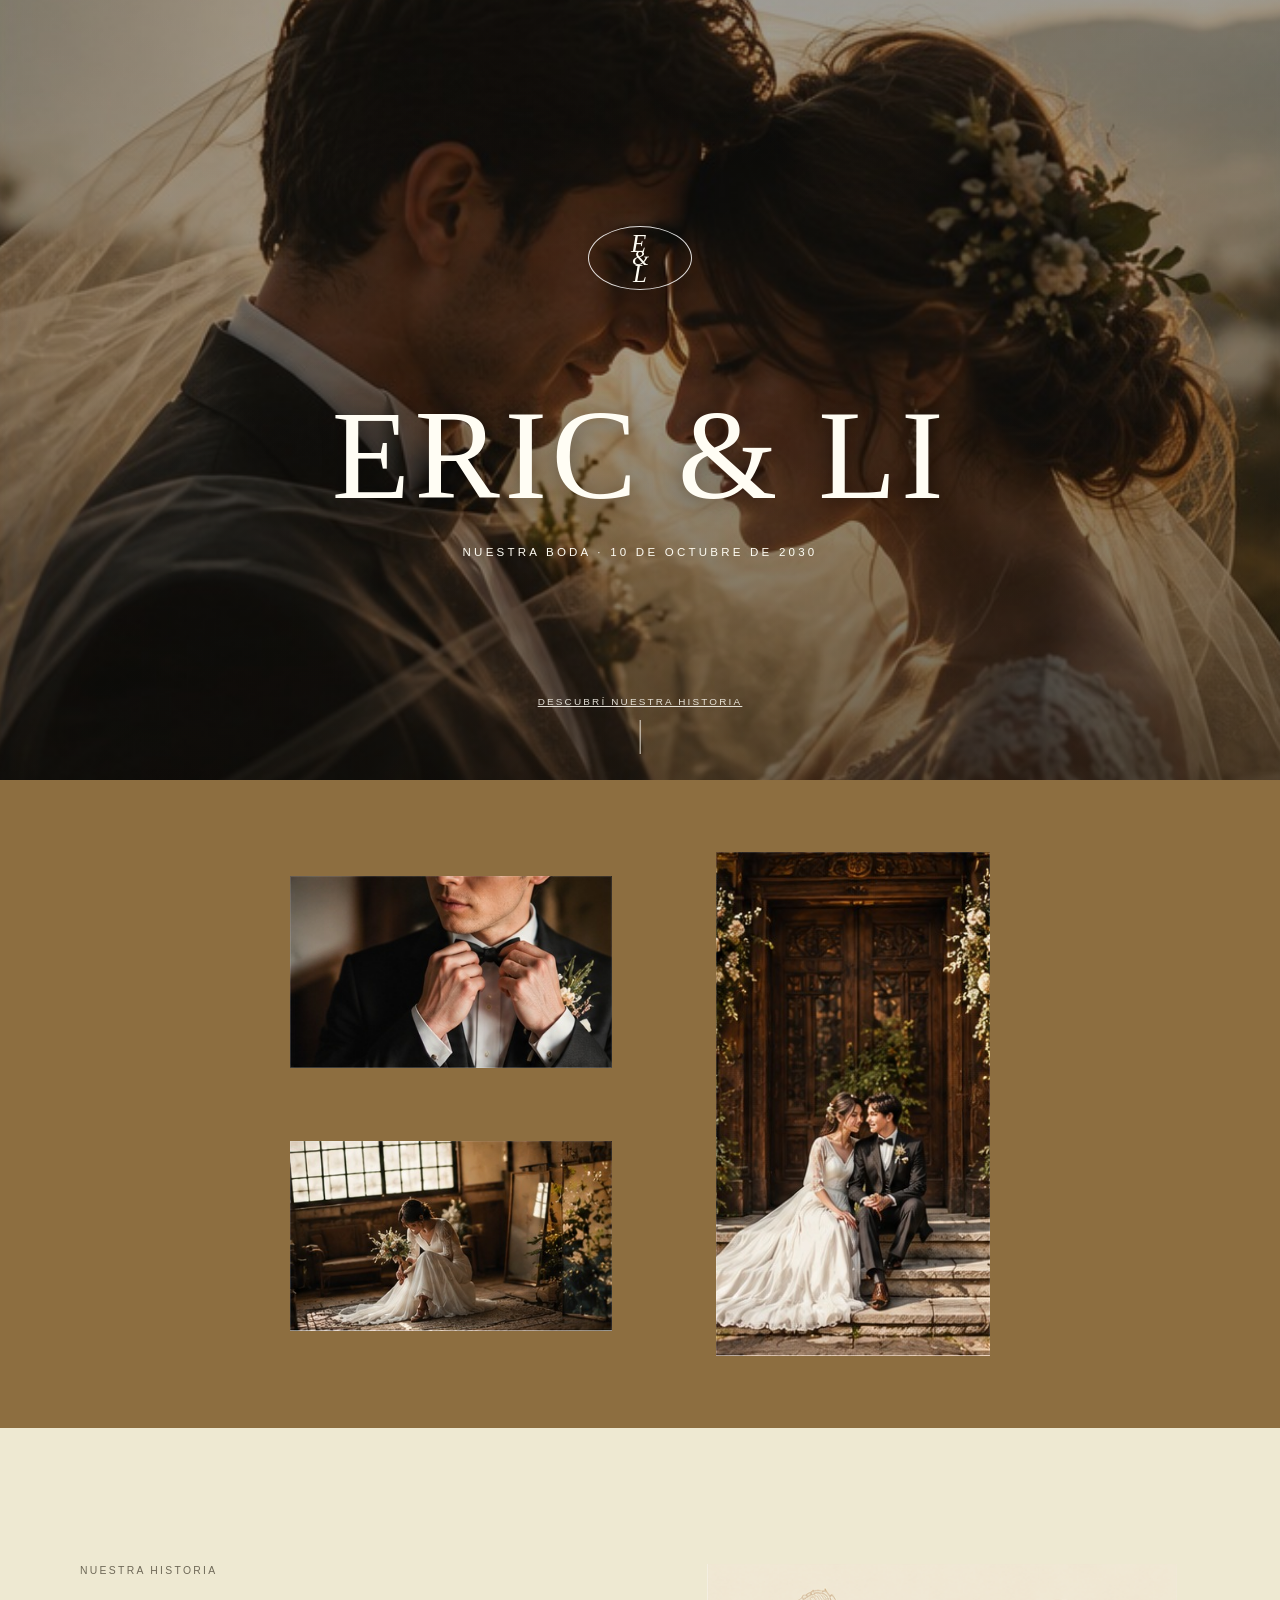
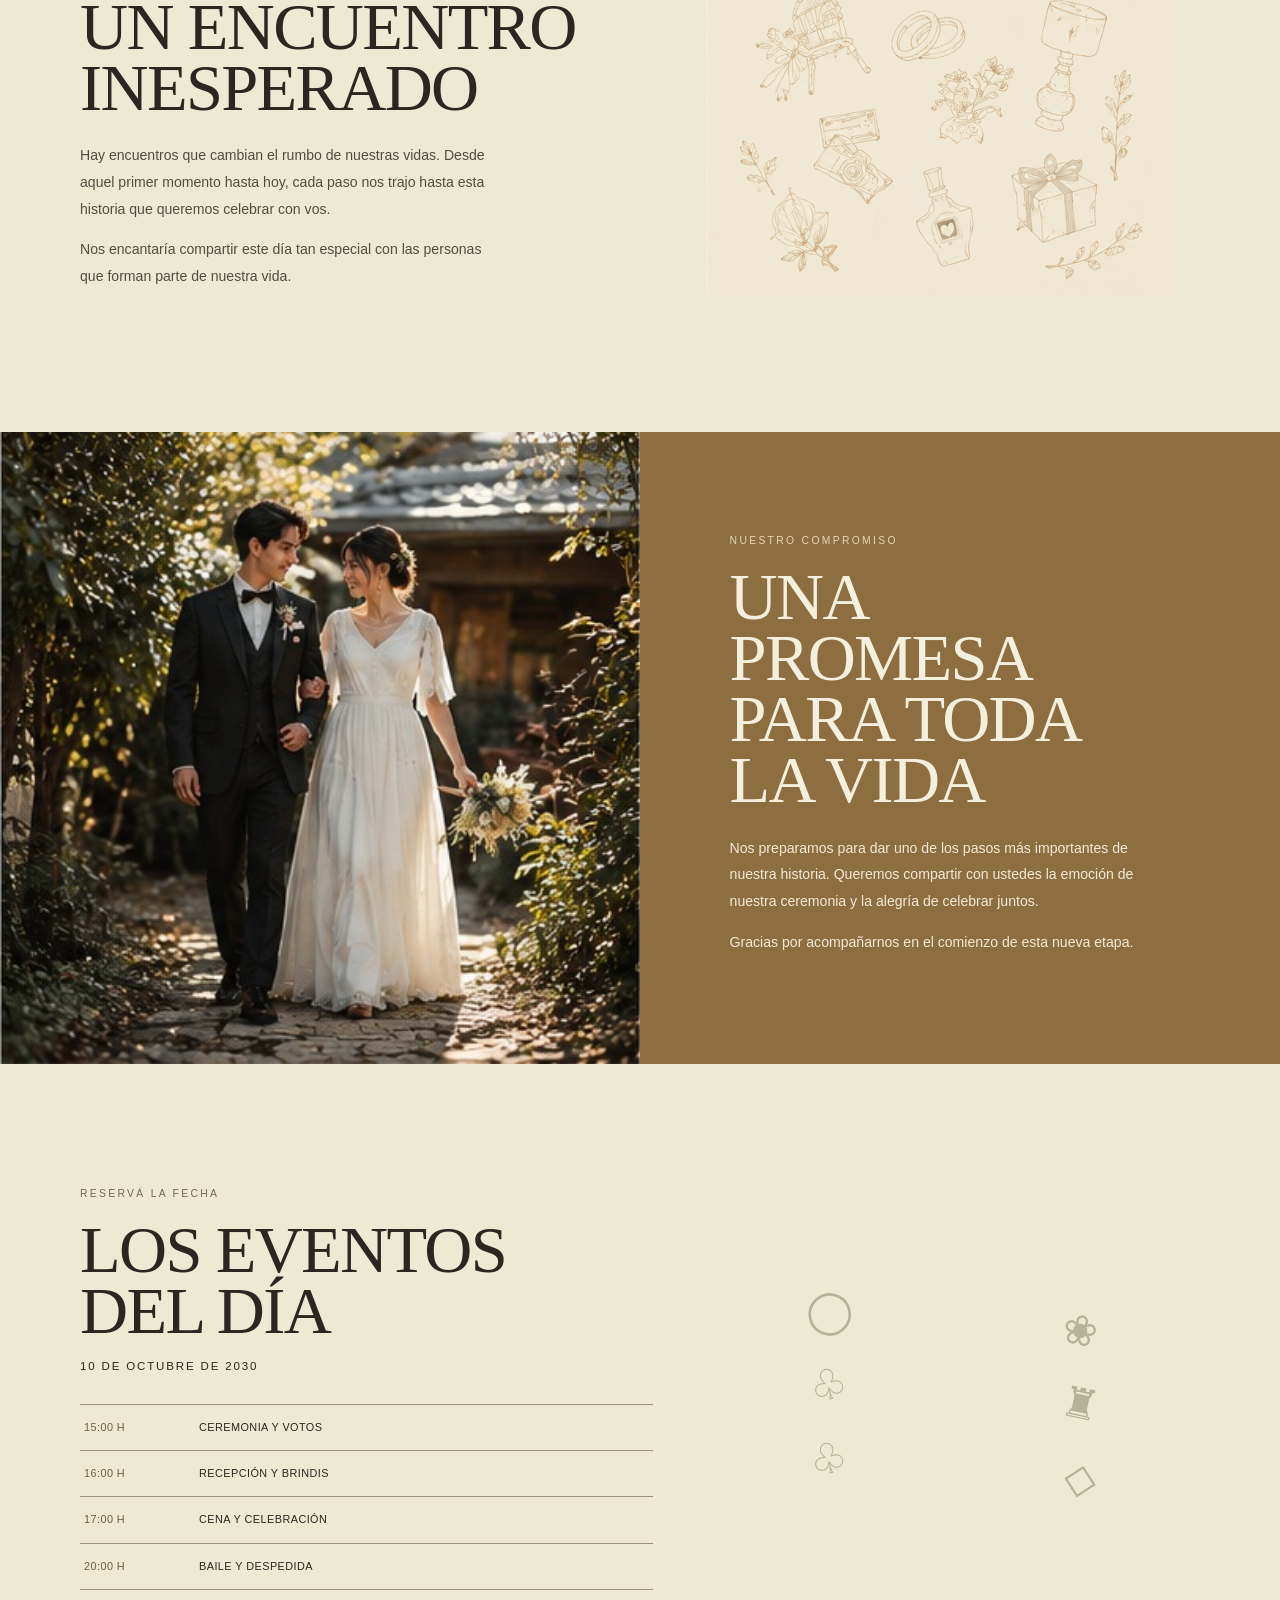
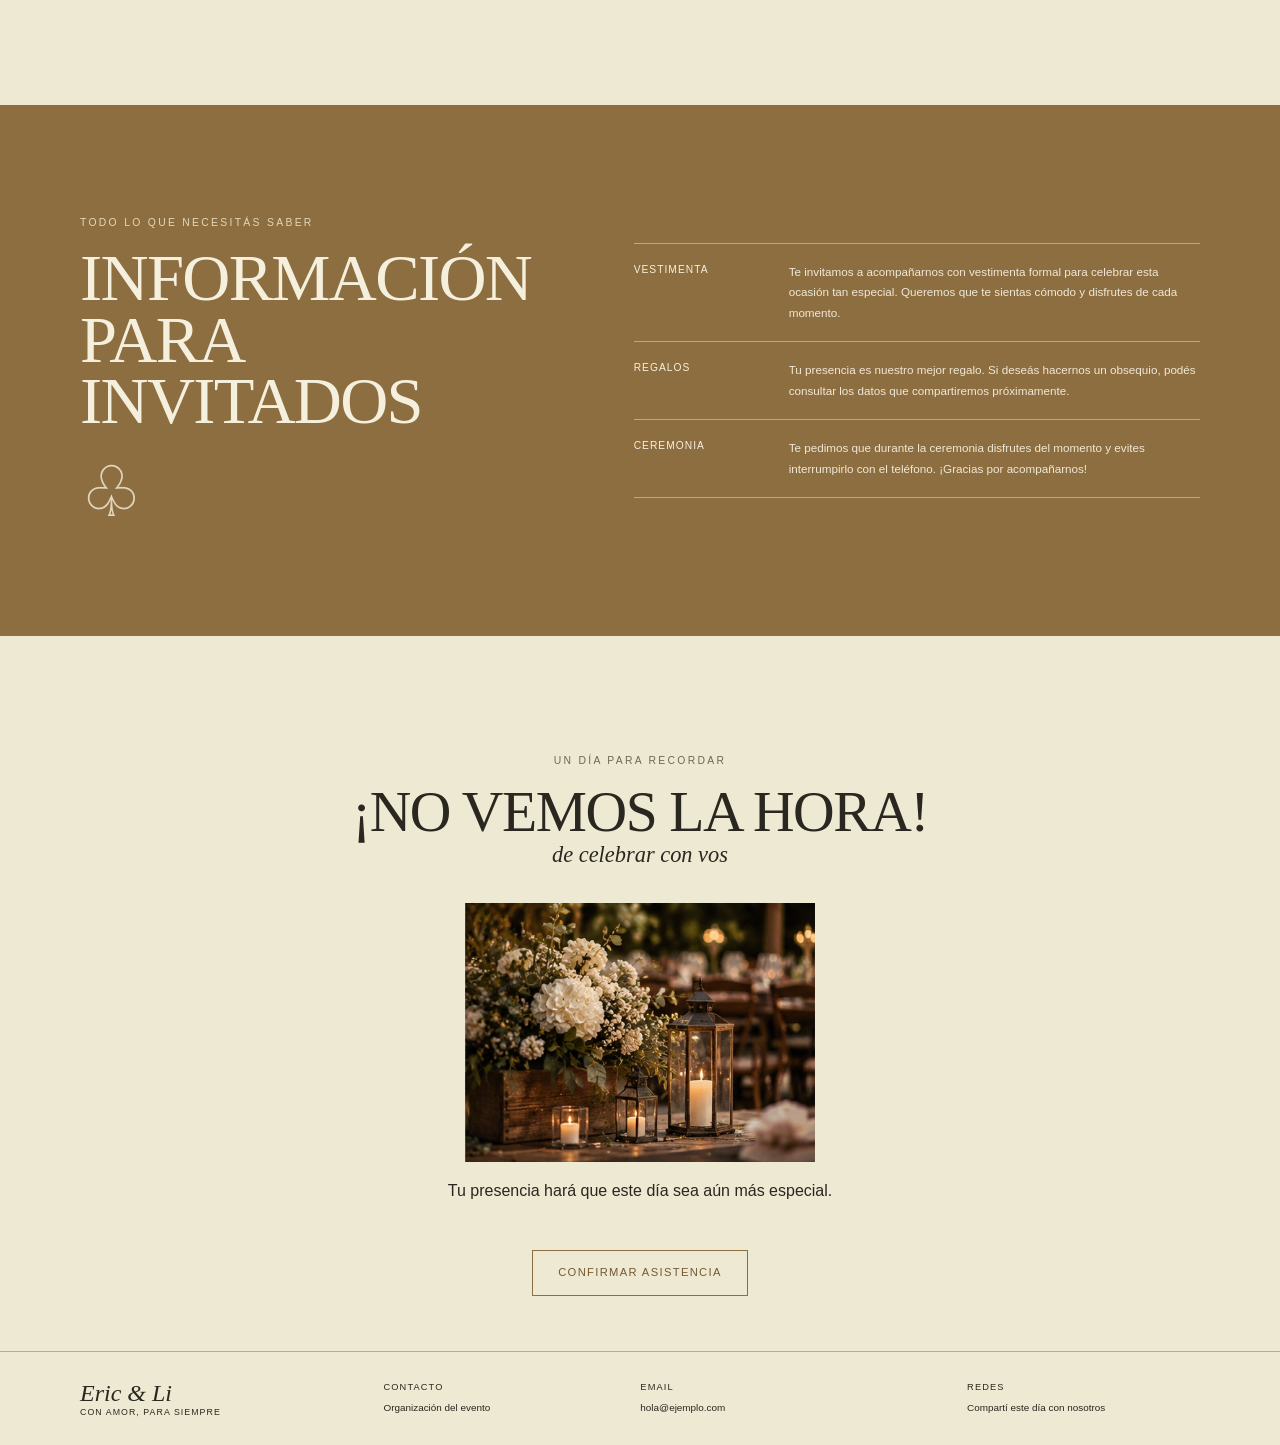
<file: prueba-1.html>
<!doctype html>
<html lang="es">
  <head>
    <meta charset="utf-8" />
    <meta name="viewport" content="width=device-width, initial-scale=1" />
    <meta name="theme-color" content="#8c6d3d" />
    <title>Eric & Li | Invitación de boda</title>
    <style>
      :root {
        --brown: #8d6e40;
        --brown-dark: #765a32;
        --cream: #eee9d2;
        --cream-light: #f5f0dd;
        --ink: #29271f;
        --muted: #6e6857;
        --serif: "Bodoni MT", "Didot", "Times New Roman", serif;
        --sans: Arial, Helvetica, sans-serif;
        --content: 1120px;
      }

      * {
        box-sizing: border-box;
      }
      html {
        scroll-behavior: smooth;
      }
      body {
        margin: 0;
        background: var(--cream);
        color: var(--ink);
        font-family: var(--sans);
        font-weight: 400;
        line-height: 1.6;
      }
      img {
        display: block;
        max-width: 100%;
      }
      a {
        color: inherit;
      }
      button {
        font: inherit;
      }

      .section-inner {
        width: min(var(--content), calc(100% - 64px));
        margin-inline: auto;
      }

      /* PORTADA */
      .hero {
        min-height: min(780px, 88svh);
        position: relative;
        display: grid;
        place-items: center;
        overflow: hidden;
        isolation: isolate;
        color: #fffdf4;
        text-align: center;
        background: #332c22;
      }
      .hero::before {
        content: "";
        position: absolute;
        inset: 0;
        z-index: -2;
        background:
          linear-gradient(
            180deg,
            rgba(20, 18, 14, 0.35),
            rgba(20, 18, 14, 0.46)
          ),
          url("assets/img/pruebas/1.jpg") center 42% / cover no-repeat;
        transform: scale(1.015);
        animation: heroZoom 18s ease-in-out infinite alternate;
      }
      .hero::after {
        content: "";
        position: absolute;
        inset: 0;
        z-index: -1;
        background: linear-gradient(
          180deg,
          rgba(0, 0, 0, 0.08),
          transparent 45%,
          rgba(0, 0, 0, 0.24)
        );
      }
      .hero-content {
        width: min(100%, 900px);
        padding: 80px 24px 72px;
        animation: riseIn 1.2s both;
      }

      .monogram {
        width: 104px;
        height: 64px;
        margin: 0 auto 105px;
        border: 1px solid rgba(255, 255, 255, 0.85);
        border-radius: 50%;
        position: relative;
        display: flex;
        align-items: center;
        justify-content: center;
        color: #fffdf4;
        font-family: "Bodoni MT", "Didot", "Times New Roman", serif;
        font-style: italic;
        text-shadow: 0 2px 10px rgba(0, 0, 0, 0.35);
      }

      .monogram-e,
      .monogram-l {
        position: absolute;
        font-size: 25px;
        line-height: 1;
      }

      .monogram-e {
        top: 4px;
        left: 42px;
      }

      .monogram-amp {
        position: absolute;
        top: 20px;
        left: 43px;
        font-size: 22px;
        line-height: 1;
      }

      .monogram-l {
        bottom: 3px;
        left: 44px;
      }

      .hero h1 {
        margin: 0;
        font: 400 clamp(3.2rem, 10vw, 8.8rem)/0.95 var(--serif);
        letter-spacing: 0.035em;
        text-transform: uppercase;
        text-shadow: 0 3px 22px #0006;
      }
      .hero-date {
        margin: 26px 0 0;
        font-size: 0.72rem;
        letter-spacing: 0.28em;
        text-transform: uppercase;
      }
      .scroll-cue {
        position: absolute;
        bottom: 26px;
        left: 50%;
        transform: translateX(-50%);
        font-size: 0.62rem;
        letter-spacing: 0.22em;
        text-transform: uppercase;
        opacity: 0.85;
      }
      .scroll-cue::after {
        content: "";
        display: block;
        width: 1px;
        height: 34px;
        margin: 10px auto 0;
        background: currentColor;
        transform-origin: top;
        animation: cue 1.6s ease-in-out infinite;
      }

      /* GALERÍA */
      .gallery-section {
        padding: clamp(38px, 6vw, 72px) 0;
        background: var(--brown);
      }
      .gallery-grid {
        width: min(780px, calc(100% - 48px));
        margin: auto;
        display: grid;
        grid-template-columns: 1fr 0.88fr;
        grid-template-rows: repeat(2, minmax(150px, 240px));
        gap: 24px;
        align-items: center;
      }
      .gallery-photo {
        position: relative;
        overflow: hidden;
        background: #6d583a;
        min-height: 150px;
      }
      .gallery-photo:nth-child(2) {
        grid-column: 2;
        grid-row: 1 / span 2;
        height: 100%;
      }
      .gallery-photo:nth-child(3) {
        grid-column: 1;
        grid-row: 2;
      }
      .gallery-photo img {
        width: 100%;
        height: 100%;
        min-height: inherit;
        object-fit: cover;
        transition:
          transform 0.8s cubic-bezier(0.2, 0.7, 0.2, 1),
          filter 0.5s;
      }
      .gallery-photo:hover img {
        transform: scale(1.055);
        filter: saturate(1.08);
      }
      .gallery-photo::after {
        content: "";
        position: absolute;
        inset: 0;
        border: 1px solid #fff2;
        pointer-events: none;
      }

      /* HISTORIA */
      .story-section {
        padding: clamp(72px, 10vw, 145px) 0;
        background: var(--cream);
        overflow: hidden;
      }
      .story-grid {
        display: grid;
        grid-template-columns: 1fr 1fr;
        gap: clamp(30px, 7vw, 100px);
        align-items: center;
      }
      .eyebrow {
        font-size: 0.65rem;
        letter-spacing: 0.22em;
        text-transform: uppercase;
        color: var(--muted);
      }
      h2 {
        font: 400 clamp(2.3rem, 5.2vw, 4.5rem)/0.92 var(--serif);
        text-transform: uppercase;
        margin: 14px 0 24px;
        letter-spacing: -0.025em;
      }
      .story-copy p,
      .promise-copy p {
        max-width: 410px;
        font-size: 0.88rem;
        line-height: 1.9;
        color: #514d41;
      }
      .line-art {
        position: relative;
        min-height: 300px;
        display: grid;
        place-items: center;
        color: #b6b39a;
      }
      .line-art img {
        width: 100%;
        max-width: 470px;
        max-height: 360px;
        object-fit: contain;
        mix-blend-mode: multiply;
        opacity: 0.72;
      }
      .line-art-placeholder {
        width: 100%;
        max-width: 430px;
        aspect-ratio: 1.2;
        display: grid;
        grid-template-columns: repeat(3, 1fr);
        gap: 18px;
        align-items: center;
        justify-items: center;
        color: #b4b097;
        opacity: 0.8;
        font: 42px var(--serif);
      }
      .line-art-placeholder span:nth-child(even) {
        transform: rotate(-15deg) translateY(18px);
      }
      .line-art-placeholder span:nth-child(3n) {
        transform: rotate(15deg) translateY(-12px);
      }

      /* PROMESA */
      .promise-section {
        display: grid;
        grid-template-columns: 1fr 1fr;
        background: var(--brown);
        color: var(--cream-light);
        min-height: 450px;
      }
      .promise-image {
        min-height: 450px;
        overflow: hidden;
      }
      .promise-image img {
        width: 100%;
        height: 100%;
        object-fit: cover;
      }
      .promise-copy {
        align-self: center;
        max-width: 610px;
        padding: clamp(40px, 7vw, 95px);
      }
      .promise-copy p {
        color: #f2ead7;
      }

      /* CRONOGRAMA */
      .events-section {
        padding: clamp(70px, 9vw, 120px) 0;
        background: var(--cream);
      }
      .events-grid {
        display: grid;
        grid-template-columns: 1fr 0.85fr;
        gap: 60px;
        align-items: center;
      }
      .event-date {
        margin: -8px 0 28px;
        letter-spacing: 0.16em;
        text-transform: uppercase;
        font-size: 0.72rem;
      }
      .timeline {
        border-top: 1px solid #9b927c;
      }
      .timeline-row {
        display: grid;
        grid-template-columns: 100px 1fr;
        gap: 15px;
        padding: 14px 4px;
        border-bottom: 1px solid #9b927c;
        font-size: 0.68rem;
        letter-spacing: 0.04em;
        text-transform: uppercase;
      }
      .timeline-row time {
        color: #6e6049;
      }
      .events-art {
        display: grid;
        grid-template-columns: 1fr 1fr;
        gap: 25px;
        align-items: center;
        color: #b5b29a;
        font: 42px var(--serif);
        text-align: center;
      }
      .events-art span:nth-child(odd) {
        transform: rotate(-12deg);
      }
      .events-art span:nth-child(even) {
        transform: rotate(12deg) translateY(20px);
      }

      /* INFORMACIÓN */
      .info-section {
        background: var(--brown);
        color: var(--cream-light);
        padding: clamp(64px, 8vw, 105px) 0;
      }
      .info-grid {
        display: grid;
        grid-template-columns: 0.8fr 1.2fr;
        gap: clamp(35px, 8vw, 110px);
        align-items: center;
      }
      .info-title h2 {
        margin-bottom: 20px;
      }
      .gift-icon {
        font: 70px var(--serif);
        opacity: 0.8;
      }
      .info-list {
        border-top: 1px solid #d5c6a8a8;
      }
      .info-item {
        display: grid;
        grid-template-columns: 135px 1fr;
        gap: 20px;
        padding: 18px 0;
        border-bottom: 1px solid #d5c6a8a8;
      }
      .info-item h3 {
        margin: 0;
        font-size: 0.64rem;
        font-weight: 400;
        letter-spacing: 0.1em;
        text-transform: uppercase;
      }
      .info-item p,
      .info-item a {
        margin: 0;
        color: #f0e8d6;
        font-size: 0.73rem;
        line-height: 1.75;
        overflow-wrap: anywhere;
      }
      .info-item a {
        text-underline-offset: 3px;
      }

      /* CIERRE */
      .closing-section {
        padding: clamp(70px, 9vw, 110px) 0 55px;
        text-align: center;
        background: var(--cream);
      }
      .closing-section h2 {
        font-size: clamp(2.2rem, 4.8vw, 3.6rem);
        margin-bottom: 4px;
      }
      .closing-script {
        margin: 0 0 35px;
        font: italic 1.4rem var(--serif);
      }
      .closing-photo {
        width: min(350px, 78%);
        aspect-ratio: 1.35;
        margin: 0 auto;
        object-fit: cover;
      }
      .rsvp-button {
        display: inline-block;
        margin-top: 30px;
        padding: 13px 25px;
        border: 1px solid var(--brown);
        color: var(--brown-dark);
        text-decoration: none;
        font-size: 0.7rem;
        letter-spacing: 0.12em;
        text-transform: uppercase;
        transition:
          background 0.25s,
          color 0.25s,
          transform 0.25s;
      }
      .rsvp-button:hover {
        background: var(--brown);
        color: white;
        transform: translateY(-2px);
      }

      footer {
        border-top: 1px solid #b8ad91;
        padding: 28px max(24px, calc((100% - var(--content)) / 2));
        display: grid;
        grid-template-columns: 1.2fr 1fr 1.3fr 1fr;
        gap: 24px;
        align-items: center;
        background: var(--cream);
      }
      .footer-brand {
        font: italic 1.5rem var(--serif);
      }
      .footer-brand small {
        display: block;
        font: 0.55rem var(--sans);
        letter-spacing: 0.12em;
        text-transform: uppercase;
      }
      .footer-item {
        font-size: 0.62rem;
        overflow-wrap: anywhere;
      }
      .footer-item strong {
        display: block;
        font-weight: 400;
        font-size: 0.58rem;
        letter-spacing: 0.12em;
        margin-bottom: 5px;
      }

      /* Aparición al desplazarse */
      .reveal {
        opacity: 0;
        transform: translateY(24px);
        transition:
          opacity 0.8s ease,
          transform 0.8s ease;
      }
      .reveal.is-visible {
        opacity: 1;
        transform: translateY(0);
      }
      .gallery-photo.reveal {
        transition:
          opacity 0.8s ease,
          transform 0.8s ease;
      }
      .gallery-photo.reveal.is-visible {
        transform: translateY(0);
      }

      @keyframes heroZoom {
        from {
          transform: scale(1.015);
        }
        to {
          transform: scale(1.08);
        }
      }
      @keyframes riseIn {
        from {
          opacity: 0;
          transform: translateY(20px);
        }
        to {
          opacity: 1;
          transform: translateY(0);
        }
      }
      @keyframes cue {
        0%,
        100% {
          transform: scaleY(0.65);
          opacity: 0.45;
        }
        50% {
          transform: scaleY(1);
          opacity: 1;
        }
      }

      @media (max-width: 760px) {
        .section-inner {
          width: min(100% - 40px, 560px);
        }
        .hero {
          min-height: 76svh;
        }
        .hero::before {
          background-position: center;
        }
        .monogram {
          margin-bottom: 80px;
        }
        .gallery-grid {
          width: calc(100% - 36px);
          grid-template-rows: 145px 145px;
          gap: 13px;
        }
        .story-grid,
        .events-grid,
        .info-grid {
          grid-template-columns: 1fr;
          gap: 28px;
        }
        .story-section {
          padding-block: 70px;
        }
        .line-art {
          min-height: 180px;
        }
        .line-art img {
          max-height: 240px;
        }
        .line-art-placeholder {
          max-width: 320px;
          font-size: 34px;
        }
        .promise-section {
          grid-template-columns: 1fr;
        }
        .promise-image {
          min-height: 300px;
          height: 58vw;
          max-height: 430px;
        }
        .promise-copy {
          padding: 52px 28px 60px;
        }
        .events-grid {
          gap: 36px;
        }
        .events-art {
          max-width: 340px;
          margin-inline: auto;
        }
        .info-grid {
          gap: 24px;
        }
        .gift-icon {
          font-size: 54px;
        }
        .info-item {
          grid-template-columns: 105px 1fr;
          gap: 14px;
        }
        footer {
          grid-template-columns: 1fr 1fr;
          padding: 25px 20px;
          gap: 22px 16px;
        }
      }
      @media (max-width: 390px) {
        .hero h1 {
          font-size: 3rem;
        }
        .gallery-grid {
          grid-template-rows: 120px 120px;
        }
        .timeline-row {
          grid-template-columns: 78px 1fr;
          font-size: 0.61rem;
        }
        .info-item {
          grid-template-columns: 1fr;
          gap: 6px;
        }
        footer {
          font-size: 0.6rem;
        }
      }
      @media (prefers-reduced-motion: reduce) {
        *,
        *::before,
        *::after {
          scroll-behavior: auto !important;
          animation-duration: 0.01ms !important;
          animation-iteration-count: 1 !important;
          transition-duration: 0.01ms !important;
        }
        .reveal {
          opacity: 1;
          transform: none;
        }
      }
    </style>
  </head>
  <body>
    <main>
      <header class="hero" id="inicio">
        <div class="hero-content">
          <div class="monogram" aria-label="Eric y Li">
            <span class="monogram-e">E</span>
            <span class="monogram-amp">&</span>
            <span class="monogram-l">L</span>
          </div>

          <h1>Eric <span>&amp;</span> Li</h1>
          <p class="hero-date">Nuestra boda · 10 de octubre de 2030</p>
        </div>
        <a class="scroll-cue" href="#galeria">Descubrí nuestra historia</a>
      </header>

      <section
        class="gallery-section"
        id="galeria"
        aria-label="Galería de fotografías"
      >
        <div class="gallery-grid">
          <figure class="gallery-photo reveal">
            <img
              src="assets/img/pruebas/2.jpg"
              alt="Retrato de Eric preparándose para la boda"
              loading="lazy"
            />
          </figure>
          <figure class="gallery-photo reveal">
            <img
              src="assets/img/pruebas/3.jpg"
              alt="Eric y Li en el lugar de la celebración"
              loading="lazy"
            />
          </figure>
          <figure class="gallery-photo reveal">
            <img
              src="assets/img/pruebas/4.jpg"
              alt="Li en un momento de preparación"
              loading="lazy"
            />
          </figure>
        </div>
      </section>

      <section class="story-section">
        <div class="section-inner story-grid">
          <div class="story-copy reveal">
            <span class="eyebrow">Nuestra historia</span>
            <h2>Un encuentro<br />inesperado</h2>
            <p>
              Hay encuentros que cambian el rumbo de nuestras vidas. Desde aquel
              primer momento hasta hoy, cada paso nos trajo hasta esta historia
              que queremos celebrar con vos.
            </p>
            <p>
              Nos encantaría compartir este día tan especial con las personas
              que forman parte de nuestra vida.
            </p>
          </div>
          <div class="line-art reveal" aria-hidden="true">
            <img
              src="assets/img/pruebas/5.png"
              alt=""
              onerror="
                this.style.display = 'none';
                this.nextElementSibling.style.display = 'grid';
              "
            />
            <div class="line-art-placeholder" style="display: none">
              <span>♧</span><span>♧</span><span>◯</span><span>♜</span
              ><span>♡</span><span>♧</span>
            </div>
          </div>
        </div>
      </section>

      <section class="promise-section">
        <div class="promise-image reveal">
          <img
            src="assets/img/pruebas/6.jpg"
            alt="La pareja caminando junta"
            loading="lazy"
          />
        </div>
        <div class="promise-copy reveal">
          <span class="eyebrow" style="color: #e4d6b8">Nuestro compromiso</span>
          <h2>Una promesa<br />para toda la vida</h2>
          <p>
            Nos preparamos para dar uno de los pasos más importantes de nuestra
            historia. Queremos compartir con ustedes la emoción de nuestra
            ceremonia y la alegría de celebrar juntos.
          </p>
          <p>Gracias por acompañarnos en el comienzo de esta nueva etapa.</p>
        </div>
      </section>

      <section class="events-section" id="evento">
        <div class="section-inner events-grid">
          <div class="reveal">
            <span class="eyebrow">Reservá la fecha</span>
            <h2>Los eventos<br />del día</h2>
            <p class="event-date">10 de octubre de 2030</p>
            <div class="timeline">
              <div class="timeline-row">
                <time>15:00 h</time><span>Ceremonia y votos</span>
              </div>
              <div class="timeline-row">
                <time>16:00 h</time><span>Recepción y brindis</span>
              </div>
              <div class="timeline-row">
                <time>17:00 h</time><span>Cena y celebración</span>
              </div>
              <div class="timeline-row">
                <time>20:00 h</time><span>Baile y despedida</span>
              </div>
            </div>
          </div>
          <div class="events-art reveal" aria-hidden="true">
            <span>◯</span><span>❀</span><span>♧</span><span>♜</span
            ><span>♧</span><span>◇</span>
          </div>
        </div>
      </section>

      <section class="info-section" id="informacion">
        <div class="section-inner info-grid">
          <div class="info-title reveal">
            <span class="eyebrow" style="color: #e4d6b8"
              >Todo lo que necesitás saber</span
            >
            <h2>Información<br />para invitados</h2>
            <div class="gift-icon" aria-hidden="true">♧</div>
          </div>
          <div class="info-list reveal">
            <article class="info-item">
              <h3>Vestimenta</h3>
              <p>
                Te invitamos a acompañarnos con vestimenta formal para celebrar
                esta ocasión tan especial. Queremos que te sientas cómodo y
                disfrutes de cada momento.
              </p>
            </article>
            <article class="info-item">
              <h3>Regalos</h3>
              <p>
                Tu presencia es nuestro mejor regalo. Si deseás hacernos un
                obsequio, podés consultar los datos que compartiremos
                próximamente.
              </p>
            </article>
            <article class="info-item">
              <h3>Ceremonia</h3>
              <p>
                Te pedimos que durante la ceremonia disfrutes del momento y
                evites interrumpirlo con el teléfono. ¡Gracias por acompañarnos!
              </p>
            </article>
          </div>
        </div>
      </section>

      <section class="closing-section" id="confirmacion">
        <div class="section-inner reveal">
          <span class="eyebrow">Un día para recordar</span>
          <h2>¡No vemos la hora!</h2>
          <p class="closing-script">de celebrar con vos</p>
          <img
            class="closing-photo"
            src="assets/img/pruebas/7.jpg"
            alt="La pareja en un momento especial"
            loading="lazy"
          />
          <p>Tu presencia hará que este día sea aún más especial.</p>
          <a
            class="rsvp-button"
            id="rsvpLink"
            href="https://wa.me/"
            target="_blank"
            rel="noopener"
            >Confirmar asistencia</a
          >
        </div>
      </section>
    </main>

    <footer>
      <div class="footer-brand">
        Eric &amp; Li<small>Con amor, para siempre</small>
      </div>
      <div class="footer-item">
        <strong>CONTACTO</strong><span>Organización del evento</span>
      </div>
      <div class="footer-item">
        <strong>EMAIL</strong><span>hola@ejemplo.com</span>
      </div>
      <div class="footer-item">
        <strong>REDES</strong><span>Compartí este día con nosotros</span>
      </div>
    </footer>

    <script>
      // Animaciones de aparición al entrar cada sección en pantalla.
      (() => {
        const items = document.querySelectorAll(".reveal");
        const reducedMotion = window.matchMedia(
          "(prefers-reduced-motion: reduce)",
        ).matches;

        if (reducedMotion || !("IntersectionObserver" in window)) {
          items.forEach((item) => item.classList.add("is-visible"));
          return;
        }

        const observer = new IntersectionObserver(
          (entries, obs) => {
            entries.forEach((entry) => {
              if (entry.isIntersecting) {
                entry.target.classList.add("is-visible");
                obs.unobserve(entry.target);
              }
            });
          },
          { threshold: 0.14 },
        );

        items.forEach((item) => observer.observe(item));
      })();

      // Personalización rápida: reemplazá el número por el WhatsApp real,
      // incluyendo código de país y área, sin +, espacios ni guiones.
      const whatsappNumber = ""; // Ejemplo: "5492231234567"
      const whatsappMessage =
        "¡Hola! Confirmo mi asistencia a la boda de Eric y Li.";
      const rsvpLink = document.getElementById("rsvpLink");

      rsvpLink.addEventListener("click", (event) => {
        if (!whatsappNumber) {
          event.preventDefault();
          alert(
            "Para activar la confirmación, completá la variable whatsappNumber al final del archivo prueba-1.html.",
          );
          return;
        }
        rsvpLink.href = `https://wa.me/${whatsappNumber}?text=${encodeURIComponent(whatsappMessage)}`;
      });
    </script>
  </body>
</html>
</file>
<file: assets/css/evento.css>
:root {
  --bg: #f3f0ea;
  --paper: #faf8f3;
  --ink: #1c1b19;
  --muted: #77736c;
  --line: rgba(28, 27, 25, 0.15);
  --accent: #8c7963;
}

* {
  box-sizing: border-box;
  margin: 0;
  padding: 0;
}

html {
  scroll-behavior: smooth;
}

/* =========================================================
   body
========================================================= */

body {
  position: relative;
  background: #171513;
  color: var(--ink);
  font-family: "Montserrat", sans-serif;
  font-weight: 300;
}

/* =========================================================
   FONDO FIJO DE LA EXPERIENCIA
========================================================= */

body::before {
  content: "";

  position: fixed;
  inset: 0;

  z-index: -2;

  background: url("../img/casamiento-hero.webp") center center / cover no-repeat;
}

/* Oscurecimiento general sobre la imagen */

body::after {
  content: "";

  position: fixed;
  inset: 0;

  z-index: -1;

  background: linear-gradient(
    110deg,
    rgba(20, 18, 16, 0.72),
    rgba(20, 18, 16, 0.25)
  );
}

body::before {
  content: "";

  position: fixed;
  inset: 0;

  z-index: -2;

  background: url("../img/casamiento-hero.webp") center center / cover no-repeat;
}

a {
  color: inherit;
  text-decoration: none;
}

.event-page {
  overflow: hidden;
}

/* =========================================================
   INTRO · BASE
========================================================= */

.intro {
  position: relative;
  z-index: 2;

  display: grid;
  grid-template-columns: 25% 75%;
  min-height: 700px;
  padding: 130px 9vw;
  background: radial-gradient(
    circle at 50% 45%,
    transparent 0%,
    rgba(0, 0, 0, 0.2) 70%,
    rgba(0, 0, 0, 0.5) 100%
  );
  color: #261f29;
}

.intro-label {
  display: flex;
  flex-direction: column;
  gap: 10px;

  padding-top: 8px;

  font-family: "Montserrat", sans-serif;
  font-size: 9px;
  line-height: 1.4;
  font-weight: 400;
  letter-spacing: 2px;
  text-transform: uppercase;

  color: #756f67;
}

.intro-content {
  max-width: 850px;
}

.intro-kicker {
  margin: 0;

  font-family: "Montserrat", sans-serif;
  font-size: 10px;
  font-weight: 500;
  letter-spacing: 3px;
  text-transform: uppercase;

  color: var(--accent);
}

.intro h2 {
  margin-top: 25px;
  margin-bottom: 0;

  font-family: "DM Serif Display", serif;
  font-size: clamp(48px, 6vw, 88px);
  font-weight: 400;
  line-height: 0.98;

  color: #fdfbfd;
}

.intro-text {
  max-width: 570px;

  margin-top: 45px;

  font-family: "Montserrat", sans-serif;
  font-size: 14px;
  font-weight: 300;
  line-height: 2;

  color: #faf9f8;
}

/* =========================================================
   CUMPLE 8 · INTRO
========================================================= */

body.tema-cumple-8 .intro {
  background:
    radial-gradient(
      circle at 80% 20%,
      rgba(90, 40, 255, 0.08),
      transparent 28%
    ),
    rgba(243, 245, 241, 0.92);

  color: #1b281f;
}

body.tema-cumple-8 .intro-label {
  color: #58705c;
}

body.tema-cumple-8 .intro-kicker,
body.tema-cumple-8 .eyebrow {
  color: #58705c;
}

body.tema-cumple-8 .intro h2 {
  color: #dfa9dc;
}

body.tema-cumple-8 .intro-text {
  color: #68726b;
}

/* =========================================================
   CUMPLE 8 · DINOSAURIOS
========================================================= */

body.tema-cumple-8.cumple8-dinosaurios .eyebrow,
body.tema-cumple-8.cumple8-dinosaurios .intro-kicker {
  color: #3f7548;
}

/* =========================================================
   CUMPLE 8 · SELECCIÓN
========================================================= */

body.tema-cumple-8.cumple8-seleccion .intro {
  background: rgba(238, 248, 252, 0.92);
}

/* =========================================================
   TRANSICIONES DE LA EXPERIENCIA
========================================================= */

body.tema-cumple-8 .hero,
body.tema-cumple-8 .intro,
body.tema-cumple-8 .styles-section,
body.tema-cumple-8 .process,
body.tema-cumple-8 .final-cta,
body.tema-cumple-8 footer {
  transition:
    background 0.8s ease,
    color 0.8s ease,
    border-color 0.8s ease;
}

/* =========================================================
   CUMPLE 8 · CAMBIO DE IDENTIDAD COMPLETA AL HACER HOVER
========================================================= */

/* ---------------------------------------------------------
   TRANSICIÓN GENERAL
--------------------------------------------------------- */

body.tema-cumple-8,
body.tema-cumple-8 .hero,
body.tema-cumple-8 .intro,
body.tema-cumple-8 .styles-section,
body.tema-cumple-8 .process,
body.tema-cumple-8 .final-cta,
body.tema-cumple-8 footer,
body.tema-cumple-8 .navbar {
  transition:
    background-color 0.8s ease,
    color 0.8s ease,
    border-color 0.8s ease;
}

/* =========================================
   NAVBAR
========================================= */

.navbar {
  position: fixed;
  z-index: 100;
  top: 24px;
  left: 50%;
  transform: translateX(-50%);

  width: min(1180px, calc(100% - 40px));

  display: flex;
  align-items: center;
  justify-content: space-between;

  padding: 13px 18px 13px 22px;

  background: rgba(250, 248, 243, 0.88);
  border: 1px solid rgba(255, 255, 255, 0.7);

  backdrop-filter: blur(18px);
  -webkit-backdrop-filter: blur(18px);

  border-radius: 100px;

  box-shadow: 0 10px 40px rgba(0, 0, 0, 0.08);
}

.logo {
  display: flex;
  flex-direction: column;
  line-height: 1;
}

.logo span {
  font-size: 12px;
  letter-spacing: 3px;
  font-weight: 600;
}

.logo small {
  margin-top: 5px;
  font-size: 7px;
  letter-spacing: 2px;
  text-transform: uppercase;
  color: var(--muted);
}

.navbar nav {
  display: flex;
  gap: 32px;
}

.navbar nav a {
  font-size: 11px;
  letter-spacing: 1px;
  color: #55514b;
  transition: 0.3s;
}

.navbar nav a:hover {
  color: #000;
}

.nav-button {
  padding: 11px 20px;
  background: var(--ink);
  color: white;
  border-radius: 50px;

  font-size: 10px;
  letter-spacing: 1px;

  transition: 0.3s;
}

.nav-button:hover {
  transform: translateY(-2px);
}

/* =========================================
   HERO
========================================= */

.hero {
  min-height: 100vh;

  position: relative;
  z-index: 1;

  display: flex;
  align-items: center;
  justify-content: center;

  color: white;

  /* La imagen ya no está acá */
  background: transparent;
}

.hero-overlay {
  position: absolute;
  inset: 0;
  /* background: radial-gradient(
    circle at 50% 45%,
    transparent 0%,
    rgba(0, 0, 0, 0.2) 70%,
    rgba(0, 0, 0, 0.5) 100%
  ); */
}

.hero-content {
  position: relative;
  z-index: 2;

  width: min(850px, calc(100% - 40px));

  text-align: center;

  padding-top: 60px;
}

.eyebrow {
  display: inline-block;

  font-size: 9px;
  letter-spacing: 3px;
  font-weight: 500;
}

.hero h1 {
  margin-top: 28px;

  font-family: "DM Serif Display", serif;
  font-size: clamp(70px, 11vw, 150px);
  font-weight: 400;
  line-height: 0.9;
}

.hero-line {
  width: 60px;
  height: 1px;

  margin: 35px auto 25px;

  background: rgba(255, 255, 255, 0.7);
}

.hero p {
  max-width: 470px;

  margin: auto;

  font-size: 14px;
  line-height: 1.8;
  color: rgba(255, 255, 255, 0.82);
}

.hero-button {
  display: inline-flex;
  align-items: center;
  gap: 20px;

  margin-top: 38px;

  padding: 14px 22px;

  border: 1px solid rgba(255, 255, 255, 0.45);
  border-radius: 50px;

  font-size: 10px;
  letter-spacing: 1px;

  transition: 0.3s;
}

.hero-button span {
  font-size: 16px;
}

.hero-button:hover {
  background: white;
  color: var(--ink);
}

.hero-number {
  position: absolute;
  bottom: 30px;
  right: 40px;

  font-family: "DM Serif Display", serif;
  font-size: 80px;
  opacity: 0.18;
}

/* =========================================
   STYLES
========================================= */

.styles-section {
  padding: 130px 7vw 150px;

  /* background: #e8e3da; */
}

.section-heading {
  display: flex;
  justify-content: space-between;
  align-items: end;

  margin-bottom: 70px;
}

.section-heading h2 {
  margin-top: 20px;

  font-family: "DM Serif Display", serif;
  font-size: clamp(48px, 6vw, 82px);
  line-height: 0.95;
  font-weight: 400;
}

.section-heading > p {
  max-width: 330px;

  font-size: 12px;
  line-height: 1.8;
  color: #fcfcfb;
}

/* =========================================
   CARDS
========================================= */

.design-grid {
  display: grid;
  grid-template-columns: repeat(3, 1fr);
  gap: 25px;
}

.design-card {
  display: block;

  background: var(--paper);

  transition:
    transform 0.5s ease,
    box-shadow 0.5s ease;
}

.design-card:hover {
  transform: translateY(-12px);
  box-shadow: 0 30px 60px rgba(0, 0, 0, 0.13);
}

.card-image {
  height: 510px;

  padding: 30px;

  display: flex;
  align-items: center;
  justify-content: center;

  overflow: hidden;
}

.fake-invitation {
  width: 72%;
  height: 88%;

  display: flex;
  flex-direction: column;
  align-items: center;
  justify-content: center;

  text-align: center;

  box-shadow: 0 25px 50px rgba(0, 0, 0, 0.15);

  transition: transform 0.6s ease;
}

.design-card:hover .fake-invitation {
  transform: scale(1.035);
}

/* EDITORIAL */

.editorial .card-image {
  width: 100%;
  height: 100%;
  overflow: hidden;
  background: #d4d0c8;
  background: #d4d0c8;
}

.editorial-preview {
  width: 100%;
  height: 100%;
  min-height: 320px;

  background-image: url("../img/invitaciones/editorial-preview.png");
  background-size: cover;
  background-position: center;
  background-repeat: no-repeat;

  border: none;
  box-sizing: border-box;

  /* Ocultamos el contenido HTML porque la imagen
     ya contiene todo el diseño */
  font-size: 0;
}

.editorial-preview strong {
  margin: 25px 0;

  font-family: "DM Serif Display", serif;
  font-size: 38px;
  line-height: 0.9;
  font-weight: 400;
}

.editorial-preview .preview-small {
  font-size: 7px;
  letter-spacing: 3px;
}

.editorial-preview .preview-date {
  font-size: 7px;
  letter-spacing: 2px;
}

.editorial-preview strong,
.editorial-preview .preview-small,
.editorial-preview .preview-date {
  display: none;
}

.editorial-preview span,
.editorial-preview strong {
  display: none;
}

/* CONTEMPORARY */

/* CARD INFO */

.card-info {
  position: relative;

  padding: 30px 30px 35px;
}

.card-number {
  font-size: 8px;
  letter-spacing: 2px;
  color: var(--muted);
}

.card-info h3 {
  margin-top: 8px;

  font-family: "DM Serif Display", serif;
  font-size: 31px;
  font-weight: 400;
}

.card-info p {
  max-width: 310px;

  margin-top: 18px;
  font-weight: 700;
  font-size: 11px;
  line-height: 1.8;
  color: #706b63;
}

.card-arrow {
  position: absolute;
  top: 30px;
  right: 30px;

  font-size: 22px;

  transition: 0.3s;
}

.design-card:hover .card-arrow {
  transform: translate(5px, -5px);
}

/* =========================================
   PROCESS
========================================= */

.process {
  padding: 140px 9vw;

  background: var(--paper);

  display: grid;
  grid-template-columns: 40% 60%;
}

.process-heading h2 {
  margin-top: 25px;

  font-family: "DM Serif Display", serif;
  font-size: clamp(50px, 6vw, 80px);
  line-height: 0.95;
  font-weight: 400;
}

.process-list {
  border-top: 1px solid var(--line);
}

.process-item {
  display: grid;
  grid-template-columns: 70px 1fr;

  padding: 32px 0;

  border-bottom: 1px solid var(--line);
}

.process-item > span {
  font-family: "DM Serif Display", serif;
  font-size: 18px;
  color: var(--accent);
}

.process-item h3 {
  font-size: 14px;
  font-weight: 500;
}

.process-item p {
  max-width: 480px;

  margin-top: 10px;

  font-size: 11px;
  line-height: 1.8;
  color: var(--muted);
}

/* =========================================
   CTA
========================================= */

.final-cta {
  min-height: 650px;

  display: flex;
  align-items: center;
  justify-content: center;

  text-align: center;

  background:
    linear-gradient(rgba(25, 23, 20, 0.68), rgba(25, 23, 20, 0.68)),
    url("../img/casamiento-hero.webp") center / cover no-repeat;

  color: white;
}

.cta-content h2 {
  margin-top: 25px;

  font-family: "DM Serif Display", serif;
  font-size: clamp(58px, 8vw, 110px);
  font-weight: 400;
  line-height: 0.9;
}

.cta-button {
  display: inline-flex;
  gap: 25px;
  align-items: center;

  margin-top: 45px;

  padding: 16px 25px;

  border: 1px solid rgba(255, 255, 255, 0.5);
  border-radius: 50px;

  font-size: 10px;
  letter-spacing: 1px;

  transition: 0.3s;
}

.cta-button:hover {
  background: white;
  color: #1c1b19;
}

/* =========================================
   FOOTER
========================================= */

footer {
  min-height: 150px;

  display: flex;
  align-items: center;
  justify-content: space-between;

  padding: 35px 7vw;

  background: #171614;
  color: white;
}

.footer-brand {
  display: flex;
  flex-direction: column;
}

.footer-brand span {
  font-size: 12px;
  letter-spacing: 3px;
  font-weight: 500;
}

.footer-brand small {
  margin-top: 5px;

  font-size: 7px;
  letter-spacing: 2px;
  color: #8d8880;
}

.footer-copy {
  font-size: 8px;
  letter-spacing: 2px;
  color: #77736c;
}

.back-book {
  font-size: 9px;
  letter-spacing: 1px;
  transition: 0.3s;
}

.back-book:hover {
  opacity: 0.6;
}

/* =========================================
   RESPONSIVE
========================================= */

@media (max-width: 900px) {
  .navbar nav {
    display: none;
  }

  .design-grid {
    grid-template-columns: 1fr;
    max-width: 600px;
    margin: auto;
  }

  .card-image {
    height: 600px;
  }

  .intro,
  .process {
    grid-template-columns: 1fr;
    gap: 60px;
  }

  .section-heading {
    display: block;
  }

  .section-heading > p {
    margin-top: 30px;
  }

  footer {
    flex-direction: column;
    gap: 25px;
    text-align: center;
  }
}

@media (max-width: 600px) {
  .navbar {
    width: calc(100% - 24px);
    top: 12px;
  }

  .nav-button {
    display: none;
  }

  .hero h1 {
    font-size: 70px;
  }

  .hero-number {
    right: 20px;
  }

  .intro,
  .styles-section,
  .process {
    padding-left: 25px;
    padding-right: 25px;
  }

  .card-image {
    height: 500px;
  }

  .fake-invitation {
    width: 70%;
  }
}

/* =========================================
   NAVBAR RESPONSIVE
========================================= */

.nav-actions {
  display: flex;
  align-items: center;
  gap: 10px;
}

.menu-toggle {
  display: none;

  width: 42px;
  height: 42px;

  border: 1px solid rgba(28, 27, 25, 0.15);
  border-radius: 50%;

  background: transparent;

  align-items: center;
  justify-content: center;
  flex-direction: column;
  gap: 5px;

  cursor: pointer;
}

.menu-toggle span {
  display: block;

  width: 16px;
  height: 1px;

  background: var(--ink);

  transition:
    transform 0.3s ease,
    opacity 0.3s ease;
}

.mobile-menu {
  display: none;
}

/* =========================================
   TABLET
========================================= */

@media (max-width: 900px) {
  .navbar {
    width: calc(100% - 30px);
  }

  .desktop-nav {
    display: none;
  }

  .nav-button {
    display: none;
  }

  .menu-toggle {
    display: flex;
  }

  .mobile-menu {
    position: absolute;

    top: calc(100% + 10px);
    left: 0;
    right: 0;

    padding: 22px;

    display: flex;
    flex-direction: column;
    gap: 5px;

    background: rgba(250, 248, 243, 0.97);

    border: 1px solid rgba(28, 27, 25, 0.08);
    border-radius: 24px;

    box-shadow: 0 20px 50px rgba(0, 0, 0, 0.12);

    opacity: 0;
    visibility: hidden;
    transform: translateY(-10px);

    transition:
      opacity 0.3s ease,
      transform 0.3s ease,
      visibility 0.3s ease;
  }

  .mobile-menu.open {
    opacity: 1;
    visibility: visible;
    transform: translateY(0);
  }

  .mobile-menu a {
    padding: 14px 10px;

    font-size: 11px;
    letter-spacing: 1px;

    border-bottom: 1px solid var(--line);
  }

  .mobile-menu a:last-child {
    border-bottom: none;
  }

  .mobile-menu-button {
    margin-top: 10px;

    padding: 15px 18px !important;

    background: var(--ink);
    color: white;

    border-radius: 50px;

    text-align: center;
  }
}

/* =========================================
   MOBILE
========================================= */

@media (max-width: 600px) {
  .navbar {
    top: 12px;

    width: calc(100% - 24px);

    padding: 10px 10px 10px 17px;
  }

  .logo span {
    font-size: 10px;
    letter-spacing: 2.5px;
  }

  .logo small {
    font-size: 6px;
    letter-spacing: 1.5px;
  }

  .menu-toggle {
    width: 38px;
    height: 38px;
  }

  .mobile-menu {
    top: calc(100% + 8px);
  }
}

/* =========================================
   VOLVER AL LIBRO
========================================= */

.back-book {
  display: inline-flex;
  align-items: center;

  padding: 10px 14px;

  font-size: 9px;
  letter-spacing: 1px;

  color: #5f5a53;

  border: 1px solid rgba(28, 27, 25, 0.12);
  border-radius: 50px;

  transition:
    background 0.3s ease,
    color 0.3s ease,
    transform 0.3s ease;
}

.back-book:hover {
  background: var(--ink);
  color: white;
  transform: translateX(-2px);
}

/* =========================================
   MOBILE
========================================= */

@media (max-width: 900px) {
  .nav-actions {
    gap: 6px;
  }

  .back-book {
    padding: 9px 12px;

    font-size: 8px;
  }
}

.mobile-back-book {
  font-weight: 500;
  color: var(--accent);
}

/* =========================================================
   TEMA · CUMPLE 8
========================================================= */

body.tema-cumple-8 {
  --bg: #080a18;
  --paper: #10142b;
  --ink: #ffffff;
  --muted: #aeb5d1;
  --line: rgba(255, 255, 255, 0.12);
  --accent: #ff304f;
}

/* =========================================================
   HERO
========================================================= */

body.tema-cumple-8 .hero {
  background:
    linear-gradient(
      135deg,
      rgba(5, 8, 25, 0.88),
      rgba(43, 15, 91, 0.72),
      rgba(8, 42, 105, 0.78)
    ),
    url("../img/book/mario-rock.jpg") center / cover no-repeat;
}

body.tema-cumple-8 .hero::before {
  content: "";
  position: absolute;
  inset: 0;

  background:
    radial-gradient(
      circle at 20% 30%,
      rgba(0, 153, 255, 0.35),
      transparent 28%
    ),
    radial-gradient(circle at 80% 25%, rgba(255, 48, 79, 0.3), transparent 25%),
    radial-gradient(
      circle at 50% 90%,
      rgba(127, 45, 255, 0.35),
      transparent 30%
    );

  pointer-events: none;
}

/* =========================================================
   FONDO GENERAL · CUMPLEAÑOS DE 8
========================================================= */

body.tema-cumple-8::before {
  background:
    linear-gradient(
      135deg,
      rgba(5, 8, 25, 0.72),
      rgba(43, 15, 91, 0.48),
      rgba(8, 42, 105, 0.62)
    ),
    url("../img/book/mario-rock.jpg") center / cover no-repeat !important;
}

/* =========================================================
   HERO TYPOGRAPHY
========================================================= */

body.tema-cumple-8 .hero h1 {
  color: white;
  text-shadow: 0 4px 20px rgba(0, 0, 0, 0.45);
}

body.tema-cumple-8 .hero-line {
  background: linear-gradient(90deg, #2575ff, #8d35ff, #ff304f);
}

/* =========================================================
   DISEÑOS
========================================================= */

body.tema-cumple-8 .styles-section {
  background: #080a18;
  color: white;
}

body.tema-cumple-8 .section-heading p {
  color: #aeb5d1;
}

/* =========================================================
   TARJETAS
========================================================= */

body.tema-cumple-8 .design-card {
  background: #11152c;
  border-color: rgba(255, 255, 255, 0.08);
}

body.tema-cumple-8 .design-card:hover {
  border-color: rgba(95, 162, 255, 0.45);
  box-shadow: 0 30px 80px rgba(33, 62, 180, 0.25);
}

/* =========================================================
   CARD 01 · AVENTURA
========================================================= */

body.tema-cumple-8 .design-card.editorial .card-image {
  background:
    radial-gradient(
      circle at 70% 25%,
      rgba(255, 48, 79, 0.65),
      transparent 22%
    ),
    linear-gradient(135deg, #151a4b, #3c1a91, #091a48);
}

/* =========================================================
   TEXTOS DE TARJETAS
========================================================= */

body.tema-cumple-8 .card-info {
  color: white;
}

body.tema-cumple-8 .card-info p {
  color: #aeb5d1;
}

body.tema-cumple-8 .card-number {
  color: #5fa2ff;
}

body.tema-cumple-8 .card-arrow {
  color: #ff304f;
}

/* =========================================================
   PROCESS
========================================================= */

body.tema-cumple-8 .process {
  background: #0d1024;
  color: white;
}

body.tema-cumple-8 .process-item {
  border-color: rgba(255, 255, 255, 0.12);
}

body.tema-cumple-8 .process-item > span {
  color: #5fa2ff;
}

body.tema-cumple-8 .process-item p {
  color: #aeb5d1;
}

/* =========================================================
   CTA
========================================================= */

body.tema-cumple-8 .final-cta {
  background:
    linear-gradient(
      135deg,
      rgba(6, 9, 28, 0.78),
      rgba(67, 18, 116, 0.68),
      rgba(10, 48, 110, 0.78)
    ),
    url("../img/cumple-8-cta.png") center / cover no-repeat;
}

body.tema-cumple-8 .cta-button {
  background: #ff304f;
  color: white;
}

body.tema-cumple-8 .cta-button:hover {
  background: #ffffff;
  color: #11152c;
}

/* =========================================================
   NAVBAR
========================================================= */

body.tema-cumple-8 .navbar {
  background: rgba(9, 11, 28, 0.88);

  border-color: rgba(255, 255, 255, 0.1);

  color: white;
}

body.tema-cumple-8 .navbar a {
  color: white;
}

body.tema-cumple-8 .back-book {
  color: #d6dcff;
  border-color: rgba(255, 255, 255, 0.16);
}

body.tema-cumple-8 .back-book:hover {
  background: #ff304f;
  color: white;
}

/* =========================================================
   FOOTER
========================================================= */

body.tema-cumple-8 footer {
  background: #050611;
  color: white;
}

body.tema-cumple-8 .footer-copy {
  color: #737b9c;
}

/* =========================================================
   CUMPLE 8
   UNIVERSOS VISUALES
========================================================= */

body.tema-cumple-8 {
  background: #f3f5f1;

  color: #1d261f;

  transition:
    background 0.7s ease,
    color 0.5s ease;
}

/* =========================================================
   HERO
========================================================= */

body.tema-cumple-8 .hero {
  background:
    radial-gradient(
      circle at 18% 25%,
      rgba(91, 125, 89, 0.12),
      transparent 35%
    ),
    linear-gradient(135deg, #f8faf6, #e9efe8);
}

body.tema-cumple-8 .hero-overlay {
  opacity: 0.15;
}

body.tema-cumple-8 .hero .eyebrow {
  color: #58705c;
}

body.tema-cumple-8 .hero h1 {
  color: #1b281f;
}

body.tema-cumple-8 .hero p {
  color: #657067;
}

body.tema-cumple-8 .hero-button {
  background: #304d36;

  color: white;

  box-shadow: 0 12px 30px rgba(48, 77, 54, 0.18);
}

body.tema-cumple-8 .hero-button:hover {
  background: #3d6145;
}

/* =========================================================
   SECCIÓN ESTILOS
========================================================= */

body.tema-cumple-8 .styles-section {
  background: linear-gradient(180deg, #f3f5f1, #edf2ec);
}

body.tema-cumple-8 .styles-section .eyebrow {
  color: #58705c;
}

body.tema-cumple-8 .styles-section h2 {
  color: #1b281f;
}

body.tema-cumple-8 .section-heading p {
  color: #68726b;
}

/* =========================================================
   TARJETAS
========================================================= */

body.tema-cumple-8 .design-card {
  border: 1px solid rgba(30, 45, 34, 0.09);

  border-radius: 24px;

  overflow: hidden;

  box-shadow: 0 16px 45px rgba(31, 48, 35, 0.07);

  transition:
    transform 0.55s cubic-bezier(0.22, 1, 0.36, 1),
    box-shadow 0.55s ease;
}

body.tema-cumple-8 .design-card:hover {
  transform: translateY(-9px);

  box-shadow: 0 28px 65px rgba(31, 48, 35, 0.14);
}

/* =========================================================
   VISUAL
========================================================= */

body.tema-cumple-8 .cumple8-visual {
  position: relative;

  height: 100%;

  min-height: 290px;

  display: flex;

  align-items: center;

  justify-content: center;

  overflow: hidden;
}

body.tema-cumple-8 .cumple8-number {
  position: absolute;

  top: 22px;

  left: 24px;

  z-index: 10;

  font-size: 10px;

  letter-spacing: 2px;

  opacity: 0.65;
}

/* =========================================================
   🦖 DINOSAURIOS
========================================================= */

.dinosaurios-visual {
  background:
    radial-gradient(
      circle at 50% 35%,
      rgba(147, 170, 131, 0.3),
      transparent 40%
    ),
    linear-gradient(145deg, #e2e9dc, #a5b99d 45%, #607b61);

  color: #213b27;
}

.dino-ring {
  position: absolute;

  width: 185px;

  height: 185px;

  border: 1px solid rgba(34, 67, 40, 0.25);

  border-radius: 50%;

  transition: transform 0.8s ease;
}

.dino-ring::before {
  content: "";

  position: absolute;

  inset: 15px;

  border: 1px solid rgba(34, 67, 40, 0.14);

  border-radius: 50%;
}

.dino-symbol {
  position: relative;

  z-index: 3;

  font-size: 82px;

  transition: transform 0.65s cubic-bezier(0.22, 1, 0.36, 1);

  filter: drop-shadow(0 14px 15px rgba(26, 55, 31, 0.18));
}

.dino-word {
  position: absolute;

  bottom: 24px;

  right: 25px;

  font-size: 10px;

  letter-spacing: 4px;

  opacity: 0.55;
}

.design-dinosaurios:hover .dino-ring {
  transform: scale(1.12) rotate(15deg);
}

.design-dinosaurios:hover .dino-symbol {
  transform: translateY(-9px) scale(1.08);
}

/* =========================================================
   ⚽ FÚTBOL
========================================================= */

.futbol-visual {
  background:
    radial-gradient(
      circle at 50% 30%,
      rgba(117, 192, 226, 0.3),
      transparent 42%
    ),
    linear-gradient(145deg, #ffffff, #edf8fc 55%, #b5ddec);

  color: #1e668d;
}

.stadium-lines {
  position: absolute;

  inset: 0;

  opacity: 0.45;

  background: linear-gradient(
    transparent 67%,
    rgba(42, 118, 153, 0.12) 67%,
    rgba(42, 118, 153, 0.12) 68%,
    transparent 68%
  );
}

.stadium-lines::after {
  content: "";

  position: absolute;

  left: 10%;

  right: 10%;

  bottom: 12%;

  height: 1px;

  background: rgba(30, 102, 141, 0.22);

  box-shadow:
    0 -42px 0 rgba(30, 102, 141, 0.08),
    0 -84px 0 rgba(30, 102, 141, 0.05);
}

.football-ball {
  position: relative;

  z-index: 3;

  font-size: 82px;

  filter: drop-shadow(0 15px 15px rgba(31, 103, 139, 0.18));

  transition: transform 0.65s cubic-bezier(0.22, 1, 0.36, 1);
}

.football-score {
  position: absolute;

  top: 22px;

  right: 25px;

  font-size: 48px;

  font-weight: 600;

  letter-spacing: -3px;

  color: rgba(30, 102, 141, 0.14);
}

.design-futbol:hover .football-ball {
  transform: translateY(-10px) rotate(18deg) scale(1.08);
}

/* =========================================================
   🦸 SUPERHÉROES
========================================================= */

.superheroes-visual {
  background:
    radial-gradient(
      circle at 50% 40%,
      rgba(255, 211, 68, 0.38),
      transparent 28%
    ),
    linear-gradient(145deg, #d7d9da, #969a9d 48%, #606468);

  color: white;
}

.hero-rays {
  position: absolute;

  inset: -45%;

  background: repeating-conic-gradient(
    from 0deg,
    rgba(255, 211, 62, 0.27) 0deg,
    rgba(255, 211, 62, 0.27) 8deg,
    transparent 8deg,
    transparent 22deg
  );

  transition: transform 0.8s ease;
}

.hero-shield {
  position: relative;

  z-index: 3;

  width: 100px;

  height: 100px;

  display: flex;

  align-items: center;

  justify-content: center;

  background: #a7252a;

  color: #ffd33e;

  font-size: 48px;

  clip-path: polygon(
    50% 0%,
    61% 34%,
    100% 34%,
    69% 56%,
    81% 100%,
    50% 72%,
    19% 100%,
    31% 56%,
    0% 34%,
    39% 34%
  );

  filter: drop-shadow(0 14px 16px rgba(0, 0, 0, 0.2));

  transition: transform 0.65s cubic-bezier(0.22, 1, 0.36, 1);
}

.hero-word {
  position: absolute;

  right: 25px;

  bottom: 24px;

  font-size: 10px;

  letter-spacing: 4px;

  opacity: 0.65;
}

.design-superheroes:hover .hero-rays {
  transform: rotate(16deg) scale(1.12);
}

.design-superheroes:hover .hero-shield {
  transform: translateY(-9px) scale(1.08) rotate(-3deg);
}

/* =========================================================
   INFO TARJETAS
========================================================= */

body.tema-cumple-8 .design-card .card-info {
  background: rgba(255, 255, 255, 0.86);
}

body.tema-cumple-8 .design-card h3 {
  color: #202a23;
}

body.tema-cumple-8 .design-card p {
  color: #69736c;
}

body.tema-cumple-8 .design-card .card-arrow {
  color: #4c6552;
}

/* DINOSAURIOS */

body.tema-cumple-8 .design-dinosaurios .card-number {
  color: #547359;
}

/* FÚTBOL */

body.tema-cumple-8 .design-futbol .card-number {
  color: #2d83b3;
}

/* SUPERHÉROES */

body.tema-cumple-8 .design-superheroes .card-number {
  color: #b2292e;
}

/* =========================================================
   PROCESO
========================================================= */

body.tema-cumple-8 .process {
  background: #edf2ec;
}

body.tema-cumple-8 .process .eyebrow {
  color: #58705c;
}

body.tema-cumple-8 .process h2 {
  color: #1b281f;
}

body.tema-cumple-8 .process-item {
  border-color: rgba(40, 60, 44, 0.1);
}

/* =========================================================
   CTA
========================================================= */

body.tema-cumple-8 .final-cta {
  background:
    radial-gradient(
      circle at 20% 30%,
      rgba(115, 153, 111, 0.25),
      transparent 35%
    ),
    linear-gradient(135deg, #304d36, #1d3022);

  color: white;
}

body.tema-cumple-8 .final-cta .eyebrow {
  color: rgba(255, 255, 255, 0.65);
}

body.tema-cumple-8 .final-cta h2 {
  color: white;
}

body.tema-cumple-8 .cta-button {
  background: #f4f7f2;

  color: #304d36;
}

body.tema-cumple-8 .cta-button:hover {
  background: white;
}

/* =========================================================
   FOOTER
========================================================= */

body.tema-cumple-8 footer {
  background: #18231b;

  color: rgba(255, 255, 255, 0.7);
}

/* =========================================================
   MOBILE
========================================================= */

@media (max-width: 768px) {
  body.tema-cumple-8 .cumple8-visual {
    min-height: 240px;
  }

  .dino-symbol,
  .football-ball {
    font-size: 68px;
  }

  .hero-shield {
    width: 82px;

    height: 82px;

    font-size: 40px;
  }
}

/* =========================================================
   CUMPLE 8 · UNIVERSOS
========================================================= */

body.tema-cumple-8 {
  background: #f3f5f1;

  transition:
    background 0.8s ease,
    color 0.8s ease;
}

/* =========================================================
   TRANSICIONES GENERALES
========================================================= */

body.tema-cumple-8 .hero-line {
  transition:
    background 0.8s ease,
    width 0.5s ease;
}

/* =========================================================
   DINOSAURIOS
========================================================= */

body.tema-cumple-8.cumple8-dinosaurios {
  background:
    radial-gradient(
      circle at 50% 10%,
      rgba(76, 111, 73, 0.16),
      transparent 42%
    ),
    linear-gradient(180deg, #edf2ea, #e4ebe1);

  color: #243327;
}

body.tema-cumple-8.cumple8-dinosaurios .hero-line {
  background: #587b58;
}

body.tema-cumple-8.cumple8-dinosaurios .eyebrow {
  color: #587b58;
}

body.tema-cumple-8.cumple8-dinosaurios .hero-button {
  border-color: rgba(63, 91, 65, 0.35);
  color: #304832;
}

/* =========================================================
   SELECCIÓN
========================================================= */

body.tema-cumple-8.cumple8-seleccion {
  background:
    radial-gradient(
      circle at 50% 5%,
      rgba(108, 183, 224, 0.22),
      transparent 45%
    ),
    linear-gradient(180deg, #ffffff, #eef8fc);

  color: #273d4c;
}

body.tema-cumple-8.cumple8-seleccion .hero-line {
  background: #74b8da;
}

body.tema-cumple-8.cumple8-seleccion .eyebrow {
  color: #5aa5cd;
}

body.tema-cumple-8.cumple8-seleccion .hero-button {
  border-color: rgba(90, 165, 205, 0.4);
  color: #367fa8;
}

/* =========================================================
   SUPERHÉROES
========================================================= */

body.tema-cumple-8.cumple8-superheroes {
  background:
    radial-gradient(circle at 50% 8%, rgba(185, 35, 48, 0.18), transparent 42%),
    linear-gradient(180deg, #f7eeee, #eee0df);

  color: #351d20;
}

body.tema-cumple-8.cumple8-superheroes .hero-line {
  background: #b82c3b;
}

body.tema-cumple-8.cumple8-superheroes .eyebrow {
  color: #a42636;
}

body.tema-cumple-8.cumple8-superheroes .hero-button {
  border-color: rgba(170, 35, 50, 0.4);
  color: #a42636;
}

/* =========================================================
   TARJETAS
========================================================= */

body.tema-cumple-8 .cumple8-card {
  overflow: hidden;

  transition:
    transform 0.5s ease,
    box-shadow 0.5s ease,
    border-color 0.5s ease;
}

body.tema-cumple-8 .cumple8-card:hover {
  transform: translateY(-9px);
}

/* =========================================================
   PREVIEW BASE
========================================================= */

body.tema-cumple-8 .cumple8-preview {
  position: relative;

  width: 100%;
  height: 100%;

  min-height: 330px;

  overflow: hidden;

  display: flex;

  align-items: center;
  justify-content: center;

  isolation: isolate;
}

.cumple8-preview-number {
  position: absolute;

  top: 22px;
  left: 22px;

  z-index: 10;

  font-size: 9px;

  letter-spacing: 3px;

  color: rgba(255, 255, 255, 0.65);
}

/* =========================================================
   DINOSAURIOS · PREVIEW
========================================================= */

.dinosaurios-preview {
  background:
    radial-gradient(
      circle at 50% 50%,
      rgba(147, 177, 119, 0.25),
      transparent 42%
    ),
    linear-gradient(135deg, #17251a, #3d593d 50%, #1c2c20);

  color: #edf2e5;
}

.dino-circle {
  position: absolute;

  width: 210px;
  height: 210px;

  border: 1px solid rgba(189, 215, 153, 0.45);

  border-radius: 50%;

  box-shadow: 0 0 50px rgba(126, 166, 105, 0.18);

  transform: rotate(18deg);
}

.dino-symbol {
  position: relative;

  z-index: 3;

  font-size: 88px;

  filter: drop-shadow(0 15px 20px rgba(0, 0, 0, 0.35));
}

.dino-title {
  position: absolute;

  bottom: 55px;

  z-index: 4;

  font-family: var(--serif);

  font-size: 28px;

  letter-spacing: 7px;
}

.dino-subtitle {
  position: absolute;

  bottom: 30px;

  font-size: 7px;

  letter-spacing: 4px;

  color: rgba(231, 241, 218, 0.65);
}

/* =========================================================
   SELECCIÓN · PREVIEW
========================================================= */

.seleccion-preview {
  background:
    radial-gradient(
      circle at 50% 42%,
      rgba(112, 190, 226, 0.28),
      transparent 35%
    ),
    linear-gradient(135deg, #ffffff, #dff1fa 52%, #ffffff);

  color: #438db5;
}

.seleccion-preview .cumple8-preview-number {
  color: rgba(52, 113, 148, 0.55);
}

.seleccion-rays {
  position: absolute;

  width: 290px;
  height: 290px;

  border-radius: 50%;

  background: repeating-conic-gradient(
    from 0deg,
    rgba(104, 181, 219, 0.12) 0deg 12deg,
    transparent 12deg 24deg
  );

  opacity: 0.7;
}

.seleccion-ball {
  position: relative;

  z-index: 4;

  font-size: 76px;

  filter: drop-shadow(0 14px 18px rgba(67, 130, 163, 0.22));
}

.seleccion-number {
  position: absolute;

  right: 25px;
  top: 35px;

  font-family: var(--serif);

  font-size: 72px;

  font-weight: 400;

  color: rgba(84, 159, 196, 0.2);
}

.seleccion-title {
  position: absolute;

  bottom: 55px;

  z-index: 5;

  font-family: var(--serif);

  font-size: 27px;

  letter-spacing: 5px;

  color: #3984ac;
}

.seleccion-subtitle {
  position: absolute;

  bottom: 30px;

  font-size: 7px;

  letter-spacing: 3px;

  color: rgba(50, 111, 145, 0.55);
}

/* =========================================================
   SUPERHÉROES · PREVIEW
========================================================= */

.superheroes-preview {
  background:
    radial-gradient(
      circle at 50% 45%,
      rgba(255, 212, 69, 0.18),
      transparent 30%
    ),
    linear-gradient(135deg, #2a1719, #861f2d 52%, #32171b);

  color: white;
}

.hero-rays {
  position: absolute;

  width: 420px;
  height: 420px;

  border-radius: 50%;

  background: repeating-conic-gradient(
    from 0deg,
    rgba(255, 213, 69, 0.16) 0deg 9deg,
    transparent 9deg 18deg
  );
}

.hero-shield {
  position: relative;

  z-index: 4;

  width: 105px;
  height: 120px;

  display: flex;

  align-items: center;
  justify-content: center;

  background: linear-gradient(145deg, #e7e7e7, #858585 48%, #d5d5d5);

  color: #c92335;

  clip-path: polygon(50% 0%, 92% 18%, 82% 70%, 50% 100%, 18% 70%, 8% 18%);

  font-size: 45px;

  text-shadow: 0 2px 0 #ffffff;
}

.hero-title {
  position: absolute;

  bottom: 55px;

  z-index: 5;

  font-family: var(--serif);

  font-size: 30px;

  letter-spacing: 8px;
}

.hero-subtitle {
  position: absolute;

  bottom: 30px;

  font-size: 7px;

  letter-spacing: 4px;

  color: rgba(255, 221, 85, 0.72);
}

/* =========================================================
   HOVER · TARJETAS
========================================================= */

.dinosaurios-card:hover {
  box-shadow: 0 28px 65px rgba(45, 78, 51, 0.24);
}

.seleccion-card:hover {
  box-shadow: 0 28px 65px rgba(69, 150, 195, 0.22);
}

.superheroes-card:hover {
  box-shadow: 0 28px 65px rgba(155, 35, 50, 0.25);
}

/* =========================================================
   MOBILE
========================================================= */

@media (max-width: 800px) {
  body.tema-cumple-8 .cumple8-preview {
    min-height: 260px;
  }

  .dino-symbol {
    font-size: 70px;
  }

  .seleccion-ball {
    font-size: 60px;
  }

  .hero-shield {
    width: 85px;
    height: 98px;
  }
}

/* =========================================================
   DINOSAURIOS · VERDE
========================================================= */

body.tema-cumple-8.cumple8-dinosaurios {
  background: #edf4ed;
  color: #18351f;
}

body.tema-cumple-8.cumple8-dinosaurios .hero {
  background:
    radial-gradient(
      circle at 70% 30%,
      rgba(74, 120, 76, 0.28),
      transparent 45%
    ),
    #18351f;
}

body.tema-cumple-8.cumple8-dinosaurios .intro,
body.tema-cumple-8.cumple8-dinosaurios .styles-section,
body.tema-cumple-8.cumple8-dinosaurios .process {
  background: #edf4ed;
}

body.tema-cumple-8.cumple8-dinosaurios .final-cta {
  background: linear-gradient(135deg, #18351f, #315f3a);
}

body.tema-cumple-8.cumple8-dinosaurios footer {
  background: #102417;
}

body.tema-cumple-8.cumple8-dinosaurios .hero-line {
  background: #78a878;
}

body.tema-cumple-8.cumple8-dinosaurios .process-item {
  border-color: rgba(48, 94, 55, 0.25);
}

/* =========================================================
   SELECCIÓN · CELESTE
========================================================= */

body.tema-cumple-8.cumple8-seleccion {
  background: #eef8fc;
  color: #173f52;
}

body.tema-cumple-8.cumple8-seleccion .hero {
  background:
    radial-gradient(
      circle at 70% 30%,
      rgba(116, 190, 220, 0.4),
      transparent 45%
    ),
    linear-gradient(135deg, #dff4fb, #8ccde2);
}

body.tema-cumple-8.cumple8-seleccion .final-cta {
  background: linear-gradient(135deg, #8ccde2, #4da8ca);
}

body.tema-cumple-8.cumple8-seleccion footer {
  background: #245f76;
}

body.tema-cumple-8.cumple8-seleccion .eyebrow,
body.tema-cumple-8.cumple8-seleccion .intro-kicker {
  color: #3689aa;
}

body.tema-cumple-8.cumple8-seleccion .hero-line {
  background: #ffffff;
}

body.tema-cumple-8.cumple8-seleccion .process-item {
  border-color: rgba(54, 137, 170, 0.25);
}

/* =========================================================
   SUPERHÉROES · ROJO
========================================================= */

body.tema-cumple-8.cumple8-superheroes {
  background: #f7eeee;
  color: #3b1114;
}

body.tema-cumple-8.cumple8-superheroes .hero {
  background:
    radial-gradient(circle at 70% 30%, rgba(210, 48, 58, 0.4), transparent 45%),
    linear-gradient(135deg, #4b1014, #a51e27);
}

body.tema-cumple-8.cumple8-superheroes .intro,
body.tema-cumple-8.cumple8-superheroes .styles-section,
body.tema-cumple-8.cumple8-superheroes .process {
  background: #f7eeee;
}

body.tema-cumple-8.cumple8-superheroes .final-cta {
  background: linear-gradient(135deg, #4b1014, #a51e27);
}

body.tema-cumple-8.cumple8-superheroes footer {
  background: #27090c;
}

body.tema-cumple-8.cumple8-superheroes .eyebrow,
body.tema-cumple-8.cumple8-superheroes .intro-kicker {
  color: #b32630;
}

body.tema-cumple-8.cumple8-superheroes .hero-line {
  background: #f2c94c;
}

body.tema-cumple-8.cumple8-superheroes .process-item {
  border-color: rgba(179, 38, 48, 0.25);
}

/* =========================================================
   NAVBAR
========================================================= */

body.tema-cumple-8.cumple8-dinosaurios .navbar {
  background: rgba(24, 53, 31, 0.92);
}

body.tema-cumple-8.cumple8-seleccion .navbar {
  background: rgba(77, 168, 202, 0.92);
}

body.tema-cumple-8.cumple8-superheroes .navbar {
  background: rgba(75, 16, 20, 0.94);
}

/* =========================================================
   TARJETAS · UN POCO MÁS DE VIDA
========================================================= */

body.tema-cumple-8 .cumple8-card {
  transition:
    transform 0.45s ease,
    box-shadow 0.6s ease,
    border-color 0.6s ease;
}

body.tema-cumple-8.cumple8-dinosaurios .cumple8-card {
  border-color: rgba(63, 117, 72, 0.35);
}

body.tema-cumple-8.cumple8-seleccion .cumple8-card {
  border-color: rgba(77, 168, 202, 0.35);
}

body.tema-cumple-8.cumple8-superheroes .cumple8-card {
  border-color: rgba(179, 38, 48, 0.35);
}

/* =========================================================
   MODAL · INVITACIÓN TIPO SOBRE
========================================================= */

.invitation-modal {
  position: fixed;
  inset: 0;

  z-index: 9999;

  display: flex;
  align-items: center;
  justify-content: center;

  opacity: 0;
  visibility: hidden;

  transition:
    opacity 500ms ease,
    visibility 500ms ease;
}

.invitation-modal.active {
  opacity: 1;
  visibility: visible;
}

/* ---------------------------------------------------------
   FONDO
--------------------------------------------------------- */

.invitation-backdrop {
  position: absolute;
  inset: 0;

  background: radial-gradient(
    circle at center,
    rgba(40, 32, 25, 0.78),
    rgba(10, 8, 6, 0.96)
  );

  backdrop-filter: blur(12px);
}

/* ---------------------------------------------------------
   CONTENEDOR
--------------------------------------------------------- */

.invitation-modal-content {
  position: relative;

  width: min(92vw, 520px);
  height: min(92vh, 820px);

  display: flex;
  align-items: center;
  justify-content: center;

  z-index: 2;
}

/* ---------------------------------------------------------
   BOTÓN CERRAR
--------------------------------------------------------- */

.invitation-close {
  position: absolute;

  top: 10px;
  right: -5px;

  width: 42px;
  height: 42px;

  border: 1px solid rgba(255, 255, 255, 0.35);
  border-radius: 50%;

  background: rgba(20, 20, 20, 0.45);

  color: white;

  font-size: 28px;
  font-weight: 300;
  line-height: 1;

  cursor: pointer;

  z-index: 50;

  opacity: 0;

  transition:
    opacity 400ms ease,
    background 300ms ease,
    transform 300ms ease;
}

.invitation-modal.active .invitation-close {
  opacity: 1;
}

.invitation-close:hover {
  background: rgba(255, 255, 255, 0.15);
  transform: rotate(90deg);
}

/* =========================================================
   SOBRE
========================================================= */

.envelope-stage {
  position: absolute;

  width: 360px;
  max-width: 82vw;

  text-align: center;

  z-index: 10;

  transition:
    opacity 700ms ease,
    transform 900ms cubic-bezier(0.22, 1, 0.36, 1);
}

.envelope-stage.opening {
  transform: translateY(-20px) scale(0.96);
}

.envelope-stage.hidden {
  opacity: 0;
  transform: translateY(-70px) scale(0.9);
  pointer-events: none;
}

/* ---------------------------------------------------------
   SOBRE
--------------------------------------------------------- */

.envelope {
  position: relative;

  width: 100%;
  aspect-ratio: 1.55;

  perspective: 1000px;

  filter: drop-shadow(0 30px 50px rgba(0, 0, 0, 0.45));
}

/* ---------------------------------------------------------
   CUERPO TRASERO
--------------------------------------------------------- */

.envelope-back {
  position: absolute;
  inset: 0;

  background: linear-gradient(145deg, #f5efe5, #d9cdbb);

  border-radius: 4px;

  z-index: 1;
}

/* ---------------------------------------------------------
   PAPEL QUE SALE
--------------------------------------------------------- */

.envelope-paper {
  position: absolute;

  left: 7%;
  right: 7%;

  bottom: 4%;

  height: 92%;

  background: linear-gradient(135deg, #fffdf8, #f4eee3);

  display: flex;
  flex-direction: column;

  align-items: center;
  justify-content: center;

  gap: 8px;

  color: #3e372f;

  box-shadow: 0 5px 20px rgba(0, 0, 0, 0.12);

  z-index: 2;

  transform: translateY(45%) scale(0.94);

  transition: transform 1200ms cubic-bezier(0.16, 1, 0.3, 1);
}

.envelope-paper span {
  font-family: "Montserrat", sans-serif;

  font-size: 9px;
  letter-spacing: 4px;
}

.envelope-paper strong {
  font-family: "DM Serif Display", serif;

  font-size: 32px;
  font-weight: 400;
}

/* ---------------------------------------------------------
   FRENTE
--------------------------------------------------------- */

.envelope-front {
  position: absolute;
  inset: 0;

  background: linear-gradient(145deg, #e9dfd1, #cbbda9);

  clip-path: polygon(0 0, 50% 55%, 100% 0, 100% 100%, 0 100%);

  z-index: 4;
}

/* ---------------------------------------------------------
   SOLAPA
--------------------------------------------------------- */

.envelope-flap {
  position: absolute;

  top: 0;
  left: 0;

  width: 100%;
  height: 62%;

  background: linear-gradient(145deg, #f4ecdf, #d8cbbb);

  clip-path: polygon(0 0, 100% 0, 50% 100%);

  transform-origin: top center;

  z-index: 6;

  transition: transform 1100ms cubic-bezier(0.22, 1, 0.36, 1);
}

/* ---------------------------------------------------------
   SELLO
--------------------------------------------------------- */

.envelope-seal {
  position: absolute;

  left: 50%;
  top: 49%;

  width: 58px;
  height: 58px;

  transform: translate(-50%, -50%);

  border-radius: 50%;

  background: radial-gradient(circle, #b99a6a, #8d7047);

  color: #fff;

  display: flex;
  align-items: center;
  justify-content: center;

  font-size: 23px;

  box-shadow: 0 5px 15px rgba(0, 0, 0, 0.2);

  z-index: 10;

  transition:
    opacity 500ms ease,
    transform 700ms ease;
}

/* ---------------------------------------------------------
   ANIMACIÓN DE APERTURA
--------------------------------------------------------- */

.invitation-modal.opening .envelope-flap {
  transform: rotateX(180deg);
}

.invitation-modal.opening .envelope-paper {
  transform: translateY(-12%) scale(1);
}

.invitation-modal.opening .envelope-seal {
  opacity: 0;

  transform: translate(-50%, -50%) scale(0.6);
}

/* ---------------------------------------------------------
   TEXTO
--------------------------------------------------------- */

.envelope-message {
  margin-top: 28px;

  color: rgba(255, 255, 255, 0.75);

  font-family: "Montserrat", sans-serif;

  font-size: 10px;

  letter-spacing: 3px;

  text-transform: uppercase;

  opacity: 0;

  animation: envelopeMessageIn 800ms ease 500ms forwards;
}

@keyframes envelopeMessageIn {
  to {
    opacity: 1;
  }
}

/* ---------------------------------------------------------
   RESPONSIVE
--------------------------------------------------------- */

@media (max-width: 600px) {
  .invitation-modal-content {
    width: 94vw;
    height: 92vh;
  }

  .envelope-stage {
    width: 330px;
  }

  .invitation-frame {
    width: 90vw;
    height: 88vh;
  }

  .invitation-close {
    top: 5px;
    right: 0;
  }
}

/* =========================================================
   CARD INFO · GLASS EDITORIAL
========================================================= */

.design-card {
  position: relative;
  overflow: hidden;
}

/* La imagen ocupa toda la tarjeta */

.design-card .card-image {
  position: relative;
  min-height: 560px;
  height: 560px;
}

/* ---------------------------------------------------------
   PANEL DE INFORMACIÓN
--------------------------------------------------------- */

.design-card .card-info {
  position: absolute;

  left: 14px;
  right: 14px;
  bottom: 14px;

  z-index: 10;

  padding: 16px 18px 15px;

  background: linear-gradient(
    135deg,
    rgba(255, 252, 246, 0.68),
    rgba(235, 228, 217, 0.42)
  );

  backdrop-filter: blur(14px) saturate(110%);
  -webkit-backdrop-filter: blur(14px) saturate(110%);

  border: 1px solid rgba(255, 255, 255, 0.6);

  border-radius: 2px;

  box-shadow:
    0 10px 28px rgba(35, 29, 23, 0.16),
    inset 0 1px 0 rgba(255, 255, 255, 0.4);

  color: #29251f;

  transition:
    transform 500ms cubic-bezier(0.22, 1, 0.36, 1),
    background 400ms ease,
    box-shadow 400ms ease;
}

/* ---------------------------------------------------------
   PEQUEÑO MOVIMIENTO AL PASAR EL MOUSE
--------------------------------------------------------- */

.design-card:hover .card-info {
  transform: translateY(-5px);

  background: linear-gradient(
    135deg,
    rgba(255, 253, 248, 0.82),
    rgba(235, 228, 217, 0.6)
  );

  box-shadow:
    0 18px 42px rgba(35, 29, 23, 0.23),
    inset 0 1px 0 rgba(255, 255, 255, 0.55);
}

/* ---------------------------------------------------------
   CABECERA DEL PANEL
--------------------------------------------------------- */

/* número */

.design-card .card-number {
  font-family: "Montserrat", sans-serif;

  font-size: 9px;
  font-weight: 500;

  letter-spacing: 2px;

  opacity: 0.55;
}

/* ---------------------------------------------------------
   FLECHA
--------------------------------------------------------- */

.design-card .card-arrow {
  position: absolute;

  top: 20px;
  right: 21px;

  width: 34px;
  height: 34px;

  display: flex;
  align-items: center;
  justify-content: center;

  border: 1px solid rgba(41, 37, 31, 0.22);

  border-radius: 50%;

  font-size: 16px;

  color: #29251f;

  transition:
    transform 400ms ease,
    background 300ms ease;
}

.design-card:hover .card-arrow {
  transform: translate(3px, -3px);

  background: rgba(255, 255, 255, 0.32);
}

.design-card .card-info > div {
  display: flex;
  align-items: baseline;
  gap: 12px;
}

.design-card .card-info h3 {
  margin: 0;

  font-family: "DM Serif Display", serif;

  font-size: 24px;
  line-height: 1;

  font-weight: 400;
}

.design-card .card-info p {
  margin: 10px 34px 0 0;

  font-family: "Montserrat", sans-serif;

  font-size: 9px;
  line-height: 1.5;

  color: rgba(41, 37, 31, 0.7);
}

/* =========================================================
   EDITORIAL
========================================================= */

.design-card.editorial .card-info {
  background: linear-gradient(
    135deg,
    rgba(245, 241, 233, 0.76),
    rgba(211, 202, 188, 0.48)
  );

  border-color: rgba(255, 255, 255, 0.72);
}

.design-card.editorial .card-number {
  color: #756858;
}

.design-card.editorial .card-info h3 {
  color: #29251f;
}

.design-card.editorial .card-arrow {
  color: #625547;
  border-color: rgba(98, 85, 71, 0.28);
}

/* =========================================================
   ROMÁNTICA
========================================================= */

/* =========================================================
   ROMÁNTICA
========================================================= */

.romantic .card-image {
  background: #d8c8c0;
}

.romantic-preview {
  position: relative;

  width: 100%;
  height: 100%;
  min-height: 320px;

  background-image: url("../img/invitaciones/romantic-preview.png");
  background-size: cover;
  background-position: center;
  background-repeat: no-repeat;

  border: none;
  box-sizing: border-box;

  color: #59433d;
}

/* Decoración */

.romantic-preview::before,
.romantic-preview::after {
  content: "";

  position: absolute;

  width: 110px;
  height: 110px;

  border-radius: 100%;

  border: 1px solid rgba(120, 80, 70, 0.25);

  pointer-events: none;
}

.romantic-preview::before {
  top: 25px;
  left: 25px;
}

.romantic-preview::after {
  bottom: 25px;
  right: 25px;
}

/* Contenido HTML oculto porque el diseño
   ahora viene de la imagen */

.romantic-preview strong,
.romantic-preview .preview-small,
.romantic-preview .preview-date {
  display: none;
}

/* =========================================================
   CONTEMPORARY
========================================================= */

.contemporary .card-image {
  background: #272522;
}

.contemporary-preview {
  position: relative;

  width: 100%;
  height: 100%;
  min-height: 320px;

  background-image: url("../img/invitaciones/contemporary-preview.png");
  background-size: cover;
  background-position: center;
  background-repeat: no-repeat;

  border: none;
  box-sizing: border-box;

  color: #eee7da;
}

/* =========================================================
   CARD 03 · POWER
   Solo se aplica al tema Cumple 8
========================================================= */

body.tema-cumple-8 .design-card.contemporary .card-image {
  background:
    radial-gradient(circle at 50% 20%, rgba(255, 48, 79, 0.7), transparent 22%),
    linear-gradient(135deg, #2b0713, #741327, #15104b);
}

/* =========================================================
   CONTENIDO HTML
   Oculto porque la imagen contiene el diseño
========================================================= */

.contemporary-preview strong,
.contemporary-preview .preview-small,
.contemporary-preview .preview-date {
  display: none;
}

/* =========================================================
   CARD INFO
========================================================= */

.design-card.contemporary .card-info {
  background: linear-gradient(
    135deg,
    rgba(235, 237, 237, 0.7),
    rgba(184, 190, 191, 0.42)
  );
}

.design-card.contemporary .card-info h3 {
  color: #283034;
}

.design-card.contemporary .card-number,
.design-card.contemporary .card-arrow {
  color: #536064;
}

/* =========================================================
   MOBILE
========================================================= */

@media (max-width: 600px) {
  .design-card .card-image {
    min-height: 460px;
  }

  .design-card .card-info {
    left: 12px;
    right: 12px;
    bottom: 12px;

    padding: 18px 18px 17px;
  }

  .design-card .card-info h3 {
    font-size: 24px;
  }

  .design-card .card-info p {
    font-size: 10px;
    font-weight: 800;
    line-height: 1.6;
  }
}

/* =========================================
   NAVBAR · EDITORIAL FLOTANTE
========================================= */

.navbar {
  position: fixed;
  top: 22px;
  left: 50%;
  transform: translateX(-50%);
  z-index: 1000;

  width: min(1240px, calc(100% - 48px));
  min-height: 76px;
  padding: 12px 22px 12px 26px;
  box-sizing: border-box;

  display: flex;
  align-items: center;
  justify-content: space-between;
  gap: 28px;

  background: rgba(35, 31, 26, 0.52);
  -webkit-backdrop-filter: blur(20px) saturate(125%);
  backdrop-filter: blur(20px) saturate(125%);

  border: 1px solid rgba(255, 255, 255, 0.2);
  border-radius: 18px;

  box-shadow:
    0 12px 38px rgba(0, 0, 0, 0.16),
    inset 0 1px 0 rgba(255, 255, 255, 0.1);

  color: #fff;
}

/* Logo */

.navbar .logo {
  display: flex;
  flex-direction: column;
  flex-shrink: 0;
  gap: 4px;

  color: #fff;
  text-decoration: none;
  line-height: 1;
}

.navbar .logo-name {
  font-family: "DM Serif Display", Georgia, serif;
  font-size: 22px;
  letter-spacing: 1.8px;
  font-weight: 400;
}

.navbar .logo-dot {
  color: #d9bd91;
}

.navbar .logo small {
  font-size: 9px;
  letter-spacing: 2.2px;
  font-weight: 500;
  color: rgba(255, 255, 255, 0.66);
}

/* Navegación principal */

.navbar .desktop-nav {
  display: flex;
  align-items: center;
  justify-content: center;
  gap: clamp(18px, 2.6vw, 38px);
}

.navbar .desktop-nav a {
  position: relative;
  padding: 9px 0;

  color: rgba(255, 255, 255, 0.78);
  font-size: 12px;
  letter-spacing: 0.25px;
  text-decoration: none;

  transition: color 0.3s ease;
}

.navbar .desktop-nav a::after {
  content: "";
  position: absolute;
  left: 0;
  bottom: 2px;

  width: 0;
  height: 1px;
  background: #d9bd91;

  transition: width 0.3s ease;
}

.navbar .desktop-nav a:hover {
  color: #fff;
}

.navbar .desktop-nav a:hover::after {
  width: 100%;
}

/* Acciones */

.navbar .nav-actions {
  display: flex;
  align-items: center;
  justify-content: flex-end;
  gap: 18px;
  flex-shrink: 0;
}

.navbar .back-book {
  display: inline-flex;
  align-items: center;
  gap: 7px;

  color: rgba(255, 255, 255, 0.76);
  font-size: 11px;
  text-decoration: none;
  white-space: nowrap;

  transition: color 0.3s ease;
}

.navbar .back-arrow {
  font-size: 17px;
  transition: transform 0.3s ease;
}

.navbar .back-book:hover {
  color: #fff;
}

.navbar .back-book:hover .back-arrow {
  transform: translateX(-4px);
}

/* Botón principal */

.navbar .nav-button {
  min-height: 42px;
  padding: 0 16px;

  display: inline-flex;
  align-items: center;
  justify-content: center;
  gap: 12px;

  border: 1px solid rgba(226, 204, 171, 0.7);
  border-radius: 10px;

  background: rgba(217, 189, 145, 0.13);
  color: #f2dfc2;

  font-size: 11px;
  letter-spacing: 0.3px;
  text-decoration: none;
  white-space: nowrap;

  transition:
    background 0.3s ease,
    color 0.3s ease,
    border-color 0.3s ease,
    transform 0.3s ease;
}

.navbar .nav-button span {
  font-size: 15px;
  transition: transform 0.3s ease;
}

.navbar .nav-button:hover {
  background: #d9bd91;
  border-color: #d9bd91;
  color: #28231d;
  transform: translateY(-1px);
}

.navbar .nav-button:hover span {
  transform: translate(2px, -2px);
}

/* Menú hamburguesa: oculto en escritorio */

.navbar .menu-toggle {
  display: none;
}

/* Menú desplegable móvil */

.navbar .mobile-menu {
  display: none;
}

/* =========================================
   RESPONSIVE
========================================= */

@media (max-width: 1000px) {
  .navbar {
    gap: 18px;
    padding-left: 20px;
    padding-right: 16px;
  }

  .navbar .desktop-nav {
    gap: 18px;
  }

  .navbar .desktop-nav a {
    font-size: 11px;
  }

  .navbar .nav-actions {
    gap: 12px;
  }

  .navbar .back-book {
    font-size: 10px;
  }

  .navbar .nav-button {
    padding: 0 12px;
  }
}

@media (max-width: 760px) {
  .navbar {
    top: 12px;
    width: calc(100% - 24px);
    min-height: 66px;
    padding: 10px 15px;
    border-radius: 16px;
    gap: 12px;
  }

  .navbar .logo-name {
    font-size: 19px;
    letter-spacing: 1.3px;
  }

  .navbar .logo small {
    font-size: 8px;
    letter-spacing: 1.5px;
  }

  .navbar .desktop-nav,
  .navbar .back-book,
  .navbar .nav-button {
    display: none;
  }

  .navbar .nav-actions {
    margin-left: auto;
  }

  .navbar .menu-toggle {
    width: 42px;
    height: 42px;
    padding: 0;

    display: flex;
    flex-direction: column;
    align-items: center;
    justify-content: center;
    gap: 6px;

    border: 1px solid rgba(255, 255, 255, 0.2);
    border-radius: 11px;
    background: rgba(255, 255, 255, 0.07);
    cursor: pointer;

    transition: background 0.3s ease;
  }

  .navbar .menu-toggle:hover {
    background: rgba(255, 255, 255, 0.14);
  }

  .navbar .menu-toggle span {
    display: block;
    width: 17px;
    height: 1px;
    background: #fff;
    transition: transform 0.3s ease;
  }

  /* Animación del botón al abrir */

  .navbar .menu-toggle[aria-expanded="true"] span:first-child {
    transform: translateY(3.5px) rotate(45deg);
  }

  .navbar .menu-toggle[aria-expanded="true"] span:last-child {
    transform: translateY(-3.5px) rotate(-45deg);
  }

  /* Panel móvil */

  .navbar .mobile-menu {
    position: absolute;
    top: calc(100% + 10px);
    left: 0;
    right: 0;

    padding: 12px;
    display: flex;
    flex-direction: column;
    gap: 4px;

    background: rgba(35, 31, 26, 0.94);
    -webkit-backdrop-filter: blur(22px);
    backdrop-filter: blur(22px);

    border: 1px solid rgba(255, 255, 255, 0.15);
    border-radius: 16px;

    box-shadow: 0 18px 40px rgba(0, 0, 0, 0.22);

    opacity: 0;
    visibility: hidden;
    pointer-events: none;
    transform: translateY(-8px);

    transition:
      opacity 0.25s ease,
      transform 0.25s ease,
      visibility 0.25s ease;
  }

  .navbar .mobile-menu.active {
    opacity: 1;
    visibility: visible;
    pointer-events: auto;
    transform: translateY(0);
  }

  .navbar .mobile-menu > a {
    min-height: 46px;
    padding: 0 12px;

    display: flex;
    align-items: center;
    justify-content: space-between;

    border-radius: 9px;
    color: rgba(255, 255, 255, 0.88);
    font-size: 13px;
    text-decoration: none;

    transition: background 0.25s ease;
  }

  .navbar .mobile-menu > a:hover {
    background: rgba(255, 255, 255, 0.08);
  }

  .navbar .mobile-menu > a span {
    color: #cbb18b;
    font-size: 10px;
    letter-spacing: 1px;
  }

  .navbar .mobile-menu > .mobile-back-book {
    justify-content: flex-start;
    margin-top: 5px;
    border-top: 1px solid rgba(255, 255, 255, 0.12);
    border-radius: 0;
    color: #d9bd91;
  }

  .navbar .mobile-menu > .mobile-menu-button {
    justify-content: center;
    margin-top: 5px;
    min-height: 48px;

    background: #d9bd91;
    color: #28231d;
    font-weight: 600;
  }
}

@media (prefers-reduced-motion: reduce) {
  .navbar *,
  .navbar *::before,
  .navbar *::after {
    transition-duration: 0.01ms !important;
  }
}

/* =====================================================
   PRO-FIESTA · TRANSICIÓN ENTRE EXPERIENCIAS
===================================================== */

body.transition-active {
  overflow: hidden;
}

#experience-transition {
  position: fixed;
  inset: 0;
  z-index: 99999;
  display: flex;
  align-items: center;
  justify-content: center;
  padding: 24px;

  background: rgba(24, 22, 30, 0.18);
  backdrop-filter: blur(0) saturate(1);
  -webkit-backdrop-filter: blur(0) saturate(1);

  opacity: 0;
  visibility: hidden;
  pointer-events: none;

  transition:
    opacity 1.1s ease,
    visibility 1.1s ease,
    backdrop-filter 1.4s ease,
    background 1.4s ease;
}

#experience-transition.active {
  opacity: 1;
  visibility: visible;
  pointer-events: auto;

  background: rgba(24, 22, 30, 0.78);
  backdrop-filter: blur(15px) saturate(0.65);
  -webkit-backdrop-filter: blur(15px) saturate(0.65);
}

.transition-card {
  position: relative;
  width: min(480px, 100%);
  overflow: hidden;
  padding: 42px 28px 36px;
  border: 1px solid rgba(245, 240, 233, 0.3);
  border-radius: 5px;

  background: linear-gradient(
    145deg,
    rgba(198, 185, 227, 0.14),
    rgba(36, 35, 43, 0.83) 55%,
    rgba(216, 184, 208, 0.12)
  );

  box-shadow:
    0 30px 100px rgba(0, 0, 0, 0.35),
    inset 0 1px rgba(255, 255, 255, 0.15);

  text-align: center;
  color: #f5f0e9;

  opacity: 0;
  transform: translateY(28px) scale(0.94);
  transition:
    opacity 0.9s ease 0.25s,
    transform 1s cubic-bezier(0.2, 0.75, 0.25, 1) 0.25s;
}

#experience-transition.active .transition-card {
  opacity: 1;
  transform: translateY(0) scale(1);
}

.transition-art {
  position: relative;
  display: grid;
  place-items: center;
  width: 100%;
  height: 190px;
  margin: 0 auto 28px;
  overflow: hidden;
  isolation: isolate;
}

.transition-art::before {
  content: "";
  position: absolute;
  width: 190px;
  height: 190px;
  border-radius: 50%;
  background: radial-gradient(
    circle,
    rgba(216, 184, 208, 0.3),
    rgba(198, 185, 227, 0.12) 45%,
    transparent 72%
  );
  filter: blur(8px);
  animation: transitionGlow 3s ease-in-out infinite alternate;
}

.transition-art svg {
  position: relative;
  z-index: 1;
  width: 175px;
  max-height: 180px;
  overflow: visible;
  filter: drop-shadow(0 8px 25px rgba(198, 185, 227, 0.2));
  animation: transitionFloat 4s ease-in-out infinite;
}

.transition-eyebrow {
  color: #b9c9b2;
  font-size: 10px;
  font-weight: 700;
  letter-spacing: 3px;
  text-transform: uppercase;
}

.transition-title {
  margin: 16px 0 12px;
  font-family: "DM Sans", sans-serif;
  font-size: clamp(27px, 6vw, 38px);
  font-weight: 500;
  line-height: 1.12;
}

.transition-title span {
  display: block;
  color: #d8b8d0;
  font-family: Georgia, serif;
  font-style: italic;
  font-weight: 400;
}

.transition-description {
  max-width: 320px;
  margin: 0 auto;
  color: rgba(245, 240, 233, 0.72);
  font-size: 13px;
  line-height: 1.8;
}

.transition-enter {
  display: inline-flex;
  align-items: center;
  justify-content: center;
  gap: 15px;
  min-height: 50px;
  margin-top: 28px;
  padding: 0 25px;
  border: 1px solid rgba(216, 184, 208, 0.75);
  border-radius: 50px;
  background: #d8b8d0;
  color: #24232b;
  font-size: 10px;
  font-weight: 800;
  letter-spacing: 1.5px;
  text-transform: uppercase;
  cursor: pointer;
  transition:
    background 0.3s ease,
    transform 0.3s ease;
}

.transition-enter:hover {
  background: #f0dce9;
  transform: translateY(-2px);
}

.transition-enter:disabled {
  opacity: 0.75;
  cursor: wait;
}

.transition-status {
  min-height: 18px;
  margin-top: 17px;
  color: #c6b9e3;
  font-size: 10px;
  letter-spacing: 1px;
}

.transition-progress {
  width: 100%;
  height: 2px;
  margin-top: 8px;
  overflow: hidden;
  background: rgba(245, 240, 233, 0.12);
}

.transition-progress span {
  display: block;
  width: 0;
  height: 100%;
  background: #d8b8d0;
}

#experience-transition.leaving .transition-progress span {
  width: 100%;
  transition: width 5s linear;
}

@keyframes transitionGlow {
  from {
    transform: scale(0.85);
    opacity: 0.65;
  }
  to {
    transform: scale(1.12);
    opacity: 1;
  }
}

@keyframes transitionFloat {
  0%,
  100% {
    transform: translateY(0) rotate(-2deg);
  }
  50% {
    transform: translateY(-9px) rotate(2deg);
  }
}

@media (max-width: 480px) {
  .transition-card {
    padding: 32px 20px 28px;
  }

  .transition-art {
    height: 155px;
  }

  .transition-art svg {
    width: 145px;
  }
}

@media (prefers-reduced-motion: reduce) {
  #experience-transition,
  .transition-card,
  .transition-art::before,
  .transition-art svg {
    animation: none !important;
    transition-duration: 0.01ms !important;
  }
}
</file>
<file: assets/carousel/index.css>
:root {
  --bg: #0d0d0d;
  --bg-soft: #151515;
  --text: #f5f2eb;
  --text-soft: rgba(245, 242, 235, 0.62);
  --gold: #d6ae5b;
  --gold-soft: rgba(214, 174, 91, 0.25);

  --transition: 900ms cubic-bezier(0.22, 1, 0.36, 1);
}

/* =========================================================
   RESET
   ========================================================= */

* {
  box-sizing: border-box;
  margin: 0;
  padding: 0;
}

html,
body {
  width: 100%;
  height: 100%;
}

body {
  overflow: hidden;

  background: var(--bg);
  color: var(--text);

  font-family: Arial, Helvetica, sans-serif;

  -webkit-font-smoothing: antialiased;
}

/* =========================================================
   WORLD
   ========================================================= */

.experience-world {
  position: relative;

  width: 100%;
  height: 100vh;
  min-height: 600px;

  overflow: hidden;

  background: radial-gradient(
    circle at 50% 45%,
    #222 0%,
    #141414 38%,
    #0b0b0b 78%,
    #080808 100%
  );

  color: var(--text);
}

/* =========================================================
   AMBIENT LIGHTS
   ========================================================= */

.ambient {
  position: absolute;

  border-radius: 50%;

  pointer-events: none;

  filter: blur(90px);

  opacity: 0.16;

  animation: ambientMove 16s ease-in-out infinite alternate;
}

.ambient-1 {
  width: 420px;
  height: 420px;

  top: -180px;
  left: 15%;

  background: rgba(214, 174, 91, 0.18);
}

.ambient-2 {
  width: 360px;
  height: 360px;

  right: 5%;
  bottom: -180px;

  background: rgba(120, 100, 70, 0.16);

  animation-delay: -5s;
}

.ambient-3 {
  width: 300px;
  height: 300px;

  left: 35%;
  bottom: 15%;

  background: rgba(255, 255, 255, 0.035);

  animation-delay: -9s;
}

@keyframes ambientMove {
  from {
    transform: translate3d(-20px, -10px, 0) scale(1);
  }

  to {
    transform: translate3d(20px, 20px, 0) scale(1.08);
  }
}

/* =========================================================
   HEADER
   ========================================================= */

.experience-header {
  position: absolute;

  top: 0;
  left: 0;
  right: 0;

  height: 78px;

  padding: 0 55px;

  display: flex;
  align-items: center;

  z-index: 20;
}

.brand {
  display: flex;
  flex-direction: column;

  gap: 4px;

  flex-shrink: 0;
}

.brand-small {
  font-size: 9px;

  line-height: 1;

  letter-spacing: 0.28em;

  text-transform: uppercase;

  color: var(--text-soft);
}

.brand-name {
  font-family: Georgia, "Times New Roman", serif;

  font-size: 24px;

  line-height: 1;

  font-weight: 400;

  letter-spacing: 0.08em;
}

.header-line {
  flex: 1;

  height: 1px;

  margin: 0 28px;

  background: linear-gradient(
    90deg,
    rgba(255, 255, 255, 0.18),
    rgba(255, 255, 255, 0.035)
  );
}

.header-number {
  display: flex;
  align-items: center;

  gap: 8px;

  font-size: 10px;

  letter-spacing: 0.18em;

  color: var(--text-soft);
}

.header-number #headerCurrent {
  color: var(--text);
}

.slash {
  opacity: 0.35;
}

/* =========================================================
   HERO
   ========================================================= */

.hero {
  position: absolute;

  top: 78px;
  right: 0;
  bottom: 72px;
  left: 0;

  min-height: 0;
}

/* =========================================================
   SLOGAN
   ========================================================= */

/* =========================================================
   HERO — CABECERA SOBRE EL CARRUSEL
   ========================================================= */

.hero-content {
  position: absolute;

  top: 10px;
  left: 50%;

  width: min(720px, 80vw);

  transform: translateX(-50%);

  display: flex;
  flex-direction: column;
  align-items: center;

  text-align: center;

  z-index: 10;

  pointer-events: none;
}

/* ---------------------------------------------------------
   TÍTULO
   --------------------------------------------------------- */

.hero-content h1 {
  margin: 0;

  display: flex;
  align-items: baseline;
  justify-content: center;
  gap: 9px;

  font-family: Georgia, "Times New Roman", serif;

  font-size: clamp(30px, 3.2vw, 45px);

  font-weight: 400;

  line-height: 1;

  letter-spacing: -0.035em;

  color: var(--text);
}

.hero-content h1 em {
  font-style: italic;

  color: var(--gold);
}

.hero-content p em {
  font-style: italic;

  color: var(--gold);
}

/* ---------------------------------------------------------
   LÍNEA
   --------------------------------------------------------- */

.hero-line {
  width: 36px;
  height: 1px;

  margin: 13px 0 10px;

  background: var(--gold);

  opacity: 0.85;
}

/* ---------------------------------------------------------
   FRASE
   --------------------------------------------------------- */

.hero-content p {
  margin: 0;

  font-size: 10px;

  line-height: 1.4;

  letter-spacing: 0.17em;

  text-transform: uppercase;

  color: rgba(245, 242, 235, 0.48);
}

.hero-content p span {
  color: rgba(245, 242, 235, 0.72);
}

.hero-eyebrow {
  margin-bottom: 10px;

  font-size: 9px;
  line-height: 1;

  letter-spacing: 0.28em;

  color: var(--text-soft);
}

/* =========================================================
   CAROUSEL
   ========================================================= */

.experience-carousel {
  position: absolute;

  top: calc(50% + 35px);
  left: 50%;

  width: min(850px, 58vw);
  height: min(500px, 60vh);

  transform: translate(-50%, -50%);

  display: flex;
  align-items: center;
  justify-content: center;

  z-index: 5;
}

.main-experience {
  position: relative;

  z-index: 5;

  width: 100%;
  height: 100%;

  overflow: hidden;

  border-radius: 4px;

  background: #151515;

  box-shadow:
    0 30px 80px rgba(0, 0, 0, 0.55),
    0 0 0 1px rgba(255, 255, 255, 0.055);

  transition:
    opacity var(--transition),
    transform var(--transition);
}

.main-experience.changing {
  opacity: 0;

  transform: scale(0.97);
}

/* =========================================================
   MAIN IMAGE
   ========================================================= */

.main-image-wrapper {
  position: absolute;

  inset: 0;

  overflow: hidden;
}

.main-image {
  display: block;

  position: relative;
  z-index: 1;
  width: 100%;
  height: 100%;
  object-fit: cover;
  border-radius: 4px;

  width: 100%;
  height: 100%;

  object-fit: cover;

  transition:
    transform 1.2s ease,
    filter 1.2s ease;
}

.main-experience.effect-mario:hover .main-image {
  transform: perspective(900px) rotateX(7deg) scale(0.96) translateY(8px);

  filter: brightness(0.42) saturate(0.65);
}

.main-image {
  transition:
    transform 700ms cubic-bezier(0.16, 1, 0.3, 1),
    filter 600ms ease;
}

.main-image-overlay {
  position: absolute;

  inset: 0;

  background: linear-gradient(
    90deg,
    rgba(0, 0, 0, 0.84) 0%,
    rgba(0, 0, 0, 0.54) 35%,
    rgba(0, 0, 0, 0.18) 68%,
    rgba(0, 0, 0, 0.04) 100%
  );
}

.main-image-glow {
  position: absolute;

  inset: 0;

  background: radial-gradient(
    circle at 70% 45%,
    rgba(214, 174, 91, 0.11),
    transparent 50%
  );

  pointer-events: none;
}

/* =========================================================
   MAIN CONTENT
   ========================================================= */

.main-content {
  position: absolute;

  left: 48px;
  bottom: 42px;

  width: 330px;

  z-index: 3;
}

.experience-category {
  margin-bottom: 9px;

  font-size: 9px;

  line-height: 1;

  letter-spacing: 0.28em;

  text-transform: uppercase;

  color: var(--gold);
}

.main-content h2 {
  margin: 0;

  font-family: Georgia, "Times New Roman", serif;

  font-size: clamp(36px, 4vw, 58px);

  font-weight: 400;

  line-height: 1;

  letter-spacing: -0.025em;
}

.title-line {
  width: 42px;
  height: 1px;

  margin: 16px 0 13px;

  background: var(--gold);
}

.main-content p {
  margin: 0 0 22px;

  font-size: 13px;

  line-height: 1.5;

  color: rgba(255, 255, 255, 0.7);
}

/* =========================================================
   EXPERIENCE PLAY BUTTON
   ========================================================= */

.experience-button {
  position: absolute;

  top: 50%;
  left: 50%;

  transform: translate(-50%, -50%);

  width: 82px;
  height: 82px;

  padding: 0;

  display: flex;
  align-items: center;
  justify-content: center;

  border: 1px solid rgba(255, 255, 255, 0.8);
  border-radius: 50%;

  background: rgba(0, 0, 0, 0.28);

  color: white;

  cursor: pointer;

  z-index: 20;

  backdrop-filter: blur(4px);

  transition:
    transform 0.35s ease,
    background 0.35s ease,
    border-color 0.35s ease,
    box-shadow 0.35s ease;
}

/* PLAY */

.play-icon {
  width: 0;
  height: 0;

  border-top: 9px solid transparent;
  border-bottom: 9px solid transparent;
  border-left: 14px solid white;

  margin-left: 4px;

  transition:
    transform 0.35s ease,
    border-left-color 0.35s ease;
}

/* HALO */

.experience-button::before {
  content: "";

  position: absolute;

  inset: -9px;

  border: 1px solid rgba(255, 255, 255, 0.35);

  border-radius: 50%;

  animation: experiencePulse 2.4s ease-out infinite;

  pointer-events: none;
}

/* HOVER */

.experience-button:hover {
  transform: translate(-50%, -50%) scale(1.08);

  background: rgba(0, 0, 0, 0.45);

  border-color: var(--gold);

  box-shadow:
    0 0 0 6px rgba(214, 174, 91, 0.08),
    0 0 30px rgba(214, 174, 91, 0.25);
}

.experience-button:hover .play-icon {
  border-left-color: var(--gold);

  transform: scale(1.08);
}

/* PULSO */

@keyframes experiencePulse {
  0% {
    transform: scale(0.85);
    opacity: 0.45;
  }

  70% {
    transform: scale(1.12);
    opacity: 0;
  }

  100% {
    transform: scale(1.12);
    opacity: 0;
  }
}

/* =========================================================
   SIDE CARDS
   ========================================================= */

/* =========================================================
   SIDE CARDS — EXPERIENCIAS ANTERIOR / SIGUIENTE
   ========================================================= */

.side-card {
  position: absolute;
  top: 50%;
  width: 175px;
  height: 250px;
  overflow: hidden;
  border-radius: 5px;
  transform: translateY(-50%);
  opacity: 0.78;
  filter: blur(1.8px) saturate(0.88) brightness(0.72);
}

/* ---------------------------------------------------------
   POSICIÓN
   --------------------------------------------------------- */

.side-card-left {
  left: -225px;
}

.side-card-right {
  right: -225px;
}

/* ---------------------------------------------------------
   IMAGEN
   --------------------------------------------------------- */

.side-card img {
  display: block;

  width: 100%;
  height: 100%;

  object-fit: cover;

  transform: scale(1.04);

  transition: transform 0.8s ease;
}

/* ---------------------------------------------------------
   VELO
   --------------------------------------------------------- */

.side-overlay {
  position: absolute;
  inset: 0;
  background: linear-gradient(
    180deg,
    rgba(0, 0, 0, 0.02) 15%,
    rgba(0, 0, 0, 0.48) 100%
  );
}

/* ---------------------------------------------------------
   INFORMACIÓN
   --------------------------------------------------------- */

.side-info {
  position: absolute;

  left: 14px;
  right: 14px;
  bottom: 14px;

  display: flex;
  flex-direction: column;

  gap: 5px;

  opacity: 0.75;
}

.side-info span:first-child {
  font-size: 8px;

  line-height: 1;

  letter-spacing: 0.15em;

  color: rgba(255, 255, 255, 0.6);
}

.side-info span:last-child {
  font-family: Georgia, "Times New Roman", serif;

  font-size: 13px;

  line-height: 1.1;

  color: rgba(255, 255, 255, 0.8);
}

/* ---------------------------------------------------------
   EFECTO DE PROFUNDIDAD
   --------------------------------------------------------- */

.side-card-left {
  transform: translateY(-50%) translateX(-8px) scale(0.94);
}

.side-card-right {
  transform: translateY(-50%) translateX(8px) scale(0.94);
}

/* =========================================================
   ARROWS
   ========================================================= */

.carousel-arrow {
  position: absolute;

  top: 50%;

  width: 42px;
  height: 42px;

  padding: 0;

  display: flex;
  align-items: center;
  justify-content: center;

  transform: translateY(-50%);

  border: 1px solid rgba(255, 255, 255, 0.2);

  border-radius: 50%;

  background: rgba(0, 0, 0, 0.28);

  color: white;

  font-family: Arial, sans-serif;

  font-size: 18px;

  line-height: 1;

  cursor: pointer;

  z-index: 10;

  transition:
    border-color 0.3s ease,
    color 0.3s ease,
    background 0.3s ease,
    transform 0.3s ease;
}

.carousel-prev {
  left: -65px;
}

.carousel-next {
  right: -65px;
}

.carousel-arrow:hover {
  border-color: var(--gold);

  background: rgba(214, 174, 91, 0.08);

  color: var(--gold);
}

.carousel-prev:hover {
  transform: translate(-3px, -50%);
}

.carousel-next:hover {
  transform: translate(3px, -50%);
}

/* =========================================================
   CTA
   ========================================================= */

.hero-cta {
  position: absolute;

  left: 55px;
  bottom: 92px;

  display: flex;
  align-items: center;

  gap: 14px;

  font-size: 9px;

  line-height: 1;

  letter-spacing: 0.2em;

  text-transform: uppercase;

  color: rgba(255, 255, 255, 0.42);

  z-index: 10;
}

.hero-cta-arrow {
  color: var(--gold);

  font-size: 15px;

  line-height: 1;
}

/* =========================================================
   FOOTER / PROGRESS
   ========================================================= */

.experience-footer {
  position: absolute;

  left: 55px;
  right: 55px;
  bottom: 25px;

  display: flex;
  align-items: center;
  justify-content: space-between;

  z-index: 20;
}

.progress {
  display: flex;
  align-items: center;

  gap: 12px;
}

.progress-number {
  font-size: 9px;

  line-height: 1;

  letter-spacing: 0.15em;

  color: var(--text-soft);
}

.progress-line {
  width: 90px;
  height: 1px;

  overflow: hidden;

  background: rgba(255, 255, 255, 0.12);
}

.progress-fill {
  width: 9%;
  height: 100%;

  background: var(--gold);

  transition: width 0.6s ease;
}

.footer-hint {
  font-size: 8px;

  line-height: 1;

  letter-spacing: 0.2em;

  text-transform: uppercase;

  color: rgba(255, 255, 255, 0.28);
}

/* =========================================================
   TABLET
   ========================================================= */

@media (max-width: 1100px) {
  .experience-header {
    padding: 0 30px;
  }

  .hero-content {
    left: 30px;

    width: 190px;
  }

  .hero-content h1 {
    font-size: 38px;
  }

  .experience-carousel {
    width: min(700px, 62vw);
  }

  .side-card {
    display: none;
  }

  .carousel-prev {
    left: -52px;
  }

  .carousel-next {
    right: -52px;
  }

  .hero-cta {
    left: 30px;
  }

  .experience-footer {
    left: 30px;
    right: 30px;
  }
}

/* =========================================================
   MOBILE
   ========================================================= */

@media (max-width: 700px) {
  .experience-world {
    min-height: 580px;
  }

  /* HEADER */

  .experience-header {
    height: 65px;

    padding: 0 22px;
  }

  .brand-small {
    font-size: 7px;
  }

  .brand-name {
    font-size: 20px;
  }

  .header-line {
    margin: 0 15px;
  }

  .header-number {
    font-size: 9px;
  }

  /* HERO */

  .hero {
    top: 65px;
    bottom: 70px;
  }

  /* SLOGAN */

  .hero-content {
    top: 24px;
    left: 22px;

    width: auto;

    transform: none;
  }

  .hero-content h1 {
    font-size: 31px;

    line-height: 0.95;
  }

  .hero-line {
    margin: 12px 0 9px;
  }

  .hero-content p {
    font-size: 10px;
  }

  /* CAROUSEL */

  .experience-carousel {
    top: calc(50% + 45px);

    width: calc(100vw - 44px);

    height: min(62vh, 470px);
  }

  .main-experience {
    border-radius: 3px;
  }

  .main-image-overlay {
    background: linear-gradient(
      180deg,
      rgba(0, 0, 0, 0.12) 0%,
      rgba(0, 0, 0, 0.2) 35%,
      rgba(0, 0, 0, 0.9) 100%
    );
  }

  /* CONTENT */

  .main-content {
    left: 25px;
    right: 25px;
    bottom: 25px;

    width: auto;
  }

  .experience-category {
    font-size: 8px;
  }

  .main-content h2 {
    font-size: 38px;
  }

  .main-content p {
    font-size: 12px;

    margin-bottom: 18px;
  }

  /* ARROWS */

  .carousel-prev {
    left: 10px;
  }

  .carousel-next {
    right: 10px;
  }

  .carousel-arrow {
    width: 38px;
    height: 38px;

    background: rgba(0, 0, 0, 0.45);
  }

  /* CTA */

  .hero-cta {
    display: none;
  }

  /* FOOTER */

  .experience-footer {
    left: 22px;
    right: 22px;
    bottom: 18px;
  }

  .footer-hint {
    display: none;
  }

  .progress-line {
    width: 70px;
  }
}

/* =========================================================
   SMALL HEIGHT SCREENS
   ========================================================= */

@media (max-height: 700px) and (min-width: 701px) {
  .experience-header {
    height: 68px;
  }

  .hero {
    top: 68px;
    bottom: 62px;
  }

  .experience-carousel {
    height: min(430px, 64vh);
  }

  .hero-content {
    left: 45px;
  }

  .hero-content h1 {
    font-size: 40px;
  }

  .main-content {
    left: 40px;
    bottom: 32px;
  }

  .hero-cta {
    left: 45px;
    bottom: 78px;
  }

  .experience-footer {
    left: 45px;
    right: 45px;
    bottom: 18px;
  }
}

/* =========================================================
   REDUCED MOTION
   ========================================================= */

@media (prefers-reduced-motion: reduce) {
  *,
  *::before,
  *::after {
    animation-duration: 0.01ms !important;
    animation-iteration-count: 1 !important;
    scroll-behavior: auto !important;
    transition-duration: 0.01ms !important;
  }
}

/* =========================================================
   INTERACCIÓN DEL CARRUSEL
========================================================= */

.experience-carousel {
  touch-action: pan-y;
  user-select: none;
}

.experience-carousel.is-dragging {
  cursor: grabbing !important;
}

.experience-carousel.is-dragging .side-card {
  transition: none;
}

.experience-carousel.is-dragging .main-image {
  transition: none;
}

/* =========================================
   EFECTOS DEL PUNTERO
========================================= */

.main-experience {
  position: relative;
  overflow: visible;
}

.particle-layer {
  position: absolute;
  inset: 0;
  z-index: 8;
  pointer-events: none;
  overflow: hidden;
}

.pointer-particle {
  position: absolute;
  left: 0;
  top: 0;
  width: 5px;
  height: 5px;
  border-radius: 50%;
  pointer-events: none;
  transform: translate(-50%, -50%);
  opacity: 0;
  animation: particleFloat var(--particle-duration, 1.4s) ease-out forwards;
  box-shadow:
    0 0 5px currentColor,
    0 0 10px currentColor;
}

.pointer-particle.bubble {
  background: rgba(255, 245, 210, 0.08);
  border: 1px solid currentColor;

  box-shadow:
    0 0 5px currentColor,
    0 0 10px currentColor,
    0 0 16px currentColor,
    inset 0 0 5px currentColor;
}

.pointer-particle.dust {
  width: 3px;
  height: 3px;
  box-shadow:
    0 0 4px currentColor,
    0 0 8px currentColor,
    0 0 14px currentColor;
}

@keyframes particleFloat {
  0% {
    opacity: 0;
    transform: translate(-50%, -50%) scale(0.3);
  }

  15% {
    opacity: 0.9;
  }

  55% {
    opacity: 0.65;
  }

  100% {
    opacity: 0;
    transform: translate(
        calc(-50% + var(--particle-x)),
        calc(-50% + var(--particle-y))
      )
      scale(var(--particle-scale));
  }
}

@media (prefers-reduced-motion: reduce) {
  .particle-layer {
    display: none;
  }
}

.main-experience::after {
  content: "";

  position: absolute;
  inset: 0;

  z-index: 10;

  border-radius: 4px;

  background: linear-gradient(180deg, rgba(0, 0, 0, 0.12), rgba(0, 0, 0, 0.72));

  opacity: 0;

  transition: opacity 650ms ease;

  pointer-events: none;
}

.main-experience.effect-mario:hover::after {
  opacity: 0.72;
}

.main-experience.effect-mario:hover::after {
  opacity: 0.72;
}

.main-experience:hover::after {
  opacity: 0.55;
}

/* =========================================================
   UNIVERSOS VISUALES
   ========================================================= */

body {
  transition:
    background-color 700ms ease,
    color 700ms ease;
}

/* =========================================================
   CASAMIENTO
   ========================================================= */

body.world-casamiento {
  --world-primary: #d6ae5b;
  --world-secondary: #f3d58a;
  --world-light: #fff1c7;
  --world-text: #f5f2eb;
  --world-muted: rgba(245, 242, 235, 0.55);

  background:
    radial-gradient(
      circle at 50% 42%,
      rgba(214, 174, 91, 0.09),
      transparent 42%
    ),
    #0d0d0d;
}

body.world-casamiento .hero-content h1 {
  font-family: Georgia, "Times New Roman", serif;
  color: var(--world-text);
}

body.world-casamiento .hero-content h1 em {
  color: var(--world-primary);
}

body.world-casamiento .hero-line {
  background: linear-gradient(
    90deg,
    transparent,
    var(--world-primary),
    transparent
  );
}

body.world-casamiento .hero-content p {
  color: var(--world-muted);
}

body.world-casamiento .carousel-arrow {
  border-color: rgba(214, 174, 91, 0.35);
}

body.world-casamiento .carousel-arrow:hover {
  border-color: var(--world-primary);
  box-shadow: 0 0 18px rgba(214, 174, 91, 0.18);
}

body.world-casamiento .main-title {
  color: var(--world-text);
}

body.world-casamiento .main-phrase {
  color: var(--world-primary);
}

body.world-cumple-8 {
  --world-primary: #ffcf32;
  --world-secondary: #ff4b3e;
  --world-light: #fff4bd;
  --world-blue: #4ca6ff;
  --world-text: #fff8e5;
  --world-muted: rgba(255, 248, 229, 0.68);

  background:
    radial-gradient(
      circle at 50% 40%,
      rgba(255, 207, 50, 0.1),
      transparent 35%
    ),
    radial-gradient(
      circle at 15% 70%,
      rgba(76, 166, 255, 0.08),
      transparent 30%
    ),
    #11100e;
}

body.world-cumple-8 .hero-content h1 {
  font-family: "Arial Rounded MT Bold", "Trebuchet MS", Arial, sans-serif;

  font-weight: 900;
  letter-spacing: -0.025em;
  color: var(--world-primary);

  text-shadow:
    2px 3px 0 rgba(255, 75, 62, 0.75),
    0 0 20px rgba(255, 207, 50, 0.16);
}

body.world-cumple-8 .hero-content h1 em {
  color: var(--world-secondary);
  font-style: normal;
}

body.world-cumple-8 .hero-line {
  width: 55px;

  background: linear-gradient(
    90deg,
    var(--world-secondary),
    var(--world-primary),
    var(--world-blue)
  );

  box-shadow: 0 0 12px rgba(255, 207, 50, 0.35);
}

body.world-cumple-8 .hero-content p {
  color: var(--world-muted);
  letter-spacing: 0.14em;
}

body.world-cumple-8 .carousel-arrow {
  border-color: rgba(255, 207, 50, 0.45);
}

body.world-cumple-8 .carousel-arrow:hover {
  border-color: var(--world-primary);

  box-shadow: 0 0 20px rgba(255, 207, 50, 0.25);
}

body.world-cumple-8 .main-title {
  color: var(--world-primary);

  text-shadow: 2px 3px 0 rgba(255, 75, 62, 0.65);
}

body.world-cumple-8 .main-phrase {
  color: var(--world-light);
}

/* =========================================================
   LOADER ENTRE UNIVERSOS
   ========================================================= */

.world-loader {
  position: fixed;
  inset: 0;

  z-index: 1000;

  display: flex;
  align-items: center;
  justify-content: center;

  background: #0d0d0d;

  opacity: 0;
  visibility: hidden;

  pointer-events: none;

  transition:
    opacity 300ms ease,
    visibility 300ms ease;
}

.world-loader.is-visible {
  opacity: 1;
  visibility: visible;
}

.world-loader-inner {
  display: flex;
  flex-direction: column;
  align-items: center;

  min-width: 150px;

  text-align: center;
}

.world-loader-number {
  margin-bottom: 12px;

  font-family: Georgia, "Times New Roman", serif;

  font-size: 13px;
  letter-spacing: 0.22em;

  color: var(--world-primary, #d6ae5b);
}

.world-loader-line {
  width: 42px;
  height: 1px;

  margin-bottom: 12px;

  background: var(--world-primary, #d6ae5b);

  transform-origin: center;

  animation: worldLoaderLine 900ms ease-in-out infinite;
}

.world-loader-text {
  font-size: 8px;
  letter-spacing: 0.32em;

  color: rgba(245, 242, 235, 0.52);
}

@keyframes worldLoaderLine {
  0%,
  100% {
    transform: scaleX(0.35);
    opacity: 0.35;
  }

  50% {
    transform: scaleX(1);
    opacity: 1;
  }
}

/* Loader de Cumple 8 */

body.world-cumple-8 .world-loader-number {
  font-family: "Arial Rounded MT Bold", "Trebuchet MS", Arial, sans-serif;

  font-weight: 900;

  color: #ffcf32;

  text-shadow: 2px 2px 0 #ff4b3e;
}

body.world-cumple-8 .world-loader-line {
  background: linear-gradient(90deg, #ff4b3e, #ffcf32, #4ca6ff);
}

/* =========================================================
   DESTELLOS CASAMIENTO
   ========================================================= */

body.world-casamiento .particle-layer::before {
  content: "";

  position: absolute;

  inset: 0;

  pointer-events: none;

  background:
    radial-gradient(
      circle at 20% 25%,
      rgba(255, 241, 199, 0.06),
      transparent 3%
    ),
    radial-gradient(
      circle at 75% 35%,
      rgba(214, 174, 91, 0.05),
      transparent 3%
    ),
    radial-gradient(
      circle at 65% 75%,
      rgba(255, 255, 255, 0.04),
      transparent 3%
    );
}

/* =========================================================
   CUMPLE 8 — PEQUEÑO BRILLO DE COLOR
   ========================================================= */

body.world-cumple-8 .particle-layer::before {
  content: "";

  position: absolute;

  inset: 0;

  pointer-events: none;

  background:
    radial-gradient(
      circle at 20% 25%,
      rgba(255, 207, 50, 0.07),
      transparent 4%
    ),
    radial-gradient(circle at 80% 30%, rgba(255, 75, 62, 0.05), transparent 4%),
    radial-gradient(circle at 65% 75%, rgba(76, 166, 255, 0.05), transparent 4%);
}

.main-experience {
  transition:
    opacity 500ms ease,
    transform 700ms cubic-bezier(0.16, 1, 0.3, 1);
}

.main-experience.changing {
  opacity: 0.15;

  transform: scale(0.965) translateY(8px);
}

body.world-cumple-8 .main-experience.changing {
  transform: scale(0.94) rotate(-1deg) translateY(10px);
}

body.world-casamiento .main-experience.changing {
  transform: scale(0.97) translateY(6px);
}

/* =========================================================
   CUMPLE 8 — ATMÓSFERA LÚDICA
   ========================================================= */

body.world-cumple-8 .experience-header .brand-name {
  color: #ffcf32;

  text-shadow: 2px 2px 0 #ff4b3e;
}

body.world-cumple-8 .experience-header .brand-small {
  color: rgba(255, 248, 229, 0.62);
}

body.world-cumple-8 .header-number {
  color: #ffcf32;
}

body.world-cumple-8 .slash {
  color: #ff4b3e;
}

body.world-cumple-8 .progress-fill {
  background: linear-gradient(90deg, #ff4b3e, #ffcf32, #4ca6ff);

  box-shadow: 0 0 10px rgba(255, 207, 50, 0.3);
}

/* =========================================================
   CASAMIENTO — ATMÓSFERA EDITORIAL
   ========================================================= */

body.world-casamiento .experience-header .brand-name {
  color: #d6ae5b;
}

body.world-casamiento .experience-header .brand-small {
  color: rgba(245, 242, 235, 0.48);
}

body.world-casamiento .header-number {
  color: #d6ae5b;
}

body.world-casamiento .slash {
  color: rgba(214, 174, 91, 0.5);
}

body.world-casamiento .progress-fill {
  background: linear-gradient(90deg, #9b7835, #d6ae5b, #fff1c7);

  box-shadow: 0 0 10px rgba(214, 174, 91, 0.25);
}

/* =========================================================
   EFECTO HOVER — MARIO / EXPERIENCIAS CON IMAGEN SUPERPUESTA
   ========================================================= */

.main-image-wrapper {
  perspective: 1000px;
}

/* Imagen principal */
.main-image {
  transition:
    transform 0.6s cubic-bezier(0.22, 1, 0.36, 1),
    filter 0.6s ease,
    opacity 0.6s ease;
}

/* =========================================================
   EFECTO MARIO
   SOLO cuando la experiencia actual es cumple-8
========================================================= */

.main-experience.mario-experience .main-image-wrapper {
  position: relative;
  perspective: 1000px;
}

/* =========================================================
   IMAGEN DE FONDO — MARIO
========================================================= */

.main-experience.mario-experience .main-image {
  position: relative;
  z-index: 1;

  transform-origin: center bottom;

  transition:
    transform 700ms cubic-bezier(0.22, 1, 0.36, 1),
    filter 600ms ease,
    opacity 600ms ease;
}

/* Fondo se recuesta SOLO en Mario */

.main-experience.mario-experience:hover .main-image {
  transform: perspective(1000px) rotateX(5deg) scale(0.96);

  filter: brightness(0.45) saturate(0.75);

  opacity: 0.88;
}

/* =========================================================
   MARIO — IMAGEN QUE SALE DE LA PANTALLA
========================================================= */

.main-experience.mario-experience .main-image-hover {
  position: absolute;

  left: 50%;
  bottom: -10px;

  width: 125%;
  height: 125%;

  z-index: 20;

  object-fit: contain;
  object-position: center bottom;

  opacity: 0;

  transform: translate(-50%, 90px) scale(0.58);

  transform-origin: center bottom;

  filter: brightness(0.95) saturate(1.08)
    drop-shadow(0 15px 22px rgba(0, 0, 0, 0.45));

  transition:
    opacity 500ms ease,
    transform 850ms cubic-bezier(0.16, 1, 0.3, 1),
    filter 500ms ease;

  pointer-events: none;
}

/* Mario sale hacia adelante SOLO en cumple-8 */

.main-experience.mario-experience:hover .main-image-hover {
  opacity: 1;

  transform: translate(-50%, -18px) scale(0.9) rotate(-1deg);

  filter: brightness(1) saturate(1.1)
    drop-shadow(0 24px 32px rgba(0, 0, 0, 0.55));
}
</file>
<file: assets/css/book.css>
/* =========================================================
   EXPERIENCIAS
   BOOK EXPERIENCE
========================================================= */

:root {
  --bg: #15120f;
  --bg-soft: #211c17;

  --paper: #f4eee4;
  --paper-dark: #e8dfd2;

  --ink: #29231e;
  --ink-soft: #756b60;

  --gold: #c7a35a;
  --gold-light: #e4c986;

  --serif: "DM Serif Display", Georgia, serif;
  --sans: "Montserrat", Arial, sans-serif;
}

/* =========================================================
   RESET
========================================================= */

* {
  box-sizing: border-box;
}

html,
body {
  width: 100%;
  min-height: 100%;
  margin: 0;
}

body {
  background: var(--bg);
  color: white;
  font-family: var(--sans);
  overflow: hidden;
}

/* =========================================================
   ESCENARIO
========================================================= */

.book-world {
  position: relative;

  width: 100vw;
  height: 100vh;

  min-height: 620px;

  display: flex;
  align-items: center;
  justify-content: center;

  overflow: hidden;

  background:
    radial-gradient(circle at 50% 45%, rgba(94, 72, 40, 0.28), transparent 38%),
    radial-gradient(circle at 50% 100%, rgba(0, 0, 0, 0.75), transparent 55%),
    #15120f;
}

/* Luz ambiental detrás del libro */

.ambient-light {
  position: absolute;

  width: 70vw;
  height: 55vh;

  left: 50%;
  top: 50%;

  transform: translate(-50%, -50%);

  background: radial-gradient(
    ellipse,
    rgba(201, 162, 83, 0.12),
    rgba(201, 162, 83, 0.03) 40%,
    transparent 70%
  );

  filter: blur(20px);

  pointer-events: none;
}

/* =========================================================
   MARCA
========================================================= */

.brand {
  position: fixed;

  top: 32px;
  left: 42px;

  z-index: 20;

  display: flex;
  flex-direction: column;

  gap: 4px;
}

.brand span {
  font-size: 11px;
  letter-spacing: 4px;
  font-weight: 600;
}

.brand small {
  font-size: 8px;
  letter-spacing: 2px;
  color: rgba(255, 255, 255, 0.42);
}

/* =========================================================
   ESCENARIO DEL LIBRO
========================================================= */

.book-stage {
  position: relative;

  width: min(1080px, 82vw);
  height: min(650px, 72vh);

  perspective: 2200px;
}

/* =========================================================
   LIBRO
========================================================= */

.book {
  position: relative;

  width: 100%;
  height: 100%;

  transform-style: preserve-3d;

  transition: transform 1.1s cubic-bezier(0.22, 0.61, 0.36, 1);

  filter: drop-shadow(0 35px 35px rgba(0, 0, 0, 0.55));
}

/* =========================================================
   PÁGINAS
========================================================= */

.book-page {
  position: absolute;

  top: 0;

  width: 50%;
  height: 100%;

  overflow: hidden;

  background:
    linear-gradient(
      90deg,
      rgba(0, 0, 0, 0.05),
      transparent 8%,
      transparent 92%,
      rgba(0, 0, 0, 0.07)
    ),
    var(--paper);

  color: var(--ink);
}

/* izquierda */

.page-left {
  left: 0;

  border-radius: 5px 0 0 5px;

  box-shadow: inset -20px 0 35px rgba(0, 0, 0, 0.07);
}

/* derecha */

.page-right {
  right: 0;

  border-radius: 0 5px 5px 0;

  box-shadow: inset 20px 0 35px rgba(0, 0, 0, 0.07);
}

/* =========================================================
   LOMO
========================================================= */

.book::after {
  content: "";

  position: absolute;

  left: 50%;
  top: 0;

  width: 3px;
  height: 100%;

  transform: translateX(-50%);

  background: linear-gradient(
    90deg,
    rgba(0, 0, 0, 0.22),
    rgba(255, 255, 255, 0.28),
    rgba(0, 0, 0, 0.22)
  );

  z-index: 30;

  pointer-events: none;
}

/* =========================================================
   PORTADA
========================================================= */

.cover-page {
  left: 50%;

  width: 50%;

  z-index: 50;

  transform-origin: left center;

  background:
    linear-gradient(115deg, rgba(255, 255, 255, 0.05), transparent 40%),
    radial-gradient(
      circle at 70% 30%,
      rgba(214, 175, 94, 0.15),
      transparent 35%
    ),
    #1b1713;

  color: white;

  border-radius: 0 7px 7px 0;

  box-shadow:
    inset 10px 0 25px rgba(0, 0, 0, 0.45),
    15px 0 35px rgba(0, 0, 0, 0.35);

  transition: transform 1.25s cubic-bezier(0.77, 0, 0.18, 1);
}

/* cuando se abre */

.book.open .cover-page {
  transform: rotateY(-180deg);
}

/* =========================================================
   PORTADA CONTENIDO
========================================================= */

.cover-content {
  position: absolute;

  inset: 0;

  padding: 12%;

  display: flex;
  flex-direction: column;

  justify-content: center;
  align-items: flex-start;

  background: linear-gradient(
    135deg,
    rgba(255, 255, 255, 0.025),
    transparent 45%
  );
}

.cover-small {
  font-size: 9px;

  letter-spacing: 4px;

  color: var(--gold-light);

  margin-bottom: 25px;
}

.cover-content h1 {
  margin: 0;

  font-family: var(--serif);

  font-weight: 400;

  font-size: clamp(38px, 4.3vw, 68px);

  line-height: 0.98;

  letter-spacing: -1px;
}

.cover-line {
  width: 70px;
  height: 1px;

  background: var(--gold);

  margin: 30px 0 20px;
}

.cover-content p {
  margin: 0;

  font-family: var(--serif);

  font-size: 21px;

  color: rgba(255, 255, 255, 0.72);
}

/* =========================================================
   BOTÓN ABRIR
========================================================= */

.open-book {
  margin-top: 50px;

  padding: 0;

  display: flex;
  align-items: center;
  gap: 18px;

  border: 0;
  background: none;

  color: white;

  font-family: var(--sans);

  font-size: 10px;

  letter-spacing: 3px;
  text-transform: uppercase;

  cursor: pointer;
}

.open-book i {
  width: 38px;
  height: 38px;

  border: 1px solid rgba(201, 162, 87, 0.55);
  border-radius: 50%;

  display: flex;
  align-items: center;
  justify-content: center;

  color: var(--gold-light);

  font-style: normal;

  transition:
    transform 0.35s ease,
    background 0.35s ease;
}

.open-book:hover i {
  transform: translateX(6px);

  background: rgba(201, 162, 87, 0.12);
}

/* =========================================================
   NÚMERO PORTADA
========================================================= */

.cover-number {
  position: absolute;

  bottom: 28px;
  right: 35px;

  font-size: 9px;

  letter-spacing: 2px;

  color: rgba(255, 255, 255, 0.35);
}

/* =========================================================
   CONTENIDO DE PÁGINAS
========================================================= */

.page-content {
  position: absolute;

  inset: 0;

  padding: 12%;

  display: flex;
  flex-direction: column;

  justify-content: center;
}

/* =========================================================
   PÁGINA DE EXPERIENCIA
========================================================= */

.experience-page {
  position: relative;

  width: 100%;
  height: 100%;

  overflow: hidden;

  cursor: pointer;
}

.experience-image {
  position: absolute;

  inset: 0;

  width: 100%;
  height: 100%;

  object-fit: cover;

  transition: transform 1s ease;
}

.experience-page:hover .experience-image {
  transform: scale(1.045);
}

/* velo */

.experience-page::after {
  content: "";

  position: absolute;

  inset: 0;

  background: linear-gradient(
    to top,
    rgba(0, 0, 0, 0.72),
    rgba(0, 0, 0, 0.05) 60%
  );

  pointer-events: none;
}

/* información */

.experience-info {
  position: absolute;

  z-index: 2;

  left: 9%;
  right: 9%;
  bottom: 9%;

  color: white;
}

.experience-category {
  display: block;

  margin-bottom: 9px;

  font-size: 12px;

  letter-spacing: 3px;

  text-transform: uppercase;

  color: var(--gold-light);
}

.experience-title {
  margin: 0;

  font-family: var(--serif);

  font-size: clamp(28px, 3vw, 46px);

  font-weight: 400;

  line-height: 1;
}

.experience-phrase {
  margin: 13px 0 0;

  max-width: 280px;

  font-size: 11px;

  line-height: 1.7;

  color: rgba(255, 255, 255, 0.78);
}

/* =========================================================
   BOTÓN VIVIR
========================================================= */

.experience-open {
  margin-top: 22px;

  padding: 0;

  border: 0;

  background: transparent;

  color: white;

  font-family: var(--sans);

  font-size: 8px;

  letter-spacing: 2px;

  text-transform: uppercase;

  cursor: pointer;
}

.experience-open span {
  display: inline-block;

  padding-bottom: 5px;

  border-bottom: 1px solid rgba(255, 255, 255, 0.45);
}

/* =========================================================
   PÁGINA SIMPLE
========================================================= */

.simple-page {
  height: 100%;

  padding: 12%;

  display: flex;

  flex-direction: column;

  justify-content: center;

  align-items: flex-start;
}

.simple-number {
  font-size: 9px;

  letter-spacing: 3px;

  color: var(--gold-dark);

  margin-bottom: 25px;
}

.simple-page h2 {
  margin: 0;

  font-family: var(--serif);

  font-weight: 400;

  font-size: clamp(32px, 3vw, 50px);

  line-height: 1;
}

.simple-page p {
  max-width: 300px;

  margin-top: 20px;

  color: var(--ink-soft);

  font-size: 12px;

  line-height: 1.8;
}

/* =========================================================
   NÚMEROS
========================================================= */

.page-number {
  position: absolute;

  z-index: 10;

  bottom: 25px;

  font-size: 8px;

  letter-spacing: 2px;

  color: rgba(40, 35, 30, 0.42);
}

.page-left .page-number {
  left: 30px;
}

.page-right .page-number {
  right: 30px;
}

/* =========================================================
   CONTROLES
========================================================= */

.book-controls {
  position: fixed;

  z-index: 50;

  left: 50%;
  bottom: 55px;

  transform: translateX(-50%);

  display: flex;

  align-items: center;

  gap: 30px;
}

.book-controls button {
  width: 42px;
  height: 42px;

  border: 1px solid rgba(255, 255, 255, 0.18);

  border-radius: 50%;

  background: rgba(255, 255, 255, 0.025);

  color: rgba(255, 255, 255, 0.72);

  cursor: pointer;

  transition:
    border-color 0.3s ease,
    background 0.3s ease,
    transform 0.3s ease;
}

.book-controls button:hover {
  border-color: var(--gold);

  background: rgba(201, 162, 87, 0.08);

  transform: scale(1.08);
}

.page-progress {
  display: flex;

  align-items: center;

  gap: 12px;

  font-size: 8px;

  letter-spacing: 2px;

  color: rgba(255, 255, 255, 0.45);
}

.progress-line {
  position: relative;

  width: 80px;
  height: 1px;

  background: rgba(255, 255, 255, 0.15);
}

#progressBar {
  position: absolute;

  left: 0;
  top: 0;

  height: 1px;

  width: 10%;

  background: var(--gold);
}

/* =========================================================
   AYUDA
========================================================= */

.book-hint {
  position: fixed;

  left: 50%;
  bottom: 20px;

  transform: translateX(-50%);

  display: flex;

  gap: 12px;

  align-items: center;

  font-size: 8px;

  letter-spacing: 1.5px;

  color: rgba(255, 255, 255, 0.28);

  transition: opacity 0.8s ease;
}

.book-hint.hidden {
  opacity: 0;
}

/* =========================================================
   FOOTER
========================================================= */

.book-footer {
  position: fixed;

  right: 40px;
  bottom: 30px;

  display: flex;

  gap: 8px;

  font-size: 7px;

  letter-spacing: 2px;

  color: rgba(255, 255, 255, 0.22);
}

/* =========================================================
   ANIMACIONES
========================================================= */

@keyframes bookAppear {
  from {
    opacity: 0;
    transform: translateY(35px) rotateX(4deg);
  }

  to {
    opacity: 1;
    transform: translateY(0) rotateX(0);
  }
}

.book {
  animation: bookAppear 1.4s cubic-bezier(0.22, 0.61, 0.36, 1) both;
}

/* =========================================================
   RESPONSIVE
========================================================= */

@media (max-width: 800px) {
  body {
    overflow: hidden;
  }

  .book-world {
    min-height: 100svh;
  }

  .brand {
    top: 22px;
    left: 22px;
  }

  .book-stage {
    width: 88vw;
    height: 70vh;
  }

  .book-page {
    width: 100%;
  }

  .page-left {
    display: none;
  }

  .page-right {
    left: 0;
    right: auto;

    border-radius: 5px;

    box-shadow: inset 0 0 30px rgba(0, 0, 0, 0.08);
  }

  .book::after {
    display: none;
  }

  .cover-page {
    left: 0;

    width: 100%;

    border-radius: 5px;

    transform-origin: left center;
  }

  .book.open .cover-page {
    transform: rotateY(-180deg) translateX(-100%);
  }

  .cover-content {
    padding: 11%;
  }

  .cover-content h1 {
    font-size: 43px;
  }

  .cover-content p {
    font-size: 18px;
  }

  .book-controls {
    bottom: 58px;
  }

  .book-footer {
    display: none;
  }

  .book-hint {
    width: 90%;

    justify-content: center;

    text-align: center;
  }
}

@media (max-height: 700px) and (min-width: 801px) {
  .book-stage {
    height: 68vh;
  }

  .book-controls {
    bottom: 42px;
  }

  .book-hint {
    display: none;
  }
}

/* =========================================================
   ACCESIBILIDAD
========================================================= */

@media (prefers-reduced-motion: reduce) {
  *,
  *::before,
  *::after {
    animation-duration: 0.01ms !important;
    transition-duration: 0.01ms !important;
  }
}

/* =========================================================
   PAGE FLIP — EFECTO FÍSICO
========================================================= */

.book {
  transform-style: preserve-3d;
  perspective: 2200px;
}

/* Hoja que gira */
.flip-page {
  position: absolute;
  top: 0;
  left: 50%;

  width: 50%;
  height: 100%;

  transform-origin: left center;
  transform-style: preserve-3d;

  z-index: 100;

  cursor: grab;

  transition:
    transform 1s cubic-bezier(0.77, 0, 0.18, 1),
    filter 0.8s ease;
}

.flip-page:active {
  cursor: grabbing;
}

/* frente y dorso */
.flip-face {
  position: absolute;
  inset: 0;

  width: 100%;
  height: 100%;

  overflow: hidden;

  backface-visibility: hidden;

  border-radius: 0 5px 5px 0;

  box-shadow: inset 12px 0 25px rgba(0, 0, 0, 0.08);
}

/* frente */
.flip-front {
  background: var(--paper);
}

/* dorso */
.flip-back {
  transform: rotateY(180deg);

  background:
    linear-gradient(
      90deg,
      rgba(0, 0, 0, 0.08),
      transparent 18%,
      transparent 85%,
      rgba(0, 0, 0, 0.05)
    ),
    var(--paper-dark);
}

/* sombra que aparece debajo de la hoja */
.flip-page::after {
  content: "";

  position: absolute;

  top: 0;
  left: 0;

  width: 100%;
  height: 100%;

  pointer-events: none;

  background: linear-gradient(
    90deg,
    rgba(0, 0, 0, 0.38),
    rgba(0, 0, 0, 0.08) 30%,
    transparent 65%
  );

  opacity: 0;

  transition: opacity 0.4s ease;
}

.flip-page.flipping::after {
  opacity: 1;
}

/* =========================================================
   LIBRO ABIERTO
========================================================= */

.book.is-open {
  transform: translateY(-8px) scale(1.01);
}

/* =========================================================
   PROFUNDIDAD
========================================================= */

.book-stage::after {
  content: "";

  position: absolute;

  left: 8%;
  right: 8%;
  bottom: -5%;

  height: 12%;

  background: radial-gradient(ellipse, rgba(0, 0, 0, 0.7), transparent 70%);

  filter: blur(18px);

  z-index: -1;
}

/* =========================================================
   ILUMINACIÓN AL PASAR EL MOUSE
========================================================= */

.book-page,
.flip-page {
  --mouse-x: 50%;
  --mouse-y: 50%;
}

.book-page::before,
.flip-face::before {
  content: "";

  position: absolute;

  inset: 0;

  pointer-events: none;

  background: radial-gradient(
    circle at var(--mouse-x) var(--mouse-y),
    rgba(255, 255, 255, 0.12),
    transparent 30%
  );

  opacity: 0;

  transition: opacity 0.3s ease;

  z-index: 20;
}

.book-page:hover::before,
.flip-page:hover .flip-face::before {
  opacity: 1;
}

/* =========================================================
   MOBILE
========================================================= */

@media (max-width: 800px) {
  .flip-page {
    left: 0;
    width: 100%;

    transform-origin: left center;
  }

  .flip-face {
    border-radius: 5px;
  }

  .book-stage {
    perspective: 1600px;
  }
}

.particle-1 {
  top: 8%;
  left: 12%;

  font-size: 20px;

  animation-delay: 0s;
}

.particle-2 {
  top: 24%;
  right: 10%;

  font-size: 15px;

  animation-delay: 0.7s;
}

.particle-3 {
  bottom: 32%;
  left: 8%;

  font-size: 11px;

  color: #ff405b;

  animation-delay: 1.2s;
}

.particle-4 {
  bottom: 15%;
  right: 18%;

  font-size: 18px;

  color: #ffd84d;

  animation-delay: 1.8s;
}

/* =========================================================
   CUMPLE 8 · MARIO DENTRO DE LA HOJA
========================================================= */

.book-page.page-right:has(.experience-cumple-8),
.book-page.page-right:has(.experience-cumple-8) .page-content {
  overflow: hidden !important;
}

.experience-cumple-8 {
  overflow: hidden !important;
}

.experience-cumple-8 .experience-game-scene {
  position: absolute;
  inset: 0;

  width: 100%;
  height: 100%;

  overflow: hidden !important;

  border-radius: inherit;

  isolation: isolate;
}

/* =========================================================
   CUMPLE 8 · MARIO
========================================================= */

/* =========================================================
   CUMPLE 8 · MARIO
   Ajuste de tamaño durante el salto
========================================================= */

.experience-cumple-8 .game-character {
  bottom: -1%;

  width: 68%;

  transform: translateX(-50%) translateY(48%) scale(0.92);
}

.experience-cumple-8:hover .game-character {
  transform: translateX(-50%) translateY(0) scale(0.78);
}

/* =========================================================
   ESCENA
========================================================= */

.experience-cumple-8 .experience-game-scene {
  position: absolute;

  inset: 0;

  overflow: visible;

  border-radius: inherit;

  isolation: isolate;
}

/* =========================================================
   FONDO · mario-rock.jpg
========================================================= */

.experience-cumple-8 .game-background {
  position: absolute;

  inset: 0;

  width: 100%;
  height: 100%;

  object-fit: cover;

  z-index: 1;

  transition:
    transform 0.65s cubic-bezier(0.22, 1, 0.36, 1),
    filter 0.65s ease;
}

/* =========================================================
   OSCURECIMIENTO
========================================================= */

.experience-cumple-8 .game-darkness {
  position: absolute;

  inset: 0;

  z-index: 2;

  background: linear-gradient(
    135deg,
    rgba(7, 8, 25, 0.08),
    rgba(9, 5, 35, 0.22)
  );

  transition: background 0.65s ease;
}

/* =========================================================
   MARIO · ESTADO NORMAL
========================================================= */

.experience-cumple-8 .game-character {
  position: absolute;

  left: 50%;
  bottom: -3%;

  width: 74%;
  max-width: none;
  height: auto;

  transform: translateX(-50%) translateY(58%) scale(0.92);

  transform-origin: center bottom;

  z-index: 5;

  pointer-events: none;

  opacity: 0;

  filter: drop-shadow(0 18px 18px rgba(0, 0, 0, 0.35));

  transition:
    transform 0.18s cubic-bezier(0.2, 0.9, 0.3, 1),
    opacity 0.12s ease,
    filter 0.18s ease;
}

/* =========================================================
   LUZ
========================================================= */

.experience-cumple-8 .game-glow {
  position: absolute;

  width: 65%;
  height: 65%;

  left: 50%;
  top: 45%;

  transform: translate(-50%, -50%);

  z-index: 3;

  pointer-events: none;

  background: radial-gradient(circle, rgba(80, 100, 255, 0.3), transparent 68%);

  opacity: 0.55;

  transition:
    opacity 0.6s ease,
    transform 0.7s ease;
}

/* =========================================================
   PARTÍCULAS
========================================================= */

.experience-cumple-8 .game-particles {
  position: absolute;

  inset: 0;

  z-index: 6;

  pointer-events: none;

  overflow: visible;
}

.experience-cumple-8 .game-particles .particle {
  position: absolute;

  font-family: Arial, sans-serif;

  color: white;

  opacity: 0.75;

  text-shadow: 0 0 10px rgba(91, 129, 255, 0.9);

  transition:
    transform 0.6s ease,
    opacity 0.6s ease;
}

.experience-cumple-8 .particle-1 {
  top: 12%;
  left: 12%;

  font-size: 18px;
}

.experience-cumple-8 .particle-2 {
  top: 25%;
  right: 13%;

  font-size: 14px;
}

.experience-cumple-8 .particle-3 {
  bottom: 30%;
  left: 9%;

  font-size: 10px;

  color: #ff405c;
}

.experience-cumple-8 .particle-4 {
  bottom: 16%;
  right: 15%;

  font-size: 19px;

  color: #ffd84a;
}

/* =========================================================
   HOVER · FONDO SE RETRAE
========================================================= */

.experience-cumple-8:hover .game-background {
  transform: scale(0.94);

  filter: brightness(0.58) saturate(0.82);
}

/* =========================================================
   HOVER · OSCURECE
========================================================= */

.experience-cumple-8:hover .game-darkness {
  background: linear-gradient(
    135deg,
    rgba(5, 7, 25, 0.3),
    rgba(18, 5, 40, 0.48)
  );
}

/* =========================================================
   MARIO · SALTO
========================================================= */

.experience-cumple-8:hover .game-character {
  transform: translateX(-50%) translateY(2%) scale(1.04);

  opacity: 1;

  filter: drop-shadow(0 28px 24px rgba(0, 0, 0, 0.48))
    drop-shadow(0 0 22px rgba(75, 105, 255, 0.25));
}

/* =========================================================
   HOVER · LUZ
========================================================= */

.experience-cumple-8:hover .game-glow {
  opacity: 0.9;

  transform: translate(-50%, -53%) scale(1.12);
}

/* =========================================================
   HOVER · PARTÍCULAS
========================================================= */

.experience-cumple-8:hover .particle-1 {
  transform: translate(-8px, -12px) scale(1.3);

  opacity: 1;
}

.experience-cumple-8:hover .particle-2 {
  transform: translate(8px, -15px) scale(1.25);

  opacity: 1;
}

.experience-cumple-8:hover .particle-3 {
  transform: translate(-10px, 8px) scale(1.3);

  opacity: 1;
}

.experience-cumple-8:hover .particle-4 {
  transform: translate(10px, -10px) scale(1.3);

  opacity: 1;
}

/* =========================================================
   INFORMACIÓN
========================================================= */

.experience-cumple-8 .experience-info {
  position: relative;

  z-index: 10;
}

.experience-cumple-8 .experience-category {
  color: #6ba7ff;

  font-weight: 600;

  letter-spacing: 2.5px;
}

.experience-cumple-8 .experience-title {
  color: white;

  text-shadow: 0 3px 18px rgba(0, 0, 0, 0.55);
}

.experience-cumple-8 .experience-phrase {
  color: #d2d7f4;
}

/* =========================================================
   BOTÓN
========================================================= */

.experience-cumple-8 .experience-open {
  color: white;

  border: 1px solid rgba(255, 255, 255, 0.25);

  background: linear-gradient(90deg, #4b32ff, #e52f55);

  box-shadow: 0 10px 30px rgba(67, 43, 220, 0.35);
}

.experience-cumple-8 .experience-open:hover {
  transform: translateY(-2px);

  box-shadow: 0 16px 40px rgba(67, 43, 220, 0.55);
}

/* =========================================================
   CUMPLE 8 · AJUSTE DEL CONTENIDO
========================================================= */

.experience-cumple-8 .experience-info {
  position: absolute;

  left: 7%;
  right: 7%;
  bottom: 7%;

  z-index: 20;

  text-align: left;

  max-width: 82%;
}

/* =========================================================
   CUMPLE 8 · PERMITIR QUE MARIO SALGA DEL CUADRO
========================================================= */

.book-page.page-right:has(.experience-cumple-8),
.book-page.page-right:has(.experience-cumple-8) .page-content {
  overflow: visible !important;
}

.experience-cumple-8,
.experience-cumple-8 .experience-game-scene {
  overflow: visible !important;
}

/* =========================================================
   FIX · TRANSICIÓN DE PÁGINAS
   Superficie estable durante el page flip
========================================================= */

.experience-page {
  position: absolute;
  inset: 0;

  width: 100%;
  height: 100%;

  overflow: hidden;

  background: #000;

  isolation: isolate;

  transform: translateZ(0);
  backface-visibility: hidden;
  -webkit-backface-visibility: hidden;
}

/* La imagen permanece siempre dentro de la página */
.experience-page .experience-image {
  position: absolute;

  inset: 0;

  width: 100%;
  height: 100%;

  display: block;

  object-fit: cover;

  z-index: 1;

  transform: translateZ(0);

  backface-visibility: hidden;
  -webkit-backface-visibility: hidden;
}

/* Velo de la experiencia */
.experience-page::after {
  z-index: 2;
}

/* Información siempre por encima */
.experience-page .experience-info {
  position: absolute;

  z-index: 10;

  backface-visibility: hidden;
  -webkit-backface-visibility: hidden;
}

/* La hoja que gira también debe ser una superficie sólida */
.flip-page,
.flip-face {
  backface-visibility: hidden;
  -webkit-backface-visibility: hidden;

  transform-style: preserve-3d;

  background-color: var(--paper);
}

/* Evita que el navegador muestre transparencias
   durante la composición 3D */
.flip-front {
  background: var(--paper);
}

.flip-back {
  background:
    linear-gradient(
      90deg,
      rgba(0, 0, 0, 0.08),
      transparent 18%,
      transparent 85%,
      rgba(0, 0, 0, 0.05)
    ),
    var(--paper-dark);
}

/* =========================================================
   BOOK · TEMÁTICA SEGÚN LA HOJA
========================================================= */

.book-world {
  transition:
    background 1.2s ease,
    color 1s ease;
}

/* =========================================================
   PORTADA · DORADO
========================================================= */

body.book-theme-cover .book-world {
  background:
    radial-gradient(
      ellipse at 50% 20%,
      rgba(214, 174, 91, 0.2),
      transparent 45%
    ),
    radial-gradient(
      ellipse at 20% 70%,
      rgba(214, 174, 91, 0.1),
      transparent 40%
    ),
    var(--bg);
}

/* ESTELA DORADA */

body.book-theme-cover .ambient-light {
  opacity: 1;

  background:
    radial-gradient(
      ellipse at 50% 35%,
      rgba(224, 184, 94, 0.28),
      transparent 32%
    ),
    radial-gradient(
      ellipse at 75% 60%,
      rgba(255, 215, 130, 0.16),
      transparent 28%
    ),
    radial-gradient(
      ellipse at 20% 70%,
      rgba(191, 145, 58, 0.12),
      transparent 30%
    );

  animation: bookGoldenTrail 7s ease-in-out infinite;
}

@keyframes bookGoldenTrail {
  0% {
    transform: translate3d(-3%, 0, 0) scale(1);
  }

  50% {
    transform: translate3d(3%, -2%, 0) scale(1.08);
  }

  100% {
    transform: translate3d(-3%, 0, 0) scale(1);
  }
}

/* =========================================================
   CASAMIENTO · CHAMPAGNE
========================================================= */

body.book-theme-casamiento .book-world {
  background:
    radial-gradient(
      ellipse at 50% 25%,
      rgba(214, 174, 91, 0.14),
      transparent 42%
    ),
    var(--bg);
}

body.book-theme-casamiento .ambient-light {
  opacity: 1;

  background:
    radial-gradient(
      ellipse at 50% 35%,
      rgba(230, 204, 151, 0.2),
      transparent 35%
    ),
    radial-gradient(
      ellipse at 80% 65%,
      rgba(214, 174, 91, 0.1),
      transparent 30%
    );

  animation: bookChampagneTrail 8s ease-in-out infinite;
}

@keyframes bookChampagneTrail {
  0% {
    transform: translate3d(2%, 0, 0) scale(1);
  }

  50% {
    transform: translate3d(-2%, -1%, 0) scale(1.06);
  }

  100% {
    transform: translate3d(2%, 0, 0) scale(1);
  }
}

/* =========================================================
   CUMPLE 8 · VERDE / CELESTE / ROJO
========================================================= */

body.book-theme-cumple8 .book-world {
  background:
    radial-gradient(
      ellipse at 20% 25%,
      rgba(66, 140, 82, 0.14),
      transparent 32%
    ),
    radial-gradient(
      ellipse at 80% 35%,
      rgba(75, 170, 205, 0.14),
      transparent 32%
    ),
    radial-gradient(
      ellipse at 50% 80%,
      rgba(190, 48, 55, 0.1),
      transparent 35%
    ),
    var(--bg);
}

body.book-theme-cumple8 .ambient-light {
  opacity: 1;

  background:
    radial-gradient(
      ellipse at 20% 35%,
      rgba(65, 145, 77, 0.22),
      transparent 28%
    ),
    radial-gradient(
      ellipse at 80% 40%,
      rgba(90, 180, 215, 0.2),
      transparent 28%
    ),
    radial-gradient(
      ellipse at 50% 75%,
      rgba(210, 55, 60, 0.15),
      transparent 30%
    );

  animation: bookAdventureTrail 6s ease-in-out infinite;
}

@keyframes bookAdventureTrail {
  0% {
    transform: translate3d(-2%, 0, 0) scale(1);
  }

  33% {
    transform: translate3d(2%, -1%, 0) scale(1.05);
  }

  66% {
    transform: translate3d(0, 2%, 0) scale(1.08);
  }

  100% {
    transform: translate3d(-2%, 0, 0) scale(1);
  }
}

/* =========================================================
   VOLVER PÁGINA · ANIMACIÓN INVERSA
========================================================= */

.flip-previous {
  transform-origin: right center;
  z-index: 110;
}

/* =========================================================
   PREVIOUS · HOJA IZQUIERDA
========================================================= */

.flip-page.flip-previous {
  left: 0;
  right: auto;
  transform-origin: right center;
  z-index: 110;
}
</file>
